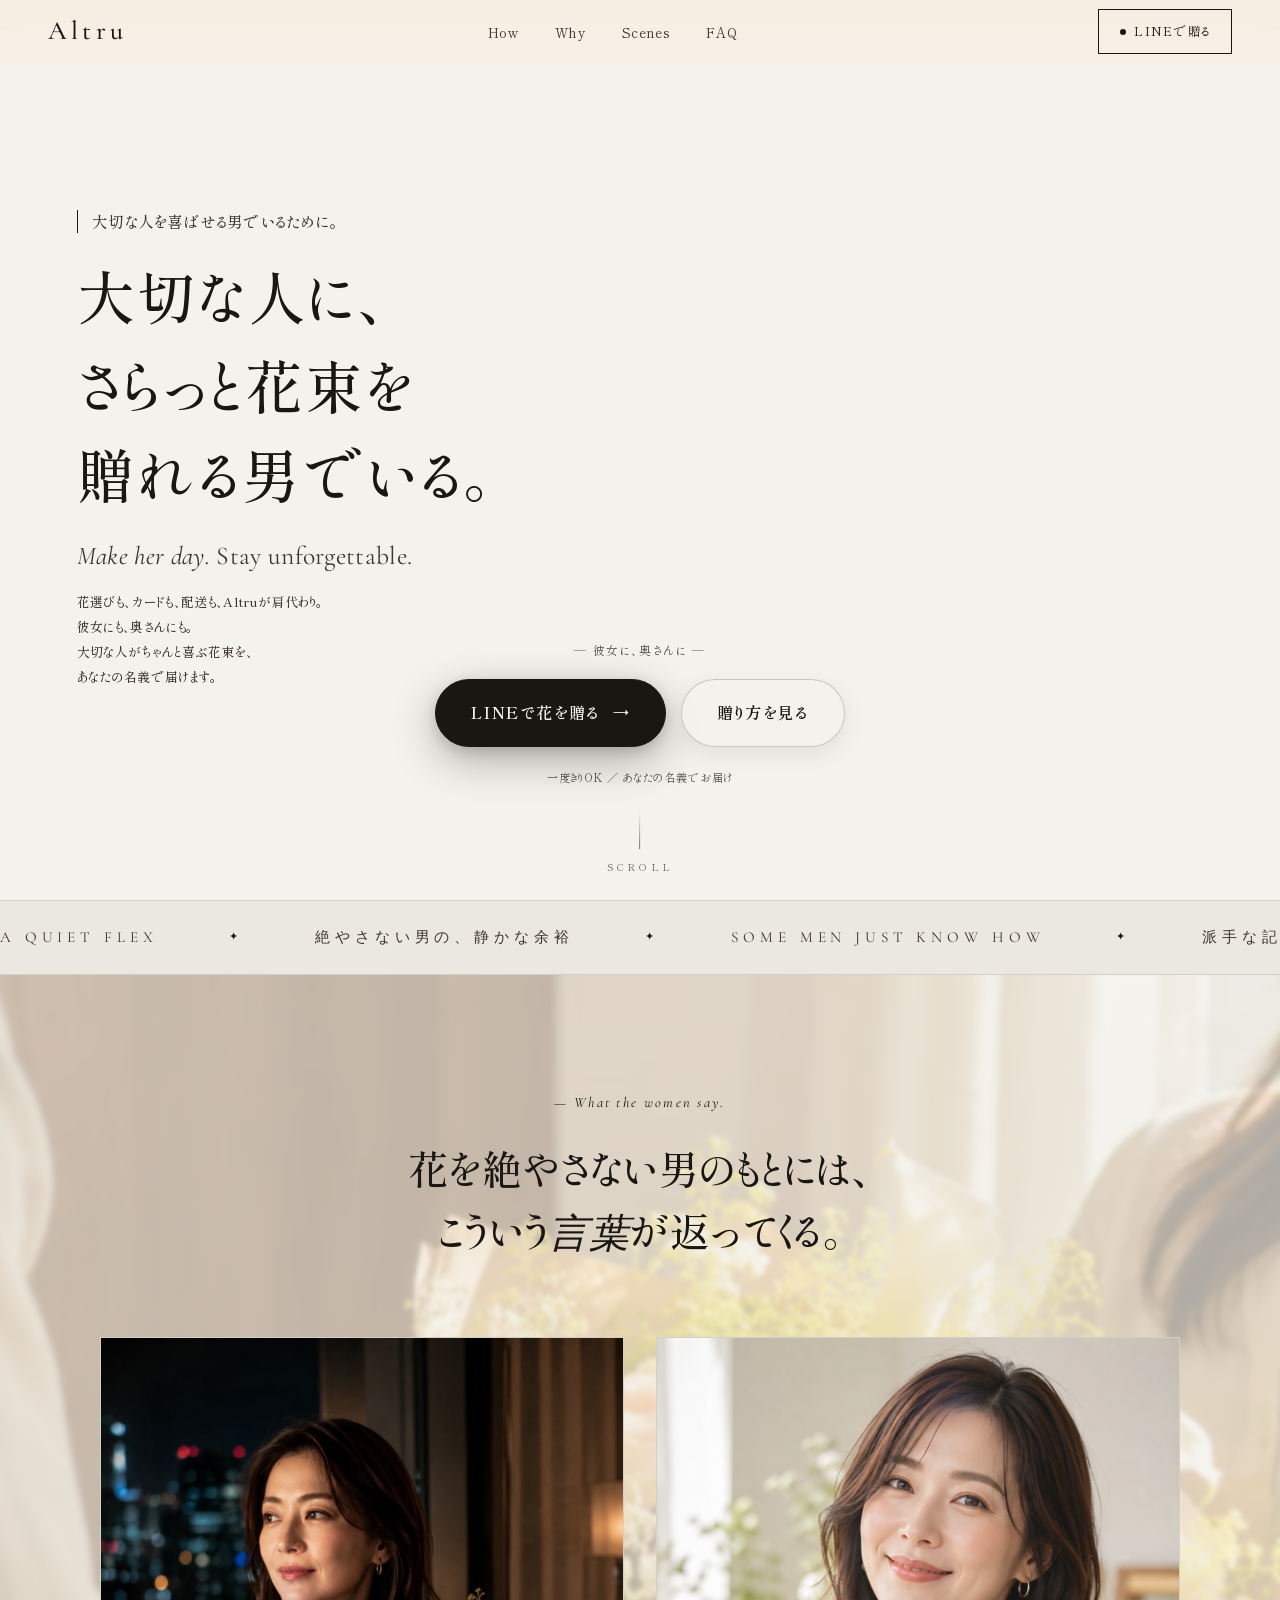
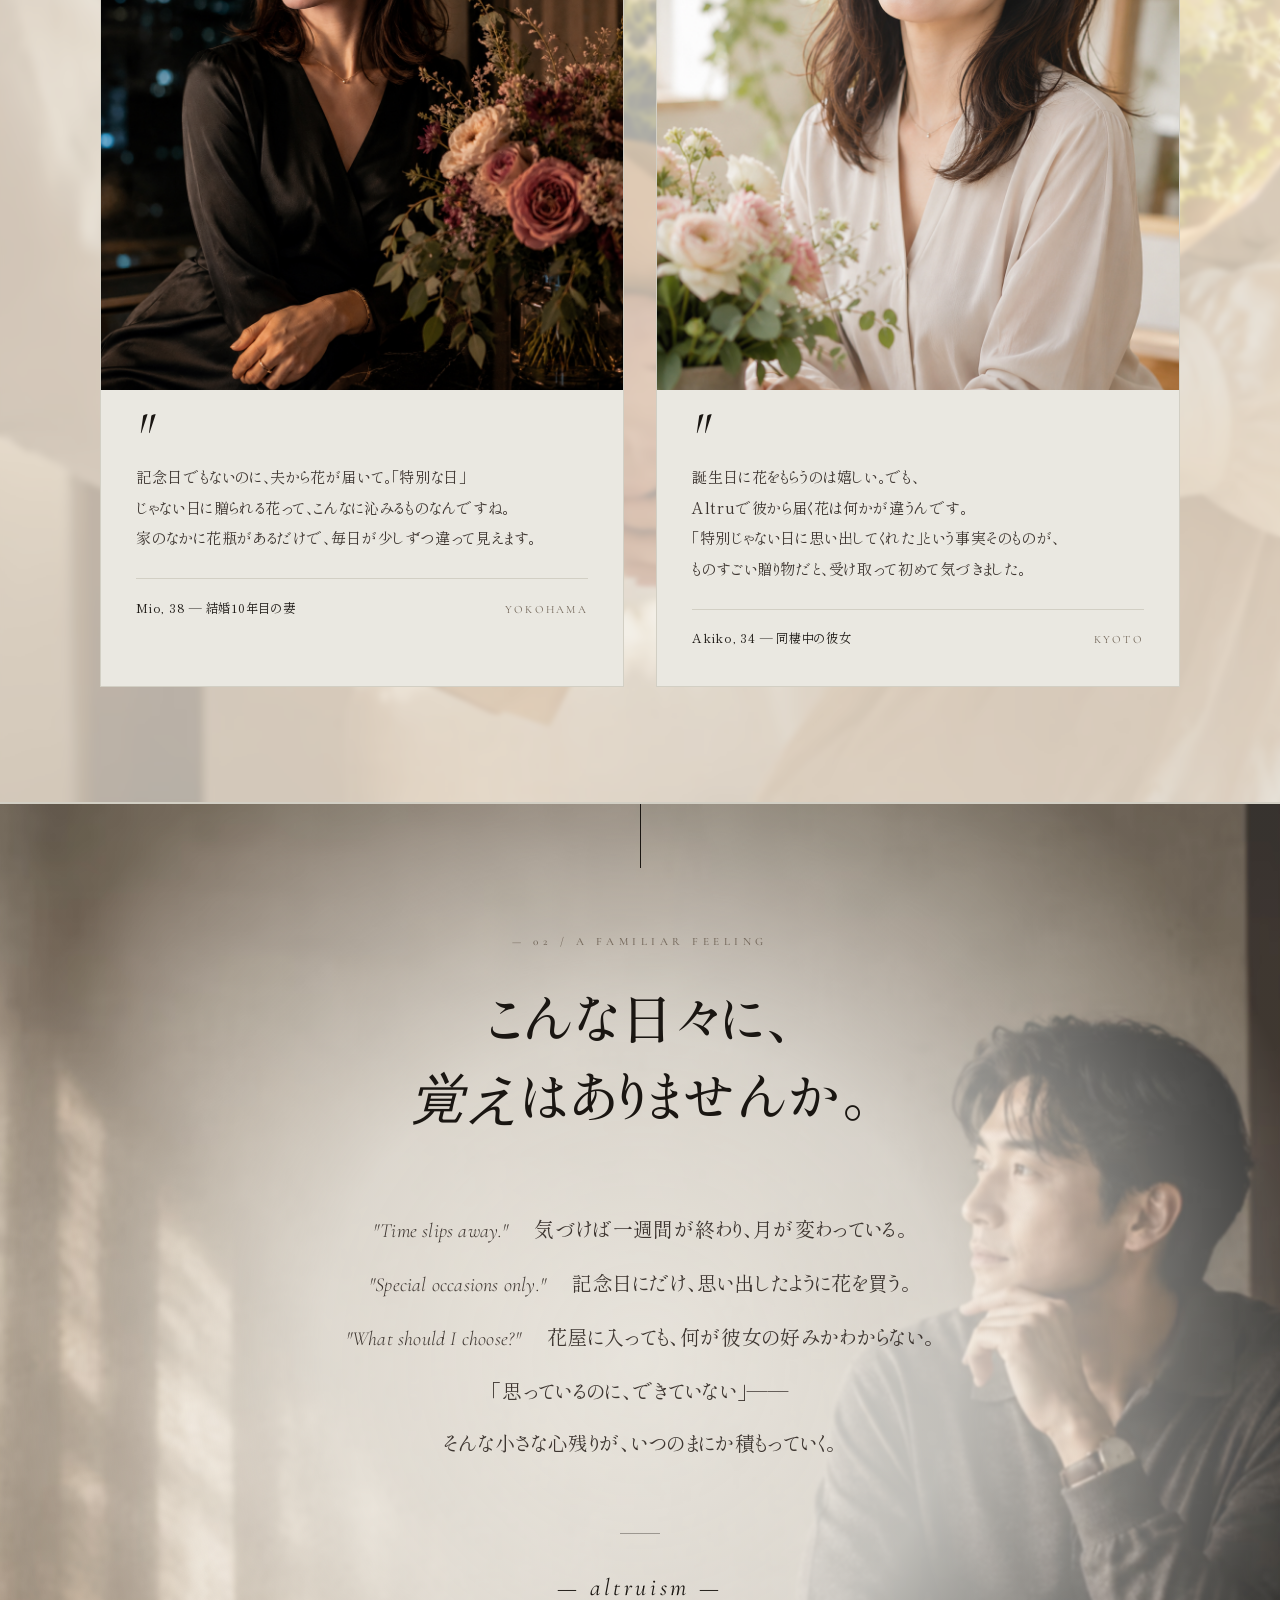
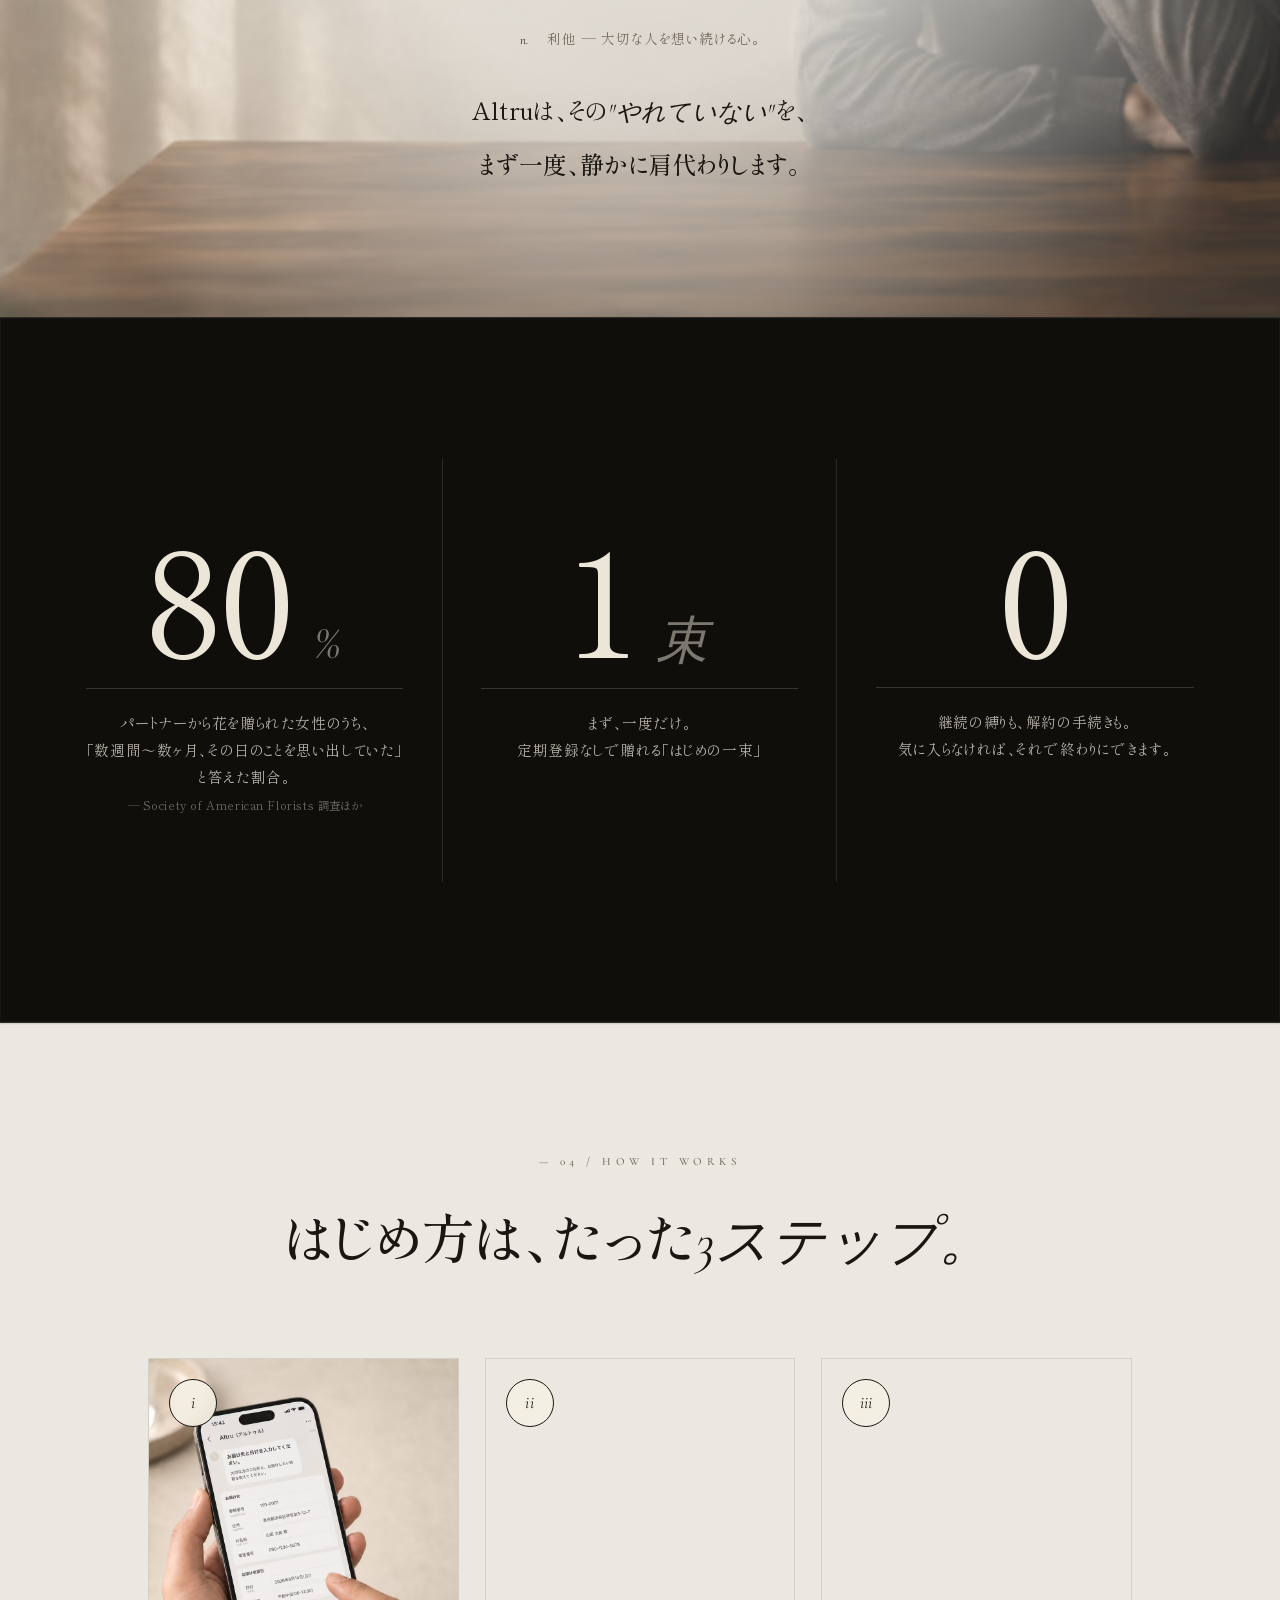
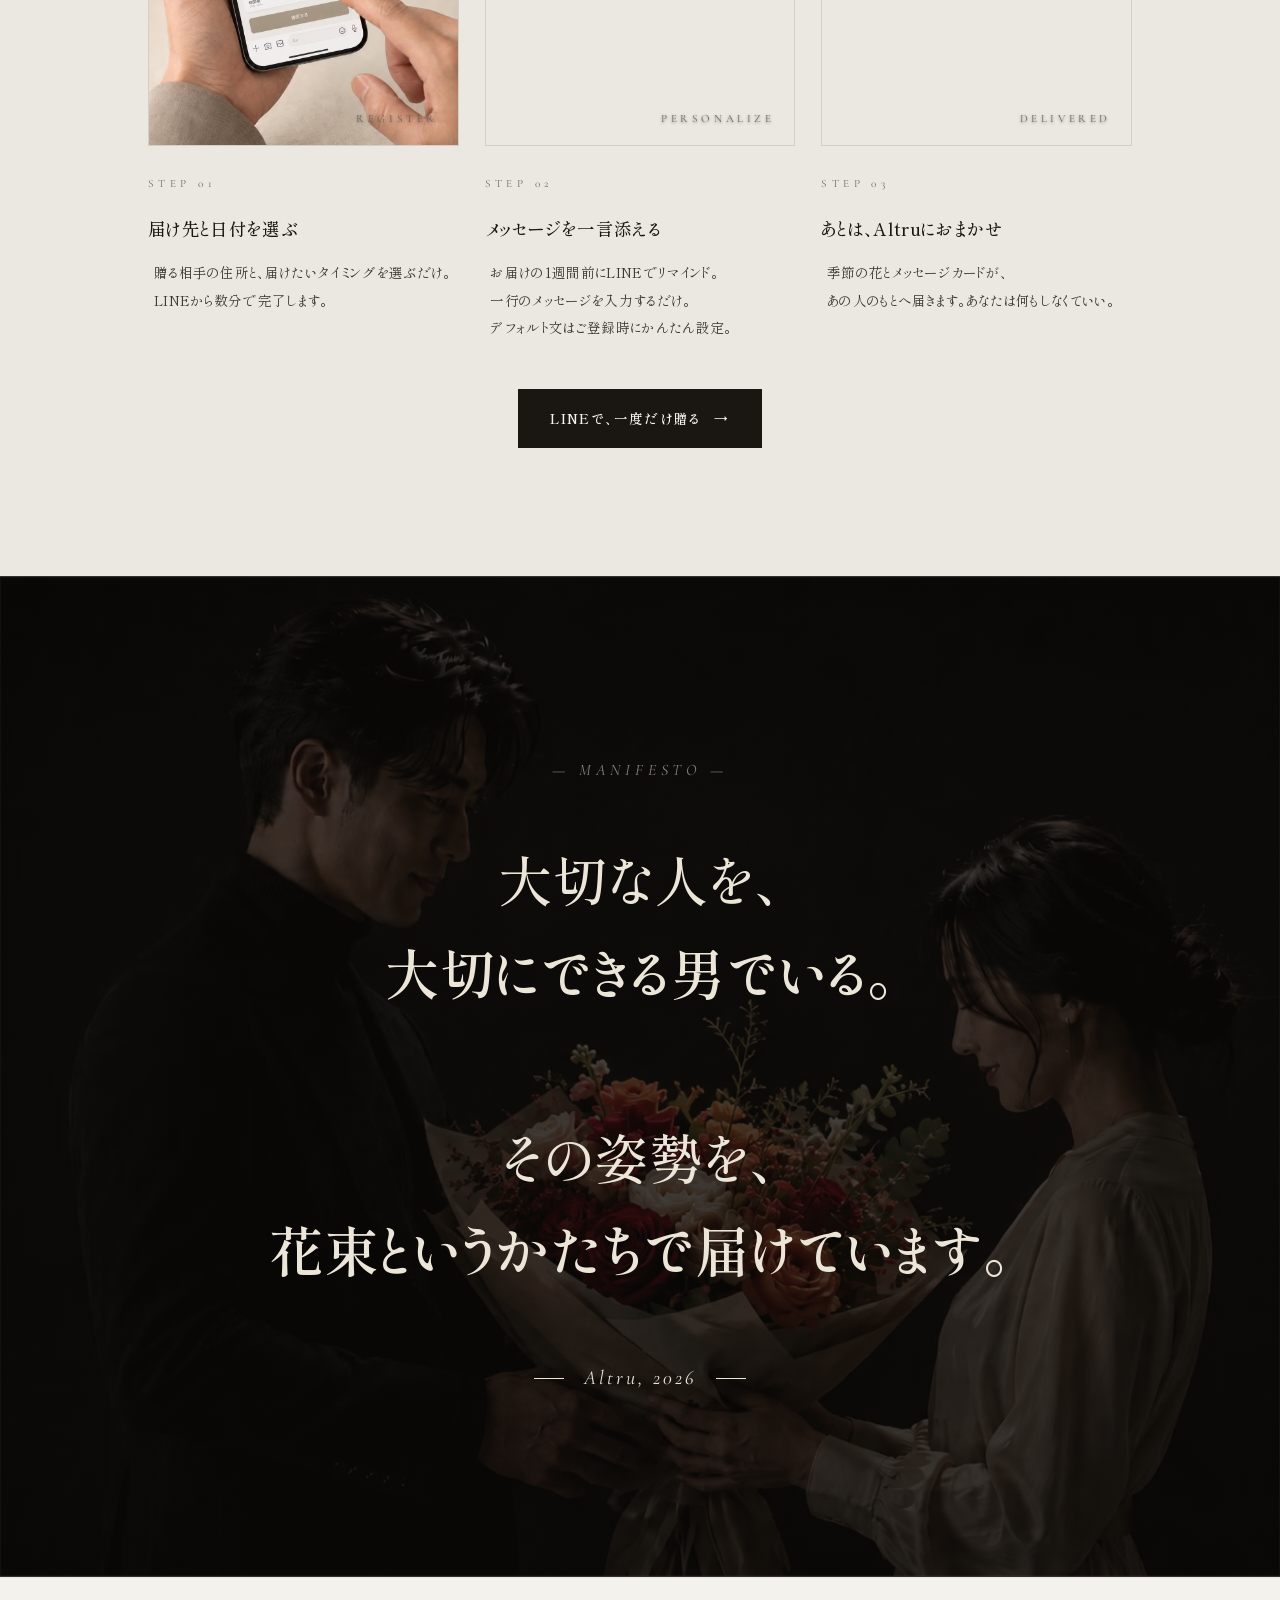
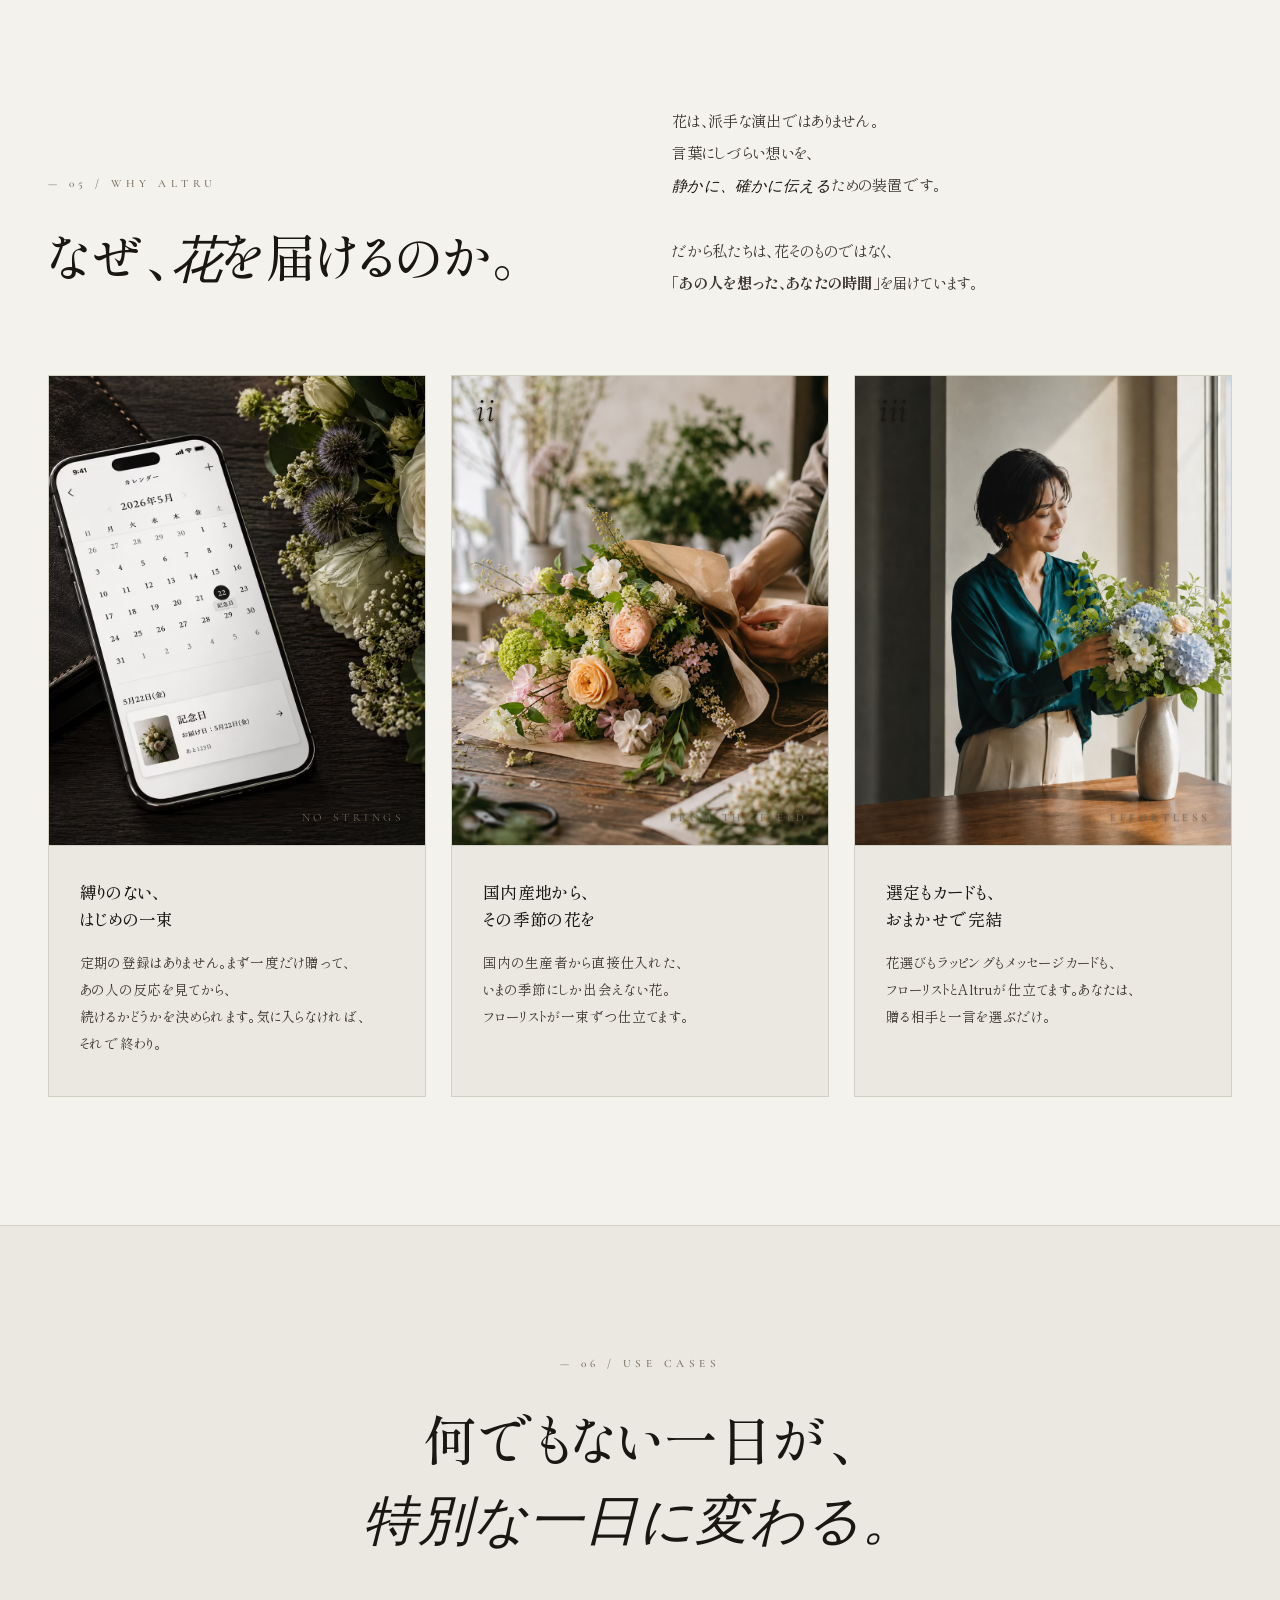
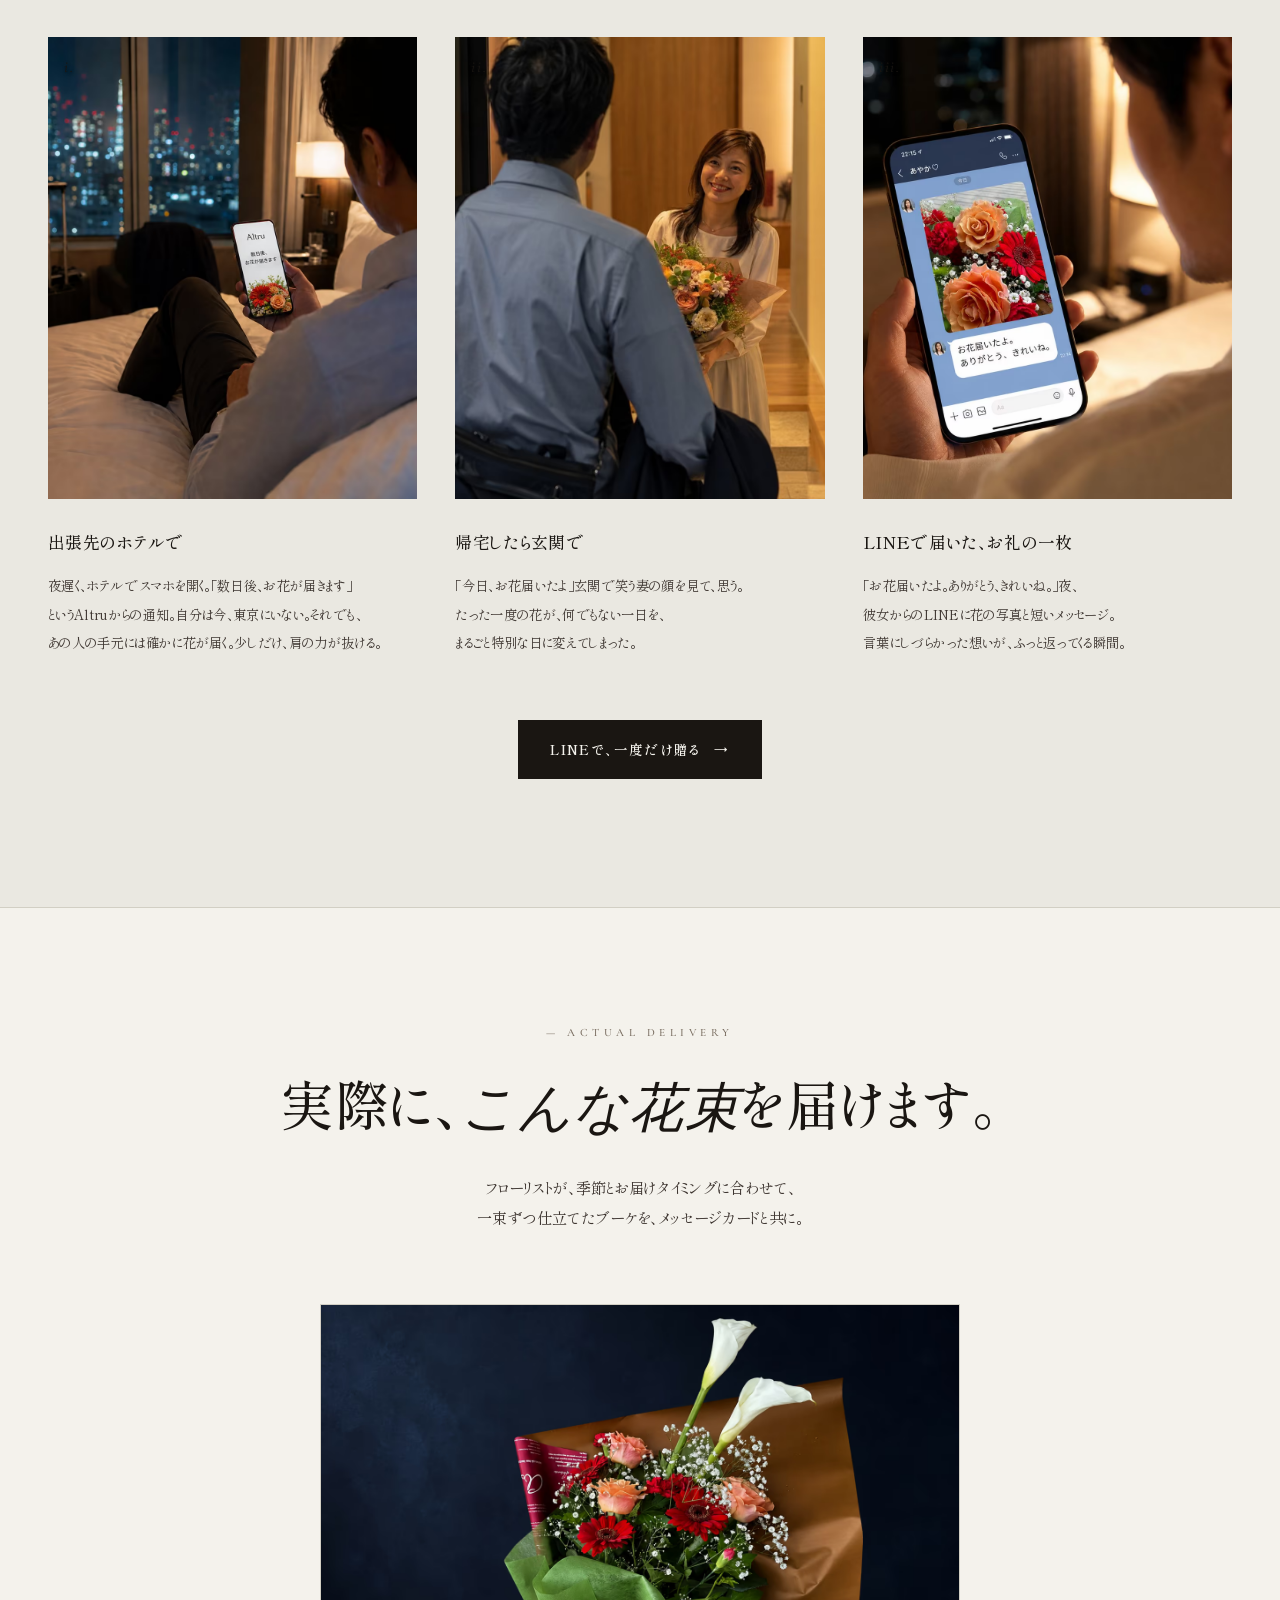
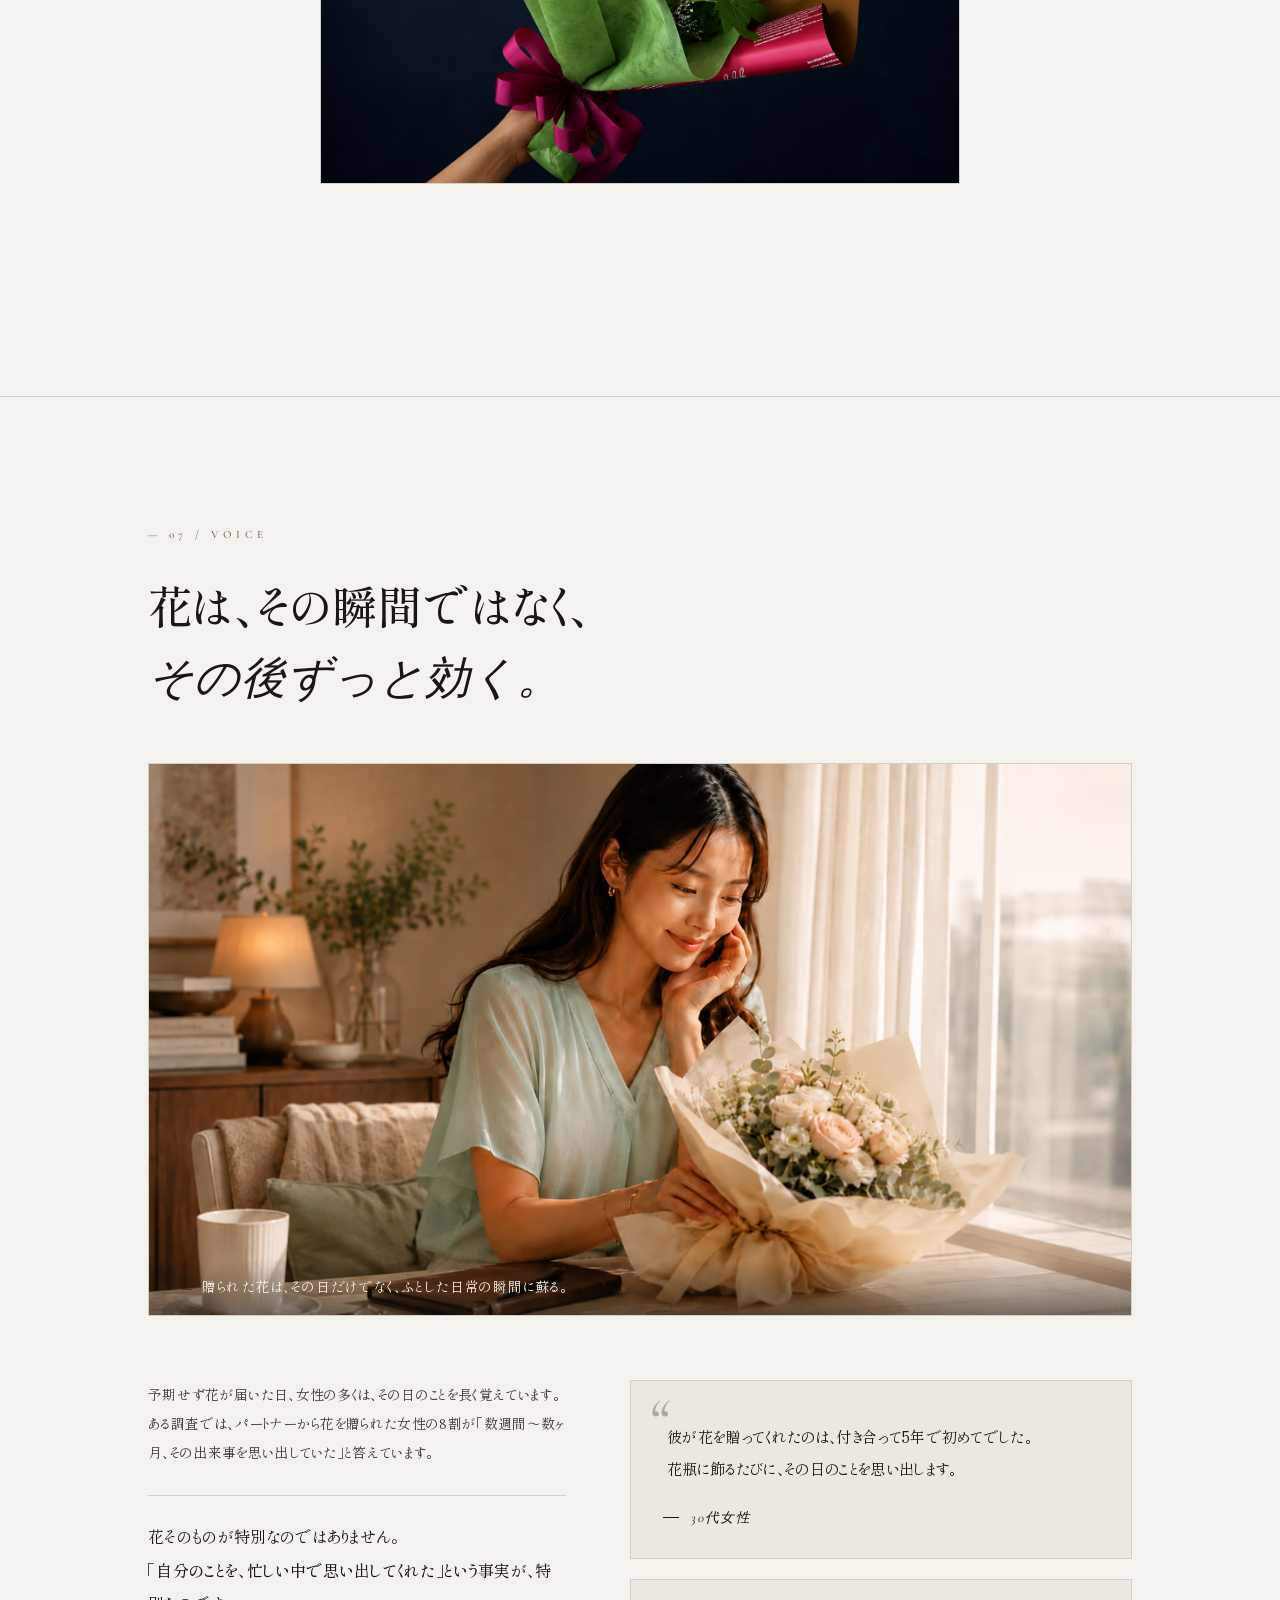
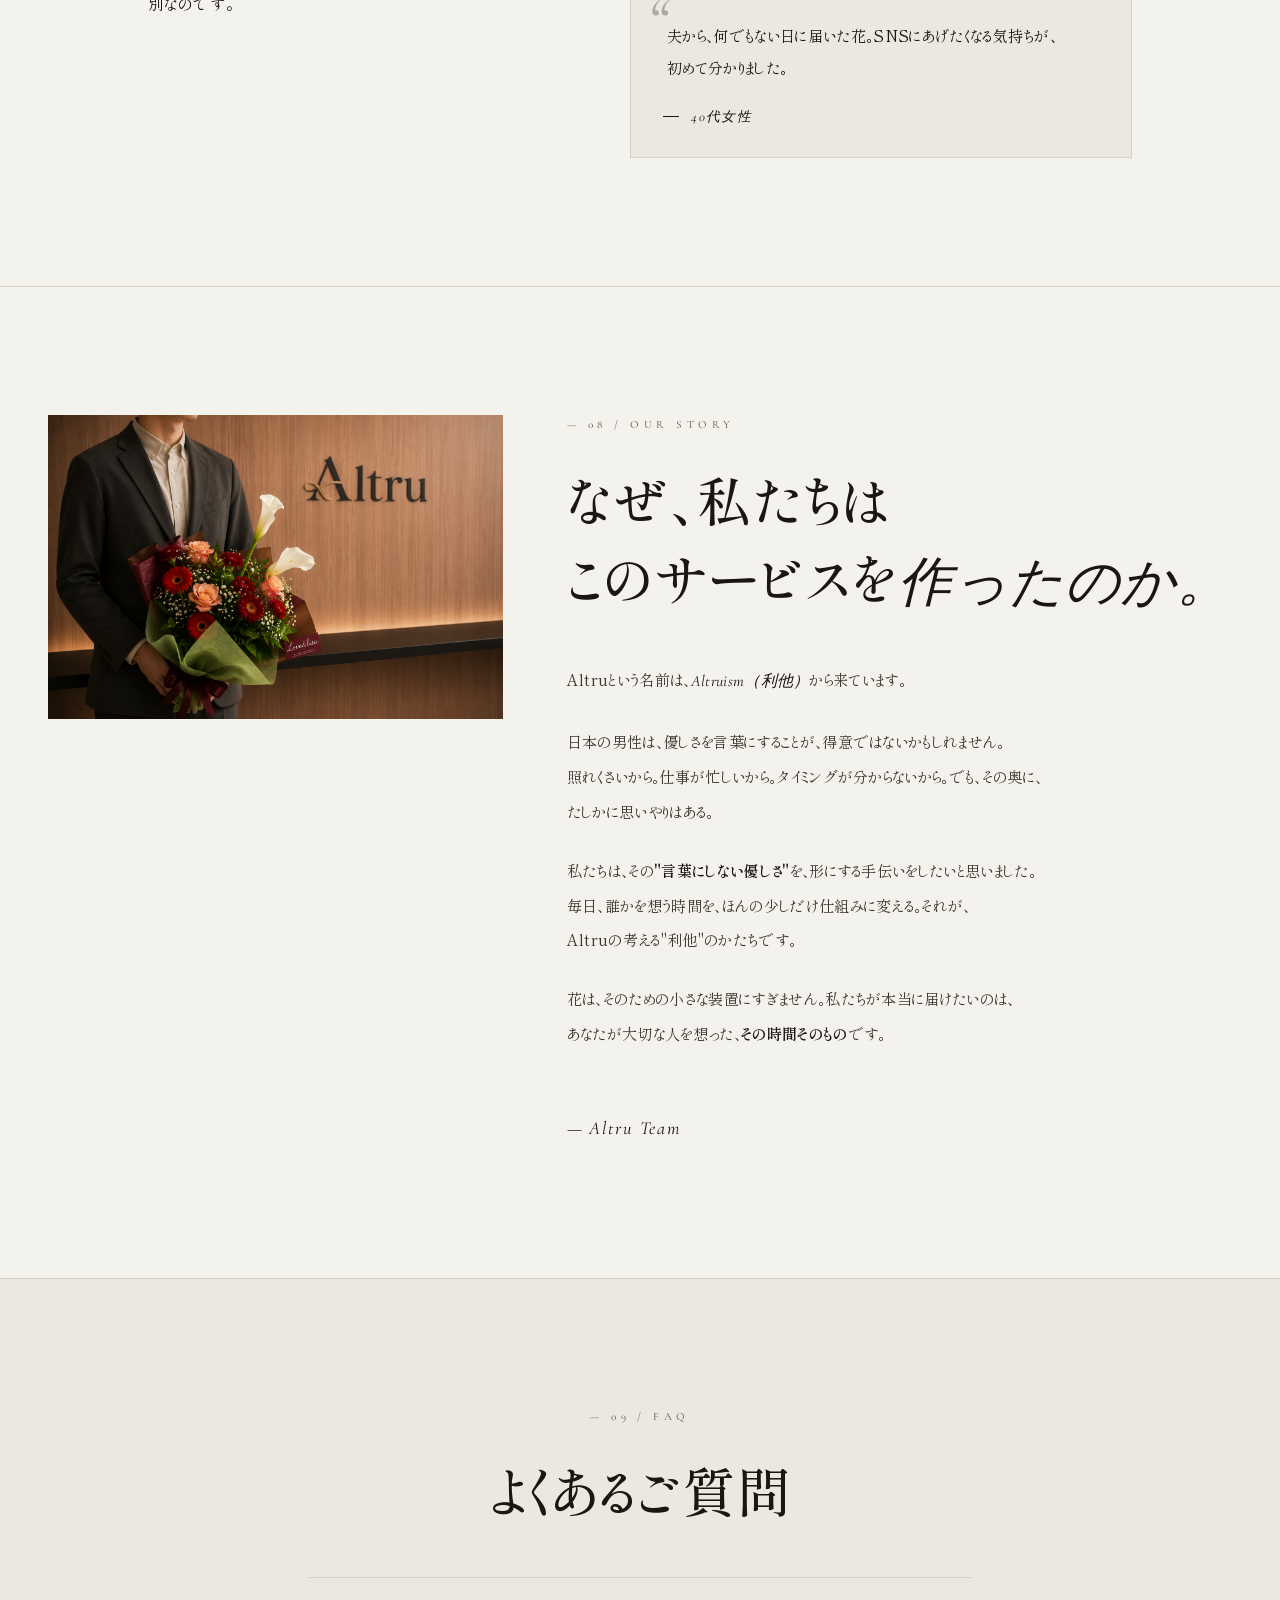
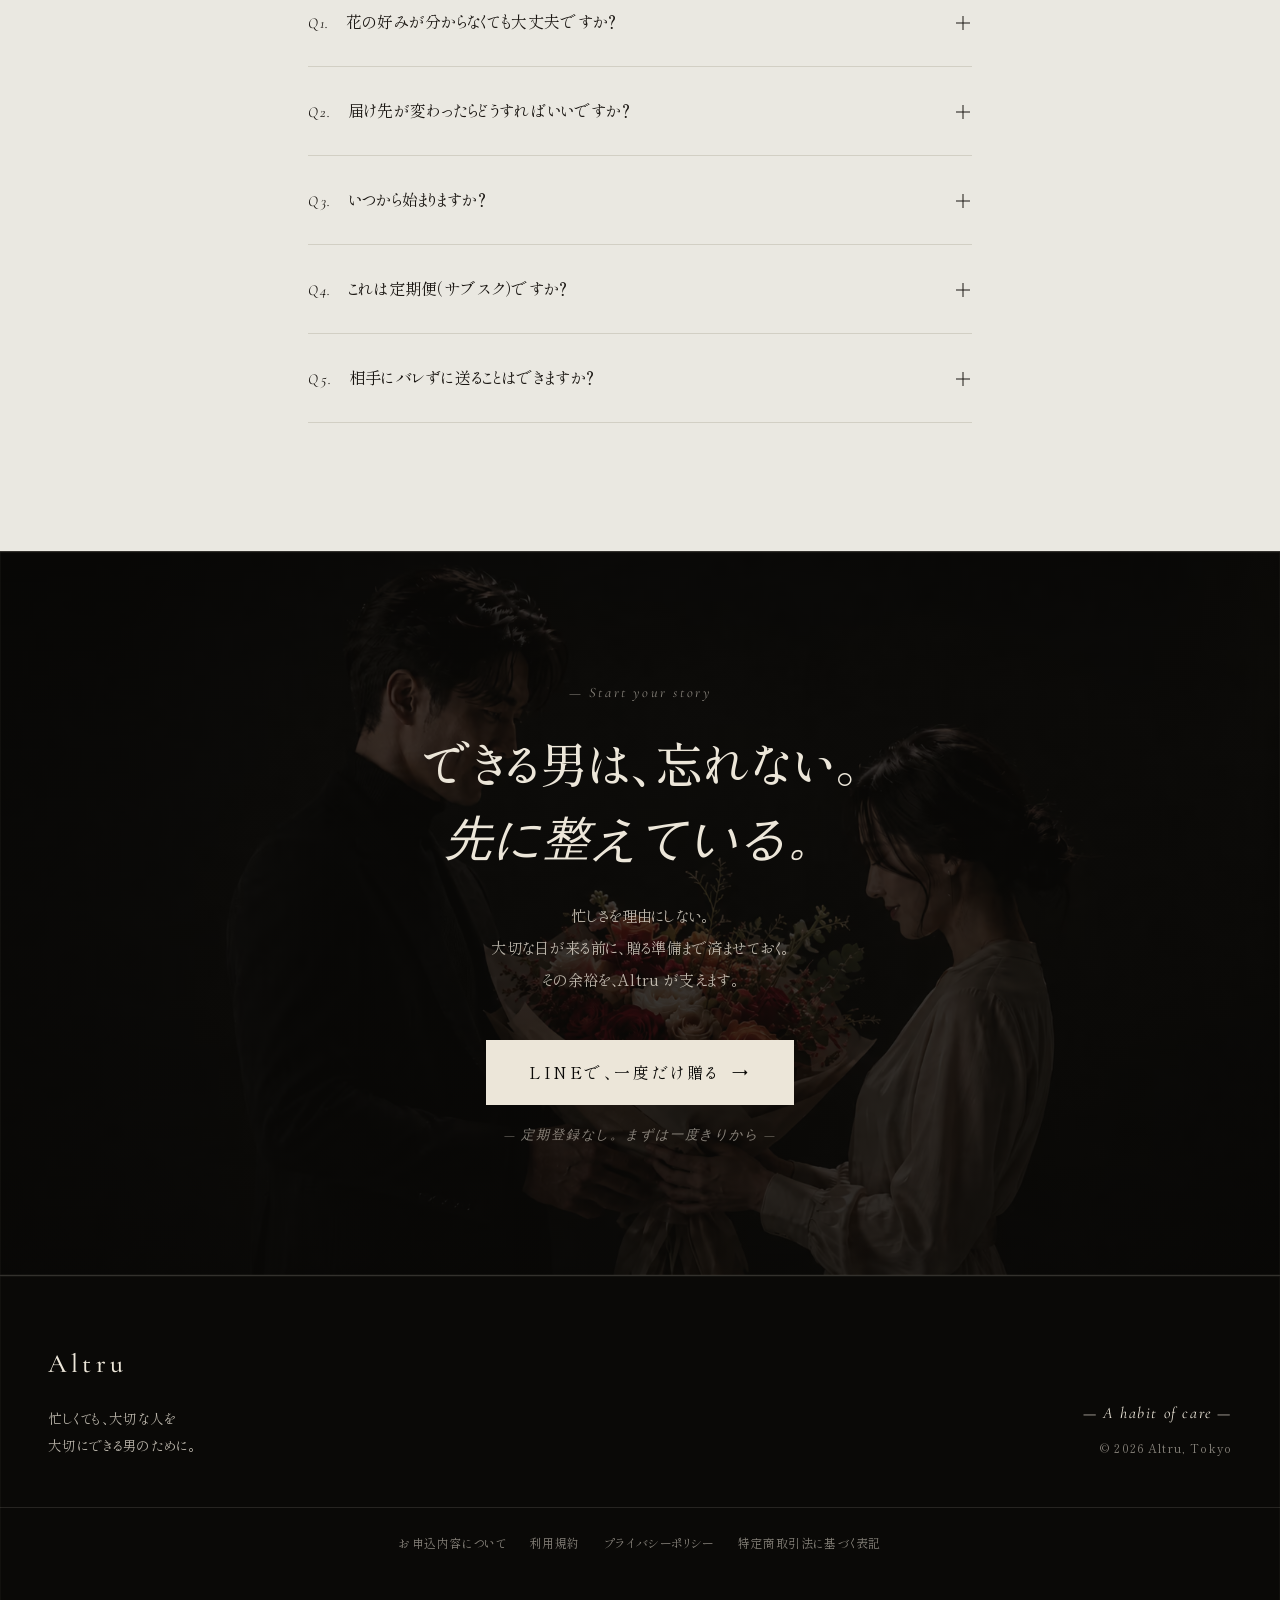
<file: index.html>
<!DOCTYPE html>
<html lang="ja">
<head>
<style data-omelette-injected>html,body{background:transparent}</style><script data-omelette-injected>(()=>{var j=["https://claude.ai","https://preview.claude.ai","https://eap-omelette.claude.ai"];var x=true;var S=30000;var f=3000;document.addEventListener("DOMContentLoaded",()=>{const H=window.Babel;const G="om-src-id";if(H&&H.registerPlugin&&!(H.availablePlugins&&H.availablePlugins[G])){H.registerPlugin(G,({types:Y})=>({visitor:{JSXOpeningElement(U,Q){const J=U.node;if(J.name&&J.name.type==="JSXMemberExpression")return;for(let V=0;V<J.attributes.length;V++){const L=J.attributes[V];if(L.type==="JSXAttribute"&&L.name&&L.name.name==="data-om-id")return}const W=Q.file&&Q.file.opts&&Q.file.opts.filename||"?";const Z=J.loc&&J.loc.start;const z=`jsx:${W}:${J.start??0}:${Z?Z.line:0}:${Z?Z.column+1:0}`;J.attributes.push(Y.jsxAttribute(Y.jsxIdentifier("data-om-id"),Y.stringLiteral(z)))}}}))}const k="om-text-extract";let A=false;if(x&&H&&H.registerPlugin&&!(H.availablePlugins&&H.availablePlugins[k])){const Y=window.React;if(Y&&Y.useSyncExternalStore&&Y.createElement){A=true;const U={};const Q=new Set;let J=0;window.__omTextO=U;window.__omTextSet=(z)=>{for(const V in z){const L=z[V];if(L==null)delete U[V];else U[V]=L}J++;Q.forEach((V)=>V())};const W=(z)=>{Q.add(z);return()=>Q.delete(z)};const Z=()=>J;window.__OmT=function z(V){Y.useSyncExternalStore(W,Z,Z);return Y.createElement("span",{"data-om-text":V.i,className:"__om-t"},V.i in U?U[V.i]:V.children)};H.registerPlugin(k,({types:z})=>{const V={style:1,script:1,noscript:1,textarea:1,title:1,option:1,text:1,tspan:1,textPath:1};const L={placeholder:1,alt:1,title:1,label:1,"aria-label":1,"aria-description":1,"aria-placeholder":1};const _=($,C)=>z.logicalExpression("??",z.memberExpression(z.logicalExpression("||",z.memberExpression(z.identifier("window"),z.identifier("__omTextO")),z.objectExpression([])),z.stringLiteral($),true),C);const E=($)=>$.file&&$.file.opts&&$.file.opts.filename||"?";const B=($)=>$.file&&$.file.code||"";const b=($,C)=>{const X=(F)=>F&&F.start!=null&&F.end!=null&&(F.type==="StringLiteral"||F.type==="TemplateLiteral"&&F.expressions.length===0)?[F.start,F.end]:null;const N=X(C);if(N)return N;if(C&&C.type==="Identifier"){const F=$.scope.getBinding(C.name);if(F&&F.constant&&F.path.node.type==="VariableDeclarator"){return X(F.path.node.init)}}return null};const m=($,C,X)=>{const N=$.node;let F=false;const w=(K,q)=>{F=true;return z.jsxElement(z.jsxOpeningElement(z.jsxIdentifier("__OmT"),[z.jsxAttribute(z.jsxIdentifier("i"),z.stringLiteral(K))],false),z.jsxClosingElement(z.jsxIdentifier("__OmT")),[q],false)};const D=N.children.map((K)=>{if(K.type==="JSXText"){if(K.start==null||K.end==null)return K;const q=X.slice(K.start,K.end);const M=q.length-q.trimStart().length;const R=q.length-q.trimEnd().length;if(M+R>=q.length)return K;return w(`txt:${C}:${K.start+M}:${K.end-R}`,K)}if(K.type==="JSXExpressionContainer"){const q=b($,K.expression);if(q)return w(`str:${C}:${q[0]}:${q[1]}`,K)}return K});if(F)N.children=D};return{visitor:{JSXOpeningElement($,C){const X=$.node;const N=E(C);const F={};for(let w=0;w<X.attributes.length;w++){const D=X.attributes[w];if(D.type!=="JSXAttribute"||!D.name)continue;const K=D.name.name;if(!L[K])continue;if(!D.value||D.value.type!=="StringLiteral")continue;if(D.value.start==null||D.value.end==null)continue;const q=`txt:${N}:${D.value.start}:${D.value.end}`;F[K]=q;D.value=z.jsxExpressionContainer(_(q,z.stringLiteral(D.value.value)))}if(Object.keys(F).length){X.attributes.push(z.jsxAttribute(z.jsxIdentifier("data-om-text-attrs"),z.stringLiteral(JSON.stringify(F))))}},JSXElement($,C){const X=$.node.openingElement;const N=X&&X.name&&X.name.name;if(N==="__OmT")return;if(typeof N==="string"&&V[N])return;m($,E(C),B(C))},JSXFragment($,C){m($,E(C),B(C))}}}})}}const u=A?["transform-react-jsx-source",G,k]:["transform-react-jsx-source",G];document.querySelectorAll('script[type="text/babel"],script[type="text/jsx"]').forEach((Y,U)=>{const Q=Y.getAttribute("data-plugins")||"";const J=u.filter((W)=>Q.indexOf(W)<0);if(J.length){Y.setAttribute("data-plugins",Q?`${Q},${J.join(",")}`:J.join(","))}if(!Y.hasAttribute("data-filename")){Y.setAttribute("data-filename",Y.getAttribute("src")||`inline-${U}`)}})});var y=window.parent;if(y&&y!==window){const H=(Q,J)=>{try{y.postMessage({__omelette_log:true,type:Q,data:J},"*")}catch{}};["log","warn","error"].forEach((Q)=>{const J=console[Q];console[Q]=(...W)=>{const Z=W.map((z)=>{try{return typeof z==="object"?JSON.stringify(z):String(z)}catch{try{return String(z)}catch{return"[unstringifiable]"}}}).join(" ");H(Q,Z);J.apply(console,W)}});window.addEventListener("error",(Q)=>{const J=Q.target;if(J&&J!==window&&J.tagName){const W=J.src||J.href||"";H("resource_error",`${J.tagName} failed to load: ${W}`)}else{H("error",`${Q.message||"Unknown error"} at ${Q.filename||"?"}:${Q.lineno||0}:${Q.colno||0}`)}},true);window.addEventListener("unhandledrejection",(Q)=>{const J=Q.reason;const W=J instanceof Error?`${J.message} ${J.stack}`:String(J);H("error",`Unhandled rejection: ${W}`)});const G=()=>{try{y.postMessage({type:"omelette:height",height:document.documentElement.scrollHeight},"*")}catch{}};if(document.readyState==="complete")G();else window.addEventListener("load",G);if(window.ResizeObserver)new ResizeObserver(G).observe(document.documentElement);const k={};let A=0;window.claude={complete(Q){return new Promise((J,W)=>{if(!j.length){W(new Error("claude.complete: no parent origin"));return}const Z=`c${++A}`;const z=()=>setTimeout(()=>{delete k[Z];W(new Error(`claude.complete: no data for ${S/1000}s`))},S);const V=z();k[Z]={resolve:J,reject:W,text:"",t:V,arm:z};try{for(const L of j){y.postMessage({__om_api:true,id:Z,body:Q},L)}}catch(L){clearTimeout(V);delete k[Z];W(L)}})}};const u={};let Y=0;window.omelette={writeFile:(Q,J)=>new Promise((W,Z)=>{if(!j.length){W();return}const z=`f${++Y}`;const V=setTimeout(()=>{delete u[z];W()},f);u[z]={resolve:W,reject:Z,t:V};try{for(const L of j){y.postMessage({__om_file:true,id:z,op:"write",path:Q,content:J},L)}}catch{clearTimeout(V);delete u[z];W()}})};const U=(Q)=>{try{return JSON.stringify(Q)}catch{return JSON.stringify(String(Q))}};window.addEventListener("message",(Q)=>{if(j.indexOf(Q.origin)<0)return;if(Q.source!==y)return;const J=Q.data;if(!J)return;if(J.__om_file_r){const z=u[J.id];if(!z)return;clearTimeout(z.t);delete u[J.id];if(J.ok)z.resolve();else z.reject(new Error(J.error||"write failed"));return}if(J.__om_api_r){const z=k[J.id];if(!z)return;if(J.error!=null){clearTimeout(z.t);delete k[J.id];z.reject(new Error(J.error));return}if(J.chunk!=null){clearTimeout(z.t);z.t=z.arm();z.text+=J.chunk;return}if(J.done){clearTimeout(z.t);delete k[J.id];z.resolve(J.text!=null?J.text:z.text);return}return}if(!J.__om_eval)return;const W=J;const Z=(z)=>{Q.source.postMessage({...z,__om_eval_r:1,id:W.id},Q.origin)};try{const z=(0,eval)(W.code);if(z&&typeof z.then==="function"){z.then((V)=>Z({ok:1,v:U(V)}),(V)=>Z({ok:0,e:String(V)}))}else{Z({ok:1,v:U(z)})}}catch(z){Z({ok:0,e:String(z)})}})}})();
</script>

<meta charset="UTF-8">
<meta name="viewport" content="width=device-width, initial-scale=1.0">
<!-- Microsoft Clarity -->
<script type="text/javascript">
    (function(c,l,a,r,i,t,y){
        c[a]=c[a]||function(){(c[a].q=c[a].q||[]).push(arguments)};
        t=l.createElement(r);t.async=1;t.src="https://www.clarity.ms/tag/"+i;
        y=l.getElementsByTagName(r)[0];y.parentNode.insertBefore(t,y);
    })(window, document, "clarity", "script", "wsezopcxvw");
</script>
<title>Altru</title>
<link rel="preconnect" href="https://fonts.googleapis.com">
<link rel="preconnect" href="https://fonts.gstatic.com" crossorigin>
<link href="https://fonts.googleapis.com/css2?family=Shippori+Mincho:wght@400;500;600;700;800&family=Noto+Sans+JP:wght@300;400;500;700&family=Cormorant+Garamond:ital,wght@0,300;0,400;0,500;0,600;1,300;1,400&display=swap" rel="stylesheet">

<!-- LCP: preload the FV image so the browser fetches it before CSS resolves -->
<link rel="preload" as="image" type="image/avif" href="a_FV_Mobile_v4.avif" media="(max-width: 768px)" fetchpriority="high">
<link rel="preload" as="image" type="image/avif" href="a_FV_Desktop_v3.avif" media="(min-width: 769px)" fetchpriority="high">
<style>
/* ============ TOKENS — Sumi (Paper × Sumi × Gold) ============ */
:root {
  /* === LIGHT SURFACE: Hakuji 白磁 === */
  --bg:        #F4F2EC;
  --bg-1:      #EAE8E1;
  --bg-2:      #E0DDD3;
  --bg-deep:   #D2CFC4;
  --paper:     #F4F2EC;

  /* === DARK SURFACE === */
  --bg-dark:    #0A0907;
  --bg-dark-1:  #100E0B;
  --bg-dark-2:  #161310;
  --line-dark:  rgba(236,230,217,0.18);

  /* === TYPE: Sumi 墨 === */
  --ink:        #1A1612;
  --ink-soft:  #3D3530;
  --ink-mute:  #75695C;
  --ink-faint: #B5A89A;

  --line:       #D2CFC4;
  --line-soft: #E2DFD7;

  /* === ACCENTS: Sumi only — no gold === */
  --gold:       #1A1612;       /* Sumi: accent collapses to ink */
  --gold-deep:  #000000;
  --gold-soft:  #5A5246;
  --rust:       #A65A36;
  --nav-h:      64px;
}

/* === Inverted (dark) section context === */
.inv {
  --bg:        #0A0907;
  --bg-1:      #100E0B;
  --bg-2:      #161310;
  --paper:     #0A0907;
  --ink:       #ECE6D9;
  --ink-soft:  rgba(236,230,217,0.78);
  --ink-mute:  rgba(236,230,217,0.55);
  --ink-faint: rgba(236,230,217,0.28);
  --line:      rgba(236,230,217,0.18);
  --line-soft: rgba(236,230,217,0.10);
  --gold:      #ECE6D9;
  --gold-deep: #ECE6D9;
  --gold-soft: rgba(236,230,217,0.65);
  background:  var(--bg);
  color:       var(--ink);
}
/* hairline transition between paper and dark */
.inv::before {
  content:''; position:absolute; left:0; right:0; top:0; height:1px;
  background: rgba(0,0,0,0.06); pointer-events:none;
}
.inv + section:not(.inv)::before, section:not(.inv) + .inv::before {
  content:''; position:absolute; left:0; right:0; top:0; height:1px;
  background: rgba(0,0,0,0.04); pointer-events:none;
}

/* ============ RESET ============ */
*, *::before, *::after { box-sizing: border-box; margin: 0; padding: 0; }
html { scroll-behavior: smooth; font-size: 16px; }
body {
  font-family: 'Shippori Mincho', 'Noto Serif JP', serif;
  background: #F4F2EC;
  color: #1A1612;
  -webkit-font-smoothing: antialiased;
  font-feature-settings: "palt";
  letter-spacing: 0.02em;
  line-height: 1.85;
  overflow-x: hidden;
  word-break: keep-all;
  overflow-wrap: break-word;
  line-break: strict;
}
p, h1, h2, h3, h4, .section-hl, .hero-hl, .hero-lede, .koan__line,
.about__hl, .features__hl, .voice__hl, .cta-section__hl,
.about__lede, .features__lede, .scenes__body, .voice__intro,
.story__body p, .faq__a, .price__context, .price__note {
  word-break: keep-all;
  overflow-wrap: break-word;
  line-break: strict;
}
img, svg { display: block; max-width: 100%; }
a { color: inherit; text-decoration: none; }
button, input, textarea { font-family: inherit; }
::selection { background: var(--gold); color: var(--paper); }

/* ============ TYPE ============ */
.f-mincho  { font-family: 'Shippori Mincho', 'Noto Serif JP', serif; }
.f-display { font-family: 'Cormorant Garamond', serif; letter-spacing: 0.01em; font-style: italic; font-weight: 300; }

.eyebrow {
  font-family: 'Cormorant Garamond', serif;
  font-style: italic;
  font-size: 0.95rem;
  letter-spacing: 0.18em;
  color: var(--gold);
  font-weight: 400;
}
.eyebrow-num {
  font-family: 'Cormorant Garamond', serif;
  font-size: 0.7rem;
  letter-spacing: 0.4em;
  color: var(--ink-mute);
  text-transform: uppercase;
  font-weight: 500;
}

.section-hl {
  font-family: 'Shippori Mincho', serif;
  font-weight: 500;
  font-size: clamp(2rem, 4.2vw, 3.4rem);
  line-height: 1.45;
  letter-spacing: 0.01em;
}
.section-hl em {
  font-family: 'Cormorant Garamond', serif;
  font-style: italic;
  font-weight: 400;
  color: var(--gold);
  letter-spacing: 0.02em;
}

.logo {
  font-family: 'Cormorant Garamond', serif;
  font-weight: 500;
  font-size: 1.65rem;
  letter-spacing: 0.16em;
}

/* ============ LAYOUT ============ */
.container { max-width: 1320px; margin: 0 auto; padding: 0 clamp(1.25rem, 4vw, 3rem); }
.container--narrow { max-width: 760px; margin: 0 auto; padding: 0 clamp(1.25rem, 4vw, 3rem); }
.container--mid { max-width: 1080px; margin: 0 auto; padding: 0 clamp(1.25rem, 4vw, 3rem); }
.section { padding: clamp(5rem, 10vw, 9rem) 0; position: relative; }

/* ============ NAV ============ */
.nav {
  position: fixed; top: 0; left: 0; right: 0; z-index: 100;
  height: var(--nav-h);
  background: rgba(245,239,227,0.78);
  backdrop-filter: blur(20px);
  -webkit-backdrop-filter: blur(20px);
  display: flex; align-items: center;
  transition: background .35s ease, border-color .35s ease;
  border-bottom: 1px solid transparent;
}
.nav.scrolled {
  background: rgba(245,239,227,0.95);
  border-bottom-color: var(--line);
}
.nav__inner { display:flex; align-items:center; justify-content:space-between; width:100%; }
.nav__links { display:flex; align-items:center; gap: 2.25rem; list-style:none; }
.nav__links a {
  font-family: 'Shippori Mincho', serif;
  font-size: 0.82rem;
  letter-spacing: 0.05em;
  color: var(--ink-soft);
  position: relative;
  padding: 4px 0;
  transition: color 0.25s;
}
.nav__links a::after {
  content:''; position:absolute; left:0; bottom:0;
  width:0; height:1px; background: var(--gold);
  transition: width 0.4s cubic-bezier(.6,.05,.05,1);
}
.nav__links a:hover { color: var(--ink); }
.nav__links a:hover::after { width: 100%; }
.nav__cta {
  display: inline-flex; align-items:center; gap: 0.55rem;
  font-family: 'Shippori Mincho', serif;
  font-size: 0.78rem; letter-spacing: 0.1em;
  color: var(--ink); border: 1px solid var(--gold);
  padding: 0.6rem 1.3rem;
  background: transparent;
  transition: all 0.35s cubic-bezier(.6,.05,.05,1);
  position: relative; overflow: hidden;
}
.nav__cta::before {
  content:''; position:absolute; inset:0; background: var(--gold);
  transform: translateX(-101%);
  transition: transform .4s cubic-bezier(.6,.05,.05,1);
}
.nav__cta > * { position: relative; z-index: 1; }
.nav__cta:hover { color: var(--bg); }
.nav__cta:hover::before { transform: translateX(0); }
.nav__cta-dot {
  width: 6px; height: 6px; border-radius: 50%; background: var(--gold);
  transition: background .35s;
}
.nav__cta:hover .nav__cta-dot { background: var(--bg); }
.nav__cta-ja {
  font-size: 0.7rem;
  letter-spacing: 0.06em;
  color: var(--ink-mute);
  margin-left: 0.15em;
  transition: color .35s;
}
.nav__cta:hover .nav__cta-ja { color: rgba(245,239,227,0.8); }

.nav__burger {
  display:none; cursor:pointer; background:none; border:none;
  width: 28px; height: 18px; position: relative;
  flex-direction: column; justify-content: space-between;
}
.nav__burger span { display:block; height:1px; background: var(--ink); transition: all .35s cubic-bezier(.4,0,.2,1); }
.nav__burger.open span:nth-child(1) { transform: translateY(8px) rotate(45deg); }
.nav__burger.open span:nth-child(2) { opacity:0; }
.nav__burger.open span:nth-child(3) { transform: translateY(-9px) rotate(-45deg); }

.mobile-menu {
  position: fixed; top: var(--nav-h); left:0; right:0; z-index: 99;
  background: rgba(245,239,227,0.98);
  backdrop-filter: blur(20px);
  border-bottom: 1px solid var(--line);
  padding: 2rem clamp(1.25rem, 4vw, 3rem);
  display: flex; flex-direction: column; gap: 1.5rem;
  transform: translateY(-110%);
  transition: transform .45s cubic-bezier(.4,0,.2,1);
}
.mobile-menu.open { transform: translateY(0); }
.mobile-menu a { font-family: 'Shippori Mincho', serif; font-size: 1.05rem; color: var(--ink-soft); }
.mobile-menu__cta { background: var(--gold); color: var(--paper); padding: 0.9rem 1.5rem; text-align:center; font-weight: 700; letter-spacing: 0.1em; }

/* ============ HERO (FV / image-led) ============ */
.hero-fv {
  position: relative;
  width: 100%;
  height: 100vh;
  min-height: 600px;
  overflow: hidden;
  background: var(--paper);
}
.hero-fv__media {
  position: absolute;
  inset: 0;
  display: block;
  line-height: 0;
}
.hero-fv__media img {
  width: 100%;
  height: 100%;
  object-fit: cover;
  object-position: center top;
  display: block;
}
.hero-fv__copy {
  position: absolute;
  inset: 0;
  padding: clamp(5rem, 10vw, 8rem) clamp(3rem, 6vw, 6rem);
  pointer-events: none;
  color: var(--ink);
  z-index: 4;
  display: flex;
  flex-direction: column;
  justify-content: center;
  align-items: flex-start;
  max-width: 58%;
}
.hero-fv__logo {
  display: none;
  font-family: 'Cormorant Garamond', serif;
  font-style: italic;
  font-size: clamp(3rem, 5.5vw, 5rem);
  font-weight: 400;
  letter-spacing: 0.02em;
  color: var(--ink);
  margin-bottom: clamp(1.25rem, 2.5vw, 2rem);
  line-height: 1;
  text-shadow: 0 1px 2px rgba(255, 255, 255, 0.35);
}
.hero-fv__eyebrow {
  font-family: 'Shippori Mincho', serif;
  font-size: clamp(0.88rem, 1.2vw, 1.05rem);
  font-weight: 500;
  letter-spacing: 0.08em;
  line-height: 1.5;
  margin: 0 0 1.1rem;
  padding-left: 0.9rem;
  border-left: 1px solid var(--gold);
  color: var(--ink-soft);
  text-shadow: 0 1px 2px rgba(255, 255, 255, 0.4);
}
.hero-fv__hl {
  font-family: 'Shippori Mincho', serif;
  font-size: clamp(2rem, 4.5vw, 4rem);
  font-weight: 500;
  line-height: 1.55;
  letter-spacing: 0.04em;
  margin: 0 0 1.25rem;
  color: var(--ink);
  text-shadow: 0 1px 2px rgba(255, 255, 255, 0.4);
}
.hero-fv__sub {
  font-family: 'Cormorant Garamond', serif;
  font-size: clamp(1.2rem, 2vw, 1.8rem);
  line-height: 1.4;
  margin: 0 0 1rem;
  color: var(--ink-soft);
  text-shadow: 0 1px 2px rgba(255, 255, 255, 0.35);
}
.hero-fv__sub em {
  font-style: italic;
}
.hero-fv__body {
  font-family: 'Shippori Mincho', serif;
  font-size: clamp(0.78rem, 1vw, 0.95rem);
  line-height: 1.95;
  margin: 0;
  color: var(--ink-soft);
  max-width: 26em;
  font-weight: 500;
  text-shadow: 0 1px 2px rgba(255, 255, 255, 0.4);
}
.hero-fv__cta-group {
  position: absolute;
  bottom: clamp(4.5rem, 9vw, 7rem);
  left: 50%;
  transform: translateX(-50%);
  z-index: 5;
  display: inline-flex;
  align-items: center;
  flex-wrap: wrap;
  justify-content: center;
  gap: 0.9rem;
}
.hero-fv__cta-kicker {
  flex-basis: 100%;
  text-align: center;
  margin: 0 0 0.2rem;
  font-family: 'Shippori Mincho', serif;
  font-size: clamp(0.72rem, 0.88vw, 0.84rem);
  letter-spacing: 0.14em;
  color: var(--ink-soft);
  opacity: 0.9;
  text-shadow: 0 1px 2px rgba(255, 255, 255, 0.4);
}
.hero-fv-cta-band .hero-fv__cta-kicker {
  margin: 0 0 0.4rem;
  opacity: 0.75;
  text-shadow: none;
}
.hero-fv__micro {
  flex-basis: 100%;
  text-align: center;
  margin: 0.35rem 0 0;
  font-family: 'Shippori Mincho', serif;
  font-size: clamp(0.7rem, 0.85vw, 0.82rem);
  letter-spacing: 0.06em;
  color: var(--ink-soft);
  opacity: 0.85;
  text-shadow: 0 1px 2px rgba(255, 255, 255, 0.4);
}
.hero-fv-cta-band .hero-fv__micro {
  margin: 0.4rem 0 0;
  opacity: 0.7;
  text-shadow: none;
  color: var(--ink-soft);
}
.hero-fv__cta {
  display: inline-flex;
  align-items: center;
  gap: 0.8rem;
  padding: 1.15rem 2.2rem;
  font-family: 'Shippori Mincho', serif;
  font-size: 1rem;
  font-weight: 600;
  letter-spacing: 0.1em;
  text-decoration: none;
  border-radius: 999px;
  transition: background 0.3s ease, color 0.3s ease, box-shadow 0.3s ease, border-color 0.3s ease;
  white-space: nowrap;
}
.hero-fv__cta--primary {
  background: var(--gold);
  color: var(--paper);
  box-shadow: 0 14px 44px rgba(0,0,0,0.28), 0 4px 14px rgba(0,0,0,0.14);
  border: 1px solid var(--gold);
}
.hero-fv__cta--primary:hover {
  background: transparent;
  color: var(--gold);
  box-shadow: 0 18px 56px rgba(0,0,0,0.18), 0 6px 18px rgba(0,0,0,0.1);
}
.hero-fv__cta--secondary {
  background: rgba(244, 242, 236, 0.88);
  color: var(--ink);
  border: 1px solid rgba(26, 22, 18, 0.2);
  backdrop-filter: blur(6px);
  -webkit-backdrop-filter: blur(6px);
  box-shadow: 0 8px 24px rgba(0,0,0,0.08);
}
.hero-fv__cta--secondary:hover {
  background: rgba(244, 242, 236, 1);
  border-color: var(--ink);
}
.hero-fv__cta .arrow { transition: transform 0.3s ease; }
.hero-fv__cta:hover .arrow { transform: translateX(4px); }
.hero-fv-cta-band { display: none; }
.hero-fv__scroll {
  position: absolute;
  bottom: 1.5rem;
  left: 50%;
  transform: translateX(-50%);
  display: flex;
  flex-direction: column;
  align-items: center;
  gap: 0.5rem;
  font-size: 0.65rem;
  letter-spacing: 0.3em;
  text-transform: uppercase;
  color: var(--ink-mute);
  z-index: 4;
}
.hero-fv__scroll-line {
  width: 1px;
  height: 36px;
  background: linear-gradient(180deg, transparent, var(--ink-mute));
}
@media (max-width: 768px) {
  .hero-fv__media img {
    object-position: 70% center;
  }
  .hero-fv__copy {
    display: block;
    position: absolute;
    inset: 0;
    padding: calc(var(--nav-h) + 1.5rem) 1.4rem 1.5rem;
    max-width: none;
    align-items: initial;
    justify-content: initial;
    pointer-events: none;
    color: var(--ink);
    background: linear-gradient(
      180deg,
      rgba(244, 242, 236, 0.9) 0%,
      rgba(244, 242, 236, 0.82) 28%,
      rgba(244, 242, 236, 0.5) 44%,
      rgba(244, 242, 236, 0.12) 56%,
      rgba(244, 242, 236, 0) 66%
    );
  }
  .hero-fv__logo {
    font-family: 'Cormorant Garamond', serif;
    font-size: 2.2rem;
    font-weight: 500;
    letter-spacing: 0.02em;
    line-height: 1;
    margin-bottom: 1.2rem;
    color: var(--ink);
    text-shadow: 0 1px 2px rgba(255, 255, 255, 0.45);
  }
  .hero-fv__eyebrow {
    font-size: 0.82rem;
    line-height: 1.55;
    margin: 0 0 0.95rem;
    padding-left: 0.75rem;
    color: var(--ink);
    text-shadow: 0 1px 2px rgba(255, 255, 255, 0.5);
  }
  .hero-fv__hl {
    font-family: 'Shippori Mincho', serif;
    font-size: clamp(1.6rem, 7.5vw, 2.2rem);
    font-weight: 600;
    line-height: 1.55;
    letter-spacing: 0.02em;
    margin: 0 0 0.9rem;
    color: var(--ink);
    text-shadow: 0 1px 2px rgba(255, 255, 255, 0.8), 0 0 14px rgba(244, 242, 236, 0.55);
  }
  .hero-fv__sub {
    font-family: 'Cormorant Garamond', serif;
    font-size: 1.1rem;
    line-height: 1.4;
    margin: 0 0 1rem;
    color: var(--ink);
    text-shadow: 0 1px 2px rgba(255, 255, 255, 0.5);
  }
  .hero-fv__sub em {
    font-style: italic;
    color: var(--ink);
  }
  .hero-fv__body {
    font-family: 'Shippori Mincho', serif;
    font-size: 0.78rem;
    line-height: 1.9;
    margin: 0;
    color: var(--ink);
    max-width: 22em;
    font-weight: 500;
    text-shadow: 0 1px 2px rgba(255, 255, 255, 0.75), 0 0 10px rgba(244, 242, 236, 0.6);
  }
  .hero-fv__cta-group { display: none; }
  .hero-fv__scroll { display: none; }
  .hero-fv-cta-band {
    display: flex;
    flex-direction: column;
    gap: 0.6rem;
    padding: 1.6rem 1.4rem 2rem;
    background: var(--paper);
  }
  .hero-fv-cta-band .hero-fv__cta {
    justify-content: center;
    padding: 1.1rem 1.4rem;
    font-size: 0.95rem;
  }
  .hero-fv__cta {
    justify-content: center;
    padding: 1.1rem 1.4rem;
    font-size: 0.95rem;
  }
  .hero-fv__scroll { bottom: 1rem; }
}

/* ============ HERO (legacy / kept for backward compatibility) ============ */
.hero {
  min-height: 100svh;
  position: relative; overflow: hidden;
  padding-top: var(--nav-h);
  background:
    radial-gradient(ellipse 80% 60% at 100% 0%, rgba(26,22,18,0.025), transparent 60%),
    radial-gradient(ellipse 100% 80% at 0% 100%, rgba(26,22,18,0.020), transparent 60%),
    var(--bg);
}
.hero__grain {
  position: absolute; inset: 0; pointer-events: none;
  opacity: 0.4; mix-blend-mode: multiply;
  background-image: url("data:image/svg+xml,%3Csvg viewBox='0 0 200 200' xmlns='http://www.w3.org/2000/svg'%3E%3Cfilter id='n'%3E%3CfeTurbulence type='fractalNoise' baseFrequency='0.85' numOctaves='2' stitchTiles='stitch'/%3E%3CfeColorMatrix values='0 0 0 0 0.4 0 0 0 0 0.35 0 0 0 0 0.25 0 0 0 0.05 0'/%3E%3C/filter%3E%3Crect width='100%25' height='100%25' filter='url(%23n)'/%3E%3C/svg%3E");
}
.hero__bg-mark {
  position: absolute; top: 50%; left: 50%;
  transform: translate(-50%, -50%);
  font-family: 'Cormorant Garamond', serif;
  font-style: italic;
  font-weight: 300;
  font-size: clamp(18rem, 38vw, 38rem);
  color: rgba(26,22,18,0.04);
  pointer-events: none;
  white-space: nowrap;
  user-select: none;
  letter-spacing: -0.04em;
  line-height: 1;
}
.hero__inner {
  position: relative; z-index: 1;
  display: grid;
  grid-template-columns: minmax(0, 1.05fr) minmax(0, 1fr);
  min-height: calc(100svh - var(--nav-h));
  align-items: stretch;
}
.hero__copy {
  display: flex; flex-direction: column; justify-content: space-between;
  padding: clamp(2rem, 5vw, 5rem) clamp(2rem, 5vw, 5rem) clamp(2.5rem, 6vw, 6rem);
  position: relative;
}
.hero__copy::after {
  content:''; position:absolute; top: clamp(2rem, 5vw, 5rem); right: 0;
  bottom: clamp(2.5rem, 6vw, 6rem); width: 1px;
  background: linear-gradient(180deg, transparent, var(--line) 20%, var(--line) 80%, transparent);
}
.hero__top { display:flex; align-items:center; gap: 1rem; }
.hero__top-line { flex:1; height: 1px; background: linear-gradient(90deg, var(--gold), transparent); max-width: 80px; }
.hero__top-meta { display:flex; align-items:center; gap: 1rem; font-size: 0.72rem; color: var(--ink-mute); letter-spacing: 0.18em; text-transform: uppercase; }

.hero-hl {
  font-family: 'Shippori Mincho', serif;
  font-weight: 500;
  font-size: clamp(2.6rem, 6.4vw, 5.5rem);
  line-height: 1.2;
  letter-spacing: 0.005em;
  margin: 2.5rem 0 2rem;
}
.hero-hl .line { display: block; overflow: hidden; }
.hero-hl .line span { display: inline-block; }
.hero-hl em {
  font-family: 'Cormorant Garamond', serif;
  font-style: italic;
  font-weight: 400;
  color: var(--gold);
  letter-spacing: 0.02em;
}
.hero-hl .accent {
  position: relative; display: inline-block;
}
.hero-hl .accent::after {
  content:''; position:absolute; left: 0; right: 0; bottom: -0.05em;
  height: 1px; background: var(--gold);
  transform: scaleX(0); transform-origin: left;
  animation: linex 1.2s 1.6s cubic-bezier(.6,.05,.05,1) forwards;
}
@keyframes linex { to { transform: scaleX(1); } }

.hero-lede {
  font-family: 'Shippori Mincho', serif;
  font-size: clamp(0.95rem, 1.3vw, 1.05rem);
  line-height: 2.05;
  color: var(--ink-soft);
  max-width: 30em;
  margin-bottom: 2.5rem;
}
.hero-lede strong { color: var(--ink); font-weight: 600; }

.hero__chips {
  display: flex; flex-wrap: wrap; gap: 0.5rem 1.25rem;
  margin-bottom: 2.75rem;
  padding-top: 1.5rem;
  border-top: 1px solid var(--line);
}
.hero__chip {
  display: inline-flex; align-items: center; gap: 0.5rem;
  font-size: 0.75rem; color: var(--ink-soft); letter-spacing: 0.04em;
}
.hero__chip-mark {
  width: 14px; height: 14px; flex-shrink: 0;
  display: inline-flex; align-items: center; justify-content: center;
  color: var(--ink);
  opacity: 0.55;
  font-size: 0.7em;
}

.hero__cta-row { display: flex; flex-wrap: wrap; align-items: center; gap: 1.5rem 2rem; }
.hero__note { font-size: 0.7rem; color: var(--ink-mute); letter-spacing: 0.06em; line-height: 1.7; max-width: 18rem; }

.hero__visual {
  position: relative;
  background: var(--bg-2);
  overflow: hidden;
}
.hero__visual::before {
  content:''; position:absolute; inset:0;
  background:
    linear-gradient(180deg, rgba(0,0,0,0.06) 0%, transparent 30%, transparent 70%, rgba(0,0,0,0.06) 100%),
    repeating-linear-gradient(135deg, transparent 0, transparent 18px, rgba(26,22,18,0.04) 18px, rgba(26,22,18,0.04) 19px);
  z-index: 1;
}
.hero__visual-inner {
  position: absolute; inset: clamp(2rem, 4vw, 4rem);
  background: linear-gradient(160deg, #161310 0%, #100E0B 60%, #0A0907 100%);
  z-index: 2;
  display: flex; flex-direction: column; justify-content: space-between;
  padding: 1.75rem;
  border: 1px solid rgba(236,230,217,0.14);
  color: #ECE6D9;
}
.hero__visual-tag { display:flex; justify-content: space-between; align-items:flex-start; }
.hero__visual-tag span:first-child {
  font-family: 'Cormorant Garamond', serif;
  font-style: italic;
  color: rgba(236,230,217,0.55);
  font-size: 0.85rem;
  letter-spacing: 0.15em;
}
.hero__visual-tag span:last-child {
  font-size: 0.65rem;
  color: rgba(236,230,217,0.40);
  letter-spacing: 0.2em;
  text-transform: uppercase;
}
.hero__visual-mid {
  display: flex; align-items: center; justify-content: center;
  flex: 1;
  color: rgba(236,230,217,0.35);
  text-align: center;
  flex-direction: column; gap: 0.4rem;
  font-size: 0.72rem;
  line-height: 1.7;
}
.hero__visual-mid svg { color: rgba(236,230,217,0.25); margin-bottom: 0.5rem; }
.hero__visual-foot {
  font-family: 'Shippori Mincho', serif;
  font-size: 0.78rem;
  color: rgba(236,230,217,0.50);
  border-top: 1px solid rgba(236,230,217,0.12);
  padding-top: 1rem;
  letter-spacing: 0.05em;
  display:flex; justify-content: space-between; align-items: center;
}

.hero__scroll {
  position: absolute;
  bottom: 1.5rem; left: clamp(2rem, 5vw, 5rem);
  z-index: 3;
  display: flex; align-items: center; gap: 0.75rem;
  font-family: 'Cormorant Garamond', serif;
  font-style: italic;
  font-size: 0.78rem;
  letter-spacing: 0.18em;
  color: var(--ink-mute);
}
.hero__scroll-line {
  width: 36px; height: 1px; background: var(--ink-mute);
  transform-origin: left;
  animation: scrollLine 2.4s ease-in-out infinite;
}
@keyframes scrollLine {
  0%,100% { transform: scaleX(1); opacity: 0.9; }
  50% { transform: scaleX(0.35); opacity: 0.35; }
}

/* ============ BUTTONS ============ */
.btn {
  display: inline-flex; align-items: center; gap: 0.85rem;
  padding: 1.05rem 2rem;
  font-family: 'Shippori Mincho', serif;
  font-size: 0.85rem; letter-spacing: 0.1em;
  cursor: pointer; border: none;
  transition: all 0.4s cubic-bezier(.6,.05,.05,1);
  white-space: nowrap;
}
.btn--primary {
  background: var(--gold); color: var(--paper);
  font-weight: 600;
  position: relative; overflow: hidden;
}
.btn--primary::before {
  content:''; position:absolute; inset:0;
  background: var(--ink);
  transform: translateX(-101%);
  transition: transform .45s cubic-bezier(.6,.05,.05,1);
}
.btn--primary > * { position: relative; z-index: 1; transition: color .4s; }
.btn--primary:hover { color: var(--gold); }
.btn--primary:hover::before { transform: translateX(0); }
.btn--primary .arrow { transition: transform .4s; display: inline-block; }
.btn--primary:hover .arrow { transform: translateX(4px); }

.btn--ghost {
  background: transparent; color: var(--ink);
  border: 1px solid var(--line);
  padding: 1rem 1.85rem;
  transition: all .3s;
}
.btn--ghost:hover { border-color: var(--gold); color: var(--gold); }

/* ============ DIVIDERS ============ */
.hairline { height: 1px; background: var(--line); }
.hairline--gold { background: var(--gold); }
.hairline--short { width: 2.5rem; }

/* ============ REVEAL ============ */
.reveal {
  opacity: 0;
  transform: translateY(24px);
  transition: opacity .9s cubic-bezier(.16,1,.3,1), transform .9s cubic-bezier(.16,1,.3,1);
}
.reveal.in { opacity: 1; transform: none; }
.reveal-d1 { transition-delay: .08s; }
.reveal-d2 { transition-delay: .18s; }
.reveal-d3 { transition-delay: .28s; }
.reveal-d4 { transition-delay: .38s; }

.line-anim .line span {
  transform: translateY(110%);
  opacity: 0;
  transition: transform 1s cubic-bezier(.16,1,.3,1), opacity .8s;
}
.line-anim.in .line span { transform: translateY(0); opacity: 1; }
.line-anim .line:nth-child(2) span { transition-delay: .15s; }
.line-anim .line:nth-child(3) span { transition-delay: .3s; }

/* ============ MARQUEE ============ */
.marquee {
  background: var(--bg-1);
  border-top: 1px solid var(--line);
  border-bottom: 1px solid var(--line);
  padding: 1.4rem 0;
  overflow: hidden;
  position: relative;
}
.marquee__track {
  display: flex;
  gap: 4.5rem;
  white-space: nowrap;
  animation: marquee 42s linear infinite;
  font-family: 'Cormorant Garamond', serif;
  font-size: 0.95rem;
  letter-spacing: 0.32em;
  text-transform: uppercase;
  color: var(--ink-soft);
  width: max-content;
}
.marquee__track span {
  display: inline-flex;
  align-items: center;
  gap: 4.5rem;
}
.marquee__track span::after {
  content: '✦';
  color: var(--gold);
  font-size: 0.7rem;
}
@keyframes marquee {
  from { transform: translateX(0); }
  to { transform: translateX(-50%); }
}

/* ============ VOICES ECHO (recipients) ============ */
.voices-echo {
  background-color: var(--bg);
  background-image: url('a_VoiceEcho_Desktop.png');
  background-image: image-set(
    url('a_VoiceEcho_Desktop.avif') type('image/avif'),
    url('a_VoiceEcho_Desktop.webp') type('image/webp'),
    url('a_VoiceEcho_Desktop.png') type('image/png')
  );
  background-size: cover;
  background-position: center;
  background-repeat: no-repeat;
  padding: clamp(5rem, 9vw, 8rem) 0;
  border-bottom: 1px solid var(--line);
  position: relative;
  isolation: isolate;
}
.voices-echo::before {
  content: "";
  position: absolute;
  inset: 0;
  background: rgba(244, 242, 236, 0.7);
  backdrop-filter: blur(2px);
  -webkit-backdrop-filter: blur(2px);
  z-index: -1;
}
.voices-echo__head {
  text-align: center;
  margin-bottom: 4.5rem;
}
.voices-echo__eye {
  font-family: 'Cormorant Garamond', serif;
  font-style: italic;
  font-size: 0.9rem;
  letter-spacing: 0.16em;
  color: var(--gold);
  margin-bottom: 1.25rem;
}
.voices-echo__hl {
  font-family: 'Shippori Mincho', serif;
  font-weight: 500;
  font-size: clamp(1.6rem, 3.2vw, 2.5rem);
  line-height: 1.55;
  color: var(--ink);
}
.voices-echo__hl em {
  font-family: 'Cormorant Garamond', serif;
  font-style: italic;
  color: var(--gold);
  font-weight: 400;
}
.voices-echo__grid {
  display: grid;
  grid-template-columns: 1fr 1fr;
  gap: 2rem;
  max-width: 1080px;
  margin: 0 auto;
}
.voice-echo {
  background: var(--bg-1);
  border: 1px solid var(--line);
  padding: 2.4rem 2.2rem 2.2rem;
  position: relative;
  transition: border-color .4s, transform .4s;
}
.voice-echo:hover {
  border-color: var(--gold-deep);
  transform: translateY(-3px);
}
.voice-echo__media {
  margin: -2.4rem -2.2rem 1.6rem;
  aspect-ratio: 4 / 5;
  overflow: hidden;
  background: var(--paper-2);
}
.voice-echo__media img {
  width: 100%;
  height: 100%;
  object-fit: cover;
  object-position: center 30%;
  display: block;
}
.voice-echo__mark {
  font-family: 'Cormorant Garamond', serif;
  font-style: italic;
  font-size: 3.5rem;
  line-height: 0.6;
  color: var(--gold);
  margin-bottom: 0.75rem;
}
.voice-echo__text {
  font-family: 'Shippori Mincho', serif;
  font-size: 0.95rem;
  line-height: 2;
  color: var(--ink-soft);
  letter-spacing: 0.04em;
  margin-bottom: 1.6rem;
}
.voice-echo__author {
  border-top: 1px solid var(--line);
  padding-top: 1.1rem;
  display: flex;
  justify-content: space-between;
  align-items: baseline;
  font-size: 0.78rem;
  letter-spacing: 0.06em;
}
.voice-echo__name {
  color: var(--ink);
  font-family: 'Shippori Mincho', serif;
}
.voice-echo__meta {
  color: var(--ink-mute);
  font-family: 'Cormorant Garamond', serif;
  letter-spacing: 0.2em;
  text-transform: uppercase;
  font-size: 0.7rem;
}
@media (max-width: 768px) {
  .voices-echo__grid { grid-template-columns: 1fr; }
}

/* ============ SEASONS ============ */
.seasons {
  padding: clamp(5rem, 10vw, 8.5rem) 0;
  background: var(--bg-1);
  border-top: 1px solid var(--line);
  border-bottom: 1px solid var(--line);
}
.seasons__head {
  text-align: center;
  margin-bottom: 4rem;
}
.seasons__lead {
  color: var(--ink-soft);
  font-size: 0.95rem;
  line-height: 2;
  max-width: 38em;
  margin: 1.5rem auto 0;
}
.seasons__grid {
  display: grid;
  grid-template-columns: repeat(4, 1fr);
  gap: 1.5rem;
}
.season-card {
  background: var(--bg);
  border: 1px solid var(--line);
  overflow: hidden;
  transition: transform .5s, border-color .5s;
}
.season-card:hover {
  transform: translateY(-4px);
  border-color: var(--gold-deep);
}
.season-visual {
  aspect-ratio: 4 / 5;
  background: var(--bg-2);
  position: relative;
  border-bottom: 1px solid var(--line);
  display: flex; align-items: center; justify-content: center;
}
.season-visual svg,
.season-visual img { width: 100%; height: 100%; object-fit: cover; display: block; }
.season-content {
  padding: 1.5rem 1.4rem 1.6rem;
}
.season-jp {
  font-family: 'Shippori Mincho', serif;
  font-size: 0.78rem;
  color: var(--gold);
  letter-spacing: 0.3em;
  margin-bottom: 0.4rem;
}
.season-name {
  font-family: 'Cormorant Garamond', serif;
  font-size: 1.4rem;
  font-weight: 300;
  letter-spacing: 0.18em;
  text-transform: uppercase;
  color: var(--ink);
  margin-bottom: 0.9rem;
}
.season-flowers {
  font-family: 'Shippori Mincho', serif;
  font-size: 0.78rem;
  line-height: 1.95;
  color: var(--ink-soft);
  letter-spacing: 0.04em;
  border-top: 1px solid var(--line);
  padding-top: 0.85rem;
}
@media (max-width: 968px) {
  .seasons__grid { grid-template-columns: repeat(2, 1fr); }
}
@media (max-width: 520px) {
  .seasons__grid { grid-template-columns: 1fr; }
}

/* ============ PRESS ============ */
.press {
  padding: clamp(3.5rem, 6vw, 5rem) 0;
  background: var(--bg);
  border-bottom: 1px solid var(--line);
}
.press__label {
  text-align: center;
  font-family: 'Cormorant Garamond', serif;
  font-style: italic;
  font-size: 0.82rem;
  letter-spacing: 0.4em;
  text-transform: uppercase;
  color: var(--ink-mute);
  margin-bottom: 2.5rem;
}
.press__logos {
  display: grid;
  grid-template-columns: repeat(5, 1fr);
  gap: 0;
  max-width: 1080px;
  margin: 0 auto;
}
.press__logo {
  text-align: center;
  padding: 1.4rem 1rem;
  border-right: 1px solid var(--line);
  font-family: 'Cormorant Garamond', serif;
  font-size: 0.95rem;
  letter-spacing: 0.18em;
  color: var(--ink-soft);
  line-height: 1.3;
  text-transform: uppercase;
  font-weight: 500;
  transition: color .3s;
}
.press__logo:last-child { border-right: none; }
.press__logo:hover { color: var(--gold); }
.press__logo--italic {
  font-style: italic;
  text-transform: none;
  font-weight: 400;
}
@media (max-width: 768px) {
  .press__logos { grid-template-columns: repeat(2, 1fr); }
  .press__logo { border-bottom: 1px solid var(--line); }
  .press__logo:nth-child(2n) { border-right: none; }
}

/* keep Japanese phrases together — wrap as a unit, never mid-phrase */
.nobr { display: inline-block; }

/* ============ KOAN (problem) ============ */
.koan {
  background-color: var(--bg);
  background-image: url('a_Koan_Desktop.png');
  background-image: image-set(
    url('a_Koan_Desktop.avif') type('image/avif'),
    url('a_Koan_Desktop.webp') type('image/webp'),
    url('a_Koan_Desktop.png') type('image/png')
  );
  background-size: cover;
  background-position: center;
  background-repeat: no-repeat;
  border-top: 1px solid var(--line);
  position: relative;
  isolation: isolate;
}
.koan::before {
  content: "";
  position: absolute;
  inset: 0;
  background:
    radial-gradient(
      ellipse 55% 65% at 50% 50%,
      rgba(244, 242, 236, 0.88) 0%,
      rgba(244, 242, 236, 0.78) 45%,
      rgba(244, 242, 236, 0.40) 80%,
      rgba(244, 242, 236, 0.18) 100%
    );
  backdrop-filter: blur(1px);
  -webkit-backdrop-filter: blur(1px);
  z-index: -1;
}
.koan::after {
  content: ''; position: absolute; top: 0; left: 50%; transform: translateX(-50%);
  width: 1px; height: 4rem; background: var(--gold);
  z-index: 1;
}
.koan__head {
  text-align: center; margin-bottom: 4rem;
}
.koan__lines {
  max-width: 38em; margin: 0 auto; text-align: center;
}
.koan__line {
  font-family: 'Shippori Mincho', serif;
  font-size: clamp(1rem, 1.65vw, 1.25rem);
  color: var(--ink-soft);
  line-height: 2.6;
  opacity: 0;
  transform: translateY(12px);
  transition: opacity .8s, transform .8s;
}
.koan__line.in { opacity: 1; transform: none; }
.koan__line-en { display: inline; }
.koan__line-ja { display: inline; }
.koan__line-en + .koan__line-ja::before { content: "\3000"; }
.koan__br-mobile { display: none; }
.koan__pivot {
  margin-top: 4rem; text-align: center;
  display: flex; flex-direction: column; align-items: center; gap: 2rem;
}
.koan__pivot-mark {
  font-family: 'Cormorant Garamond', serif;
  font-style: italic;
  font-size: 1.5rem;
  color: var(--gold);
  letter-spacing: 0.15em;
}
.koan__pivot-mark-sub {
  font-family: 'Shippori Mincho', serif;
  font-size: 0.85rem;
  color: var(--ink-mute);
  letter-spacing: 0.06em;
  margin-top: -1rem;
}
.koan__pivot-mark-sub .f-display {
  color: var(--gold);
  font-size: 0.95em;
  margin-right: 0.25em;
}
.koan__pivot-text {
  font-family: 'Shippori Mincho', serif;
  font-size: clamp(1.1rem, 2vw, 1.5rem);
  line-height: 2.1;
  color: var(--ink);
  max-width: 26em;
}
.koan__pivot-text strong { color: var(--gold); font-weight: 500; }

/* ============ STATS ============ */
.stats {
  background: var(--bg-deep);
  border-top: 1px solid var(--line);
  border-bottom: 1px solid var(--line);
  position: relative; overflow: hidden;
}
.stats::before {
  content:''; position:absolute; inset:0; pointer-events:none;
  background: radial-gradient(ellipse 60% 100% at 50% 0%, rgba(201,164,90,0.05), transparent 60%);
}
.stats__grid {
  display: grid; grid-template-columns: repeat(3, 1fr); gap: 0;
  position: relative;
}
.stats__item {
  padding: clamp(3rem, 5vw, 4.5rem) clamp(1.5rem, 3vw, 3rem);
  border-right: 1px solid var(--line);
  text-align: center;
}
.stats__item:last-child { border-right: none; }
.stats__num {
  font-family: 'Cormorant Garamond', serif;
  font-size: clamp(3.5rem, 7vw, 6rem);
  font-weight: 400;
  color: var(--gold);
  letter-spacing: -0.02em;
  line-height: 0.95;
  display: flex; align-items: baseline; justify-content: center; gap: 0.15em;
}
.stats__num-unit {
  font-family: 'Shippori Mincho', serif;
  font-size: 0.36em;
  letter-spacing: 0.08em;
  opacity: 0.7;
  font-weight: 500;
}
.stats__label {
  font-size: 0.78rem;
  color: var(--ink-soft);
  letter-spacing: 0.06em;
  margin-top: 1.25rem;
  line-height: 1.8;
  max-width: 24em;
  margin-left: auto; margin-right: auto;
}

/* ============ ABOUT ============ */
.about__head {
  text-align: center; margin-bottom: clamp(3rem, 6vw, 5rem);
}
.about__hl {
  font-family: 'Shippori Mincho', serif;
  font-weight: 500;
  font-size: clamp(2rem, 4vw, 3.2rem);
  line-height: 1.5;
  margin-top: 1.75rem;
}
.about__hl em {
  font-family: 'Cormorant Garamond', serif;
  font-style: italic;
  color: var(--gold);
}
.about__lede {
  font-family: 'Shippori Mincho', serif;
  font-size: 1rem; line-height: 2.1;
  color: var(--ink-soft);
  max-width: 32em;
  margin: 1.5rem auto 0;
}
.about__grid {
  display: grid; grid-template-columns: repeat(3, 1fr);
  gap: clamp(1rem, 2vw, 1.75rem); background: transparent;
  border-top: 1px solid var(--line);
  border-bottom: 1px solid var(--line);
}
.about__card {
  background: var(--bg-1);
  border: 1px solid var(--line);
  display: flex; flex-direction: column;
  overflow: hidden;
  transition: transform .5s, border-color .5s;
}
.about__card:hover {
  transform: translateY(-4px);
  border-color: var(--gold-deep);
}
.about__media {
  aspect-ratio: 4 / 5;
  position: relative;
  border-bottom: 1px solid var(--line);
}
.about__media .ph__label { padding: 1rem; }
.about__media-num {
  position: absolute; top: 1rem; left: 1.25rem;
  font-family: 'Cormorant Garamond', serif;
  font-style: italic;
  font-size: 0.95rem;
  letter-spacing: 0.18em;
  color: var(--gold);
  z-index: 2;
}
.about__media-cap {
  position: absolute; bottom: 1rem; right: 1.25rem;
  font-family: 'Cormorant Garamond', serif;
  font-size: 0.7rem;
  letter-spacing: 0.32em;
  text-transform: uppercase;
  color: var(--ink-mute);
  z-index: 2;
}
.about__body-wrap {
  padding: clamp(1.6rem, 2.6vw, 2.2rem) clamp(1.4rem, 2.4vw, 2rem) clamp(1.8rem, 3vw, 2.4rem);
  position: relative;
  transition: background .4s;
}
.about__num-removed { display: none; }
.about__num { display: none; }
.about__icon { display: none; }
.about__title {
  font-family: 'Shippori Mincho', serif;
  font-size: 1.15rem;
  color: var(--ink);
  margin-bottom: 1rem;
  font-weight: 500;
  line-height: 1.6;
}
.about__body {
  font-size: 0.86rem;
  color: var(--ink-soft);
  line-height: 2;
}

/* ============ STEPS ============ */
.steps { background: var(--bg-1); border-top: 1px solid var(--line); }
.steps__head { text-align:center; margin-bottom: clamp(3rem, 6vw, 5rem); }
.steps__list {
  display: grid;
  grid-template-columns: repeat(3, 1fr);
  gap: clamp(1rem, 2vw, 1.75rem);
  position: relative;
}
.steps__item {
  position: relative; z-index: 1;
  text-align: left;
}
.steps__media {
  aspect-ratio: 4 / 5;
  position: relative;
  margin-bottom: 1.75rem;
  border: 1px solid var(--line);
  transition: border-color .5s, transform .5s;
}
.steps__item:hover .steps__media {
  border-color: var(--gold-deep);
  transform: translateY(-4px);
}
.steps__media .ph__label { padding: 1rem; }
.steps__circle {
  position: absolute;
  top: 1.25rem; left: 1.25rem;
  width: 3rem; height: 3rem;
  border-radius: 50%;
  background: rgba(245,239,227,0.92);
  backdrop-filter: blur(8px);
  border: 1px solid var(--gold);
  display: flex; align-items: center; justify-content: center;
  font-family: 'Cormorant Garamond', serif;
  font-size: 1.05rem;
  color: var(--gold);
  font-style: italic;
  z-index: 2;
}
.steps__media-cap {
  position: absolute; bottom: 1rem; right: 1.25rem;
  font-family: 'Cormorant Garamond', serif;
  font-size: 0.7rem;
  letter-spacing: 0.32em;
  text-transform: uppercase;
  color: var(--ink-mute);
  z-index: 2;
}
.steps__step-label {
  font-family: 'Cormorant Garamond', serif;
  font-size: 0.7rem;
  letter-spacing: 0.4em;
  color: var(--ink-mute);
  margin-bottom: 1.25rem;
  text-transform: uppercase;
}
.steps__title {
  font-family: 'Shippori Mincho', serif;
  font-size: 1.1rem;
  font-weight: 500;
  margin-bottom: 1rem;
  line-height: 1.6;
}
.steps__body {
  font-size: 0.85rem;
  color: var(--ink-soft);
  line-height: 2;
  max-width: 22em;
  margin: 0 auto;
}

/* ============ MANIFESTO (kinetic) ============ */
.manifesto {
  background-color: var(--bg);
  background-image:
    linear-gradient(rgba(10, 9, 7, 0.72), rgba(10, 9, 7, 0.78)),
    url('a_Manifesto_Desktop.png');
  background-image:
    linear-gradient(rgba(10, 9, 7, 0.72), rgba(10, 9, 7, 0.78)),
    image-set(
      url('a_Manifesto_Desktop.avif') type('image/avif'),
      url('a_Manifesto_Desktop.webp') type('image/webp'),
      url('a_Manifesto_Desktop.png') type('image/png')
    );
  background-size: cover;
  background-position: center;
  background-repeat: no-repeat;
  border-top: 1px solid var(--line);
  border-bottom: 1px solid var(--line);
  padding: clamp(6rem, 14vw, 12rem) 0;
  position: relative; overflow: hidden;
  text-align: center;
}
.manifesto .container--narrow { position: relative; z-index: 1; }
.manifesto__pre {
  font-family: 'Cormorant Garamond', serif;
  font-style: italic;
  font-size: 1rem;
  letter-spacing: 0.3em;
  color: var(--ink-mute);
  margin-bottom: 3rem;
  text-transform: uppercase;
}
.manifesto__big {
  font-family: 'Shippori Mincho', serif;
  font-size: clamp(1.85rem, 4.6vw, 3.4rem);
  font-weight: 500;
  line-height: 1.7;
  letter-spacing: 0.02em;
  max-width: none;
  margin: 0 auto;
}
.manifesto .container--narrow { max-width: 1200px; }
/* visual rhythm between the two stanzas */
.manifesto__big br + br { line-height: 0.9; }
.manifesto__big .word {
  display: inline-block;
  opacity: 0.18;
  transition: opacity .4s ease;
  padding: 0 0.04em;
}
.manifesto__big .word.lit { opacity: 1; }
.manifesto__big .gold { color: var(--gold); font-style: italic; font-family: 'Cormorant Garamond', serif; font-weight: 400; }
.manifesto__sig {
  display: inline-flex; align-items: center; gap: 1rem;
  margin-top: 4rem;
  font-family: 'Cormorant Garamond', serif;
  font-style: italic;
  color: var(--gold);
  letter-spacing: 0.15em;
  font-size: 1rem;
}
.manifesto__sig-line { width: 30px; height: 1px; background: var(--gold); }

/* ============ FEATURES ============ */
.features__header {
  display: grid; grid-template-columns: 1fr 1fr;
  gap: clamp(2rem, 5vw, 5rem);
  align-items: end;
  margin-bottom: clamp(3rem, 6vw, 5rem);
}
.features__hl {
  font-family: 'Shippori Mincho', serif;
  font-size: clamp(2rem, 4vw, 3.2rem);
  font-weight: 500; line-height: 1.45;
}
.features__hl em { font-family:'Cormorant Garamond',serif; font-style: italic; color: var(--gold); }
.features__lede {
  font-family: 'Shippori Mincho', serif;
  font-size: 0.95rem; color: var(--ink-soft); line-height: 2.1;
}
.features__lede em { font-family:'Cormorant Garamond',serif; font-style: italic; color: var(--ink); }
.features__grid {
  display: grid; grid-template-columns: repeat(3, 1fr);
  gap: clamp(1rem, 2vw, 1.75rem); background: transparent;
  border: none;
}
.features__val {
  background: var(--bg-1);
  border: 1px solid var(--line);
  display: flex; flex-direction: column;
  overflow: hidden;
  transition: transform .5s, border-color .5s;
}
.features__val:hover {
  transform: translateY(-4px);
  border-color: var(--gold-deep);
}
.features__val-media {
  aspect-ratio: 4 / 5;
  position: relative;
  border-bottom: 1px solid var(--line);
}
.features__val-media .ph__label { padding: 1rem; }
.features__val-num {
  position: absolute; top: 1rem; left: 1.5rem;
  font-family: 'Cormorant Garamond', serif;
  font-size: 2.2rem; font-style: italic;
  color: var(--gold); line-height: 1;
  font-weight: 300;
  z-index: 2;
}
.features__val-cap {
  position: absolute; bottom: 1rem; right: 1.25rem;
  font-family: 'Cormorant Garamond', serif;
  font-size: 0.7rem;
  letter-spacing: 0.32em;
  text-transform: uppercase;
  color: var(--ink-mute);
  z-index: 2;
}
.features__val-body-wrap {
  padding: clamp(1.6rem, 2.6vw, 2.2rem) clamp(1.4rem, 2.4vw, 2rem) clamp(1.8rem, 3vw, 2.4rem);
  display: flex; flex-direction: column; gap: 1rem;
}
.features__val-title {
  font-family: 'Shippori Mincho', serif; font-weight: 500;
  font-size: 1.05rem; color: var(--ink); line-height: 1.6;
}
.features__val-body {
  font-size: 0.85rem; color: var(--ink-soft); line-height: 2;
}

/* ============ SCENES ============ */
.scenes { background: var(--bg-1); border-top: 1px solid var(--line); }
.scenes__head { text-align: center; margin-bottom: clamp(3rem, 6vw, 5rem); }
.scenes__grid {
  display: grid; grid-template-columns: repeat(3, 1fr);
  gap: clamp(1.5rem, 3vw, 2.5rem);
  margin-bottom: 4rem;
}
.scenes__card { display: flex; flex-direction: column; }
.scenes__img {
  aspect-ratio: 4/5;
  margin-bottom: 1.75rem;
  position: relative;
}
.scenes__img-num {
  position: absolute; top: 1rem; left: 1rem;
  font-family: 'Cormorant Garamond', serif;
  font-style: italic;
  font-size: 1rem;
  color: var(--gold);
  letter-spacing: 0.1em;
  z-index: 2;
}
.scenes__title {
  font-family: 'Shippori Mincho', serif;
  font-size: 1.05rem; font-weight: 500;
  margin-bottom: 0.85rem;
  letter-spacing: 0.02em;
}
.scenes__body {
  font-size: 0.84rem; color: var(--ink-soft); line-height: 2.1;
}
.scenes__cta-row { text-align: center; }

/* ============ AUDIENCE (Who chooses Altru) ============ */
.audience { background: var(--bg-1); border-top: 1px solid var(--line); }
.audience__head { text-align: center; margin-bottom: clamp(3rem, 6vw, 5rem); }
.audience__lede {
  font-size: 0.9rem;
  color: var(--ink-soft);
  line-height: 2.05;
  max-width: 640px;
  margin: 1.5rem auto 0;
  letter-spacing: 0.04em;
}
.audience__lede strong {
  font-weight: 500;
  color: var(--ink);
}
.audience__grid {
  display: flex;
  flex-wrap: wrap;
  justify-content: center;
  gap: clamp(1rem, 2vw, 1.5rem);
  max-width: 1180px;
  margin: 0 auto;
}
.audience-card {
  position: relative;
  background-color: var(--bg);
  background-size: cover;
  background-position: top center;
  background-repeat: no-repeat;
  border: 1px solid var(--line-soft);
  padding: clamp(1.25rem, 2vw, 1.6rem);
  display: flex;
  flex-direction: column;
  justify-content: flex-end;
  flex: 1 1 calc(33.333% - 1rem);
  min-width: 280px;
  max-width: 360px;
  aspect-ratio: 4 / 5;
  transition: border-color 0.4s ease;
}
.audience-card::after {
  content: '';
  position: absolute;
  inset: 0;
  background: linear-gradient(
    to bottom,
    transparent 0%,
    transparent 48%,
    rgba(244, 242, 236, 0.55) 62%,
    rgba(244, 242, 236, 0.88) 76%,
    var(--bg) 100%
  );
  pointer-events: none;
  z-index: 0;
}
.audience-card > * { position: relative; z-index: 1; }
.audience-card:nth-child(1) {
  background-image: url('a_Audience_01.png');
  background-image: image-set(
    url('a_Audience_01.avif') type('image/avif'),
    url('a_Audience_01.webp') type('image/webp'),
    url('a_Audience_01.png') type('image/png')
  );
}
.audience-card:nth-child(2) {
  background-image: url('a_Audience_02.png');
  background-image: image-set(
    url('a_Audience_02.avif') type('image/avif'),
    url('a_Audience_02.webp') type('image/webp'),
    url('a_Audience_02.png') type('image/png')
  );
}
.audience-card:nth-child(3) {
  background-image: url('a_Audience_03.png');
  background-image: image-set(
    url('a_Audience_03.avif') type('image/avif'),
    url('a_Audience_03.webp') type('image/webp'),
    url('a_Audience_03.png') type('image/png')
  );
}
.audience-card:nth-child(4) {
  background-image: url('a_Audience_04.png');
  background-image: image-set(
    url('a_Audience_04.avif') type('image/avif'),
    url('a_Audience_04.webp') type('image/webp'),
    url('a_Audience_04.png') type('image/png')
  );
}
.audience-card:nth-child(5) {
  background-image: url('a_Audience_05.png');
  background-image: image-set(
    url('a_Audience_05.avif') type('image/avif'),
    url('a_Audience_05.webp') type('image/webp'),
    url('a_Audience_05.png') type('image/png')
  );
}
@media (max-width: 1023px) {
  .audience-card { flex: 1 1 calc(50% - 0.75rem); max-width: 460px; }
}
.audience-card:hover {
  border-color: var(--line);
}
.audience-card__num {
  font-family: 'Cormorant Garamond', serif;
  font-style: italic;
  font-size: 0.88rem;
  letter-spacing: 0.12em;
  color: var(--gold);
  margin-bottom: 0.4rem;
}
.audience-card__en {
  font-family: 'Cormorant Garamond', serif;
  font-style: italic;
  font-size: 0.85rem;
  color: var(--ink-mute);
  letter-spacing: 0.06em;
  margin-bottom: 0.35rem;
}
.audience-card__title {
  font-family: 'Shippori Mincho', serif;
  font-size: 1rem;
  font-weight: 500;
  line-height: 1.55;
  letter-spacing: 0.02em;
  color: var(--ink);
  margin-bottom: 0.55rem;
}
.audience-card__scene {
  font-size: 0.78rem;
  color: var(--ink-soft);
  line-height: 1.8;
  letter-spacing: 0.02em;
  margin-bottom: 0.85rem;
}
.audience-card__foot {
  display: flex;
  justify-content: space-between;
  align-items: center;
  padding-top: 0.7rem;
  border-top: 1px solid var(--line-soft);
}
.audience-card__rel {
  font-family: 'Cormorant Garamond', serif;
  font-size: 0.7rem;
  letter-spacing: 0.18em;
  color: var(--ink-mute);
  text-transform: uppercase;
}
.audience-card__plan {
  font-family: 'Cormorant Garamond', serif;
  font-style: italic;
  font-size: 0.78rem;
  letter-spacing: 0.08em;
  padding: 0.3rem 0.85rem;
  border: 1px solid var(--line);
  color: var(--ink);
}
.audience__footnote {
  margin-top: clamp(2.5rem, 5vw, 4rem);
  text-align: center;
  font-family: 'Cormorant Garamond', serif;
  font-style: italic;
  font-size: 0.92rem;
  color: var(--ink-mute);
  letter-spacing: 0.06em;
}

/* ============ VOICE ============ */
.voice__head {
  max-width: 880px;
  margin-bottom: clamp(2rem, 4vw, 3rem);
}
.voice__image {
  margin: 0 0 clamp(2.5rem, 5vw, 4rem);
  aspect-ratio: 16 / 9;
  overflow: hidden;
  border: 1px solid var(--line);
  position: relative;
}
.voice__image img {
  width: 100%; height: 100%;
  object-fit: cover;
  display: block;
  transition: transform 1.2s cubic-bezier(.16,1,.3,1);
}
.voice__image:hover img { transform: scale(1.03); }
.voice__image-cap {
  position: absolute;
  left: 0; right: 0; bottom: 0;
  padding: 1rem clamp(1.25rem, 3vw, 2rem);
  background: linear-gradient(to top, rgba(20,18,15,0.55), rgba(20,18,15,0));
  color: #f6f1e7;
  font-family: 'Shippori Mincho', serif;
  font-size: 0.85rem;
  letter-spacing: 0.06em;
  line-height: 1.7;
  display: flex; align-items: baseline; gap: 0.6rem;
}
.voice__image-mark {
  font-family: 'Cormorant Garamond', serif;
  font-style: italic;
  color: var(--gold);
}
.voice__grid {
  display: grid; grid-template-columns: 5fr 6fr;
  gap: clamp(2rem, 5vw, 5rem); align-items: start;
}
.voice__grid > * { min-width: 0; }
.voice__hl, .voice__intro, .voice__pull, .voice__qtext { overflow-wrap: anywhere; word-break: normal; line-break: strict; }
.voice__hl {
  font-family: 'Shippori Mincho', serif;
  font-size: clamp(1.85rem, 3.6vw, 2.8rem);
  line-height: 1.55; font-weight: 500;
  margin-bottom: 1.75rem;
}
.voice__hl em { font-family: 'Cormorant Garamond', serif; font-style: italic; color: var(--gold); }
.voice__intro { font-size: 0.86rem; color: var(--ink-soft); line-height: 2.1; margin-bottom: 1.75rem; }
.voice__pull {
  font-family: 'Shippori Mincho', serif;
  font-size: 1rem; color: var(--ink); line-height: 2.1;
  padding: 1.5rem 0;
  border-top: 1px solid var(--line);
}
.voice__pull strong { color: var(--gold); font-weight: 500; }
.voice__quotes { display: flex; flex-direction: column; gap: 1.25rem; }
.voice__quote {
  background: var(--bg-1);
  padding: 2rem 2rem 1.75rem;
  border: 1px solid var(--line);
  position: relative;
  transition: border-color .4s, transform .4s;
}
.voice__quote:hover { border-color: var(--gold); transform: translateY(-2px); }
.voice__quote::before {
  content:'“';
  font-family: 'Cormorant Garamond', serif;
  font-style: italic;
  position: absolute;
  top: 0.5rem; left: 1rem;
  font-size: 4rem; line-height: 1;
  color: var(--gold); opacity: 0.3;
}
.voice__qtext {
  font-family: 'Shippori Mincho', serif;
  font-size: 0.95rem; color: var(--ink);
  line-height: 2.1; padding-left: 0.25rem; padding-top: 0.5rem;
  position: relative;
}
.voice__qsrc {
  font-family: 'Cormorant Garamond', serif;
  font-style: italic;
  font-size: 0.85rem;
  color: var(--gold);
  margin-top: 1.25rem;
  letter-spacing: 0.1em;
  display: flex; align-items: center; gap: 0.75rem;
}
.voice__qsrc::before { content:''; width: 16px; height:1px; background: var(--gold); }

/* ============ PRICE ============ */
.price { background: var(--bg-1); border-top: 1px solid var(--line); }
.price__head { text-align: center; margin-bottom: clamp(3rem, 6vw, 4rem); }
.price__tabs {
  display: grid; grid-template-columns: repeat(4, 1fr);
  max-width: 720px; margin: 0 auto 3.5rem;
  border: 1px solid var(--line);
}
.price__tab {
  padding: 1rem 0.5rem;
  background: transparent;
  border: none;
  border-right: 1px solid var(--line);
  cursor: pointer;
  text-align: center;
  color: var(--ink-mute);
  transition: all .35s cubic-bezier(.6,.05,.05,1);
  font-family: 'Shippori Mincho', serif;
  position: relative;
}
.price__tab:last-child { border-right: none; }
.price__tab:hover { color: var(--ink-soft); }
.price__tab.active {
  background: var(--ink); color: var(--paper);
}
.price__tab .tab-name { display:block; font-size: 0.92rem; font-weight: 500; }
.price__tab .tab-freq {
  display:block;
  font-family: 'Cormorant Garamond', serif;
  font-style: italic;
  font-size: 0.72rem; opacity: 0.7;
  margin-top: 0.2rem; letter-spacing: 0.08em;
}

.price__panels { max-width: 1000px; margin: 0 auto; }
.price__panel { display: none; }
.price__panel.active {
  display: grid; grid-template-columns: 1fr 1fr;
  gap: clamp(2rem, 5vw, 4rem); align-items: start;
}
.price__card {
  background: var(--bg);
  border: 1px solid var(--line);
  padding: clamp(2rem, 3.5vw, 3rem);
  position: relative;
}
.price__media {
  display: block;
  margin: calc(clamp(2rem, 3.5vw, 3rem) * -1) calc(clamp(2rem, 3.5vw, 3rem) * -1) clamp(1.5rem, 3vw, 2rem);
  aspect-ratio: 4 / 3;
  overflow: hidden;
  background: var(--bg-1);
}
.price__media img {
  width: 100%;
  height: 100%;
  object-fit: cover;
  display: block;
  transition: transform 1.2s cubic-bezier(.16,1,.3,1);
}
.price__card:hover .price__media img { transform: scale(1.03); }
.price__card--featured {
  border-color: var(--gold);
  box-shadow: 0 0 0 1px var(--gold), 0 8px 40px rgba(201,164,90,0.1);
}
.price__card--featured::before {
  content:'OUR PICK';
  position: absolute; top: -0.65rem; left: 50%; transform: translateX(-50%);
  background: var(--gold); color: var(--paper);
  padding: 0.3rem 1.2rem;
  font-family: 'Cormorant Garamond', serif;
  font-style: italic;
  font-size: 0.78rem;
  letter-spacing: 0.25em;
}
.price__badge {
  font-family: 'Cormorant Garamond', serif;
  font-style: italic;
  font-size: 0.85rem;
  letter-spacing: 0.2em;
  color: var(--gold);
  margin-bottom: 0.6rem;
}
.price__name {
  font-family: 'Shippori Mincho', serif;
  font-weight: 500;
  font-size: 1.55rem;
  margin-bottom: 0.4rem;
}
.price__tagline {
  font-family: 'Cormorant Garamond', serif;
  font-style: italic;
  font-size: 0.95rem;
  color: var(--ink-soft);
  margin-bottom: 0.4rem;
}
.price__freq { font-size: 0.75rem; color: var(--ink-mute); letter-spacing: 0.1em; }
.price__nums {
  display: grid; grid-template-columns: 1fr 1fr;
  gap: 1.5rem; margin: 2rem 0;
  padding: 1.75rem 0;
  border-top: 1px solid var(--line);
  border-bottom: 1px solid var(--line);
}
.price__num-label { font-size: 0.7rem; color: var(--ink-mute); letter-spacing: 0.1em; margin-bottom: 0.5rem; }
.price__amount {
  font-family: 'Cormorant Garamond', serif;
  font-size: 2.4rem; line-height: 1;
  color: var(--ink); font-weight: 400;
  letter-spacing: -0.01em;
}
.price__amount-note { font-size: 0.7rem; color: var(--ink-mute); margin-top: 0.4rem; }
.price__features { list-style: none; display: flex; flex-direction: column; gap: 0.85rem; }
.price__feature { display: flex; align-items: center; gap: 0.85rem; font-size: 0.86rem; color: var(--ink-soft); }
.check {
  width: 18px; height: 18px;
  display: inline-flex; align-items: center; justify-content: center;
  color: var(--gold); flex-shrink: 0;
}
.price__context {
  font-family: 'Shippori Mincho', serif;
  font-size: clamp(1.3rem, 2.4vw, 1.65rem);
  line-height: 1.85; margin-bottom: 1.5rem;
}
.price__note { font-size: 0.86rem; color: var(--ink-soft); line-height: 2.1; margin-bottom: 1.5rem; }
.price__small { font-size: 0.75rem; color: var(--ink-mute); line-height: 2; letter-spacing: 0.04em; }

/* ============ STORY ============ */
.story { border-top: 1px solid var(--line); }
.story__grid {
  display: grid; grid-template-columns: 7fr 5fr;
  gap: clamp(2rem, 5vw, 5rem); align-items: start;
}
.story .container--mid { max-width: 1500px; }
.story__visual { position: sticky; top: calc(var(--nav-h) + 2rem); }
.story__visual-inner {
  aspect-ratio: 3/2;
  position: relative;
  background: var(--paper);
}
.story__body {
  font-family: 'Shippori Mincho', serif;
  font-size: 0.95rem; color: var(--ink-soft);
  line-height: 2.3;
  display: flex; flex-direction: column; gap: 1.5rem;
}
.story__body p { max-width: 32em; }
.story__body strong { color: var(--ink); font-weight: 600; }
.story__body em { font-family: 'Cormorant Garamond', serif; color: var(--gold); font-size: 1.05em; }
.story__sig {
  margin-top: 2rem;
  font-family: 'Cormorant Garamond', serif;
  font-style: italic;
  color: var(--gold);
  letter-spacing: 0.1em;
  font-size: 1.15rem;
}

/* ============ FAQ ============ */
.faq { background: var(--bg-1); border-top: 1px solid var(--line); }
.faq__head { text-align:center; margin-bottom: 3rem; }
.faq__list { max-width: 760px; margin: 0 auto; }
.faq__item { border-top: 1px solid var(--line); }
.faq__item:last-child { border-bottom: 1px solid var(--line); }
details > summary { list-style: none; cursor: pointer; }
details > summary::-webkit-details-marker { display: none; }
.faq__summary {
  display: flex; align-items: flex-start; justify-content: space-between;
  gap: 1.5rem; padding: 1.85rem 0;
  transition: padding-left .3s;
}
.faq__item:hover .faq__summary { padding-left: 0.5rem; }
.faq__q {
  font-family: 'Shippori Mincho', serif;
  font-size: 1rem; color: var(--ink);
  line-height: 1.7;
  display: flex; gap: 1rem; align-items: baseline;
}
.faq__qnum {
  font-family: 'Cormorant Garamond', serif;
  font-style: italic;
  color: var(--gold);
  flex-shrink: 0;
  font-size: 0.95rem;
  letter-spacing: 0.1em;
}
.faq__icon {
  position: relative; width: 18px; height: 18px;
  flex-shrink: 0; color: var(--gold);
  margin-top: 0.4rem;
}
.faq__icon::before, .faq__icon::after {
  content:''; position:absolute; top: 50%; left:50%;
  background: currentColor;
  transition: transform .35s cubic-bezier(.4,0,.2,1);
}
.faq__icon::before { width: 14px; height: 1px; transform: translate(-50%,-50%); }
.faq__icon::after { width: 1px; height: 14px; transform: translate(-50%,-50%); }
details[open] .faq__icon::after { transform: translate(-50%,-50%) scaleY(0); }
.faq__a {
  font-size: 0.86rem; color: var(--ink-soft);
  line-height: 2.2;
  padding: 0 0 1.85rem 2.5rem;
  max-width: 38em;
}

/* ============ CTA ============ */
.cta-section {
  background-color: var(--bg);
  background-image:
    linear-gradient(rgba(10, 9, 7, 0.75), rgba(10, 9, 7, 0.82)),
    url('a_Manifesto_Desktop.png');
  background-image:
    linear-gradient(rgba(10, 9, 7, 0.75), rgba(10, 9, 7, 0.82)),
    image-set(
      url('a_Manifesto_Desktop.avif') type('image/avif'),
      url('a_Manifesto_Desktop.webp') type('image/webp'),
      url('a_Manifesto_Desktop.png') type('image/png')
    );
  background-size: cover;
  background-position: center;
  background-repeat: no-repeat;
  border-top: 1px solid var(--line);
  position: relative; overflow: hidden;
}
.cta-section::before {
  content:'Altru'; position: absolute;
  bottom: -3rem; left: 50%; transform: translateX(-50%);
  font-family: 'Cormorant Garamond', serif;
  font-style: italic;
  font-size: clamp(10rem, 26vw, 24rem);
  color: rgba(212,180,106,0.05);
  pointer-events:none; user-select:none;
  letter-spacing: -0.04em; line-height: 0.9;
}
.cta-section__inner { text-align: center; position: relative; z-index: 1; }
.cta-section__hl {
  font-family: 'Shippori Mincho', serif;
  font-size: clamp(2rem, 4vw, 3rem);
  font-weight: 500; line-height: 1.5;
  margin-bottom: 1.5rem;
}
.cta-section__hl em { font-family:'Cormorant Garamond',serif; font-style: italic; color: var(--gold); }
.cta-section__eyebrow {
  font-family: 'Cormorant Garamond', serif;
  font-style: italic;
  font-size: 0.9rem;
  letter-spacing: 0.18em;
  color: var(--ink-mute);
  margin: 0 0 1.2rem;
}
.cta-section__action {
  margin-top: 2.75rem;
  display: flex;
  flex-direction: column;
  align-items: center;
  gap: 1.1rem;
}
.cta-section__btn {
  display: inline-flex;
  align-items: center;
  gap: 0.85rem;
  font-family: 'Shippori Mincho', serif;
  font-size: 1rem;
  letter-spacing: 0.16em;
  color: var(--bg);
  background: var(--gold);
  padding: 1.05rem 2.6rem;
  border: 1px solid var(--gold);
  text-decoration: none;
  transition: background .35s ease, color .35s ease, transform .35s ease, box-shadow .35s ease;
  position: relative;
  overflow: hidden;
}
.cta-section__btn:hover {
  background: transparent;
  color: var(--gold);
  transform: translateY(-2px);
  box-shadow: 0 12px 30px rgba(201,164,90,0.18);
}
.cta-section__btn .arrow { transition: transform .35s ease; }
.cta-section__btn:hover .arrow { transform: translateX(4px); }
.cta-section__btn-ja {
  font-size: 0.8rem;
  letter-spacing: 0.08em;
  margin-left: 0.15em;
  opacity: 0.78;
}
.cta-section__action-note {
  font-family: 'Cormorant Garamond', serif;
  font-style: italic;
  font-size: 0.82rem;
  letter-spacing: 0.14em;
  color: var(--ink-mute);
  margin: 0;
}
.cta-section__lede {
  font-family: 'Shippori Mincho', serif;
  font-size: 0.95rem;
  color: var(--ink-soft);
  line-height: 2.1; max-width: 30em;
  margin: 0 auto 2rem;
}
.cta-section__social {
  display: inline-flex; align-items: center; gap: 0.9rem;
  font-size: 0.82rem; color: var(--ink-soft);
  letter-spacing: 0.04em;
  margin-bottom: 3rem;
  padding: 0.5rem 1.25rem;
  border: 1px solid var(--line);
  border-radius: 999px;
}
.cta-section__dot {
  width: 7px; height: 7px; border-radius: 50%;
  background: var(--gold);
  box-shadow: 0 0 0 0 var(--gold);
  animation: pulse 2.4s ease-in-out infinite;
}
@keyframes pulse {
  0%,100% { box-shadow: 0 0 0 0 rgba(236,230,217,0.50); }
  50% { box-shadow: 0 0 0 8px rgba(201,164,90,0); }
}
.cta-section__count { color: var(--gold); font-weight: 500; }
.cta-box {
  background: var(--bg-1);
  border: 1px solid var(--line);
  padding: clamp(1.75rem, 3vw, 2.5rem);
  max-width: 540px; margin: 0 auto;
  position: relative;
}
.cta-box::before {
  content:''; position:absolute; top:0; left:0; right:0; height:1px;
  background: linear-gradient(90deg, transparent, var(--gold), transparent);
}
.cta-box__row { display:flex; gap: 0.6rem; margin-bottom: 1rem; }
.cta-box__input {
  flex:1; padding: 0.95rem 1rem;
  background: var(--bg); border: 1px solid var(--line);
  font-size: 0.86rem; color: var(--ink);
  outline: none; transition: border-color .25s;
  min-width: 0;
}
.cta-box__input::placeholder { color: var(--ink-mute); }
.cta-box__input:focus { border-color: var(--gold); }
.cta-box__submit {
  background: var(--gold); color: var(--paper);
  border: none; cursor: pointer;
  padding: 0.95rem 1.5rem;
  font-family: 'Shippori Mincho', serif;
  font-size: 0.82rem; letter-spacing: 0.08em;
  white-space: nowrap; font-weight: 600;
  transition: background .3s, transform .3s;
}
.cta-box__submit:hover { background: var(--gold-soft); transform: translateY(-1px); }
.cta-box__divider {
  display: flex; align-items: center; gap: 1rem; margin: 1.25rem 0;
}
.cta-box__divider-line { flex:1; height:1px; background: var(--line); }
.cta-box__divider-text {
  font-family: 'Cormorant Garamond', serif; font-style: italic;
  font-size: 0.78rem; color: var(--ink-mute); letter-spacing: 0.25em;
}
.cta-box__line {
  width: 100%; padding: 0.95rem;
  background: #06C755; color: white; border: none; cursor: pointer;
  font-family: 'Shippori Mincho', serif;
  font-size: 0.85rem; letter-spacing: 0.08em;
  font-weight: 600;
  transition: opacity .25s, transform .25s;
}
.cta-box__line:hover { opacity: 0.9; transform: translateY(-1px); }
.cta-box__fine {
  font-size: 0.72rem; color: var(--ink-mute);
  margin-top: 0.85rem;
  letter-spacing: 0.04em;
}
.cta-section__fine {
  font-size: 0.72rem; color: var(--ink-mute);
  margin-top: 2rem; letter-spacing: 0.05em;
}

.cta-success { display: none; flex-direction: column; align-items: center; gap: 1rem; padding: 2rem; text-align: center; }
.cta-success__icon { width: 52px; height: 52px; border-radius: 50%; background: var(--gold); color: var(--paper); display: flex; align-items: center; justify-content: center; font-size: 1.4rem; }
.cta-success__title { font-family: 'Shippori Mincho', serif; font-size: 1.15rem; }
.cta-success__body { font-size: 0.84rem; color: var(--ink-soft); line-height: 2; }

/* ============ FOOTER ============ */
.footer {
  background: var(--bg);
  border-top: 1px solid var(--line);
  padding: 4rem 0 3rem;
}
.footer__inner {
  display: grid;
  grid-template-columns: 2fr 1fr;
  gap: 2rem; align-items: end;
}
.footer__brand-block { display: flex; flex-direction: column; gap: 1rem; }
.footer__brand .logo { font-size: 1.85rem; }
.footer__tag {
  font-family: 'Shippori Mincho', serif;
  font-size: 0.85rem; color: var(--ink-soft);
  line-height: 2;
  max-width: 28em;
}
.footer__meta {
  display: flex; flex-direction: column; gap: 0.6rem;
  align-items: flex-end;
  font-size: 0.72rem; color: var(--ink-mute); letter-spacing: 0.1em;
  text-align: right;
}
.footer__motto {
  font-family: 'Cormorant Garamond', serif;
  font-style: italic; font-size: 1rem;
  color: var(--gold);
  letter-spacing: 0.1em;
}
.legal-links {
  display: flex;
  justify-content: center;
  gap: 24px;
  flex-wrap: wrap;
  padding: 24px 16px;
  margin-top: 48px;
  border-top: 1px solid rgba(236, 230, 217, 0.12);
  font-size: 12px;
}
.legal-links a {
  color: rgba(236, 230, 217, 0.55);
  text-decoration: none;
  letter-spacing: 0.05em;
  transition: color 0.25s;
}
.legal-links a:hover {
  color: rgba(236, 230, 217, 0.95);
  text-decoration: underline;
}
@media (max-width: 768px) {
  .legal-links { gap: 16px; font-size: 11px; }
}

/* ============ MOBILE STICKY ============ */
.sticky-cta {
  position: fixed; bottom: 0; left: 0; right: 0; z-index: 90;
  background: rgba(245,239,227,0.96);
  backdrop-filter: blur(20px);
  border-top: 1px solid var(--line);
  padding: 0.85rem clamp(1rem, 4vw, 1.5rem);
  display: none; align-items: center; justify-content: space-between; gap: 1rem;
  transform: translateY(100%);
  transition: transform .4s cubic-bezier(.4,0,.2,1);
}
.sticky-cta.visible { transform: translateY(0); }
.sticky-cta__text {
  font-size: 0.78rem; letter-spacing: 0.04em;
  font-family: 'Shippori Mincho', serif;
}
.sticky-cta__btn {
  background: var(--gold); color: var(--paper); border:none; cursor:pointer;
  padding: 0.65rem 1.2rem; font-size: 0.78rem; letter-spacing: 0.08em;
  white-space: nowrap; flex-shrink: 0; font-weight: 600;
  font-family: 'Shippori Mincho', serif;
}

/* ============ PLACEHOLDERS ============ */
.ph {
  background: linear-gradient(135deg, var(--bg-2) 0%, var(--bg-1) 60%, var(--bg) 100%);
  position: relative; overflow: hidden;
  border: 1px solid var(--line);
}
.ph::before {
  content:''; position:absolute; inset:0;
  background-image: repeating-linear-gradient(135deg, transparent 0, transparent 14px, rgba(139,110,46,0.06) 14px, rgba(139,110,46,0.06) 15px);
}
.inv .ph {
  background: linear-gradient(135deg, #2A2118 0%, #1A1410 60%, #100C08 100%);
  border-color: rgba(201,164,90,0.15);
}
.inv .ph::before {
  background-image: repeating-linear-gradient(135deg, transparent 0, transparent 14px, rgba(201,164,90,0.04) 14px, rgba(201,164,90,0.04) 15px);
}
.ph__label {
  position: absolute; inset: 0;
  display: flex; flex-direction: column; align-items: center; justify-content: center;
  gap: 0.5rem; padding: 1.25rem;
  z-index: 1; text-align: center;
}
.ph__tag {
  font-family: 'Cormorant Garamond', serif;
  font-style: italic;
  font-size: 0.85rem; letter-spacing: 0.18em;
  color: var(--gold);
}
.ph__desc {
  font-size: 0.75rem;
  color: var(--ink-mute);
  line-height: 1.8;
  max-width: 18em;
}

/* ============ RESPONSIVE ============ */
@media (max-width: 1024px) {
  .hero__inner { grid-template-columns: 1fr; }
  .hero__visual { min-height: 50vw; }
  .hero__copy::after { display: none; }
  .features__header { grid-template-columns: 1fr; }
  .voice__grid { grid-template-columns: 1fr; }
  .story__grid { grid-template-columns: 1fr; }
  .story__visual { position: static; }
  .price__panel.active { grid-template-columns: 1fr; }
  .footer__inner { grid-template-columns: 1fr; }
  .footer__meta { align-items: flex-start; text-align: left; }
}
@media (max-width: 768px) {
  .nav__links, .nav__cta { display: none; }
  .nav__burger { display: flex; }
  .stats__grid { grid-template-columns: 1fr; }
  .stats__item { border-right: none; border-bottom: 1px solid var(--line); }
  .stats__item:last-child { border-bottom: none; }
  .about__grid { grid-template-columns: 1fr; }
  .steps__list { grid-template-columns: 1fr; gap: 2.5rem; }
  .steps__list::before { display: none; }
  .features__grid { grid-template-columns: 1fr; }
  .scenes__grid { grid-template-columns: 1fr; }
  .audience__grid { gap: 1rem; }
  .audience-card { flex: 1 1 100%; max-width: none; padding-top: 78vw; }
  .audience__lede { font-size: 0.82rem; line-height: 1.95; }
  .price__tabs { grid-template-columns: 1fr 1fr; }
  .price__tab { border-bottom: 1px solid var(--line); }
  .price__tab:nth-child(2n) { border-right: none; }
  .price__tab:nth-last-child(-n+2) { border-bottom: none; }
  .sticky-cta { display: flex; }
  body { padding-bottom: 4.5rem; }
  .hero-hl { font-size: clamp(2.4rem, 9vw, 3.5rem); }
}

/* === Phase 7 final polish: Sumi+Hakuji+Triple-Dark === */
.stats { padding: clamp(6rem, 11vw, 9rem) 0; }
.stats .stats__num {
  font-family: 'Shippori Mincho', 'Noto Serif JP', serif;
  font-weight: 200;
  font-size: clamp(4.5rem, 12vw, 9rem);
  line-height: 1;
  letter-spacing: -0.02em;
  color: var(--ink);
}
.stats .stats__num--dual {
  flex-direction: column;
  gap: 0.5rem;
  font-size: clamp(2.8rem, 6.5vw, 5rem);
}
.stats__num--dual .stats__num-line {
  display: flex;
  align-items: baseline;
  justify-content: center;
  gap: 0.15em;
}
.stats__num--dual .stats__num-line--sub {
  font-size: 0.62em;
  opacity: 0.72;
}
.stats .stats__num-unit {
  font-family: 'Cormorant Garamond', serif;
  font-style: italic;
  font-weight: 300;
  color: var(--ink-soft);
}
.stats .stats__label {
  font-size: 0.92rem;
  line-height: 1.85;
  color: var(--ink-soft);
  margin-top: 1.25rem;
  padding-top: 1.25rem;
  border-top: 1px solid var(--line);
  letter-spacing: 0.04em;
}
.inv .stats__label { border-top-color: rgba(236,230,217,0.18); }

/* CTA submit button on dark inv: ensure white-on-dark hairline button */
.inv .cta-box__submit {
  background: var(--ink);
  color: #0A0907;
  border: none;
}
.inv .cta-box__submit:hover { background: rgba(236,230,217,0.85); }

/* Manifesto: accented words just use heavier weight, not gold */
.manifesto .word.accented,
.manifesto .word.gold { /* legacy */
  color: var(--ink);
  font-weight: 600;
}
.manifesto .word { transition: opacity 0.6s ease; opacity: 0.18; }
.manifesto .word.lit { opacity: 1; }

/* Improve mobile typography */
@media (max-width: 720px){
  body { line-height: 1.95; }
  .hero-hl { font-size: clamp(2.2rem, 8.8vw, 3.4rem); line-height: 1.32; }
  .section-hl, .features__hl, .about__hl, .voice__hl, .cta-section__hl {
    font-size: clamp(1.7rem, 6.8vw, 2.4rem); line-height: 1.5;
  }
  .voice__hl { font-size: clamp(1.45rem, 6.2vw, 1.95rem); line-height: 1.55; }
  .voice__hl br, .voice__pull br { display: none; }
  .voice__image { aspect-ratio: 4 / 3; margin-bottom: 2rem; }
  .voice__image-cap { font-size: 0.74rem; padding: 0.75rem 1rem; line-height: 1.65; }
  .voice__intro { font-size: 0.82rem; line-height: 2; margin-bottom: 1.25rem; }
  .voice__pull { font-size: 0.92rem; line-height: 1.95; padding: 1.25rem 0; }
  .voice__qtext { font-size: 0.88rem; line-height: 1.95; }
  .voice__qsrc { font-size: 0.78rem; }
  .voice__quote { padding: 1.5rem 1.25rem 1.25rem; }
  .voice__quote::before { font-size: 2.6rem; top: 0.25rem; left: 0.7rem; }
  .stats .stats__num { font-size: clamp(4rem, 18vw, 7rem); }
  .stats .stats__num--dual { font-size: clamp(2.4rem, 9vw, 3.8rem); }
  .hero__visual {
    aspect-ratio: 4 / 5;
    max-height: 70vh;
    order: -1;
    width: calc(100% - 2.5rem);
    margin: 0 1.25rem;
  }
  .hero__visual-inner {
    inset: 0;
    padding: 1rem;
    border: none;
    background: transparent;
  }
  .hero__visual::before { display: none; }
  .hero__inner { grid-template-columns: 1fr; min-height: 0; }
  .hero__copy::after { display: none; }
  .hero__copy { padding-top: 1.25rem; }
}

/* Smooth section transitions */
section { position: relative; }
.inv {
  box-shadow: 0 0 0 0.5px rgba(236,230,217,0.08) inset;
}

/* Remove old gold underline animation in .accent — make it ink hairline */
.hero-hl .accent::after {
  background: var(--ink);
  height: 1px;
  opacity: 0.55;
}

/* Hairlines using the --gold var collapse to ink — recolor explicitly so they stay subtle */
.hairline.hairline--gold {
  background: var(--ink);
  opacity: 0.35;
}

/* ============ CTA STEP FLOW ============ */
.cta-step__meta {
  display: flex; align-items: center; gap: 0.85rem;
  margin-bottom: 1rem;
}
.cta-step__num {
  font-family: 'Cormorant Garamond', serif;
  font-style: italic;
  font-size: 0.78rem;
  letter-spacing: 0.18em;
  color: var(--gold);
  white-space: nowrap;
}
.cta-step__bar {
  flex: 1; height: 2px;
  background: rgba(0,0,0,0.08);
  position: relative;
  overflow: hidden;
}
.inv .cta-step__bar { background: rgba(236,230,217,0.18); }
.cta-step__bar > span {
  position: absolute; top: 0; left: 0; bottom: 0;
  background: var(--gold);
  width: 50%;
  transition: width .5s cubic-bezier(.6,.05,.05,1);
}
.cta-step__bar--full > span { width: 100%; }
.cta-step__title {
  font-family: 'Shippori Mincho', serif;
  font-size: 1.05rem; line-height: 1.7;
  color: var(--ink);
  margin-bottom: 1.1rem;
  letter-spacing: 0.02em;
}
.cta-step__desc {
  font-size: 0.86rem;
  color: var(--ink-soft);
  line-height: 1.95;
  margin-bottom: 1.25rem;
}
.cta-step__desc strong {
  color: var(--ink);
  font-family: 'Cormorant Garamond', serif;
  font-style: italic;
  letter-spacing: 0.04em;
  font-weight: 500;
}
.cta-step__back {
  display: inline-flex; align-items: center;
  background: transparent; border: none; cursor: pointer;
  margin-top: 0.85rem;
  padding: 0.5rem 0;
  color: var(--ink-mute);
  font-family: 'Shippori Mincho', serif;
  font-size: 0.78rem;
  letter-spacing: 0.05em;
  transition: color .25s;
}
.cta-step__back:hover { color: var(--ink); }

/* ============ MANIFESTO — fix selection / overflow ============ */
/* Subtle selection in dark sections so each .word doesn't render as a cream block */
.inv ::selection {
  background: rgba(236,230,217,0.18);
  color: var(--ink);
}
/* Allow long phrases to wrap when they exceed container width (e.g. zoom / narrow viewport).
   Switch from inline-block + nowrap to plain inline so the text inside each
   token can break at natural Japanese boundaries instead of overflowing. */
.manifesto__big .word {
  display: inline;
  white-space: normal;
  word-break: normal;
  overflow-wrap: break-word;
  line-break: strict;
}

/* ============ STATS — fix readability ============ */
/* The .stats section uses .inv (cream text) but its background was --bg-deep
   (light beige), producing cream-on-beige low contrast. Switch to the proper
   dark surface so numbers and labels are readable. */
.stats.inv {
  background: #100E0B;
  border-top-color: rgba(236,230,217,0.12);
  border-bottom-color: rgba(236,230,217,0.12);
}
.stats.inv::before {
  background: radial-gradient(ellipse 60% 100% at 50% 0%, rgba(236,230,217,0.06), transparent 60%);
}
.stats.inv .stats__item { border-right-color: rgba(236,230,217,0.12); }
.stats.inv .stats__num { color: #ECE6D9; }
.stats.inv .stats__num-unit { color: rgba(236,230,217,0.7); }
.stats.inv .stats__label {
  color: rgba(236,230,217,0.75);
  border-top-color: rgba(236,230,217,0.18);
}

/* ============ MOBILE RESPONSIVE REFINEMENTS ============ */
@media (max-width: 768px) {
  /* General section spacing — tighten vertical rhythm on small screens */
  .section { padding: clamp(3.5rem, 9vw, 5rem) 0; }

  /* NAV */
  .nav { height: 56px; }
  :root { --nav-h: 56px; }
  .logo { font-size: 1.4rem; letter-spacing: 0.12em; }
  .mobile-menu { padding: 1.5rem 1.25rem 2rem; gap: 1.25rem; }

  /* HERO */
  .hero { min-height: auto; padding-top: calc(var(--nav-h) + 1rem); padding-bottom: 3rem; }
  .hero__inner { min-height: 0; }
  .hero__copy { padding: 1.5rem 1.25rem 2.5rem; }
  .hero__top-meta { font-size: 0.66rem; letter-spacing: 0.14em; gap: 0.6rem; }
  .hero-hl { margin: 1.5rem 0 1.5rem; line-height: 1.32; }
  .hero-lede { margin-bottom: 1.75rem; line-height: 1.95; font-size: 0.92rem; }
  .hero__chips { padding-top: 1.1rem; margin-bottom: 1.75rem; gap: 0.4rem 0.9rem; }
  .hero__chip { font-size: 0.72rem; }
  .hero__cta-row { flex-direction: column; align-items: stretch; gap: 1rem; }
  .hero__cta-row .btn--primary { justify-content: center; width: 100%; padding: 1rem 1.25rem; font-size: 0.82rem; }
  .hero__cta-row .btn--primary span:first-child { white-space: normal; line-height: 1.5; }
  .hero__note { max-width: none; text-align: center; font-size: 0.68rem; line-height: 1.7; }
  .hero__scroll { display: none; }
  .hero__bg-mark { font-size: 16rem; }

  /* MARQUEE — smaller, tighter */
  .marquee { padding: 0.95rem 0; }
  .marquee__track { gap: 2.5rem; font-size: 0.74rem; letter-spacing: 0.22em; }
  .marquee__track span { gap: 2.5rem; }
  .marquee__track span::after { font-size: 0.6rem; }

  /* VOICES ECHO */
  .voices-echo {
    padding: clamp(3.5rem, 9vw, 5rem) 0;
    background-image: url('a_VoiceEcho_Mobile.png');
    background-image: image-set(
      url('a_VoiceEcho_Mobile.avif') type('image/avif'),
      url('a_VoiceEcho_Mobile.webp') type('image/webp'),
      url('a_VoiceEcho_Mobile.png') type('image/png')
    );
  }
  .voices-echo__head { margin-bottom: 2.75rem; }
  .voice-echo { padding: 1.85rem 1.4rem 1.6rem; }
  .voice-echo__media { margin: -1.85rem -1.4rem 1.3rem; }
  .voice-echo__text { font-size: 0.9rem; line-height: 1.95; }
  .voice-echo__author { flex-direction: column; gap: 0.35rem; align-items: flex-start; }

  /* KOAN */
  .koan {
    background-image: url('a_Koan_Mobile.png');
    background-image: image-set(
      url('a_Koan_Mobile.avif') type('image/avif'),
      url('a_Koan_Mobile.webp') type('image/webp'),
      url('a_Koan_Mobile.png') type('image/png')
    );
  }
  .koan__head { margin-bottom: 2.5rem; }
  .koan__line { line-height: 2.05; font-size: 0.95rem; margin-bottom: 1.8rem; }
  .koan__line:last-child { margin-bottom: 0; }
  .koan__line-en {
    display: block;
    font-size: 0.78rem;
    letter-spacing: 0.04em;
    color: var(--gold);
    margin-bottom: 0.3rem;
  }
  .koan__line-en + .koan__line-ja::before { content: none; }
  .koan__line-ja { display: block; }
  .koan__br-mobile { display: inline; }
  .koan__line--summary { margin-top: 0.8rem; font-size: 0.95rem; }
  .koan__pivot { margin-top: 2.75rem; gap: 1.5rem; }

  /* STATS */
  .stats__item { padding: 2.25rem 1.25rem; }
  .stats .stats__num { font-size: clamp(3.6rem, 16vw, 5.6rem); }
  .stats .stats__num--dual { font-size: clamp(2.2rem, 8.5vw, 3.4rem); }
  .stats__label { font-size: 0.82rem; line-height: 1.85; }

  /* ABOUT / FEATURES grid spacing */
  .about__grid, .features__grid { gap: 1.25rem; }
  .about__body-wrap, .features__val-body-wrap { padding: 1.4rem 1.25rem 1.6rem; }
  .about__title, .features__val-title { font-size: 1.02rem; }

  /* STEPS */
  .steps__list { gap: 2.25rem; }
  .steps__media { margin-bottom: 1.25rem; }
  .steps__circle { width: 2.5rem; height: 2.5rem; top: 1rem; left: 1rem; font-size: 0.95rem; }

  /* MANIFESTO */
  .manifesto { padding: clamp(4rem, 11vw, 6.5rem) 0; }
  .manifesto__pre { margin-bottom: 2rem; letter-spacing: 0.22em; font-size: 0.85rem; }
  .manifesto__big { font-size: clamp(1.85rem, 7.6vw, 2.4rem); line-height: 1.5; }
  .manifesto__sig { margin-top: 2.5rem; gap: 0.75rem !important; font-size: 0.9rem !important; }

  /* VOICE */
  .voice__intro, .voice__pull { font-size: 0.88rem; }
  .voice__quote { padding: 1.6rem 1.4rem 1.4rem; }
  .voice__quote::before { font-size: 3rem; top: 0.4rem; left: 0.7rem; }
  .voice__qtext { font-size: 0.9rem; line-height: 1.95; }

  /* PRICE */
  .price__card { padding: 1.85rem 1.4rem; }
  .price__nums { gap: 1rem; padding: 1.4rem 0; margin: 1.5rem 0; }
  .price__amount { font-size: 1.95rem; }
  .price__name { font-size: 1.35rem; }
  .price__context { font-size: clamp(1.15rem, 5vw, 1.45rem); }
  .price__features { gap: 0.75rem; }
  .price__feature { font-size: 0.82rem; }

  /* SEASONS */
  .seasons { padding: clamp(3.5rem, 9vw, 5rem) 0; }
  .seasons__head { margin-bottom: 2.5rem; }

  /* PRESS */
  .press__logo { padding: 1rem 0.5rem; font-size: 0.82rem; letter-spacing: 0.14em; }

  /* STORY */
  .story__visual-inner { aspect-ratio: 3 / 2; }
  .story__body { font-size: 0.9rem; line-height: 2.1; gap: 1.25rem; }
  .story__sig { font-size: 1rem; }

  /* FAQ */
  .faq__head { margin-bottom: 2rem; }
  .faq__summary { padding: 1.4rem 0; gap: 1rem; }
  .faq__q { font-size: 0.92rem; gap: 0.7rem; line-height: 1.6; }
  .faq__qnum { font-size: 0.85rem; }
  .faq__a { padding: 0 0 1.4rem 1.85rem; font-size: 0.82rem; line-height: 2; }

  /* CTA */
  .cta-section__hl { margin-bottom: 1.25rem; }
  .cta-section__social { padding: 0.5rem 1rem; font-size: 0.76rem; gap: 0.7rem; }
  .cta-box { padding: 1.5rem 1.25rem; }
  .cta-box__row { flex-direction: column; gap: 0.6rem; }
  .cta-box__input, .cta-box__submit { width: 100%; }
  .cta-box__submit { padding: 0.95rem 1rem; }
  .cta-box__divider { margin: 1rem 0; }
  .cta-success { padding: 1.5rem 0.5rem; }

  /* FOOTER — leave room for sticky CTA */
  .footer { padding: 3rem 0 6rem; }
  .footer__brand .logo { font-size: 1.55rem; }
  .footer__tag { font-size: 0.82rem; }

  /* STICKY CTA */
  .sticky-cta { padding: 0.7rem 1rem; }
  .sticky-cta__text { font-size: 0.74rem; }
  .sticky-cta__btn { padding: 0.6rem 1.1rem; font-size: 0.74rem; }
}

@media (max-width: 480px) {
  body { letter-spacing: 0.01em; line-height: 1.9; }
  .container, .container--narrow, .container--mid { padding: 0 1.1rem; }

  /* NAV — enlarge tap area while keeping the visual line size */
  .nav__burger { width: 44px; height: 44px; padding: 13px 10px; box-sizing: border-box; }
  .nav__burger span { width: 24px; }

  /* HERO */
  .hero-hl { font-size: clamp(1.95rem, 8.4vw, 2.55rem); }
  .hero__top-line { max-width: 40px; }
  .hero__top-meta { font-size: 0.6rem; gap: 0.45rem; letter-spacing: 0.1em; }
  .hero__top-meta span:nth-child(2) { display: none; }
  .hero__chips { gap: 0.35rem 0.7rem; }
  .hero__chip { font-size: 0.7rem; }
  .hero__bg-mark { font-size: 11rem; opacity: 0.5; }

  /* SECTION HEADLINES */
  .section-hl, .features__hl, .about__hl, .voice__hl, .cta-section__hl,
  .voices-echo__hl {
    font-size: clamp(1.55rem, 6.6vw, 2.1rem);
    line-height: 1.5;
  }
  .voices-echo__hl {
    font-size: clamp(1.35rem, 5.4vw, 1.85rem);
    line-break: strict;
    word-break: keep-all;
    overflow-wrap: anywhere;
  }

  /* STATS */
  .stats__grid { display: grid; }
  .stats__item { padding: 2rem 1rem; }
  .stats .stats__num { font-size: clamp(3rem, 15vw, 4.6rem); }
  .stats .stats__num--dual { font-size: clamp(1.9rem, 7.5vw, 2.8rem); }
  .stats__label { font-size: 0.78rem; line-height: 1.8; }

  /* SECTION padding tighter */
  .section { padding: 3rem 0; }
  .seasons, .voices-echo, .press { padding: 3rem 0; }
  .manifesto { padding: 3.5rem 0; }

  /* MANIFESTO — tighter rhythm */
  .manifesto {
    background-image:
      linear-gradient(rgba(10, 9, 7, 0.78), rgba(10, 9, 7, 0.82)),
      url('a_Manifesto_Mobile.png');
    background-image:
      linear-gradient(rgba(10, 9, 7, 0.78), rgba(10, 9, 7, 0.82)),
      image-set(
        url('a_Manifesto_Mobile.avif') type('image/avif'),
        url('a_Manifesto_Mobile.webp') type('image/webp'),
        url('a_Manifesto_Mobile.png') type('image/png')
      );
  }
  .manifesto__big { font-size: clamp(1.55rem, 7vw, 2rem); line-height: 1.55; }
  .manifesto__pre { font-size: 0.78rem; margin-bottom: 1.5rem; }
  .manifesto__sig { margin-top: 2rem !important; font-size: 0.82rem !important; }

  /* PRICE */
  .price__tab { padding: 0.85rem 0.4rem; }
  .price__tab .tab-name { font-size: 0.84rem; }
  .price__tab .tab-freq { font-size: 0.62rem; letter-spacing: 0.06em; }
  .price__card { padding: 1.5rem 1.1rem; }
  .price__amount { font-size: 1.65rem; }
  .price__nums { gap: 0.85rem; padding: 1.1rem 0; margin: 1.25rem 0; }
  .price__name { font-size: 1.2rem; }
  .price__feature { font-size: 0.78rem; }
  .price__panel.active { gap: 1.5rem; }

  /* SEASONS */
  .seasons__grid { gap: 1rem; }
  .season-content { padding: 1.2rem 1rem 1.35rem; }
  .season-name { font-size: 1.2rem; letter-spacing: 0.14em; }
  .season-flowers { font-size: 0.74rem; }

  /* ABOUT / FEATURES / STEPS — tighter card padding */
  .about__body-wrap, .features__val-body-wrap { padding: 1.2rem 1rem 1.35rem; }
  .about__title, .features__val-title { font-size: 0.96rem; }
  .about__body, .features__val-body, .steps__body { font-size: 0.82rem; line-height: 1.9; }
  .steps__step-label { font-size: 0.62rem; }
  .steps__title { font-size: 1rem; }

  /* SCENES (Use Cases) */
  .scenes__title { font-size: 0.96rem; }
  .scenes__body { font-size: 0.8rem; line-height: 1.95; }

  /* VOICE */
  .voice__hl { line-height: 1.55; }
  .voice__intro, .voice__pull { font-size: 0.84rem; line-height: 1.95; }
  .voice__quote { padding: 1.25rem 1.1rem 1.1rem; }
  .voice__qtext { font-size: 0.85rem; line-height: 1.9; }
  .voice__quote::before { font-size: 2.4rem; top: 0.3rem; left: 0.55rem; }

  /* VOICES ECHO */
  .voice-echo { padding: 1.5rem 1.15rem 1.3rem; }
  .voice-echo__text { font-size: 0.85rem; line-height: 1.9; }
  .voice-echo__author { font-size: 0.72rem; }

  /* STORY */
  .story__visual-inner { aspect-ratio: 3 / 2; }
  .story__body { font-size: 0.85rem; line-height: 2; gap: 1rem; }

  /* FAQ */
  .faq__summary { padding: 1.15rem 0; gap: 0.75rem; }
  .faq__q { font-size: 0.86rem; gap: 0.55rem; }
  .faq__qnum { font-size: 0.78rem; }
  .faq__a { padding: 0 0 1.15rem 1.55rem; font-size: 0.78rem; line-height: 1.95; }
  .faq__icon { width: 16px; height: 16px; }
  .faq__icon::before { width: 12px; }
  .faq__icon::after { height: 12px; }

  /* CTA */
  .cta-section__lede { font-size: 0.88rem; }
  .cta-section__social { font-size: 0.72rem; padding: 0.45rem 0.85rem; }
  .cta-box { padding: 1.2rem 1rem; }
  .cta-box__divider-text { font-size: 0.7rem; letter-spacing: 0.18em; }
  .cta-step__title { font-size: 0.96rem; }
  .cta-step__desc { font-size: 0.8rem; }

  /* FOOTER */
  .footer__brand .logo { font-size: 1.4rem; }
  .footer__motto { font-size: 0.9rem; }

  /* PRESS — keep 2 cols, smaller */
  .press__logo { font-size: 0.75rem; padding: 0.85rem 0.4rem; }

  /* STICKY CTA — keep tap target ≥ 40px */
  .sticky-cta { padding: 0.6rem 0.85rem; }
  .sticky-cta__text { font-size: 0.7rem; }
  .sticky-cta__btn { padding: 0.7rem 1rem; font-size: 0.72rem; min-height: 40px; }

  /* BUTTONS — full-width, comfortable */
  .btn, .btn--primary, .btn--ghost { padding: 0.9rem 1.25rem; font-size: 0.78rem; }
  .scenes__cta-row .btn { width: 100%; justify-content: center; }
  .cta-box__submit, .cta-box__line { min-height: 44px; }
}

/* Long-form text safety: prevent overflow on narrow screens */
.hero-lede,
.voice__qtext,
.voice-echo__text,
.faq__a,
.story__body p,
.scenes__body,
.about__body,
.features__val-body,
.cta-step__desc,
.footer__tag,
.ph__desc,
.price__note,
.price__small {
  overflow-wrap: anywhere;
  word-break: keep-all;
}

/* Belt-and-braces: make sure nothing causes horizontal scroll */
html, body { max-width: 100%; overflow-x: hidden; }
img { height: auto; }

/* ============ DELIVERY GALLERY ============ */
.delivery {
  padding: clamp(5rem, 9vw, 8rem) 0;
  background: var(--bg);
  border-top: 1px solid var(--line);
  border-bottom: 1px solid var(--line);
}
.delivery__head {
  text-align: center;
  margin-bottom: clamp(3rem, 6vw, 4.5rem);
}
.delivery__lead {
  color: var(--ink-soft);
  font-size: 0.95rem;
  line-height: 2;
  max-width: 36em;
  margin: 1.5rem auto 0;
}
.delivery__grid {
  display: grid;
  grid-template-columns: repeat(4, 1fr);
  gap: clamp(1rem, 2vw, 1.75rem);
}
.delivery__grid--single {
  grid-template-columns: minmax(0, 1fr);
  max-width: 640px;
  margin: 0 auto;
  justify-items: center;
}
.delivery__grid--single .delivery__item {
  width: 100%;
}
.delivery__grid--single .delivery__img {
  aspect-ratio: 4 / 3;
}
.delivery__item {
  display: flex;
  flex-direction: column;
  gap: 1rem;
  margin: 0;
}
.delivery__img {
  aspect-ratio: 10 / 11;
  overflow: hidden;
  border: 1px solid var(--line);
}
.delivery__img img {
  width: 100%;
  height: 100%;
  object-fit: cover;
  display: block;
  transition: transform .8s cubic-bezier(.16,1,.3,1);
}
.delivery__item:hover .delivery__img img {
  transform: scale(1.04);
}
.delivery__caption {
  display: flex;
  align-items: baseline;
  gap: 0.85rem;
  padding: 0 0.25rem;
}
.delivery__num {
  font-family: 'Cormorant Garamond', serif;
  font-style: italic;
  font-size: 0.9rem;
  color: var(--gold);
  letter-spacing: 0.1em;
}
.delivery__label {
  font-family: 'Cormorant Garamond', serif;
  font-size: 1.05rem;
  letter-spacing: 0.22em;
  text-transform: uppercase;
  color: var(--ink-soft);
}
.delivery__foot {
  text-align: center;
  font-size: 0.78rem;
  color: var(--ink-mute);
  letter-spacing: 0.04em;
  margin-top: clamp(2rem, 4vw, 3rem);
  line-height: 1.95;
}
.delivery__foot strong {
  color: var(--ink-soft);
  font-weight: 500;
}
@media (max-width: 768px) {
  .delivery { padding: clamp(3.5rem, 9vw, 5rem) 0; }
  .delivery__grid { grid-template-columns: 1fr 1fr; gap: 1rem; }
  .delivery__grid--single { grid-template-columns: minmax(0, 1fr); max-width: none; }
  .delivery__grid--single .delivery__img { aspect-ratio: 4 / 3; }
  .delivery__head { margin-bottom: 2.5rem; }
  .delivery__lead { font-size: 0.88rem; }
}
@media (max-width: 480px) {
  .delivery__caption { gap: 0.6rem; }
  .delivery__label { font-size: 0.92rem; letter-spacing: 0.18em; }
  .delivery__foot { font-size: 0.72rem; }
}

/* ============ REAL IMAGE TREATMENT (replaces .ph placeholders) ============ */
.media-img {
  position: absolute;
  inset: 0;
  width: 100%;
  height: 100%;
  object-fit: cover;
  z-index: 0;
  display: block;
}
.about__media,
.steps__media,
.features__val-media,
.scenes__img,
.story__visual-inner {
  position: relative;
  overflow: hidden;
}
.about__media-num, .about__media-cap,
.steps__media-cap,
.features__val-num, .features__val-cap,
.scenes__img-num {
  text-shadow: 0 1px 3px rgba(0,0,0,0.5);
  z-index: 2;
}
/* HERO photo */
.hero__visual-img {
  position: absolute;
  inset: 0;
  width: 100%;
  height: 100%;
  object-fit: cover;
  z-index: 0;
  display: block;
}
/* Our Story photo */
.story__visual-inner > img {
  position: absolute;
  inset: 0;
  width: 100%;
  height: 100%;
  object-fit: cover;
  display: block;
}

/* Avoid horizontal scroll caused by very wide background marks */
@media (max-width: 768px) {
  .cta-section {
    overflow: hidden;
    background-image:
      linear-gradient(rgba(10, 9, 7, 0.55), rgba(10, 9, 7, 0.7)),
      url('a_Manifesto_Mobile.png');
    background-image:
      linear-gradient(rgba(10, 9, 7, 0.55), rgba(10, 9, 7, 0.7)),
      image-set(
        url('a_Manifesto_Mobile.avif') type('image/avif'),
        url('a_Manifesto_Mobile.webp') type('image/webp'),
        url('a_Manifesto_Mobile.png') type('image/png')
      );
    background-size: cover;
    background-position: center;
    background-repeat: no-repeat;
  }
  .cta-section::before { font-size: clamp(7rem, 32vw, 14rem); }
  .cta-mobile-redirect { position: relative; z-index: 1; }
}

</style>
<template id="__bundler_thumbnail" data-bg-color="#0A0907">
  <svg viewBox="0 0 800 500" xmlns="http://www.w3.org/2000/svg">
    <rect width="800" height="500" fill="#0A0907"/>
    <text x="400" y="250" font-family="Cormorant Garamond, serif" font-size="120" font-style="italic" fill="#3D3530" text-anchor="middle" font-weight="500">A</text>
  </svg>
</template>

<!-- Meta Pixel Code -->
<script>
!function(f,b,e,v,n,t,s)
{if(f.fbq)return;n=f.fbq=function(){n.callMethod?
n.callMethod.apply(n,arguments):n.queue.push(arguments)};
if(!f._fbq)f._fbq=n;n.push=n;n.loaded=!0;n.version='2.0';
n.queue=[];t=b.createElement(e);t.async=!0;
t.src=v;s=b.getElementsByTagName(e)[0];
s.parentNode.insertBefore(t,s)}(window, document,'script',
'https://connect.facebook.net/en_US/fbevents.js');
fbq('init', '1677373676625503');
fbq('track', 'PageView');
</script>
<noscript><img height="1" width="1" style="display:none"
src="https://www.facebook.com/tr?id=1677373676625503&ev=PageView&noscript=1"
/></noscript>
<!-- End Meta Pixel Code -->
</head>
<body>

<!-- ============ NAV ============ -->
<nav class="nav" id="nav">
  <div class="container nav__inner">
    <a href="#top" class="logo">Altru</a>
    <ul class="nav__links">
      <li><a href="#steps">How</a></li>
      <li><a href="#features">Why</a></li>
      <li><a href="#scenes">Scenes</a></li>
      <li><a href="#faq">FAQ</a></li>
    </ul>
    <a href="/go-line.html" class="nav__cta">
      <span class="nav__cta-dot"></span>
      <span>LINEで贈る</span>
    </a>
    <button class="nav__burger" id="burger" aria-label="メニュー">
      <span></span><span></span><span></span>
    </button>
  </div>
</nav>
<div class="mobile-menu" id="mobileMenu">
  <a href="#steps" onclick="closeMobileMenu()">How it works</a>
  <a href="#features" onclick="closeMobileMenu()">Why Altru</a>
  <a href="#scenes" onclick="closeMobileMenu()">Scenes</a>
  <a href="#faq" onclick="closeMobileMenu()">FAQ</a>
  <a href="/go-line.html" class="mobile-menu__cta" onclick="closeMobileMenu()">LINEで、一度だけ贈る →</a>
</div>

<!-- ============ HERO (FV / image-led) ============ -->
<section id="top" class="hero-fv">
  <picture class="hero-fv__media">
    <source type="image/avif" media="(max-width: 768px)" srcset="a_FV_Mobile_v4.avif">
    <source type="image/avif" srcset="a_FV_Desktop_v3.avif">
    <source type="image/webp" media="(max-width: 768px)" srcset="a_FV_Mobile_v4.webp">
    <source type="image/webp" srcset="a_FV_Desktop_v3.webp">
    <source media="(max-width: 768px)" srcset="a_FV_Mobile_v4.png">
    <img src="a_FV_Desktop_v3.png" alt="Altru — 大切な人に、さらっと花束を贈れる男でいる。あなたの名義で、花束をお届けします。" loading="eager" fetchpriority="high" decoding="async" width="1672" height="941">
  </picture>

  <div class="hero-fv__copy">
    <div class="hero-fv__logo">Altru</div>
    <p class="hero-fv__eyebrow">大切な人を喜ばせる男でいるために。</p>
    <h1 class="hero-fv__hl">
      大切な人に、<br>さらっと花束を<br>贈れる男でいる。
    </h1>
    <p class="hero-fv__sub"><em>Make her day.</em> Stay&nbsp;unforgettable.</p>
    <p class="hero-fv__body">
      花選びも、カードも、配送も、Altruが肩代わり。<br>
      彼女にも、奥さんにも。<br>
      大切な人がちゃんと喜ぶ花束を、<br>
      あなたの名義で届けます。
    </p>
  </div>

  <div class="hero-fv__cta-group">
    <p class="hero-fv__cta-kicker">— 彼女に、奥さんに —</p>
    <a href="/go-line.html" class="hero-fv__cta hero-fv__cta--primary">
      <span class="hero-fv__cta-label">LINEで花を贈る</span>
      <span class="arrow">→</span>
    </a>
    <a href="#steps" class="hero-fv__cta hero-fv__cta--secondary">
      <span class="hero-fv__cta-label">贈り方を見る</span>
    </a>
    <p class="hero-fv__micro">一度きりOK ／ あなたの名義でお届け</p>
  </div>

  <div class="hero-fv__scroll">
    <span class="hero-fv__scroll-line"></span>
    <span>Scroll</span>
  </div>
</section>

<!-- ============ FV直下 mobile専用 CTAバンド ============ -->
<section class="hero-fv-cta-band" aria-label="申し込み導線">
  <p class="hero-fv__cta-kicker">— 彼女に、奥さんに —</p>
  <a href="/go-line.html" class="hero-fv__cta hero-fv__cta--primary">
    <span class="hero-fv__cta-label">LINEで花を贈る</span>
    <span class="arrow">→</span>
  </a>
  <a href="#steps" class="hero-fv__cta hero-fv__cta--secondary">
    <span class="hero-fv__cta-label">贈り方を見る</span>
  </a>
  <p class="hero-fv__micro">一度きりOK ／ あなたの名義でお届け</p>
</section>

<!-- ============ MARQUEE ============ -->
<div class="marquee">
  <div class="marquee__track">
    <span>A Quiet Flex</span>
    <span>絶やさない男の、静かな余裕</span>
    <span>Some Men Just Know How</span>
    <span>派手な記念日より、何でもない一日</span>
    <span>The Habit of Effortless Men</span>
    <span>続けることが、男の差になる</span>
    <span>A Quiet Flex</span>
    <span>絶やさない男の、静かな余裕</span>
    <span>Some Men Just Know How</span>
    <span>派手な記念日より、何でもない一日</span>
    <span>The Habit of Effortless Men</span>
    <span>続けることが、男の差になる</span>
  </div>
</div>

<!-- ============ VOICES ECHO ============ -->
<section class="voices-echo">
  <div class="container">
    <div class="voices-echo__head reveal">
      <div class="voices-echo__eye">— What the women say.</div>
      <h2 class="voices-echo__hl">
        花を絶やさない<span class="nobr">男のもとには、</span><br>
        こういう<span class="nobr"><em>言葉</em>が返ってくる。</span>
      </h2>
    </div>
    <div class="voices-echo__grid">
      <div class="voice-echo reveal">
        <div class="voice-echo__media">
          <img src="a_Voice_Mio.png" alt="Mio さん（結婚10年目の妻、横浜）の肖像" loading="lazy" decoding="async" width="800" height="1000">
        </div>
        <div class="voice-echo__mark">"</div>
        <p class="voice-echo__text">
          記念日でもないのに、夫から花が届いて。「特別な日」じゃない日に贈られる花って、こんなに沁みるものなんですね。家のなかに花瓶があるだけで、毎日が少しずつ違って見えます。
        </p>
        <div class="voice-echo__author">
          <span class="voice-echo__name">Mio, 38 — 結婚10年目の妻</span>
          <span class="voice-echo__meta">Yokohama</span>
        </div>
      </div>
      <div class="voice-echo reveal reveal-d1">
        <div class="voice-echo__media">
          <img src="a_Voice_Akiko.png" alt="Akiko さん（同棲中の彼女、京都）の肖像" loading="lazy" decoding="async" width="800" height="1000">
        </div>
        <div class="voice-echo__mark">"</div>
        <p class="voice-echo__text">
          誕生日に花をもらうのは嬉しい。でも、Altruで彼から届く花は何かが違うんです。「特別じゃない日に思い出してくれた」という事実そのものが、ものすごい贈り物だと、受け取って初めて気づきました。
        </p>
        <div class="voice-echo__author">
          <span class="voice-echo__name">Akiko, 34 — 同棲中の彼女</span>
          <span class="voice-echo__meta">Kyoto</span>
        </div>
      </div>
    </div>
  </div>
</section>

<!-- ============ KOAN ============ -->
<section class="section koan">
  <div class="container--narrow">
    <div class="koan__head reveal">
      <div class="eyebrow-num">— 02 / A familiar feeling</div>
      <h2 class="section-hl" style="margin-top:1.5rem;">
        <span class="nobr">こんな日々に、</span><span class="nobr"><em>覚え</em>はありませんか。</span>
      </h2>
    </div>
    <div class="koan__lines">
      <p class="koan__line">
        <em class="f-display koan__line-en">"Time slips away."</em>
        <span class="koan__line-ja">気づけば一週間が終わり、<br class="koan__br-mobile">月が変わっている。</span>
      </p>
      <p class="koan__line">
        <em class="f-display koan__line-en">"Special occasions only."</em>
        <span class="koan__line-ja">記念日にだけ、<br class="koan__br-mobile">思い出したように花を買う。</span>
      </p>
      <p class="koan__line">
        <em class="f-display koan__line-en">"What should I choose?"</em>
        <span class="koan__line-ja">花屋に入っても、<br class="koan__br-mobile">何が彼女の好みかわからない。</span>
      </p>
      <p class="koan__line koan__line--summary">
        「思っているのに、できていない」——<br>
        そんな小さな心残りが、<br class="koan__br-mobile">いつのまにか積もっていく。
      </p>
    </div>
    <div class="koan__pivot reveal">
      <div class="hairline hairline--gold hairline--short"></div>
      <span class="koan__pivot-mark">— altruism —</span>
      <span class="koan__pivot-mark-sub"><em class="f-display">n.</em>　利他 — 大切な人を想い続ける心。</span>
      <p class="koan__pivot-text">
        Altruは、その<em class="f-display">"やれていない"</em>を、<br>
        <strong>まず一度、静かに肩代わりします。</strong>
      </p>
    </div>
  </div>
</section>

<!-- ============ STATS ============ -->
<section class="stats inv">
  <div class="container">
    <div class="stats__grid">
      <div class="stats__item reveal">
        <div class="stats__num">
          <span class="counter">80</span>
          <span class="stats__num-unit">%</span>
        </div>
        <div class="stats__label">パートナーから花を贈られた女性のうち、<br>「数週間〜数ヶ月、その日のことを思い出していた」と答えた割合。<br><span style="opacity:0.55;font-size:0.78em;">— Society of American Florists 調査ほか</span></div>
      </div>
      <div class="stats__item reveal reveal-d1">
        <div class="stats__num">
          <span class="counter">1</span>
          <span class="stats__num-unit">束</span>
        </div>
        <div class="stats__label">まず、一度だけ。<br>定期登録なしで贈れる「はじめの一束」</div>
      </div>
      <div class="stats__item reveal reveal-d2">
        <div class="stats__num">
          <span class="counter">0</span>
        </div>
        <div class="stats__label">継続の縛りも、解約の手続きも。<br>気に入らなければ、それで終わりにできます。</div>
      </div>
    </div>
  </div>
</section>

<!-- ============ STEPS ============ -->
<section id="steps" class="section steps">
  <div class="container--mid">
    <div class="steps__head reveal">
      <div class="eyebrow-num">— 04 / How it works</div>
      <h2 class="section-hl" style="margin-top:1.5rem;">
        はじめ方は、たった<em>3ステップ。</em>
      </h2>
    </div>
    <div class="steps__list">
      <div class="steps__item reveal">
        <div class="steps__media">
          <picture><source type="image/avif" srcset="a_image4.avif"><source type="image/webp" srcset="a_image4.webp"><img class="media-img" src="a_image4.jpg" alt="スマホで届け先と日付を登録する画面" loading="lazy" decoding="async" width="1200" height="1200"></picture>
          <div class="steps__circle">i</div>
          <span class="steps__media-cap">Register</span>
        </div>
        <div class="steps__step-label">Step 01</div>
        <h3 class="steps__title">届け先と日付を選ぶ</h3>
        <p class="steps__body">贈る相手の住所と、届けたいタイミングを選ぶだけ。LINEから数分で完了します。</p>
      </div>
      <div class="steps__item reveal reveal-d1">
        <div class="steps__media">
          <picture><source type="image/avif" srcset="a_image5.avif"><source type="image/webp" srcset="a_image5.webp"><img class="media-img" src="a_image5.jpg" alt="メッセージカードに万年筆で一言を書き添える手元" loading="lazy" decoding="async" width="1200" height="1200"></picture>
          <div class="steps__circle">ii</div>
          <span class="steps__media-cap">Personalize</span>
        </div>
        <div class="steps__step-label">Step 02</div>
        <h3 class="steps__title">メッセージを一言添える</h3>
        <p class="steps__body">お届けの1週間前にLINEでリマインド。一行のメッセージを入力するだけ。デフォルト文はご登録時にかんたん設定。</p>
      </div>
      <div class="steps__item reveal reveal-d2">
        <div class="steps__media">
          <picture><source type="image/avif" srcset="a_image6.avif"><source type="image/webp" srcset="a_image6.webp"><img class="media-img" src="a_image6.jpg" alt="玄関先に届いた花束を受け取る女性" loading="lazy" decoding="async" width="1200" height="1200"></picture>
          <div class="steps__circle">iii</div>
          <span class="steps__media-cap">Delivered</span>
        </div>
        <div class="steps__step-label">Step 03</div>
        <h3 class="steps__title">あとは、Altruにおまかせ</h3>
        <p class="steps__body">季節の花とメッセージカードが、あの人のもとへ届きます。あなたは何もしなくていい。</p>
      </div>
    </div>
    <div class="scenes__cta-row reveal" style="margin-top: 3rem;">
      <a href="/go-line.html" class="btn btn--primary">
        <span>LINEで、一度だけ贈る</span>
        <span class="arrow">→</span>
      </a>
    </div>
  </div>
</section>

<!-- ============ MANIFESTO (kinetic) ============ -->
<section class="manifesto inv">
  <div class="container--narrow">
    <div class="manifesto__pre">— Manifesto —</div>
    <p class="manifesto__big" id="manifestoBig"></p>
    <div class="manifesto__sig" style="gap: 20px; font-size: 20px;">
      <span class="manifesto__sig-line"></span>
      <span>Altru, 2026</span>
      <span class="manifesto__sig-line"></span>
    </div>
  </div>
</section>

<!-- ============ FEATURES ============ -->
<section id="features" class="section features">
  <div class="container">
    <div class="features__header">
      <div class="reveal">
        <div class="eyebrow-num" style="margin-bottom:1.5rem;">— 05 / Why Altru</div>
        <h2 class="features__hl">
          なぜ、<em>花</em>を届けるのか。
        </h2>
      </div>
      <div class="reveal reveal-d1">
        <p class="features__lede">
          花は、派手な演出ではありません。<br>
          言葉にしづらい想いを、<br>
          <em>静かに、確かに伝える</em>ための装置です。<br><br>
          だから私たちは、花そのものではなく、<br>
          <strong>「あの人を想った、あなたの時間」</strong>を届けています。
        </p>
      </div>
    </div>
    <div class="features__grid">
      <div class="features__val reveal">
        <div class="features__val-media">
          <picture><source type="image/avif" srcset="a_image7.avif"><source type="image/webp" srcset="a_image7.webp"><img class="media-img" src="a_image7.jpg" alt="記念日が記されたスマホのカレンダーと花" loading="lazy" decoding="async" width="1200" height="1200"></picture>
          <span class="features__val-num">i</span>
          <span class="features__val-cap">No Strings</span>
        </div>
        <div class="features__val-body-wrap">
          <h3 class="features__val-title">縛りのない、<br>はじめの一束</h3>
          <p class="features__val-body">定期の登録はありません。まず一度だけ贈って、あの人の反応を見てから、続けるかどうかを決められます。気に入らなければ、それで終わり。</p>
        </div>
      </div>
      <div class="features__val reveal reveal-d1">
        <div class="features__val-media">
          <picture><source type="image/avif" srcset="a_FromTheField.avif"><source type="image/webp" srcset="a_FromTheField.webp"><img class="media-img" src="a_FromTheField.png" alt="フローリストが季節の花束をクラフト紙で包む手元" loading="lazy" decoding="async" width="1122" height="1402"></picture>
          <span class="features__val-num">ii</span>
          <span class="features__val-cap">From the Field</span>
        </div>
        <div class="features__val-body-wrap">
          <h3 class="features__val-title">国内産地から、<br>その季節の花を</h3>
          <p class="features__val-body">国内の生産者から直接仕入れた、いまの季節にしか出会えない花。フローリストが一束ずつ仕立てます。</p>
        </div>
      </div>
      <div class="features__val reveal reveal-d2">
        <div class="features__val-media">
          <picture><source type="image/avif" srcset="a_TwiceAYear.avif"><source type="image/webp" srcset="a_TwiceAYear.webp"><img class="media-img" src="a_TwiceAYear.png" alt="窓辺で青い紫陽花と白い花の活け込みを整える女性" loading="lazy" decoding="async" width="1086" height="1448"></picture>
          <span class="features__val-num">iii</span>
          <span class="features__val-cap">Effortless</span>
        </div>
        <div class="features__val-body-wrap">
          <h3 class="features__val-title">選定もカードも、<br>おまかせで完結</h3>
          <p class="features__val-body">花選びもラッピングもメッセージカードも、フローリストとAltruが仕立てます。あなたは、贈る相手と一言を選ぶだけ。</p>
        </div>
      </div>
    </div>
  </div>
</section>

<!-- ============ SCENES ============ -->
<section id="scenes" class="section scenes">
  <div class="container">
    <div class="scenes__head reveal">
      <div class="eyebrow-num">— 06 / Use Cases</div>
      <h2 class="section-hl" style="margin-top:1.5rem;">
        何でもない一日が、<br>
        <em>特別な一日に変わる。</em>
      </h2>
    </div>
    <div class="scenes__grid">
      <div class="scenes__card reveal">
        <div class="scenes__img">
          <picture><source type="image/avif" srcset="a_Scene_01.avif"><source type="image/webp" srcset="a_Scene_01.webp"><img class="media-img" src="a_Scene_01.jpg" alt="出張先のホテルでスマホにAltruからの通知を見る男性" loading="lazy" decoding="async" width="1200" height="1200"></picture>
          <span class="scenes__img-num">i.</span>
        </div>
        <h3 class="scenes__title">出張先のホテルで</h3>
        <p class="scenes__body">夜遅く、ホテルでスマホを開く。「数日後、お花が届きます」というAltruからの通知。自分は今、東京にいない。それでも、あの人の手元には確かに花が届く。少しだけ、肩の力が抜ける。</p>
      </div>
      <div class="scenes__card reveal reveal-d1">
        <div class="scenes__img">
          <picture><source type="image/avif" srcset="a_Scene_02.avif"><source type="image/webp" srcset="a_Scene_02.webp"><img class="media-img" src="a_Scene_02.jpg" alt="玄関で花束を持った妻が帰宅した夫を笑顔で迎える" loading="lazy" decoding="async" width="1200" height="1200"></picture>
          <span class="scenes__img-num">ii.</span>
        </div>
        <h3 class="scenes__title">帰宅したら玄関で</h3>
        <p class="scenes__body">「今日、お花届いたよ」玄関で笑う妻の顔を見て、思う。たった一度の花が、何でもない一日を、まるごと特別な日に変えてしまった。</p>
      </div>
      <div class="scenes__card reveal reveal-d2">
        <div class="scenes__img">
          <picture><source type="image/avif" srcset="a_Scene_03.avif"><source type="image/webp" srcset="a_Scene_03.webp"><img class="media-img" src="a_Scene_03.jpg" alt="スマホのLINE画面に表示された花の写真とお礼のメッセージ" loading="lazy" decoding="async" width="1200" height="1200"></picture>
          <span class="scenes__img-num">iii.</span>
        </div>
        <h3 class="scenes__title">LINEで届いた、お礼の一枚</h3>
        <p class="scenes__body">「お花届いたよ。ありがとう、きれいね。」夜、彼女からのLINEに花の写真と短いメッセージ。言葉にしづらかった想いが、ふっと返ってくる瞬間。</p>
      </div>
    </div>
    <div class="scenes__cta-row reveal">
      <a href="/go-line.html" class="btn btn--primary">
        <span>LINEで、一度だけ贈る</span>
        <span class="arrow">→</span>
      </a>
    </div>
  </div>
</section>

<!-- ============ DELIVERY GALLERY ============ -->
<section class="delivery">
  <div class="container">
    <div class="delivery__head reveal">
      <div class="eyebrow-num">— Actual Delivery</div>
      <h2 class="section-hl" style="margin-top:1.25rem;">
        実際に、<em>こんな花束</em>を届けます。
      </h2>
      <p class="delivery__lead">
        フローリストが、季節とお届けタイミングに合わせて、<br>
        一束ずつ仕立てたブーケを、メッセージカードと共に。
      </p>
    </div>
    <div class="delivery__grid delivery__grid--single">
      <figure class="delivery__item reveal">
        <div class="delivery__img">
          <picture><source type="image/avif" srcset="a_Delivery.avif"><source type="image/webp" srcset="a_Delivery.webp"><img src="a_Delivery.png" alt="お届け例：ラッピングを纏った季節のブーケ" loading="lazy" decoding="async" width="1448" height="1086"></picture>
        </div>
      </figure>
    </div>
    <p class="delivery__foot reveal">
      ※ 写真はお届けイメージです。「はじめの一束」は、季節とお届けタイミングに合わせて、<br>
      その時期にもっとも美しい花材で、フローリストが一束ずつ仕立てます。
    </p>
  </div>
</section>

<!-- ============ VOICE ============ -->
<section class="section voice">
  <div class="container--mid">
    <div class="voice__head reveal">
      <div class="eyebrow-num" style="margin-bottom:1.5rem;">— 07 / Voice</div>
      <h2 class="voice__hl">
        花は、その瞬間ではなく、<br>
        <em>その後ずっと効く。</em>
      </h2>
    </div>
    <figure class="voice__image reveal">
      <picture><source type="image/avif" srcset="a_Voice.avif"><source type="image/webp" srcset="a_Voice.webp"><img src="a_Voice.png" alt="贈られたブーケを胸元に、穏やかに微笑む女性。日常のひととき" loading="lazy" decoding="async" width="1448" height="1086"></picture>
      <figcaption class="voice__image-cap">
        <span class="voice__image-mark">—</span>
        贈られた花は、その日だけでなく、ふとした日常の瞬間に蘇る。
      </figcaption>
    </figure>
    <div class="voice__grid">
      <div class="reveal">
        <p class="voice__intro">
          予期せず花が届いた日、女性の多くは、その日のことを長く覚えています。ある調査では、パートナーから花を贈られた女性の8割が「数週間〜数ヶ月、その出来事を思い出していた」と答えています。
        </p>
        <p class="voice__pull">
          花そのものが特別なのではありません。<br>
          <strong>「自分のことを、忙しい中で思い出してくれた」という事実</strong>が、特別なのです。
        </p>
      </div>
      <div class="voice__quotes">
        <div class="voice__quote reveal reveal-d1">
          <p class="voice__qtext">彼が花を贈ってくれたのは、付き合って5年で初めてでした。花瓶に飾るたびに、その日のことを思い出します。</p>
          <p class="voice__qsrc">30代女性</p>
        </div>
        <div class="voice__quote reveal reveal-d2">
          <p class="voice__qtext">夫から、何でもない日に届いた花。SNSにあげたくなる気持ちが、初めて分かりました。</p>
          <p class="voice__qsrc">40代女性</p>
        </div>
      </div>
    </div>
  </div>
</section>

<!-- ============ STORY ============ -->
<section class="section story">
  <div class="container--mid">
    <div class="story__grid">
      <div class="story__visual reveal">
        <div class="story__visual-inner">
          <picture><source type="image/avif" srcset="a_Our%20Story.avif"><source type="image/webp" srcset="a_Our%20Story.webp"><img src="a_Our%20Story.png" alt="Altruの看板の前で花束を持つスーツ姿の男性" loading="lazy" decoding="async" width="1536" height="1024"></picture>
        </div>
      </div>
      <div>
        <div class="eyebrow-num reveal" style="margin-bottom:1.5rem;">— 08 / Our Story</div>
        <h2 class="section-hl reveal reveal-d1" style="margin-bottom:2.5rem;">
          なぜ、私たちは<br>このサービスを<em>作ったのか。</em>
        </h2>
        <div class="story__body reveal reveal-d2">
          <p>Altruという名前は、<em>Altruism（利他）</em>から来ています。</p>
          <p>日本の男性は、優しさを言葉にすることが、得意ではないかもしれません。照れくさいから。仕事が忙しいから。タイミングが分からないから。でも、その奥に、たしかに思いやりはある。</p>
          <p>私たちは、その<strong>"言葉にしない優しさ"</strong>を、形にする手伝いをしたいと思いました。毎日、誰かを想う時間を、ほんの少しだけ仕組みに変える。それが、Altruの考える"利他"のかたちです。</p>
          <p>花は、そのための小さな装置にすぎません。私たちが本当に届けたいのは、あなたが大切な人を想った、<strong>その時間そのもの</strong>です。</p>
          <p class="story__sig">— Altru Team</p>
        </div>
      </div>
    </div>
  </div>
</section>

<!-- ============ FAQ ============ -->
<section id="faq" class="section faq">
  <div class="container--narrow">
    <div class="faq__head reveal">
      <div class="eyebrow-num">— 09 / FAQ</div>
      <h2 class="section-hl" style="margin-top:1.5rem;">よくあるご質問</h2>
    </div>
    <div class="faq__list">
      <details class="faq__item reveal">
        <summary class="faq__summary">
          <span class="faq__q"><span class="faq__qnum">Q1.</span><span>花の好みが分からなくても大丈夫ですか？</span></span>
          <span class="faq__icon"></span>
        </summary>
        <p class="faq__a">はい、大丈夫です。Altruでは季節ごとにフローリストが厳選した花束をお届けするため、相手の好みを細かく聞き出す必要はありません。色味や雰囲気のリクエストがあれば、登録時にお伝えいただけます。</p>
      </details>
      <details class="faq__item reveal">
        <summary class="faq__summary">
          <span class="faq__q"><span class="faq__qnum">Q2.</span><span>届け先が変わったらどうすればいいですか？</span></span>
          <span class="faq__icon"></span>
        </summary>
        <p class="faq__a"><a href="mailto:altru.inc.jp@gmail.com">altru.inc.jp@gmail.com</a> までご連絡ください。お届けの数日前まで、届け先の変更を受け付けています。</p>
      </details>
      <details class="faq__item reveal">
        <summary class="faq__summary">
          <span class="faq__q"><span class="faq__qnum">Q3.</span><span>いつから始まりますか？</span></span>
          <span class="faq__icon"></span>
        </summary>
        <p class="faq__a">お申し込み受付を開始しています。お申し込みいただくと、ご希望のタイミングに合わせて、「はじめの一束」のお届け予定日をご案内します。</p>
      </details>
      <details class="faq__item reveal">
        <summary class="faq__summary">
          <span class="faq__q"><span class="faq__qnum">Q4.</span><span>これは定期便（サブスク）ですか？</span></span>
          <span class="faq__icon"></span>
        </summary>
        <p class="faq__a">いいえ。「はじめの一束」は一度きりのお届けです。自動で継続したり、定期課金されることはありません。気に入っていただけたら、後日あらためて、続けられる形をご案内します。</p>
      </details>
      <details class="faq__item reveal">
        <summary class="faq__summary">
          <span class="faq__q"><span class="faq__qnum">Q5.</span><span>相手にバレずに送ることはできますか？</span></span>
          <span class="faq__icon"></span>
        </summary>
        <p class="faq__a">可能です。発送元の表記や、サプライズ用のお届け方法もご相談いただけます。</p>
      </details>
    </div>
  </div>
</section>

<!-- ============ CTA ============ -->
<section id="cta" class="section cta-section inv">
  <div class="container cta-section__inner">
    <p class="cta-section__eyebrow">— Start your story</p>
    <h2 class="cta-section__hl">
      できる男は、忘れない。<br><em>先に整えている。</em>
    </h2>
    <p class="cta-section__lede">
      忙しさを理由にしない。<br>
      大切な日が来る前に、贈る準備まで済ませておく。<br>
      その余裕を、Altru が支えます。
    </p>

    <div class="cta-section__action">
      <a href="/go-line.html" class="cta-section__btn">
        <span>LINEで、一度だけ贈る</span>
        <span class="arrow">→</span>
      </a>
      <p class="cta-section__action-note">— 定期登録なし。まずは一度きりから —</p>
    </div>
  </div>
</section>

<!-- ============ FOOTER ============ -->
<footer class="footer inv">
  <div class="container footer__inner">
    <div class="footer__brand-block">
      <p class="logo footer__brand">Altru</p>
      <p class="footer__tag">忙しくても、大切な人を<br>大切にできる男のために。</p>
    </div>
    <div class="footer__meta">
      <span class="footer__motto">— A habit of care —</span>
      <span>© 2026 Altru, Tokyo</span>
    </div>
  </div>
  <div class="legal-links">
    <a href="account.html">お申込内容について</a>
    <a href="legal.html?doc=terms">利用規約</a>
    <a href="legal.html?doc=privacy">プライバシーポリシー</a>
    <a href="legal.html?doc=tokushoho">特定商取引法に基づく表記</a>
  </div>
</footer>

<div class="sticky-cta" id="stickyCta">
  <p class="sticky-cta__text">まず、一度だけ。はじめの一束を。</p>
  <button class="sticky-cta__btn" onclick="window.location.href='#cta'">LINEで始める →</button>
</div>

<script>
/* NAV scroll state */
const nav = document.getElementById('nav');
window.addEventListener('scroll', () => {
  nav.classList.toggle('scrolled', window.scrollY > 40);
}, { passive: true });

/* MOBILE NAV */
const burger = document.getElementById('burger');
const mobileMenu = document.getElementById('mobileMenu');
burger.addEventListener('click', () => {
  burger.classList.toggle('open');
  mobileMenu.classList.toggle('open');
});
function closeMobileMenu(){ burger.classList.remove('open'); mobileMenu.classList.remove('open'); }

/* REVEAL */
const obs = new IntersectionObserver((es)=> {
  es.forEach(e => { if(e.isIntersecting){ e.target.classList.add('in'); obs.unobserve(e.target);} });
}, { threshold: 0.12, rootMargin: '0px 0px -40px 0px' });
document.querySelectorAll('.reveal, .line-anim').forEach(el => obs.observe(el));

/* Above-the-fold: ensure hero is visible immediately */
requestAnimationFrame(() => {
  document.querySelectorAll('.hero .reveal, .hero .line-anim').forEach(el => {
    el.classList.add('in');
    obs.unobserve(el);
  });
});

/* KOAN lines staggered */
const lineObs = new IntersectionObserver((es)=>{
  es.forEach(entry => {
    if (entry.isIntersecting){
      const lines = entry.target.querySelectorAll('.koan__line');
      lines.forEach((l, i)=> setTimeout(()=> l.classList.add('in'), i*220));
      lineObs.unobserve(entry.target);
    }
  });
}, { threshold: 0.2 });
const koanLines = document.querySelector('.koan__lines');
if (koanLines) lineObs.observe(koanLines);

/* MANIFESTO kinetic word lighting */
const manifestoLines = [
  "大切な人を、大切にできる男でいる。",
  "その姿勢を、花束というかたちで届けています。"
];
const manifestoEl = document.getElementById('manifestoBig');
if (manifestoEl){
  // Glue trailing punctuation to the preceding word so 、。 never become orphans on a new line
  const lineHtml = manifestoLines.map(line => {
    const tokens = [];
    let buf = '';
    for (const ch of line){
      if (ch === '、' || ch === '。'){
        // attach punctuation to the current word
        buf += ch;
      } else {
        // commit any prior word
        if (buf.endsWith('、') || buf.endsWith('。')){
          tokens.push(buf);
          buf = ch;
        } else {
          buf += ch;
        }
      }
    }
    if (buf) tokens.push(buf);
    return tokens.map(t => {
      const cls = (t.includes('大切にできる男') || t.includes('花束というかたち')) ? 'word accented' : 'word';
      return `<span class="${cls}">${t}</span>`;
    }).join('<br>');
  }).join('<br><br>');
  manifestoEl.innerHTML = lineHtml;
}
const wordObs = new IntersectionObserver((es)=>{
  es.forEach(e=>{
    if(e.isIntersecting){
      const words = e.target.querySelectorAll('.word');
      words.forEach((w, i)=> setTimeout(()=> w.classList.add('lit'), i*180));
      wordObs.unobserve(e.target);
    }
  });
}, { threshold: 0.4 });
if (manifestoEl) wordObs.observe(manifestoEl);

/* PRICE TABS */
function switchPlan(plan){
  document.querySelectorAll('.price__tab').forEach(t => t.classList.remove('active'));
  document.querySelectorAll('.price__panel').forEach(p => p.classList.remove('active'));
  document.querySelector(`[data-plan="${plan}"]`).classList.add('active');
  document.getElementById(`plan-${plan}`).classList.add('active');
}

/* STICKY CTA */
const stickyCta = document.getElementById('stickyCta');
const heroSection = document.getElementById('top');
const ctaSection = document.getElementById('cta');
const sObs = new IntersectionObserver((es)=>{
  es.forEach(e=>{
    if (!e.isIntersecting && e.target === heroSection) stickyCta.classList.add('visible');
    if (e.isIntersecting && e.target === ctaSection) stickyCta.classList.remove('visible');
  });
}, { threshold: 0.1 });
sObs.observe(heroSection); sObs.observe(ctaSection);

/* CTA FORM — assets/altru-form/form.js に統合済み */

/* Sticky CTA を LINE 友だち追加（中間ページ経由）へ遷移 — Lead 計測は go-line.html 側 */
const stickyBtn = document.querySelector('.sticky-cta__btn');
if (stickyBtn) {
  stickyBtn.setAttribute('onclick', "window.location.href='/go-line.html'");
}

/* PARALLAX hero bg mark */
const bgMark = document.querySelector('.hero__bg-mark');
if (bgMark){
  window.addEventListener('scroll', ()=>{
    const y = window.scrollY;
    bgMark.style.transform = `translate(-50%, calc(-50% + ${y*0.18}px))`;
  }, { passive: true });
}
</script>

</body>
</html>
</file>
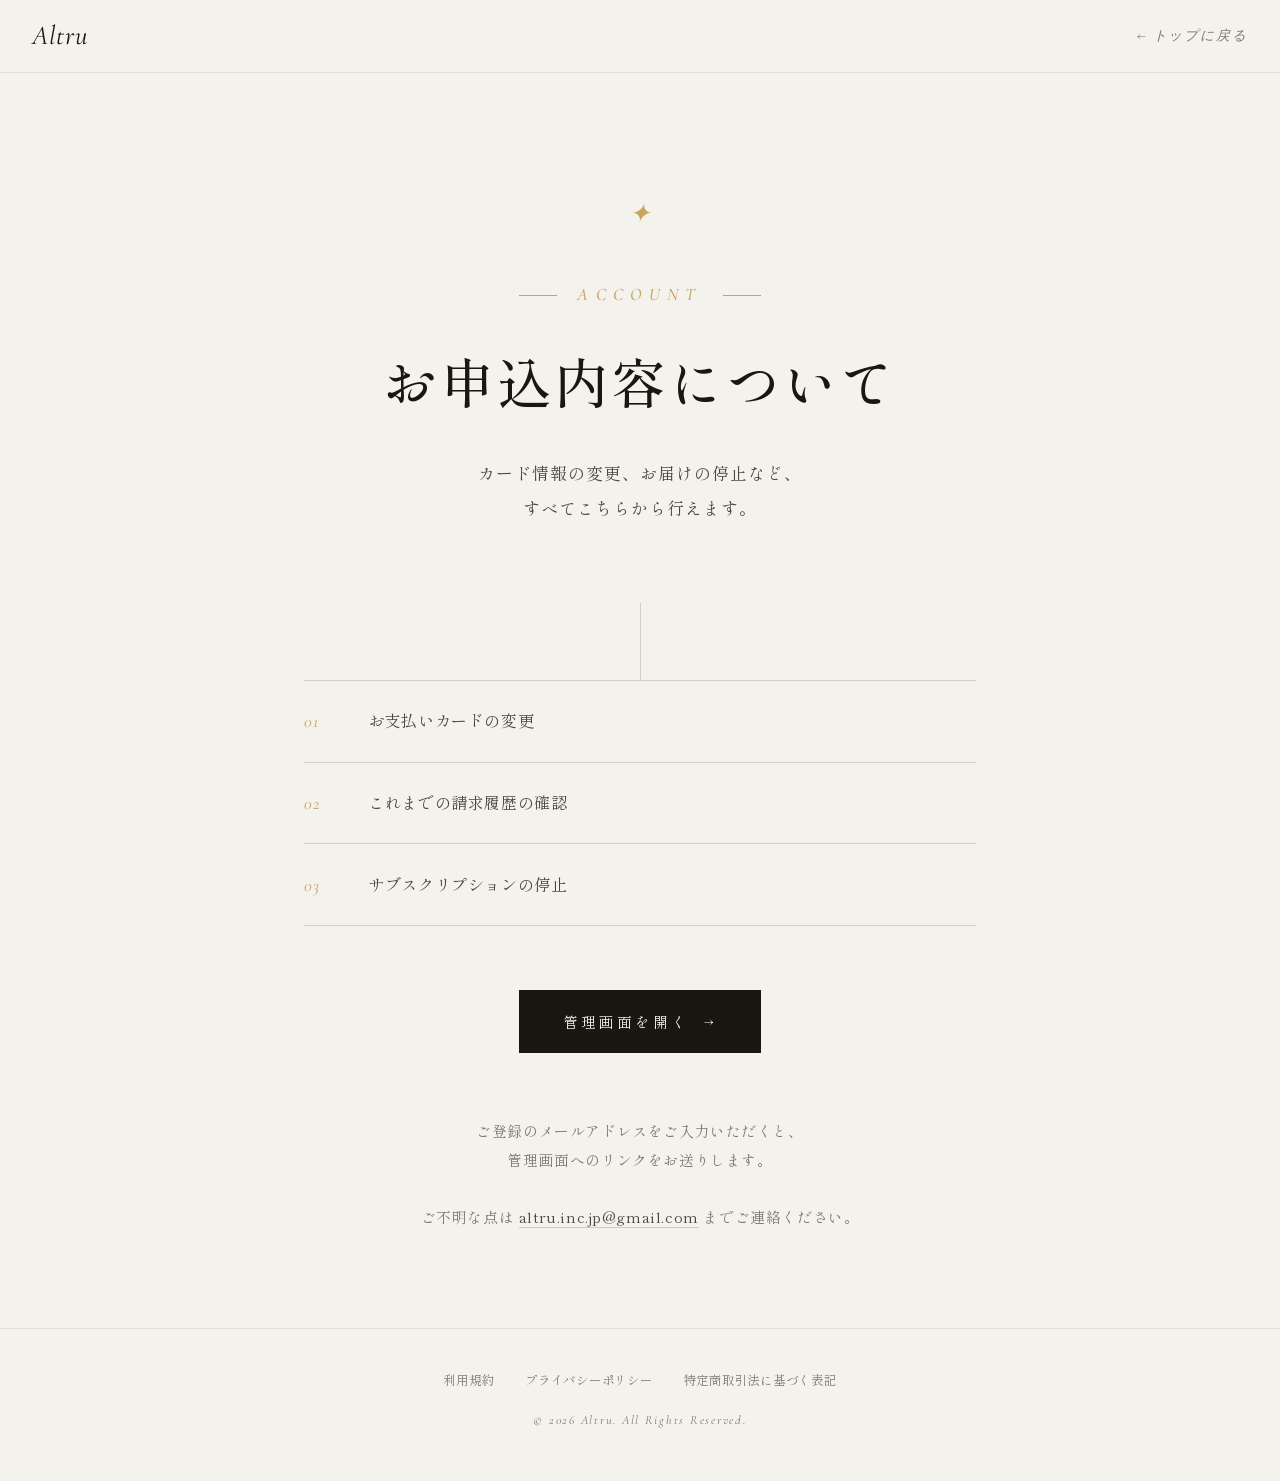
<file: account.html>
<!DOCTYPE html>
<html lang="ja">
<head>
<meta charset="UTF-8">
<meta name="viewport" content="width=device-width, initial-scale=1.0">
<!-- Microsoft Clarity -->
<script type="text/javascript">
    (function(c,l,a,r,i,t,y){
        c[a]=c[a]||function(){(c[a].q=c[a].q||[]).push(arguments)};
        t=l.createElement(r);t.async=1;t.src="https://www.clarity.ms/tag/"+i;
        y=l.getElementsByTagName(r)[0];y.parentNode.insertBefore(t,y);
    })(window, document, "clarity", "script", "wsezopcxvw");
</script>
<title>お申込内容について｜Altru</title>
<meta name="description" content="Altru のお申込内容、カード情報、お届けの停止などをこちらから整えていただけます。">
<meta name="robots" content="noindex">

<link rel="preconnect" href="https://fonts.googleapis.com">
<link rel="preconnect" href="https://fonts.gstatic.com" crossorigin>
<link href="https://fonts.googleapis.com/css2?family=Shippori+Mincho:wght@400;500;600;700&family=Cormorant+Garamond:ital,wght@0,400;0,500;1,400&display=swap" rel="stylesheet">

<style>
  :root {
    --paper:      #F4F2EC;
    --paper-2:    #EAE8E1;
    --ink:        #1A1612;
    --ink-soft:   rgba(26, 22, 18, 0.78);
    --ink-mute:   rgba(26, 22, 18, 0.55);
    --ink-faint:  rgba(26, 22, 18, 0.18);
    --line:       #D2CFC4;
    --line-soft:  #E2DFD7;
    --gold:       #C9A45A;
    --serif:      'Shippori Mincho', 'Yu Mincho', 'YuMincho', serif;
    --serif-it:   'Cormorant Garamond', 'Times New Roman', serif;
  }

  *, *::before, *::after { box-sizing: border-box; margin: 0; padding: 0; }
  html, body {
    background: var(--paper);
    color: var(--ink);
    min-height: 100vh;
    font-family: var(--serif);
    line-height: 1.85;
    -webkit-font-smoothing: antialiased;
    text-rendering: optimizeLegibility;
  }
  a { color: inherit; }

  .ac-header {
    display: flex;
    align-items: center;
    justify-content: space-between;
    padding: 1.4rem 2rem;
    border-bottom: 1px solid var(--line-soft);
  }
  .ac-header__logo {
    font-family: var(--serif-it);
    font-style: italic;
    font-size: 1.7rem;
    color: var(--ink);
    text-decoration: none;
    letter-spacing: 0.04em;
    line-height: 1;
  }
  .ac-header__back {
    font-family: var(--serif-it);
    font-style: italic;
    font-size: 0.85rem;
    color: var(--ink-mute);
    text-decoration: none;
    letter-spacing: 0.14em;
    transition: color 0.25s ease;
  }
  .ac-header__back:hover { color: var(--ink); }

  .ac-hero {
    text-align: center;
    padding: clamp(5.5rem, 10vw, 9rem) 1.5rem clamp(3rem, 6vw, 5rem);
    max-width: 720px;
    margin: 0 auto;
  }
  .ac-hero__ornament {
    display: block;
    font-family: var(--serif-it);
    font-style: italic;
    font-size: 1.6rem;
    color: var(--gold);
    line-height: 1;
    margin-bottom: clamp(2rem, 4vw, 3rem);
    letter-spacing: 0.4em;
    padding-left: 0.4em;
  }
  .ac-eyebrow {
    font-family: var(--serif-it);
    font-style: italic;
    font-size: 1.1rem;
    font-weight: 500;
    letter-spacing: 0.42em;
    color: var(--gold);
    text-transform: uppercase;
    margin-bottom: 1.75rem;
    display: inline-flex;
    align-items: center;
    gap: 1.25rem;
  }
  .ac-eyebrow::before,
  .ac-eyebrow::after {
    content: "";
    width: 2.4rem;
    height: 1px;
    background: var(--gold);
    display: inline-block;
  }
  .ac-title {
    font-family: var(--serif);
    font-size: clamp(2.2rem, 5.5vw, 3.4rem);
    font-weight: 500;
    letter-spacing: 0.06em;
    line-height: 1.55;
    margin-bottom: clamp(1.5rem, 3vw, 2rem);
  }
  .ac-lead {
    font-size: 1.05rem;
    color: var(--ink-soft);
    line-height: 2.1;
    letter-spacing: 0.06em;
    max-width: 30em;
    margin: 0 auto;
  }

  .ac-rule {
    width: 1px;
    height: clamp(3rem, 6vw, 5rem);
    background: var(--line);
    margin: 0 auto;
  }

  .ac-items {
    max-width: 720px;
    margin: 0 auto;
    padding: 0 1.5rem clamp(3rem, 6vw, 4rem);
  }
  .ac-item {
    border-top: 1px solid var(--line);
    padding: 1.6rem 0;
    display: flex;
    align-items: baseline;
    gap: 1.5rem;
  }
  .ac-item:last-child {
    border-bottom: 1px solid var(--line);
  }
  .ac-item__num {
    font-family: var(--serif-it);
    font-style: italic;
    font-size: 1.1rem;
    color: var(--gold);
    letter-spacing: 0.08em;
    line-height: 1;
    flex-shrink: 0;
    min-width: 2.5rem;
  }
  .ac-item__body {
    font-family: var(--serif);
    font-size: 1rem;
    color: var(--ink-soft);
    line-height: 1.85;
    letter-spacing: 0.04em;
  }

  .ac-cta-wrap {
    text-align: center;
    padding: 0 1.5rem clamp(2.5rem, 5vw, 4rem);
  }
  .ac-cta {
    display: inline-flex;
    align-items: center;
    gap: 0.95rem;
    padding: 1.05rem 2.7rem;
    background: var(--ink);
    color: var(--paper);
    font-family: var(--serif);
    font-size: 0.92rem;
    letter-spacing: 0.2em;
    text-decoration: none;
    border: 1px solid var(--ink);
    transition: background 0.3s ease, color 0.3s ease;
  }
  .ac-cta:hover {
    background: var(--paper);
    color: var(--ink);
  }
  .ac-cta__arrow {
    font-family: var(--serif-it);
    font-style: italic;
  }

  .ac-note {
    max-width: 720px;
    margin: 0 auto;
    padding: 0 1.5rem clamp(4rem, 8vw, 6rem);
    text-align: center;
  }
  .ac-note__text {
    font-size: 0.92rem;
    color: var(--ink-mute);
    line-height: 1.95;
    letter-spacing: 0.04em;
  }
  .ac-note__text a {
    color: var(--ink-soft);
    border-bottom: 1px solid var(--ink-faint);
    text-decoration: none;
    transition: border-color 0.25s ease;
  }
  .ac-note__text a:hover { border-color: var(--ink); }

  .ac-footer {
    text-align: center;
    padding: 2.5rem 1.5rem 3rem;
    border-top: 1px solid var(--line-soft);
    color: var(--ink-mute);
    font-size: 0.78rem;
    letter-spacing: 0.06em;
  }
  .ac-footer__nav a {
    color: var(--ink-mute);
    margin: 0 0.85rem;
    text-decoration: none;
    transition: color 0.25s ease;
  }
  .ac-footer__nav a:hover { color: var(--ink); }
  .ac-footer__copy {
    font-family: var(--serif-it);
    font-style: italic;
    letter-spacing: 0.14em;
    margin-top: 1.1rem;
    color: var(--ink-mute);
  }

  @media (max-width: 768px) {
    .ac-header { padding: 1rem 1.25rem; }
    .ac-header__logo { font-size: 1.45rem; }
    .ac-header__back { font-size: 0.78rem; letter-spacing: 0.1em; }
    .ac-hero { padding: 3.5rem 1.25rem 2.5rem; }
    .ac-eyebrow { font-size: 0.92rem; letter-spacing: 0.32em; gap: 0.85rem; }
    .ac-eyebrow::before, .ac-eyebrow::after { width: 1.6rem; }
    .ac-lead { font-size: 0.95rem; line-height: 2; letter-spacing: 0.04em; }
    .ac-item { padding: 1.25rem 0; gap: 1rem; }
    .ac-item__body { font-size: 0.92rem; }
    .ac-cta { padding: 0.95rem 2rem; font-size: 0.85rem; letter-spacing: 0.16em; }
    .ac-note__text { font-size: 0.86rem; }
    .ac-footer__nav a { display: inline-block; margin: 0.25rem 0.6rem; }
  }
</style>

<!-- Meta Pixel Code -->
<script>
!function(f,b,e,v,n,t,s)
{if(f.fbq)return;n=f.fbq=function(){n.callMethod?
n.callMethod.apply(n,arguments):n.queue.push(arguments)};
if(!f._fbq)f._fbq=n;n.push=n;n.loaded=!0;n.version='2.0';
n.queue=[];t=b.createElement(e);t.async=!0;
t.src=v;s=b.getElementsByTagName(e)[0];
s.parentNode.insertBefore(t,s)}(window, document,'script',
'https://connect.facebook.net/en_US/fbevents.js');
fbq('init', '1677373676625503');
fbq('track', 'PageView');
</script>
<noscript><img height="1" width="1" style="display:none"
src="https://www.facebook.com/tr?id=1677373676625503&ev=PageView&noscript=1"
/></noscript>
<!-- End Meta Pixel Code -->
</head>
<body>

<header class="ac-header">
  <a href="index.html" class="ac-header__logo">Altru</a>
  <a href="index.html" class="ac-header__back">← トップに戻る</a>
</header>

<main>
  <section class="ac-hero">
    <span class="ac-hero__ornament" aria-hidden="true">✦</span>
    <p class="ac-eyebrow">Account</p>
    <h1 class="ac-title">お申込内容について</h1>
    <p class="ac-lead">
      カード情報の変更、お届けの停止など、<br>
      すべてこちらから行えます。
    </p>
  </section>

  <div class="ac-rule" aria-hidden="true"></div>

  <section class="ac-items" aria-label="管理できる項目">
    <div class="ac-item">
      <span class="ac-item__num">01</span>
      <p class="ac-item__body">お支払いカードの変更</p>
    </div>
    <div class="ac-item">
      <span class="ac-item__num">02</span>
      <p class="ac-item__body">これまでの請求履歴の確認</p>
    </div>
    <div class="ac-item">
      <span class="ac-item__num">03</span>
      <p class="ac-item__body">サブスクリプションの停止</p>
    </div>
  </section>

  <div class="ac-cta-wrap">
    <a href="https://billing.stripe.com/p/login/aFa14fbnL9GSbeO0kC2Fa00" class="ac-cta">
      <span>管理画面を開く</span>
      <span class="ac-cta__arrow">→</span>
    </a>
  </div>

  <section class="ac-note">
    <p class="ac-note__text">
      ご登録のメールアドレスをご入力いただくと、<br>
      管理画面へのリンクをお送りします。
      <br><br>
      ご不明な点は <a href="mailto:altru.inc.jp@gmail.com">altru.inc.jp@gmail.com</a> までご連絡ください。
    </p>
  </section>
</main>

<footer class="ac-footer">
  <nav class="ac-footer__nav">
    <a href="legal.html?doc=terms">利用規約</a>
    <a href="legal.html?doc=privacy">プライバシーポリシー</a>
    <a href="legal.html?doc=tokushoho">特定商取引法に基づく表記</a>
  </nav>
  <p class="ac-footer__copy">© 2026 Altru. All Rights Reserved.</p>
</footer>

</body>
</html>
</file>
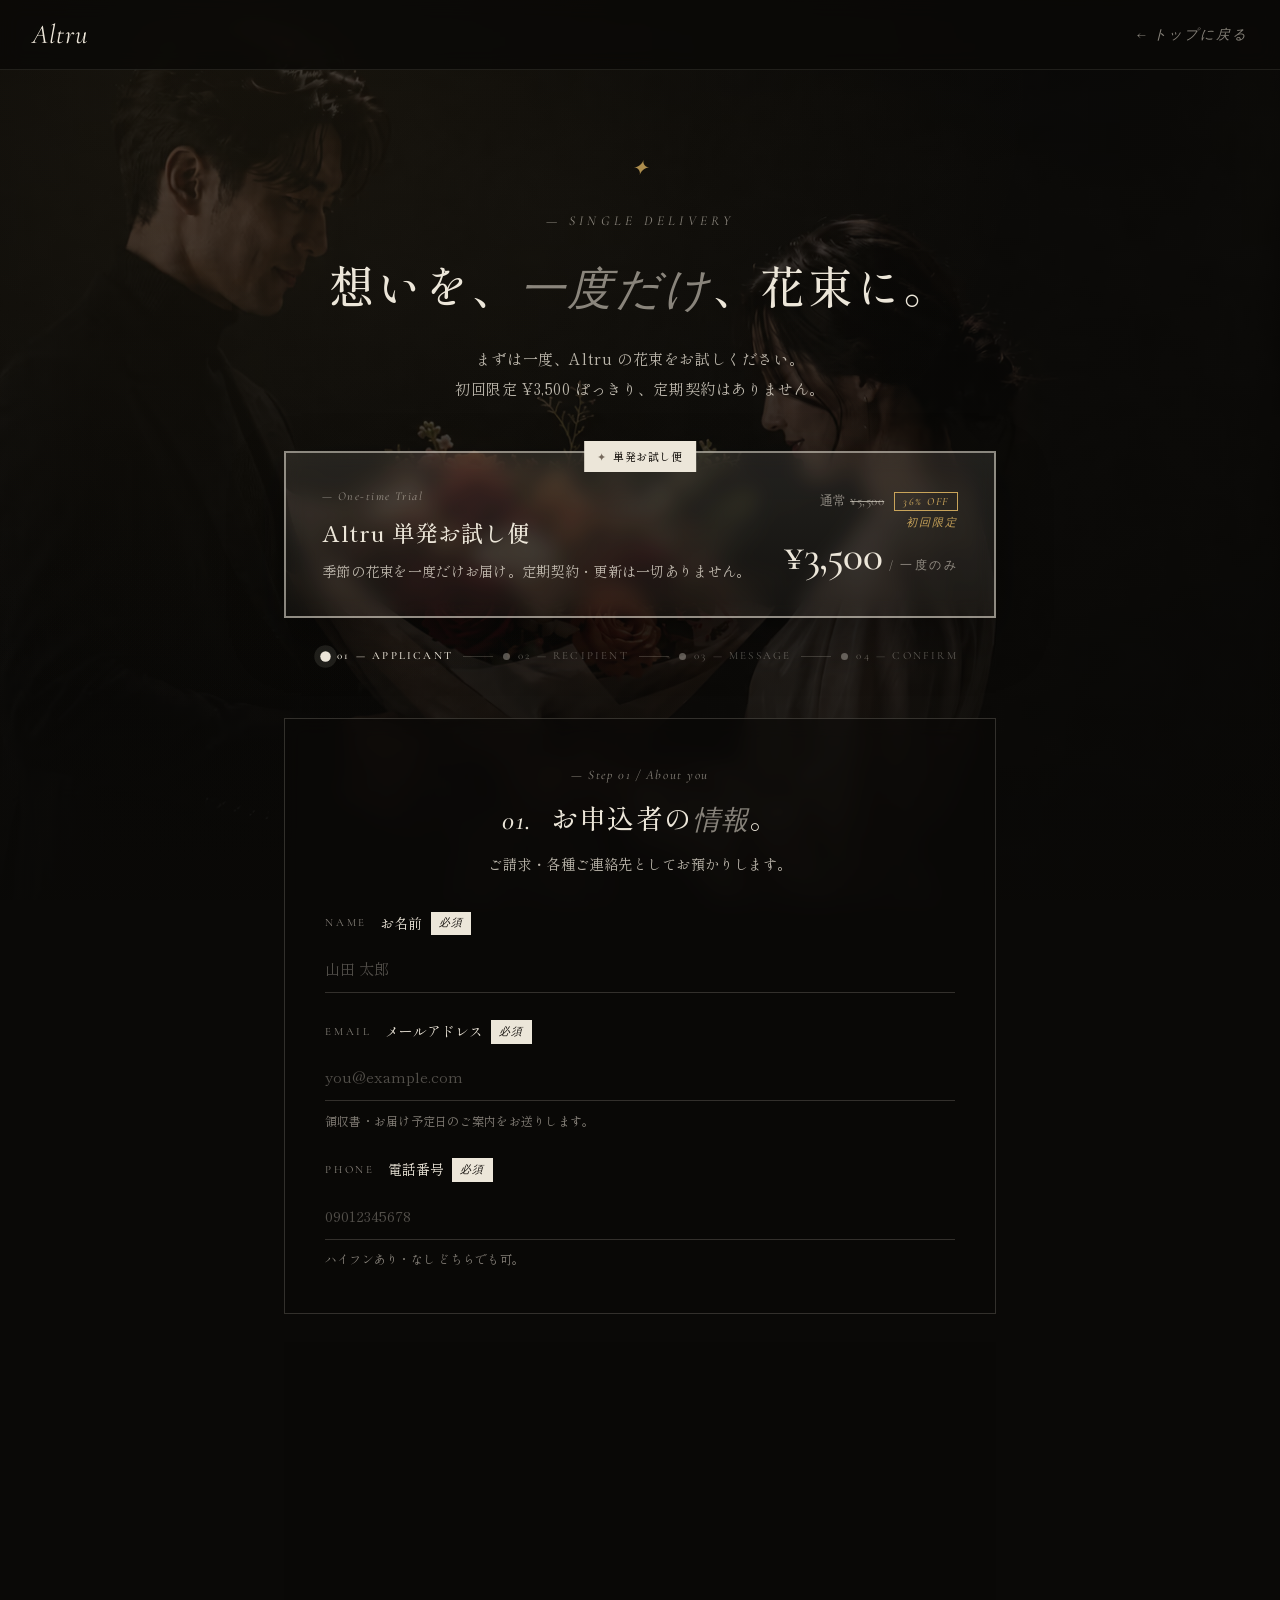
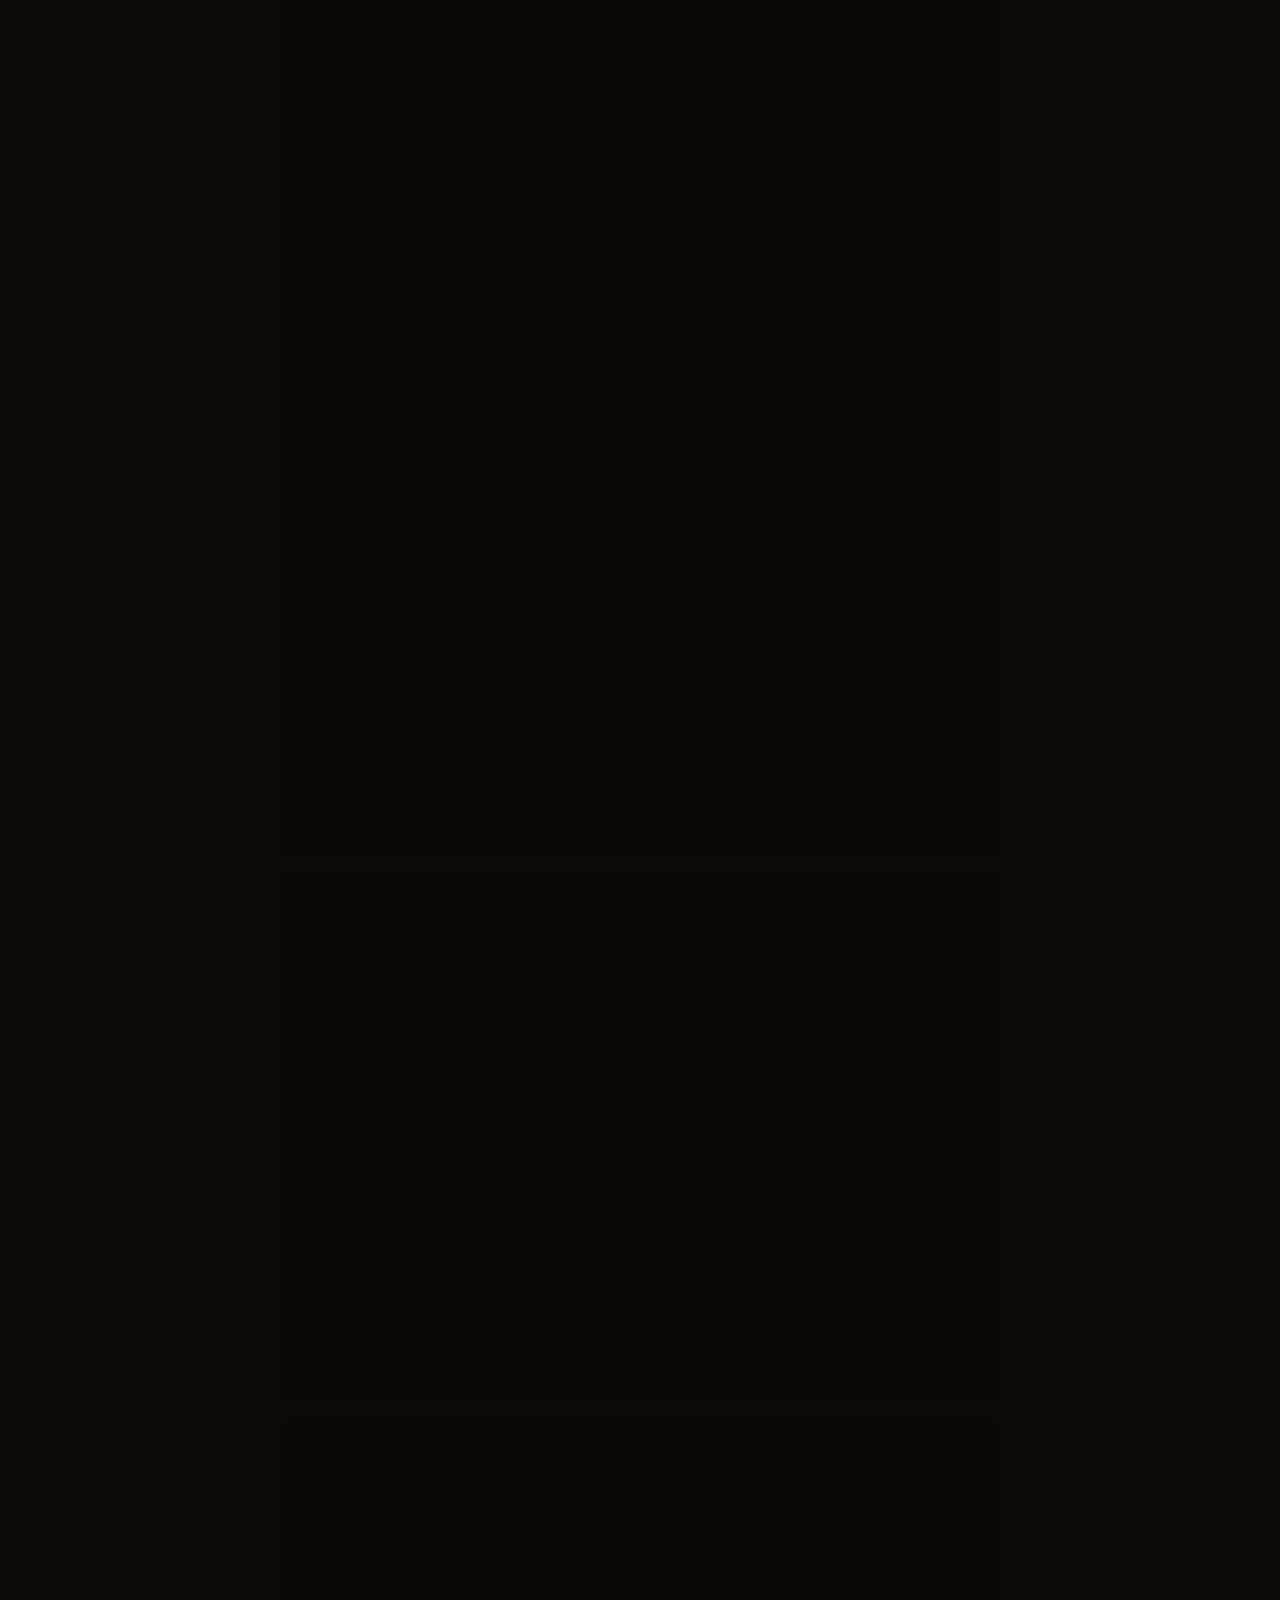
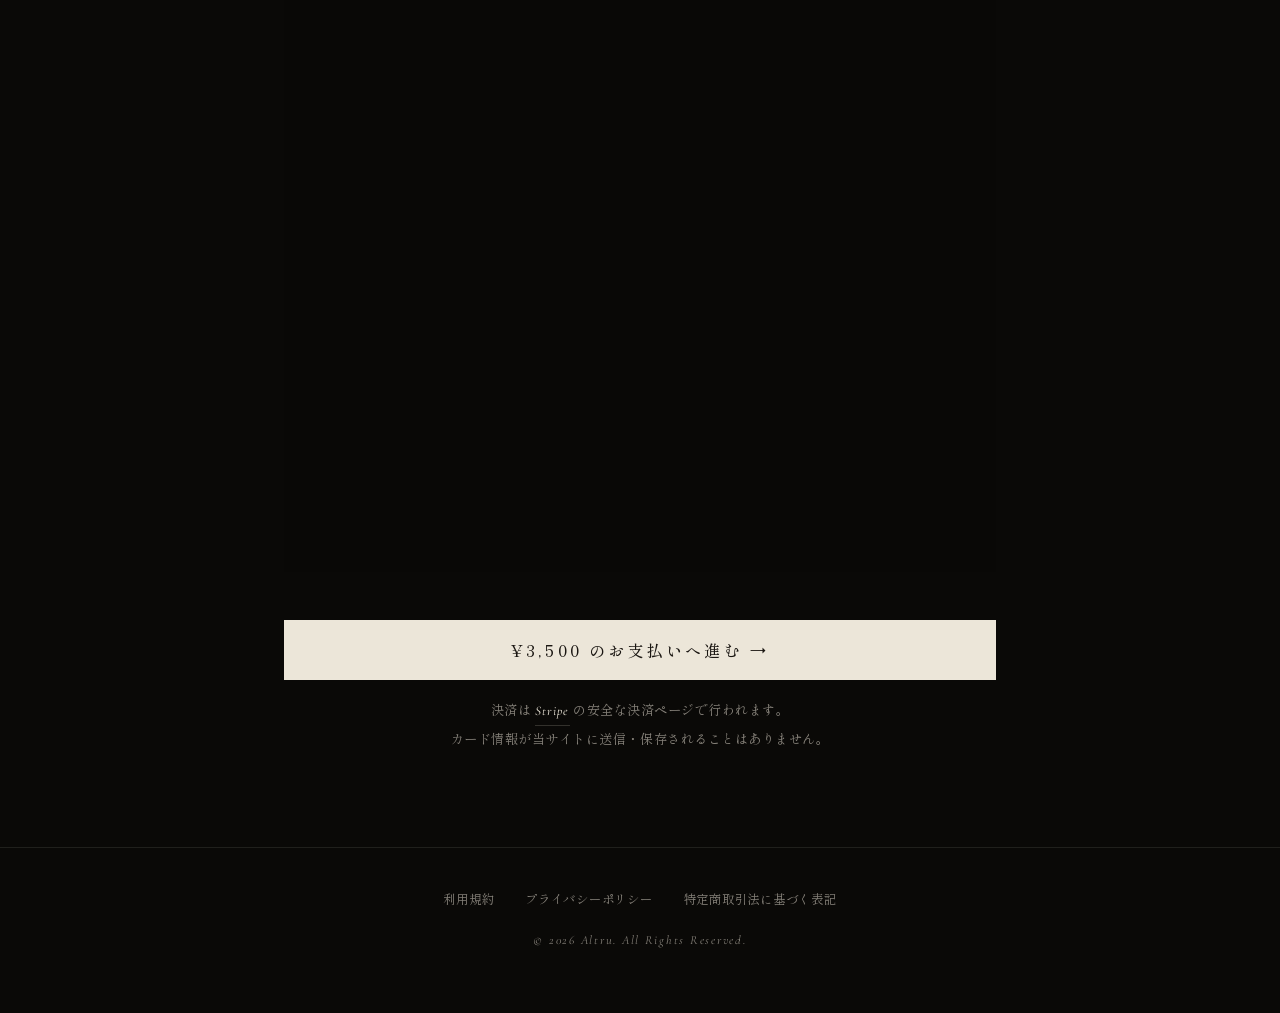
<file: apply-single.html>
<!DOCTYPE html>
<html lang="ja">
<head>
<meta charset="UTF-8">
<meta name="viewport" content="width=device-width, initial-scale=1.0">
<!-- Microsoft Clarity -->
<script type="text/javascript">
    (function(c,l,a,r,i,t,y){
        c[a]=c[a]||function(){(c[a].q=c[a].q||[]).push(arguments)};
        t=l.createElement(r);t.async=1;t.src="https://www.clarity.ms/tag/"+i;
        y=l.getElementsByTagName(r)[0];y.parentNode.insertBefore(t,y);
    })(window, document, "clarity", "script", "wsezopcxvw");
</script>
<title>単発お試し便｜Altru</title>
<meta name="description" content="Altru の単発お試し便（¥3,500）お申し込みページ。1回だけ、想いを花束にして大切な方へお届けします。">
<meta name="robots" content="noindex">

<link rel="preconnect" href="https://fonts.googleapis.com">
<link rel="preconnect" href="https://fonts.gstatic.com" crossorigin>
<link href="https://fonts.googleapis.com/css2?family=Shippori+Mincho:wght@400;500;600;700&family=Noto+Sans+JP:wght@400;500;700&family=Noto+Serif+JP:wght@400;500&family=Cormorant+Garamond:ital,wght@0,400;0,500;1,400;1,500&display=swap" rel="stylesheet">

<style>
  :root {
    --ink:           #1A1612;
    --bg-dark:       #0A0907;
    --bg-dark-2:     #120F0B;
    --paper:         #ECE6D9;
    --paper-soft:    rgba(236, 230, 217, .78);
    --paper-mute:    rgba(236, 230, 217, .55);
    --paper-faint:   rgba(236, 230, 217, .35);
    --paper-line:    rgba(236, 230, 217, .18);
    --paper-line-soft: rgba(236, 230, 217, .10);
    --glass:         rgba(236, 230, 217, .04);
    --glass-2:       rgba(236, 230, 217, .07);
    --glass-3:       rgba(236, 230, 217, .10);
    --gold:          #C9A45A;
    --error:         #d49994;
    --success:       #8FB58C;
    --serif:         'Shippori Mincho', 'Noto Serif JP', 'Yu Mincho', 'YuMincho', serif;
    --sans:          'Noto Sans JP', -apple-system, BlinkMacSystemFont, 'Hiragino Kaku Gothic ProN', 'Yu Gothic', sans-serif;
    --serif-it:      'Cormorant Garamond', 'Times New Roman', serif;
  }

  *, *::before, *::after { box-sizing: border-box; }
  html, body {
    margin: 0;
    padding: 0;
    background: var(--bg-dark);
    color: var(--paper);
    min-height: 100vh;
    font-family: var(--serif);
    line-height: 1.85;
    -webkit-font-smoothing: antialiased;
    text-rendering: optimizeLegibility;
  }

  /* Background photo — woman behind the form, heavily darkened */
  .ap-bg {
    position: fixed;
    inset: 0;
    z-index: 0;
    pointer-events: none;
    background-color: var(--bg-dark);
    background-image:
      linear-gradient(rgba(10, 9, 7, 0.72), rgba(10, 9, 7, 0.82)),
      url('a_Manifesto_Desktop.png');
    background-image:
      linear-gradient(rgba(10, 9, 7, 0.72), rgba(10, 9, 7, 0.82)),
      image-set(
        url('a_Manifesto_Desktop.avif') type('image/avif'),
        url('a_Manifesto_Desktop.webp') type('image/webp'),
        url('a_Manifesto_Desktop.png') type('image/png')
      );
    background-size: cover;
    background-position: center right;
    background-repeat: no-repeat;
  }
  .ap-bg::after {
    content: "";
    position: absolute;
    inset: 0;
    background:
      radial-gradient(ellipse at 18% 8%, rgba(201, 164, 90, .07), transparent 55%),
      linear-gradient(180deg, transparent 0%, transparent 55%, rgba(10, 9, 7, .55) 100%);
  }
  @media (max-width: 768px) {
    .ap-bg {
      background-image:
        linear-gradient(rgba(10, 9, 7, 0.78), rgba(10, 9, 7, 0.86)),
        url('a_Manifesto_Mobile.png');
      background-image:
        linear-gradient(rgba(10, 9, 7, 0.78), rgba(10, 9, 7, 0.86)),
        image-set(
          url('a_Manifesto_Mobile.avif') type('image/avif'),
          url('a_Manifesto_Mobile.webp') type('image/webp'),
          url('a_Manifesto_Mobile.png') type('image/png')
        );
      background-position: center;
    }
  }

  a { color: inherit; }

  /* ── HEADER ── */
  .ap-header {
    position: sticky;
    top: 0;
    z-index: 10;
    display: flex;
    align-items: center;
    justify-content: space-between;
    padding: 1.3rem 2rem;
    background: rgba(10, 9, 7, .82);
    backdrop-filter: blur(10px);
    -webkit-backdrop-filter: blur(10px);
    border-bottom: 1px solid var(--paper-line-soft);
  }
  .ap-header__logo {
    font-family: var(--serif-it);
    font-style: italic;
    font-size: 1.7rem;
    color: var(--paper);
    text-decoration: none;
    letter-spacing: 0.04em;
    line-height: 1;
  }
  .ap-header__back {
    font-family: var(--serif-it);
    font-style: italic;
    font-size: 0.85rem;
    color: var(--paper-mute);
    text-decoration: none;
    letter-spacing: 0.14em;
    transition: color 0.25s ease;
  }
  .ap-header__back:hover { color: var(--paper); }

  /* ── HERO ── */
  .ap-hero {
    position: relative;
    z-index: 1;
    text-align: center;
    padding: clamp(4rem, 7vw, 6rem) 1.5rem clamp(2rem, 4vw, 3rem);
    max-width: 760px;
    margin: 0 auto;
  }
  .ap-hero__ornament {
    display: block;
    font-family: var(--serif-it);
    font-style: italic;
    font-size: 1.3rem;
    color: var(--gold);
    line-height: 1;
    margin-bottom: clamp(1.2rem, 2.5vw, 1.75rem);
    letter-spacing: 0.4em;
    padding-left: 0.4em;
    opacity: 0.85;
  }
  .ap-hero__eyebrow {
    font-family: var(--serif-it);
    font-style: italic;
    font-size: 0.85rem;
    color: var(--paper-mute);
    letter-spacing: 0.32em;
    margin-bottom: 1.1rem;
    text-transform: uppercase;
  }
  .ap-hero__title {
    font-family: var(--serif);
    font-size: clamp(1.9rem, 4.2vw, 2.8rem);
    font-weight: 500;
    letter-spacing: 0.06em;
    margin: 0 0 1.15rem;
    line-height: 1.5;
    color: var(--paper);
  }
  .ap-hero__title em {
    font-family: var(--serif-it);
    font-style: italic;
    font-weight: 400;
    color: var(--paper-mute);
  }
  .ap-hero__lede {
    color: var(--paper-soft);
    font-size: 0.95rem;
    line-height: 2;
    letter-spacing: 0.04em;
    max-width: 30em;
    margin: 0 auto;
  }

  /* ── STEPPER (top, sticky guide) ── */
  .ap-stepper {
    position: relative;
    z-index: 1;
    display: flex;
    justify-content: center;
    align-items: center;
    gap: 10px;
    flex-wrap: wrap;
    margin: 0 auto clamp(2.5rem, 4vw, 3.5rem);
    max-width: 900px;
    padding: 0 1.25rem;
    font-family: var(--serif-it);
    font-size: 11px;
    letter-spacing: 0.2em;
    text-transform: uppercase;
    color: var(--paper-faint);
  }
  .ap-stepper__item {
    display: inline-flex;
    align-items: center;
    gap: 8px;
    transition: color .35s ease;
  }
  .ap-stepper__item.is-active { color: var(--paper); font-weight: 500; }
  .ap-stepper__item.is-done   { color: var(--paper-soft); }
  .ap-stepper__dot {
    width: 7px;
    height: 7px;
    border-radius: 50%;
    background: var(--paper-faint);
    transition: all .35s ease;
  }
  .ap-stepper__item.is-active .ap-stepper__dot {
    background: var(--paper);
    transform: scale(1.5);
    box-shadow: 0 0 0 4px rgba(236, 230, 217, .1);
  }
  .ap-stepper__item.is-done .ap-stepper__dot { background: rgba(236, 230, 217, .55); }
  .ap-stepper__line {
    width: 30px;
    height: 1px;
    background: var(--paper-line);
  }

  /* ── FORM SHELL ── */
  .ap-form {
    position: relative;
    z-index: 1;
    max-width: 760px;
    margin: 0 auto;
    padding: 0 1.5rem clamp(4rem, 8vw, 6rem);
  }

  /* Step section — dark glass card so text stays legible over the photo */
  .ap-step {
    background: rgba(10, 9, 7, 0.62);
    border: 1px solid var(--paper-line);
    padding: clamp(2rem, 4vw, 2.75rem) clamp(1.5rem, 3.5vw, 2.5rem);
    margin: 0 0 clamp(1.4rem, 2.5vw, 1.75rem);
    backdrop-filter: blur(10px);
    -webkit-backdrop-filter: blur(10px);
  }
  .ap-step__head {
    text-align: center;
    margin-bottom: 1.5rem;
  }
  .ap-step__eyebrow {
    font-family: var(--serif-it);
    font-style: italic;
    font-size: 13px;
    color: var(--paper-mute);
    letter-spacing: 0.12em;
    margin-bottom: 10px;
  }
  .ap-step__num {
    font-family: var(--serif-it);
    font-style: italic;
    color: var(--paper);
    margin-right: 0.4em;
    letter-spacing: 0.05em;
  }
  .ap-step__title {
    font-family: var(--serif);
    font-size: clamp(1.35rem, 2.7vw, 1.7rem);
    font-weight: 500;
    margin: 0 0 0.55rem;
    letter-spacing: 0.05em;
    line-height: 1.5;
    color: var(--paper);
  }
  .ap-step__title em {
    font-family: var(--serif-it);
    font-style: italic;
    font-weight: 400;
    color: var(--paper-mute);
  }
  .ap-step__desc {
    color: var(--paper-soft);
    font-size: 0.9rem;
    line-height: 1.95;
    letter-spacing: 0.03em;
    margin: 0 auto 2rem;
    max-width: 38em;
    text-align: center;
  }

  /* ── FIXED PLAN SUMMARY CARD (replaces plan selector) ── */
  .ap-summary {
    position: relative;
    z-index: 1;
    max-width: 760px;
    margin: 0 auto clamp(1.4rem, 2.5vw, 1.75rem);
    padding: 0 1.5rem;
  }
  .ap-summary__card {
    position: relative;
    background: linear-gradient(180deg, rgba(236, 230, 217, .1) 0%, rgba(236, 230, 217, .04) 100%);
    border: 2px solid rgba(236, 230, 217, .55);
    padding: clamp(1.5rem, 3vw, 2rem) clamp(1.5rem, 3.5vw, 2.25rem);
    backdrop-filter: blur(10px);
    -webkit-backdrop-filter: blur(10px);
    display: grid;
    grid-template-columns: 1fr auto;
    gap: 1rem 2rem;
    align-items: center;
    box-shadow: 0 20px 48px rgba(0, 0, 0, .4);
  }
  @media (max-width: 520px) {
    .ap-summary__card {
      grid-template-columns: 1fr;
      text-align: center;
      gap: 0.85rem;
    }
  }
  .ap-summary__badge {
    position: absolute;
    top: -12px;
    left: 50%;
    transform: translateX(-50%);
    background: var(--paper);
    color: var(--ink);
    font-family: var(--serif);
    font-size: 11px;
    letter-spacing: .06em;
    font-weight: 500;
    padding: 5px 13px;
    white-space: nowrap;
  }
  .ap-summary__badge::before {
    content: '✦';
    margin-right: 6px;
    color: #75695C;
  }
  .ap-summary__eyebrow {
    font-family: var(--serif-it);
    font-style: italic;
    font-size: 12px;
    color: var(--paper-mute);
    letter-spacing: .12em;
    margin: 0 0 4px;
  }
  .ap-summary__name {
    font-family: var(--serif);
    font-size: clamp(1.15rem, 2.4vw, 1.4rem);
    font-weight: 500;
    margin: 0 0 6px;
    letter-spacing: .04em;
    color: var(--paper);
  }
  .ap-summary__desc {
    font-family: var(--serif);
    font-size: 0.88rem;
    color: var(--paper-soft);
    line-height: 1.8;
    margin: 0;
    letter-spacing: 0.02em;
  }
  .ap-summary__price {
    display: flex;
    flex-direction: column;
    align-items: flex-end;
    gap: 6px;
  }
  @media (max-width: 520px) {
    .ap-summary__price { align-items: center; }
  }
  .ap-summary__price-anchor {
    display: inline-flex;
    align-items: center;
    gap: 10px;
    line-height: 1;
  }
  .ap-summary__price-was {
    font-family: var(--serif-it);
    font-size: 13px;
    color: var(--paper-mute);
    letter-spacing: 0.04em;
  }
  .ap-summary__price-was s {
    text-decoration-thickness: 1px;
    text-decoration-color: rgba(236, 230, 217, .65);
  }
  .ap-summary__price-off {
    font-family: var(--serif-it);
    font-style: italic;
    font-size: 11px;
    font-weight: 500;
    letter-spacing: 0.14em;
    color: var(--gold);
    border: 1px solid var(--gold);
    padding: 3px 8px;
    line-height: 1;
    white-space: nowrap;
  }
  .ap-summary__price-now {
    display: flex;
    align-items: baseline;
    gap: 6px;
  }
  .ap-summary__price-eyebrow {
    font-family: var(--serif-it);
    font-style: italic;
    font-size: 11px;
    color: var(--gold);
    letter-spacing: 0.18em;
    text-transform: uppercase;
    line-height: 1;
    margin: 0 0 2px;
  }
  .ap-summary__price-num {
    font-family: var(--serif-it);
    font-size: clamp(2rem, 4vw, 2.6rem);
    font-weight: 500;
    letter-spacing: -.01em;
    color: var(--paper);
    line-height: 1;
  }
  .ap-summary__price-unit {
    font-family: var(--serif-it);
    font-size: 12px;
    color: var(--paper-mute);
    letter-spacing: 0.2em;
    text-transform: uppercase;
  }

  /* ── FIELDS ── */
  .ap-field {
    display: flex;
    flex-direction: column;
    gap: 0.55rem;
    margin-bottom: 1.6rem;
  }
  .ap-field:last-child { margin-bottom: 0; }
  .ap-field__row {
    display: grid;
    grid-template-columns: 1fr 1fr;
    gap: 1rem;
  }
  @media (max-width: 560px) {
    .ap-field__row { grid-template-columns: 1fr; }
  }
  .ap-field__label {
    font-family: var(--serif-it);
    font-size: 11px;
    letter-spacing: 0.25em;
    text-transform: uppercase;
    color: var(--paper-mute);
    display: flex;
    align-items: center;
    gap: 0.55rem;
  }
  .ap-field__label .ja {
    font-family: var(--serif);
    text-transform: none;
    font-size: 14px;
    letter-spacing: 0;
    color: var(--paper);
    margin-left: 4px;
    font-weight: 400;
  }
  .ap-field__required {
    font-family: var(--serif-it);
    font-style: italic;
    font-size: 0.68rem;
    background: var(--paper);
    color: var(--ink);
    padding: 0.12rem 0.5rem;
    letter-spacing: 0.1em;
    font-weight: 400;
    text-transform: none;
  }
  .ap-field__optional {
    font-family: var(--serif-it);
    font-style: italic;
    font-size: 0.68rem;
    color: var(--paper-mute);
    border: 1px solid var(--paper-line);
    padding: 0.05rem 0.5rem;
    letter-spacing: 0.1em;
    text-transform: none;
  }

  .ap-input,
  .ap-select,
  .ap-textarea {
    width: 100%;
    min-height: 48px;
    background: transparent;
    border: none;
    border-bottom: 1px solid var(--paper-line);
    padding: 0.7rem 0;
    font-family: var(--serif);
    font-size: 15px;
    color: var(--paper);
    transition: border-color 0.25s ease, background 0.25s ease;
    appearance: none;
    -webkit-appearance: none;
    border-radius: 0;
    outline: none;
  }
  .ap-input::placeholder,
  .ap-textarea::placeholder {
    color: rgba(236, 230, 217, .32);
  }
  .ap-textarea {
    min-height: 96px;
    resize: vertical;
    line-height: 1.85;
    border: 1px solid var(--paper-line);
    padding: 0.85rem 1rem;
    background: var(--glass);
  }
  .ap-select {
    background: transparent;
    background-image: url("data:image/svg+xml,%3Csvg xmlns='http://www.w3.org/2000/svg' width='12' height='8' viewBox='0 0 12 8'%3E%3Cpath fill='none' stroke='%23ECE6D9' stroke-width='1.5' d='M1 1.5L6 6.5L11 1.5'/%3E%3C/svg%3E");
    background-repeat: no-repeat;
    background-position: right 0.3rem center;
    background-size: 11px 7px;
    padding-right: 1.8rem;
  }
  .ap-select option {
    background: var(--bg-dark);
    color: var(--paper);
  }
  .ap-input:focus,
  .ap-select:focus { border-bottom-color: var(--paper); }
  .ap-textarea:focus { border-color: var(--paper); background: var(--glass-2); }
  .ap-input::-webkit-calendar-picker-indicator {
    filter: invert(.92);
    opacity: .65;
    cursor: pointer;
  }
  .ap-input.is-error,
  .ap-select.is-error { border-bottom-color: var(--error); }
  .ap-textarea.is-error { border-color: var(--error); }

  .ap-field__hint {
    font-family: var(--serif);
    font-size: 12px;
    color: var(--paper-mute);
    line-height: 1.75;
    margin: 0;
    letter-spacing: 0.02em;
  }
  .ap-field__error {
    font-family: var(--serif);
    font-size: 12px;
    color: var(--error);
    margin: 0;
    display: none;
    letter-spacing: 0.02em;
  }
  .ap-field__error.is-visible { display: block; }
  .ap-field__counter {
    font-family: var(--serif-it);
    font-style: italic;
    font-size: 11px;
    color: var(--paper-mute);
    text-align: right;
    letter-spacing: 0.06em;
  }
  .ap-field__counter.is-over { color: var(--error); }

  /* ── ZIP ROW ── */
  .ap-zip {
    display: grid;
    grid-template-columns: 1fr auto;
    gap: 0.6rem;
    align-items: end;
  }
  .ap-zip__btn {
    background: transparent;
    border: 1px solid var(--paper-line);
    color: var(--paper);
    font-family: var(--serif-it);
    font-style: italic;
    font-size: 12px;
    letter-spacing: 0.1em;
    padding: 0.65rem 1.1rem;
    cursor: pointer;
    white-space: nowrap;
    transition: all 0.25s ease;
    border-radius: 0;
    height: 44px;
  }
  .ap-zip__btn:hover:not(:disabled) {
    border-color: var(--paper);
    background: var(--paper);
    color: var(--ink);
  }
  .ap-zip__btn:disabled { opacity: 0.45; cursor: not-allowed; }

  /* ── CHECKBOX ── */
  .ap-check {
    display: flex;
    gap: 0.85rem;
    align-items: flex-start;
    padding: 1rem 1.15rem;
    background: var(--glass);
    border: 1px solid var(--paper-line);
    cursor: pointer;
    transition: border-color 0.25s ease, background 0.25s ease;
    margin-bottom: 0.7rem;
  }
  .ap-check:last-child { margin-bottom: 0; }
  .ap-check:hover { border-color: rgba(236, 230, 217, .45); }
  .ap-check.is-checked {
    border-color: var(--paper);
    background: var(--glass-2);
    box-shadow: inset 0 0 0 1px var(--paper);
  }
  .ap-check.is-error { border-color: var(--error); }
  .ap-check input {
    appearance: none;
    -webkit-appearance: none;
    min-width: 20px;
    width: 20px;
    height: 20px;
    border: 1.5px solid var(--paper-mute);
    margin: 0;
    cursor: pointer;
    background: transparent;
    position: relative;
    flex-shrink: 0;
    margin-top: 3px;
    border-radius: 0;
    transition: all 0.2s ease;
  }
  .ap-check input:checked {
    background: var(--paper);
    border-color: var(--paper);
  }
  .ap-check input:checked::after {
    content: "";
    position: absolute;
    left: 5px;
    top: 1px;
    width: 6px;
    height: 11px;
    border: solid var(--ink);
    border-width: 0 2px 2px 0;
    transform: rotate(45deg);
  }
  .ap-check__body {
    flex: 1;
    font-family: var(--serif);
    font-size: 0.9rem;
    color: var(--paper);
    line-height: 1.85;
    letter-spacing: 0.02em;
  }
  .ap-check__body strong { font-weight: 500; }
  .ap-check__body a {
    color: var(--paper);
    border-bottom: 1px solid var(--paper-line);
    text-decoration: none;
    transition: border-color 0.25s ease;
  }
  .ap-check__body a:hover { border-color: var(--paper); }

  /* ── STEALTH INTRO ── */
  .ap-stealth {
    background: linear-gradient(135deg, rgba(236, 230, 217, .05) 0%, rgba(236, 230, 217, .09) 100%);
    border-left: 2px solid var(--paper);
    padding: 1.4rem 1.5rem 1.4rem 1.65rem;
    margin: 0 0 1.5rem;
    position: relative;
  }
  .ap-stealth::before {
    content: '"';
    font-family: var(--serif-it);
    font-size: 56px;
    color: rgba(236, 230, 217, .18);
    position: absolute;
    top: -6px;
    right: 14px;
    line-height: 1;
  }
  .ap-stealth__eyebrow {
    font-family: var(--serif-it);
    font-style: italic;
    font-size: 12px;
    letter-spacing: 0.28em;
    color: var(--paper-mute);
    text-transform: uppercase;
    margin: 0 0 0.8rem;
    line-height: 1;
  }
  .ap-stealth__title {
    font-family: var(--serif);
    font-size: 1.05rem;
    font-weight: 500;
    letter-spacing: 0.06em;
    margin: 0 0 0.85rem;
    line-height: 1.55;
    color: var(--paper);
  }
  .ap-stealth__body {
    font-family: var(--serif);
    font-size: 0.9rem;
    color: var(--paper-soft);
    line-height: 1.95;
    letter-spacing: 0.03em;
    margin: 0;
  }
  .ap-stealth__body + .ap-stealth__body { margin-top: 0.75rem; }

  /* ── SUBMIT ── */
  .ap-submit-wrap {
    margin-top: clamp(2rem, 4vw, 3rem);
  }
  .ap-submit {
    width: 100%;
    min-height: 60px;
    background: var(--paper);
    color: var(--ink);
    border: 1px solid var(--paper);
    border-radius: 0;
    font-family: var(--serif);
    font-size: 1rem;
    font-weight: 500;
    letter-spacing: 0.2em;
    cursor: pointer;
    transition: background 0.3s ease, color 0.3s ease, opacity 0.3s ease;
    display: inline-flex;
    align-items: center;
    justify-content: center;
    gap: 0.75rem;
  }
  .ap-submit:hover:not(:disabled) {
    background: transparent;
    color: var(--paper);
  }
  .ap-submit:disabled {
    opacity: 0.45;
    cursor: not-allowed;
  }
  .ap-submit__spinner {
    display: none;
    width: 18px;
    height: 18px;
    border: 2px solid currentColor;
    border-top-color: transparent;
    border-radius: 50%;
    animation: ap-spin .8s linear infinite;
  }
  .ap-submit.is-loading .ap-submit__spinner { display: inline-block; }
  .ap-submit.is-loading .ap-submit__label-default { display: none; }
  .ap-submit__label-loading { display: none; }
  .ap-submit.is-loading .ap-submit__label-loading { display: inline; }
  @keyframes ap-spin { to { transform: rotate(360deg); } }

  .ap-submit-note {
    text-align: center;
    font-family: var(--serif);
    font-size: 0.82rem;
    color: var(--paper-mute);
    margin: 1.1rem 0 0;
    line-height: 1.95;
    letter-spacing: 0.04em;
  }
  .ap-stripe-mark {
    display: inline-flex;
    align-items: center;
    gap: 0.3rem;
    font-family: var(--serif-it);
    font-style: italic;
    letter-spacing: 0.1em;
    color: var(--paper);
    text-decoration: none;
    border-bottom: 1px solid var(--paper-line);
    transition: border-color 0.25s ease;
  }
  .ap-stripe-mark:hover { border-color: var(--paper); }

  /* ── FORM ERROR BANNER ── */
  .ap-banner {
    background: rgba(212, 153, 148, .08);
    border-left: 3px solid var(--error);
    color: var(--error);
    padding: 1rem 1.25rem;
    margin-bottom: 1.5rem;
    font-family: var(--serif);
    font-size: 0.92rem;
    line-height: 1.85;
    letter-spacing: 0.02em;
    display: none;
  }
  .ap-banner.is-visible { display: block; }

  /* ── FOOTER ── */
  .ap-footer {
    position: relative;
    z-index: 1;
    text-align: center;
    padding: 2.5rem 1.5rem 3rem;
    border-top: 1px solid var(--paper-line-soft);
    color: var(--paper-mute);
    font-size: 0.78rem;
    letter-spacing: 0.06em;
  }
  .ap-footer a {
    color: var(--paper-mute);
    margin: 0 0.85rem;
    text-decoration: none;
    transition: color 0.25s ease;
  }
  .ap-footer a:hover { color: var(--paper); }
  .ap-footer__copy {
    font-family: var(--serif-it);
    font-style: italic;
    letter-spacing: 0.14em;
    margin-top: 1.1rem;
  }

  @media (max-width: 720px) {
    .ap-stepper { gap: 6px; font-size: 10px; letter-spacing: 0.15em; }
    .ap-stepper__line { width: 18px; }
    .ap-stepper__label { display: none; }
  }
  @media (max-width: 600px) {
    .ap-header { padding: 1rem 1.25rem; }
    .ap-header__logo { font-size: 1.45rem; }
    .ap-header__back { font-size: 0.78rem; letter-spacing: 0.1em; }
    .ap-hero { padding: 2.8rem 1.25rem 1.5rem; }
    .ap-hero__lede { font-size: 0.9rem; line-height: 1.95; }
    .ap-form { padding: 0 1rem 3rem; }
    .ap-step { padding: 1.75rem 1.25rem; }
    .ap-step__title { font-size: 1.2rem; }
    .ap-step__desc { font-size: 0.88rem; }
    .ap-footer a { display: inline-block; margin: 0.25rem 0.6rem; }
  }
</style>

<!-- Meta Pixel Code -->
<script>
!function(f,b,e,v,n,t,s)
{if(f.fbq)return;n=f.fbq=function(){n.callMethod?
n.callMethod.apply(n,arguments):n.queue.push(arguments)};
if(!f._fbq)f._fbq=n;n.push=n;n.loaded=!0;n.version='2.0';
n.queue=[];t=b.createElement(e);t.async=!0;
t.src=v;s=b.getElementsByTagName(e)[0];
s.parentNode.insertBefore(t,s)}(window, document,'script',
'https://connect.facebook.net/en_US/fbevents.js');
fbq('init', '1677373676625503');
fbq('track', 'PageView');
</script>
<noscript><img height="1" width="1" style="display:none"
src="https://www.facebook.com/tr?id=1677373676625503&ev=PageView&noscript=1"
/></noscript>
<!-- End Meta Pixel Code -->
<script>
  // Altru: 申込フォーム到達 (InitiateCheckout)
  fbq('track', 'InitiateCheckout');
</script>
</head>
<body>

<div class="ap-bg" aria-hidden="true"></div>

<header class="ap-header">
  <a href="index.html" class="ap-header__logo">Altru</a>
  <a href="index.html" class="ap-header__back">← トップに戻る</a>
</header>

<section class="ap-hero">
  <span class="ap-hero__ornament" aria-hidden="true">✦</span>
  <p class="ap-hero__eyebrow">— Single Delivery</p>
  <h1 class="ap-hero__title">想いを、<em>一度だけ</em>、花束に。</h1>
  <p class="ap-hero__lede">
    まずは一度、Altru の花束をお試しください。<br>
    初回限定 ¥3,500 ぽっきり、定期契約はありません。
  </p>
</section>

<section class="ap-summary" aria-label="ご注文内容">
  <div class="ap-summary__card">
    <span class="ap-summary__badge">単発お試し便</span>
    <div>
      <p class="ap-summary__eyebrow">— One-time Trial</p>
      <h2 class="ap-summary__name">Altru 単発お試し便</h2>
      <p class="ap-summary__desc">季節の花束を一度だけお届け。定期契約・更新は一切ありません。</p>
    </div>
    <div class="ap-summary__price">
      <div class="ap-summary__price-anchor">
        <span class="ap-summary__price-was">通常 <s>¥5,500</s></span>
        <span class="ap-summary__price-off">36% OFF</span>
      </div>
      <p class="ap-summary__price-eyebrow">初回限定</p>
      <div class="ap-summary__price-now">
        <span class="ap-summary__price-num">¥3,500</span>
        <span class="ap-summary__price-unit">/ 一度のみ</span>
      </div>
    </div>
  </div>
</section>

<nav class="ap-stepper" aria-label="入力ステップ">
  <span class="ap-stepper__item is-active" data-step="1">
    <span class="ap-stepper__dot"></span>
    <span class="ap-stepper__label">01 — Applicant</span>
  </span>
  <span class="ap-stepper__line"></span>
  <span class="ap-stepper__item" data-step="2">
    <span class="ap-stepper__dot"></span>
    <span class="ap-stepper__label">02 — Recipient</span>
  </span>
  <span class="ap-stepper__line"></span>
  <span class="ap-stepper__item" data-step="3">
    <span class="ap-stepper__dot"></span>
    <span class="ap-stepper__label">03 — Message</span>
  </span>
  <span class="ap-stepper__line"></span>
  <span class="ap-stepper__item" data-step="4">
    <span class="ap-stepper__dot"></span>
    <span class="ap-stepper__label">04 — Confirm</span>
  </span>
</nav>

<form class="ap-form" id="apForm" novalidate>

  <div class="ap-banner" id="apBanner" role="alert"></div>

  <!-- ─────────── STEP 1: APPLICANT ─────────── -->
  <section class="ap-step" data-step="1">
    <div class="ap-step__head">
      <div class="ap-step__eyebrow">— Step 01 / About you</div>
      <h2 class="ap-step__title"><span class="ap-step__num">01.</span> お申込者の<em>情報</em>。</h2>
      <p class="ap-step__desc">ご請求・各種ご連絡先としてお預かりします。</p>
    </div>

    <div class="ap-field">
      <label class="ap-field__label" for="applicant_name">
        Name <span class="ja">お名前</span> <span class="ap-field__required">必須</span>
      </label>
      <input class="ap-input" type="text" id="applicant_name" name="applicant_name" maxlength="50" autocomplete="name" placeholder="山田 太郎">
      <p class="ap-field__error" id="err-applicant_name"></p>
    </div>

    <div class="ap-field">
      <label class="ap-field__label" for="applicant_email">
        Email <span class="ja">メールアドレス</span> <span class="ap-field__required">必須</span>
      </label>
      <input class="ap-input" type="email" id="applicant_email" name="applicant_email" autocomplete="email" placeholder="you@example.com" inputmode="email">
      <p class="ap-field__hint">領収書・お届け予定日のご案内をお送りします。</p>
      <p class="ap-field__error" id="err-applicant_email"></p>
    </div>

    <div class="ap-field">
      <label class="ap-field__label" for="applicant_phone">
        Phone <span class="ja">電話番号</span> <span class="ap-field__required">必須</span>
      </label>
      <input class="ap-input" type="tel" id="applicant_phone" name="applicant_phone" autocomplete="tel" placeholder="09012345678" inputmode="tel" maxlength="13">
      <p class="ap-field__hint">ハイフンあり・なし どちらでも可。</p>
      <p class="ap-field__error" id="err-applicant_phone"></p>
    </div>
  </section>

  <!-- ─────────── STEP 2: RECIPIENT ─────────── -->
  <section class="ap-step" data-step="2">
    <div class="ap-step__head">
      <div class="ap-step__eyebrow">— Step 02 / The one to receive</div>
      <h2 class="ap-step__title"><span class="ap-step__num">02.</span> <em>お届け先</em>。</h2>
      <p class="ap-step__desc">花束を受け取るお相手の、ご住所とお名前をご入力ください。</p>
    </div>

    <div class="ap-field">
      <label class="ap-field__label" for="recipient_name">
        Recipient <span class="ja">お届け先のお名前</span> <span class="ap-field__required">必須</span>
      </label>
      <input class="ap-input" type="text" id="recipient_name" name="recipient_name" maxlength="50" placeholder="山田 花子">
      <p class="ap-field__error" id="err-recipient_name"></p>
    </div>

    <div class="ap-field">
      <label class="ap-field__label" for="recipient_relation">
        Relation <span class="ja">お相手とのご関係</span> <span class="ap-field__required">必須</span>
      </label>
      <select class="ap-select" id="recipient_relation" name="recipient_relation">
        <option value="">選択してください</option>
        <option value="妻">妻</option>
        <option value="恋人・パートナー">恋人・パートナー</option>
        <option value="母">母</option>
        <option value="その他大切な人">その他大切な人</option>
      </select>
      <p class="ap-field__error" id="err-recipient_relation"></p>
    </div>

    <div class="ap-field">
      <label class="ap-field__label" for="recipient_postal_code">
        Postal <span class="ja">郵便番号</span> <span class="ap-field__required">必須</span>
      </label>
      <div class="ap-zip">
        <input class="ap-input" type="text" id="recipient_postal_code" name="recipient_postal_code" placeholder="152-0001" inputmode="numeric" maxlength="8" autocomplete="postal-code">
        <button type="button" class="ap-zip__btn" id="zipBtn">住所を検索</button>
      </div>
      <p class="ap-field__hint" id="zipHint">郵便番号を入力すると、都道府県・市区町村を自動入力します。</p>
      <p class="ap-field__error" id="err-recipient_postal_code"></p>
    </div>

    <div class="ap-field__row">
      <div class="ap-field">
        <label class="ap-field__label" for="recipient_prefecture">
          Prefecture <span class="ja">都道府県</span> <span class="ap-field__required">必須</span>
        </label>
        <select class="ap-select" id="recipient_prefecture" name="recipient_prefecture" autocomplete="address-level1">
          <option value="">選択</option>
        </select>
        <p class="ap-field__error" id="err-recipient_prefecture"></p>
      </div>
      <div class="ap-field">
        <label class="ap-field__label" for="recipient_city">
          City <span class="ja">市区町村</span> <span class="ap-field__required">必須</span>
        </label>
        <input class="ap-input" type="text" id="recipient_city" name="recipient_city" maxlength="50" autocomplete="address-level2" placeholder="目黒区中央町">
        <p class="ap-field__error" id="err-recipient_city"></p>
      </div>
    </div>

    <div class="ap-field">
      <label class="ap-field__label" for="recipient_address_line">
        Address <span class="ja">番地・建物名</span> <span class="ap-field__required">必須</span>
      </label>
      <input class="ap-input" type="text" id="recipient_address_line" name="recipient_address_line" maxlength="100" autocomplete="address-line1" placeholder="1-2-3 アルトゥルレジデンス 405号室">
      <p class="ap-field__error" id="err-recipient_address_line"></p>
    </div>

    <div class="ap-field">
      <label class="ap-field__label" for="recipient_phone">
        Phone <span class="ja">お届け先の電話番号</span> <span class="ap-field__optional">任意</span>
      </label>
      <input class="ap-input" type="tel" id="recipient_phone" name="recipient_phone" placeholder="09012345678" inputmode="tel" maxlength="13">
      <p class="ap-field__hint">配送業者からの不在連絡時に使用します。</p>
      <p class="ap-field__error" id="err-recipient_phone"></p>
    </div>

    <div class="ap-field">
      <label class="ap-field__label" for="recipient_delivery_note">
        Note <span class="ja">配送メモ</span> <span class="ap-field__optional">任意</span>
      </label>
      <textarea class="ap-textarea" id="recipient_delivery_note" name="recipient_delivery_note" maxlength="100" placeholder="例: 平日午前中希望／在宅時間17時以降"></textarea>
      <div class="ap-field__counter"><span id="cnt-delivery_note">0</span>/100</div>
      <p class="ap-field__error" id="err-recipient_delivery_note"></p>
    </div>
  </section>

  <!-- ─────────── STEP 3: MESSAGE ─────────── -->
  <section class="ap-step" data-step="3">
    <div class="ap-step__head">
      <div class="ap-step__eyebrow">— Step 03 / Words to attach</div>
      <h2 class="ap-step__title"><span class="ap-step__num">03.</span> <em>メッセージ</em>カード。</h2>
      <p class="ap-step__desc">花束に添えるメッセージを、6つの定型文からお選びください。</p>
    </div>

    <div class="ap-field">
      <label class="ap-field__label" for="message_text">
        Message <span class="ja">メッセージ</span> <span class="ap-field__required">必須</span>
      </label>
      <select class="ap-select" id="message_text" name="message_text">
        <option value="" disabled selected>お選びください</option>
        <optgroup label="感謝の気持ち">
          <option value="いつもありがとう。">いつもありがとう。</option>
          <option value="心からの感謝を込めて。">心からの感謝を込めて。</option>
        </optgroup>
        <optgroup label="大切な日の想い">
          <option value="大切な日に、想いを込めて。">大切な日に、想いを込めて。</option>
          <option value="今日もそばにいてくれて、ありがとう。">今日もそばにいてくれて、ありがとう。</option>
        </optgroup>
        <optgroup label="励まし・労い">
          <option value="お疲れさまでした。ゆっくり休んでね。">お疲れさまでした。ゆっくり休んでね。</option>
          <option value="あなたの毎日が、穏やかでありますように。">あなたの毎日が、穏やかでありますように。</option>
        </optgroup>
      </select>
      <p class="ap-field__hint">花束に添えるカードに、そのまま手書き風で印刷されます。</p>
      <p class="ap-field__error" id="err-message_text"></p>
    </div>

    <div class="ap-field">
      <label class="ap-field__label" for="delivery_date">
        Special Day <span class="ja">お届けしたい特別な日</span> <span class="ap-field__required">必須</span>
      </label>
      <input class="ap-input" type="date" id="delivery_date" name="delivery_date" required>
      <p class="ap-field__hint">その日に向けて、心を込めてお届けします。</p>
      <p class="ap-field__hint">ご注文日から4日以降のお日にちをお選びください。</p>
      <p class="ap-field__error" id="err-delivery_date"></p>
    </div>
  </section>

  <!-- ─────────── STEP 4: CONSENT ─────────── -->
  <section class="ap-step" data-step="4">
    <div class="ap-step__head">
      <div class="ap-step__eyebrow">— Step 04 / Final notes</div>
      <h2 class="ap-step__title"><span class="ap-step__num">04.</span> <em>ご確認</em>。</h2>
      <p class="ap-step__desc">最後に、以下の2点にご同意ください。</p>
    </div>

    <aside class="ap-stealth" aria-labelledby="stealth-intro-title">
      <p class="ap-stealth__eyebrow">On Stealth Delivery</p>
      <h3 class="ap-stealth__title" id="stealth-intro-title">そっと、届くために。</h3>
      <p class="ap-stealth__body">
        Altru は、すべての荷物をステルス梱包でお届けしています。段ボールや伝票に「花」「Flower」「Altru」の文字は一切記載せず、送り主名はご指定の名義のみが残ります。
      </p>
      <p class="ap-stealth__body">
        想いは、人に見せるためのものではなく、届けたい方の心に、そっと触れるためのもの。ご家族と暮らす方も、職場で受け取る方も、ご自分のタイミングで、ひとりで開けられるように。梱包から、その静かな配慮を始めています。
      </p>
    </aside>

    <label class="ap-check" id="check-stealth">
      <input type="checkbox" id="stealth_confirmed" name="stealth_confirmed">
      <span class="ap-check__body">
        <strong>ステルス配送について理解しました。</strong><br>
        配送物の伝票・梱包には Altru のロゴや「花束」「Flower」等の文字は記載されません。送り主名はご指定の名義で表示されます。
      </span>
    </label>

    <label class="ap-check" id="check-terms">
      <input type="checkbox" id="terms_accepted" name="terms_accepted">
      <span class="ap-check__body">
        <a href="legal.html?doc=terms" target="_blank" rel="noopener">利用規約</a> および
        <a href="legal.html?doc=privacy" target="_blank" rel="noopener">プライバシーポリシー</a>
        に同意します。
      </span>
    </label>
    <p class="ap-field__error" id="err-consent"></p>
  </section>

  <!-- ─────────── SUBMIT ─────────── -->
  <div class="ap-submit-wrap">
    <button type="submit" class="ap-submit" id="apSubmit">
      <span class="ap-submit__spinner" aria-hidden="true"></span>
      <span class="ap-submit__label">
        <span class="ap-submit__label-default">¥3,500 のお支払いへ進む →</span>
        <span class="ap-submit__label-loading">決済ページへ遷移中…</span>
      </span>
    </button>
    <p class="ap-submit-note">
      決済は <a class="ap-stripe-mark" href="https://stripe.com/jp" target="_blank" rel="noopener noreferrer">Stripe</a> の安全な決済ページで行われます。<br>
      カード情報が当サイトに送信・保存されることはありません。
    </p>
  </div>

</form>

<footer class="ap-footer">
  <div>
    <a href="legal.html?doc=terms">利用規約</a>
    <a href="legal.html?doc=privacy">プライバシーポリシー</a>
    <a href="legal.html?doc=tokushoho">特定商取引法に基づく表記</a>
  </div>
  <p class="ap-footer__copy">© 2026 Altru. All Rights Reserved.</p>
</footer>

<script>
(function () {
  'use strict';

  var API_ENDPOINT = 'https://altru-api.galileo-nao.workers.dev/checkout';
  var PLAN_ID = 'onetime';

  var PREFECTURES = [
    '北海道','青森県','岩手県','宮城県','秋田県','山形県','福島県',
    '茨城県','栃木県','群馬県','埼玉県','千葉県','東京都','神奈川県',
    '新潟県','富山県','石川県','福井県','山梨県','長野県',
    '岐阜県','静岡県','愛知県','三重県',
    '滋賀県','京都府','大阪府','兵庫県','奈良県','和歌山県',
    '鳥取県','島根県','岡山県','広島県','山口県',
    '徳島県','香川県','愛媛県','高知県',
    '福岡県','佐賀県','長崎県','熊本県','大分県','宮崎県','鹿児島県','沖縄県'
  ];

  /* ── Populate prefectures ── */
  var prefSelect = document.getElementById('recipient_prefecture');
  PREFECTURES.forEach(function (p) {
    var opt = document.createElement('option');
    opt.value = p;
    opt.textContent = p;
    prefSelect.appendChild(opt);
  });

  /* ── Character counters ── */
  function bindCounter(inputId, counterId) {
    var input = document.getElementById(inputId);
    var counter = document.getElementById(counterId);
    var max = parseInt(input.getAttribute('maxlength'), 10);
    function update() {
      var len = input.value.length;
      counter.textContent = len;
      counter.parentElement.classList.toggle('is-over', len > max);
    }
    input.addEventListener('input', update);
    update();
  }
  bindCounter('recipient_delivery_note', 'cnt-delivery_note');

  /* ── Delivery date: earliest selectable is today + 4 days ── */
  var deliveryInput = document.getElementById('delivery_date');
  function toISODate(d) {
    var y = d.getFullYear();
    var m = ('0' + (d.getMonth() + 1)).slice(-2);
    var day = ('0' + d.getDate()).slice(-2);
    return y + '-' + m + '-' + day;
  }
  var minDelivery = new Date();
  minDelivery.setHours(0, 0, 0, 0);
  minDelivery.setDate(minDelivery.getDate() + 4);
  var minDeliveryISO = toISODate(minDelivery);
  deliveryInput.min = minDeliveryISO;

  /* ── Checkbox visual state ── */
  ['check-stealth', 'check-terms'].forEach(function (id) {
    var wrap = document.getElementById(id);
    var input = wrap.querySelector('input');
    input.addEventListener('change', function () {
      wrap.classList.toggle('is-checked', input.checked);
      if (input.checked) wrap.classList.remove('is-error');
    });
  });

  /* ── Zipcloud postal lookup ── */
  var zipInput = document.getElementById('recipient_postal_code');
  var zipBtn = document.getElementById('zipBtn');
  var zipHint = document.getElementById('zipHint');
  var cityInput = document.getElementById('recipient_city');

  function normalizePostal(value) {
    return value.replace(/[^\d]/g, '');
  }

  function formatPostal(digits) {
    if (digits.length <= 3) return digits;
    return digits.slice(0, 3) + '-' + digits.slice(3, 7);
  }

  zipInput.addEventListener('input', function () {
    var digits = normalizePostal(zipInput.value);
    if (digits.length > 7) digits = digits.slice(0, 7);
    var formatted = formatPostal(digits);
    if (formatted !== zipInput.value) zipInput.value = formatted;
    if (digits.length === 7) lookupZip(digits);
  });

  zipBtn.addEventListener('click', function () {
    var digits = normalizePostal(zipInput.value);
    if (digits.length !== 7) {
      zipHint.textContent = '7桁の郵便番号を入力してください。';
      zipHint.style.color = 'var(--error)';
      return;
    }
    lookupZip(digits);
  });

  function lookupZip(digits) {
    zipHint.textContent = '住所を検索中...';
    zipHint.style.color = 'var(--paper-mute)';
    zipBtn.disabled = true;
    var url = 'https://zipcloud.ibsnet.co.jp/api/search?zipcode=' + digits;
    fetch(url)
      .then(function (r) { return r.json(); })
      .then(function (data) {
        zipBtn.disabled = false;
        if (data && data.results && data.results.length > 0) {
          var first = data.results[0];
          prefSelect.value = first.address1 || '';
          cityInput.value = (first.address2 || '') + (first.address3 || '');
          zipHint.textContent = '自動入力しました。必要に応じてご修正ください。';
          zipHint.style.color = 'var(--success)';
        } else {
          zipHint.textContent = '該当する住所が見つかりませんでした。手動でご入力ください。';
          zipHint.style.color = 'var(--paper-mute)';
        }
      })
      .catch(function () {
        zipBtn.disabled = false;
        zipHint.textContent = '住所検索に失敗しました。手動でご入力ください。';
        zipHint.style.color = 'var(--paper-mute)';
      });
  }

  /* ── Validation ── */
  function setError(fieldId, message) {
    var errEl = document.getElementById('err-' + fieldId);
    var input = document.getElementById(fieldId);
    if (errEl) {
      errEl.textContent = message || '';
      errEl.classList.toggle('is-visible', !!message);
    }
    if (input) {
      input.classList.toggle('is-error', !!message);
    }
  }

  function clearAllErrors() {
    document.querySelectorAll('.ap-field__error').forEach(function (el) {
      el.textContent = '';
      el.classList.remove('is-visible');
    });
    document.querySelectorAll('.is-error').forEach(function (el) {
      el.classList.remove('is-error');
    });
  }

  function validatePhone(value) {
    var stripped = value.replace(/[-\s]/g, '');
    return /^0\d{9,10}$/.test(stripped);
  }

  function validateEmail(value) {
    return /^[^\s@]+@[^\s@]+\.[^\s@]+$/.test(value);
  }

  function validatePostal(value) {
    return /^\d{3}-?\d{4}$/.test(value);
  }

  function validate() {
    clearAllErrors();
    var errors = [];

    function checkText(id, label, min, max) {
      var el = document.getElementById(id);
      var v = (el.value || '').trim();
      if (v.length < min) {
        setError(id, label + 'を入力してください。');
        errors.push(id);
        return;
      }
      if (v.length > max) {
        setError(id, label + 'は' + max + '文字以内でご入力ください。');
        errors.push(id);
      }
    }

    checkText('applicant_name', 'お名前', 1, 50);

    var emailEl = document.getElementById('applicant_email');
    var emailVal = (emailEl.value || '').trim();
    if (!emailVal) {
      setError('applicant_email', 'メールアドレスを入力してください。');
      errors.push('applicant_email');
    } else if (!validateEmail(emailVal)) {
      setError('applicant_email', 'メールアドレスの形式が正しくありません。');
      errors.push('applicant_email');
    }

    var aPhoneEl = document.getElementById('applicant_phone');
    var aPhoneVal = (aPhoneEl.value || '').trim();
    if (!aPhoneVal) {
      setError('applicant_phone', '電話番号を入力してください。');
      errors.push('applicant_phone');
    } else if (!validatePhone(aPhoneVal)) {
      setError('applicant_phone', '0で始まる10〜11桁の電話番号を入力してください。');
      errors.push('applicant_phone');
    }

    checkText('recipient_name', 'お届け先のお名前', 1, 50);

    var relEl = document.getElementById('recipient_relation');
    if (!relEl.value) {
      setError('recipient_relation', 'お相手とのご関係を選択してください。');
      errors.push('recipient_relation');
    }

    var postalVal = (zipInput.value || '').trim();
    if (!postalVal) {
      setError('recipient_postal_code', '郵便番号を入力してください。');
      errors.push('recipient_postal_code');
    } else if (!validatePostal(postalVal)) {
      setError('recipient_postal_code', '郵便番号の形式が正しくありません（例: 152-0001）。');
      errors.push('recipient_postal_code');
    }

    if (!prefSelect.value) {
      setError('recipient_prefecture', '都道府県を選択してください。');
      errors.push('recipient_prefecture');
    }

    checkText('recipient_city', '市区町村', 1, 50);
    checkText('recipient_address_line', '番地・建物名', 1, 100);

    var rPhoneEl = document.getElementById('recipient_phone');
    var rPhoneVal = (rPhoneEl.value || '').trim();
    if (rPhoneVal && !validatePhone(rPhoneVal)) {
      setError('recipient_phone', '0で始まる10〜11桁の電話番号を入力してください。');
      errors.push('recipient_phone');
    }

    var noteEl = document.getElementById('recipient_delivery_note');
    if ((noteEl.value || '').length > 100) {
      setError('recipient_delivery_note', '100文字以内でご入力ください。');
      errors.push('recipient_delivery_note');
    }

    var msgEl = document.getElementById('message_text');
    if (!msgEl.value) {
      setError('message_text', 'メッセージをお選びください。');
      errors.push('message_text');
    }

    var deliveryVal = (deliveryInput.value || '').trim();
    if (!deliveryVal) {
      setError('delivery_date', 'お届けしたい特別な日をお選びください。');
      errors.push('delivery_date');
    } else if (deliveryVal < minDeliveryISO) {
      setError('delivery_date', 'お届けは最短でも4日後となります。');
      errors.push('delivery_date');
    }

    var stealthEl = document.getElementById('stealth_confirmed');
    var termsEl = document.getElementById('terms_accepted');
    if (!stealthEl.checked || !termsEl.checked) {
      var consentErr = document.getElementById('err-consent');
      consentErr.textContent = '2つの項目にご同意ください。';
      consentErr.classList.add('is-visible');
      if (!stealthEl.checked) document.getElementById('check-stealth').classList.add('is-error');
      if (!termsEl.checked) document.getElementById('check-terms').classList.add('is-error');
      errors.push('consent');
    }

    return errors;
  }

  /* ── Build payload ── */
  function buildPayload() {
    var noteVal = (document.getElementById('recipient_delivery_note').value || '').trim();
    var deliveryVal = (deliveryInput.value || '').trim();

    var recipient = {
      name: document.getElementById('recipient_name').value.trim(),
      relation: document.getElementById('recipient_relation').value,
      postal_code: zipInput.value.trim(),
      prefecture: prefSelect.value,
      city: document.getElementById('recipient_city').value.trim(),
      address_line: document.getElementById('recipient_address_line').value.trim(),
      phone: document.getElementById('recipient_phone').value.trim()
    };
    if (noteVal) recipient.delivery_note = noteVal;

    var message = {
      text: document.getElementById('message_text').value.trim(),
      delivery_date: deliveryVal
    };
    if (deliveryVal) message.anchor_date = deliveryVal;

    return {
      plan_id: PLAN_ID,
      applicant: {
        name: document.getElementById('applicant_name').value.trim(),
        email: document.getElementById('applicant_email').value.trim(),
        phone: document.getElementById('applicant_phone').value.trim()
      },
      recipient: recipient,
      message: message,
      consent: {
        stealth_confirmed: true,
        terms_accepted: true
      }
    };
  }

  /* ── Banner ── */
  var banner = document.getElementById('apBanner');
  function showBanner(message) {
    banner.textContent = message;
    banner.classList.add('is-visible');
    banner.scrollIntoView({ behavior: 'smooth', block: 'center' });
  }
  function hideBanner() {
    banner.textContent = '';
    banner.classList.remove('is-visible');
  }

  /* ── Stepper progress (scroll-driven) ── */
  var steps = Array.prototype.slice.call(document.querySelectorAll('.ap-step[data-step]'));
  var stepperItems = Array.prototype.slice.call(document.querySelectorAll('.ap-stepper__item[data-step]'));

  function updateStepper() {
    var viewportMid = window.innerHeight * 0.42;
    var activeStep = 1;
    steps.forEach(function (sec) {
      var rect = sec.getBoundingClientRect();
      if (rect.top <= viewportMid) {
        activeStep = parseInt(sec.getAttribute('data-step'), 10);
      }
    });
    stepperItems.forEach(function (item) {
      var n = parseInt(item.getAttribute('data-step'), 10);
      item.classList.toggle('is-active', n === activeStep);
      item.classList.toggle('is-done', n < activeStep);
    });
  }

  var stepperTicking = false;
  window.addEventListener('scroll', function () {
    if (!stepperTicking) {
      window.requestAnimationFrame(function () {
        updateStepper();
        stepperTicking = false;
      });
      stepperTicking = true;
    }
  }, { passive: true });
  updateStepper();

  /* ── Submit ── */
  var form = document.getElementById('apForm');
  var submitBtn = document.getElementById('apSubmit');

  form.addEventListener('submit', function (e) {
    e.preventDefault();
    hideBanner();

    var errors = validate();
    if (errors.length) {
      showBanner('入力内容に不備があります。赤色で示された項目をご確認ください。');
      var firstError = document.querySelector('.ap-field__error.is-visible, .is-error');
      if (firstError) firstError.scrollIntoView({ behavior: 'smooth', block: 'center' });
      return;
    }

    submitBtn.classList.add('is-loading');
    submitBtn.disabled = true;

    var payload = buildPayload();

    fetch(API_ENDPOINT, {
      method: 'POST',
      headers: { 'Content-Type': 'application/json' },
      body: JSON.stringify(payload)
    })
      .then(function (res) {
        return res.json().then(function (data) {
          return { ok: res.ok, status: res.status, data: data };
        });
      })
      .then(function (result) {
        if (result.ok && result.data && result.data.url) {
          window.location.href = result.data.url;
          return;
        }
        var msg = '決済ページへの遷移に失敗しました。お手数ですが再度お試しください。';
        if (result.data && result.data.error) {
          msg = '送信エラー: ' + result.data.error;
        } else if (result.data && result.data.message) {
          msg = '送信エラー: ' + result.data.message;
        }
        showBanner(msg);
        submitBtn.classList.remove('is-loading');
        submitBtn.disabled = false;
      })
      .catch(function () {
        showBanner('ネットワークエラーが発生しました。通信状況をご確認のうえ、再度お試しください。');
        submitBtn.classList.remove('is-loading');
        submitBtn.disabled = false;
      });
  });
})();
</script>

</body>
</html>
</file>
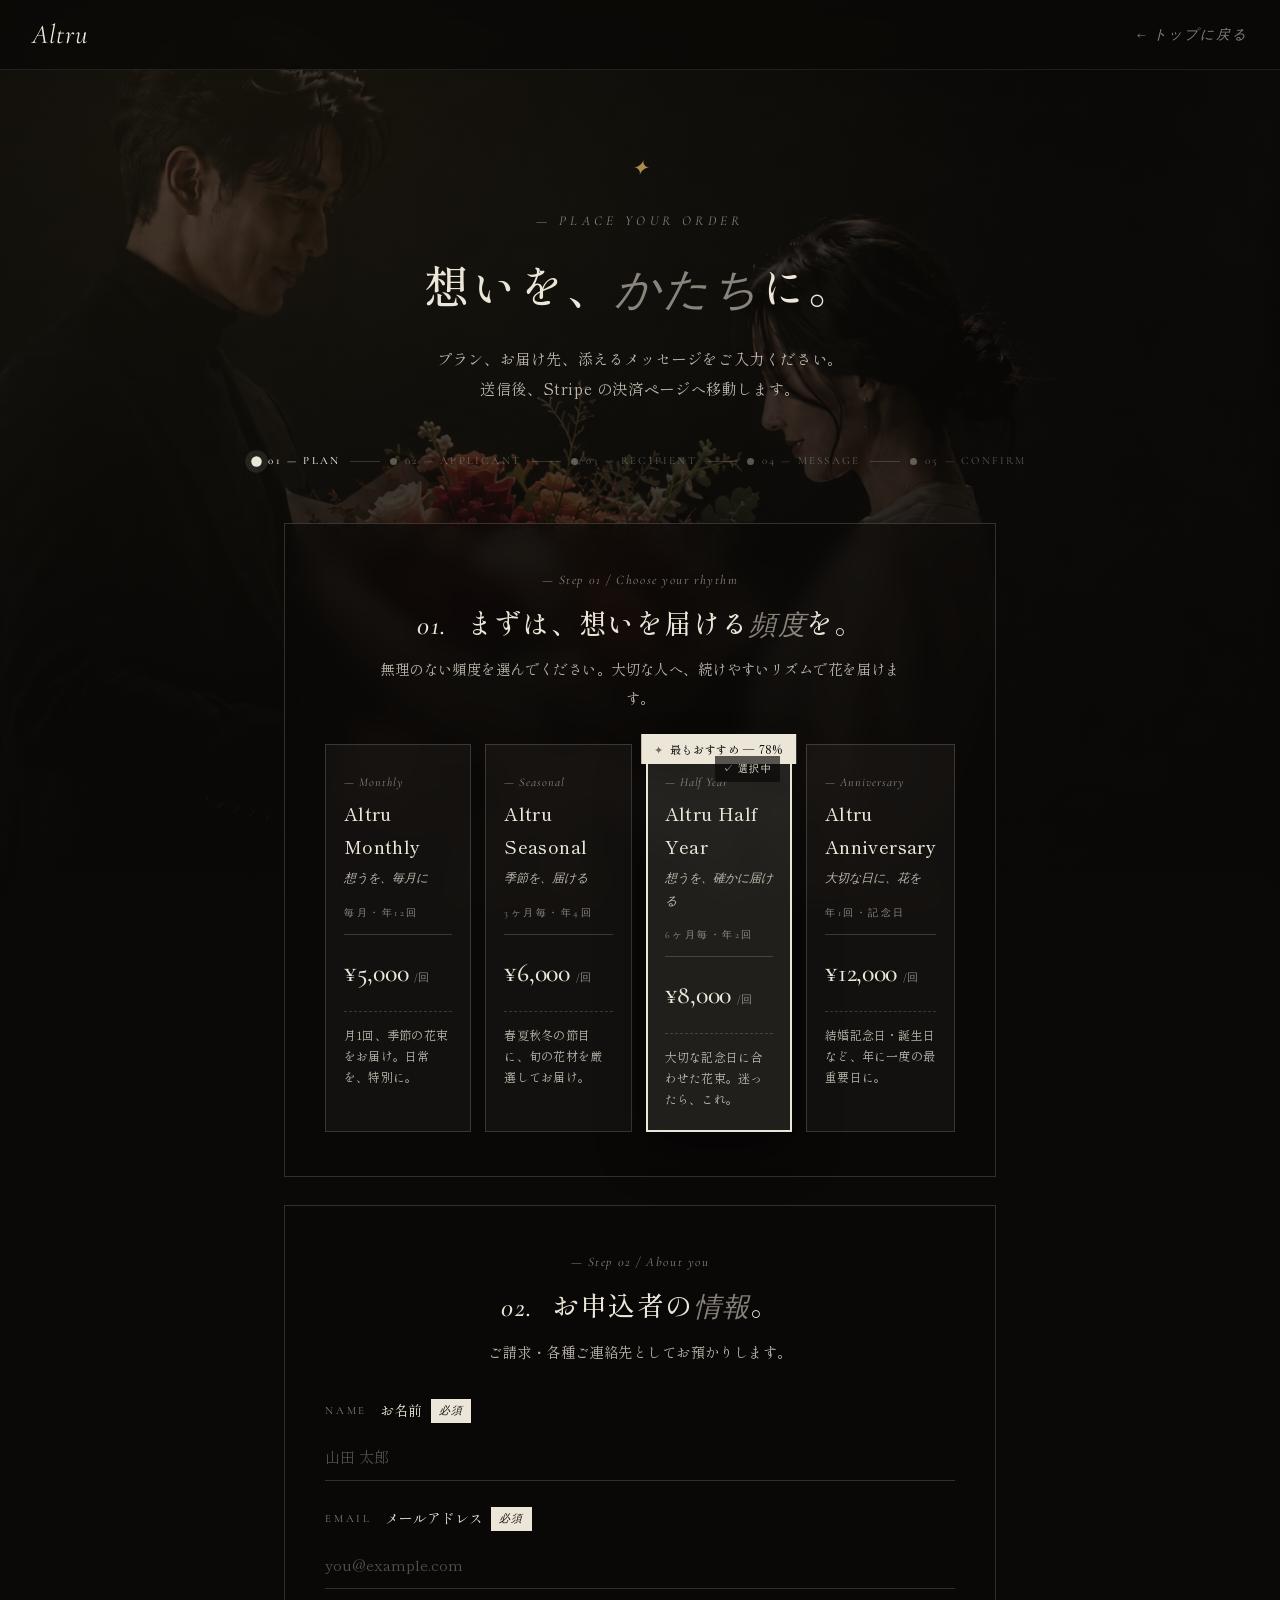
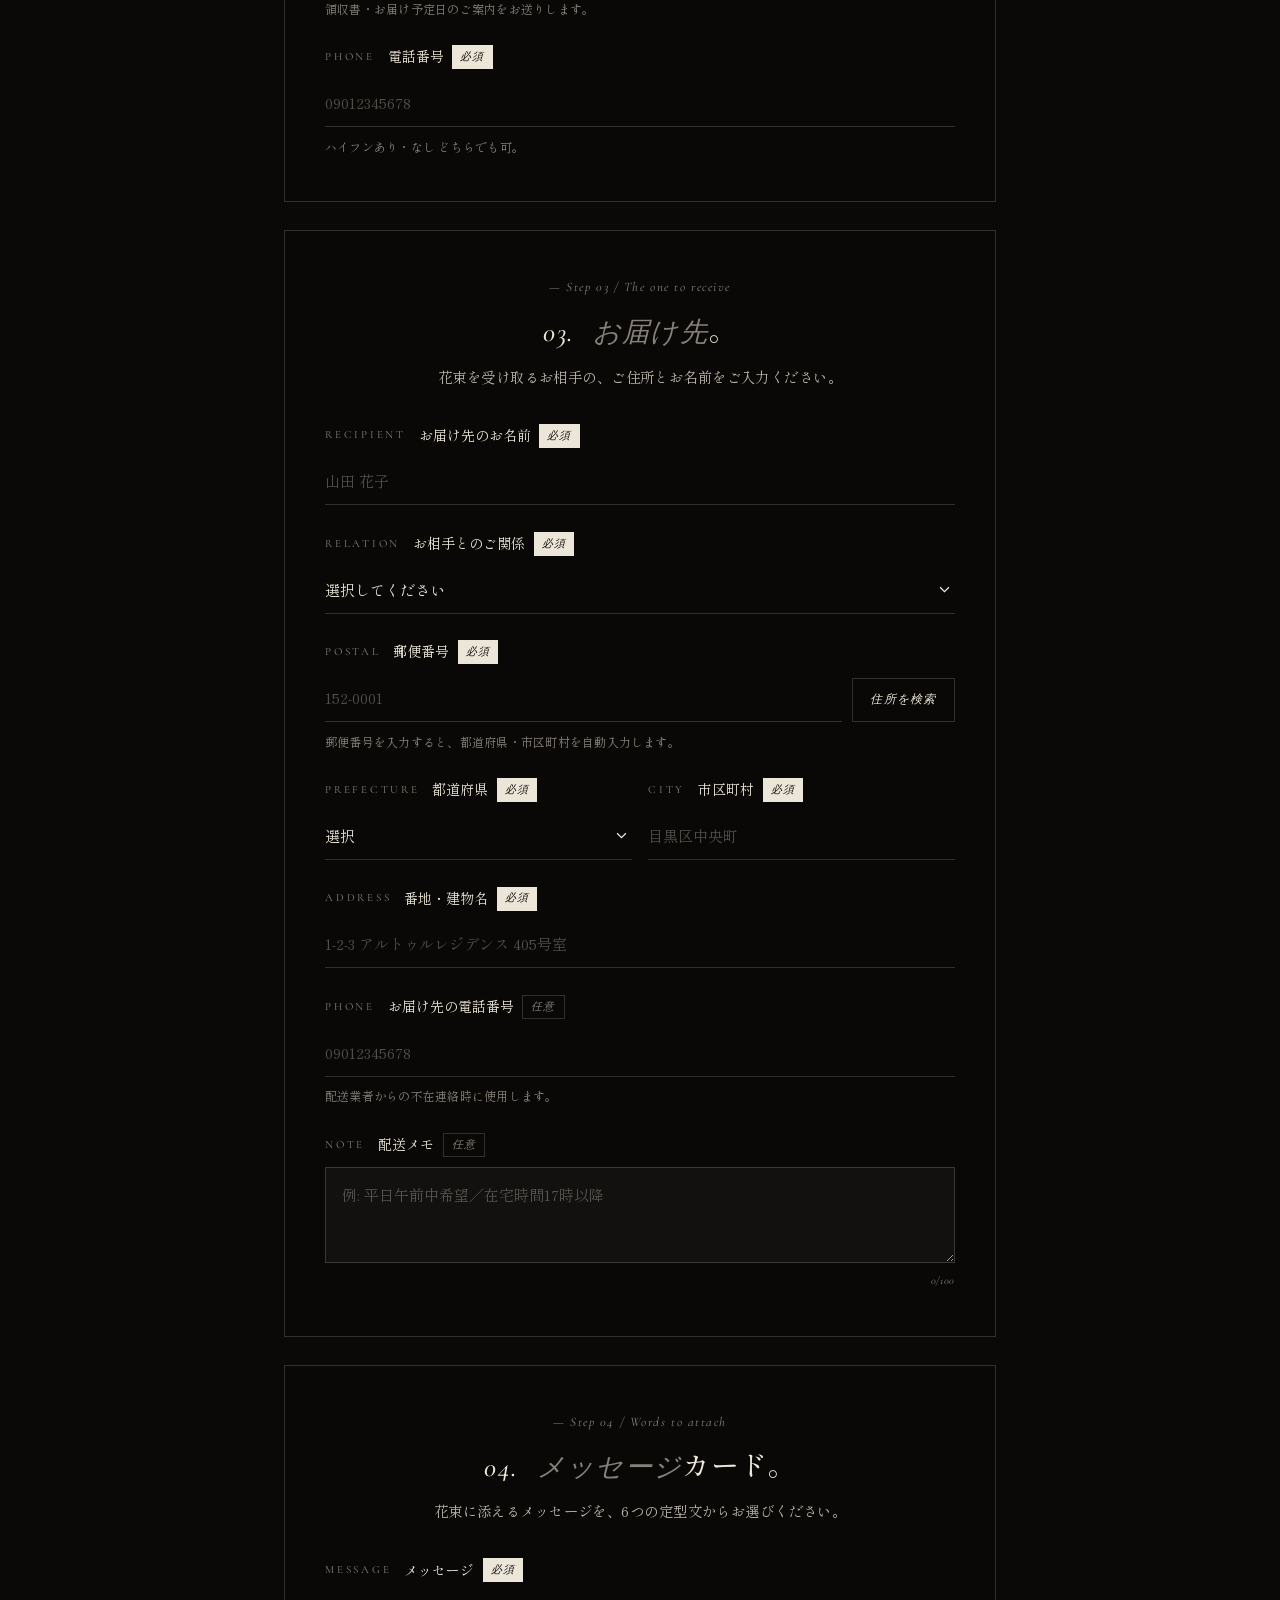
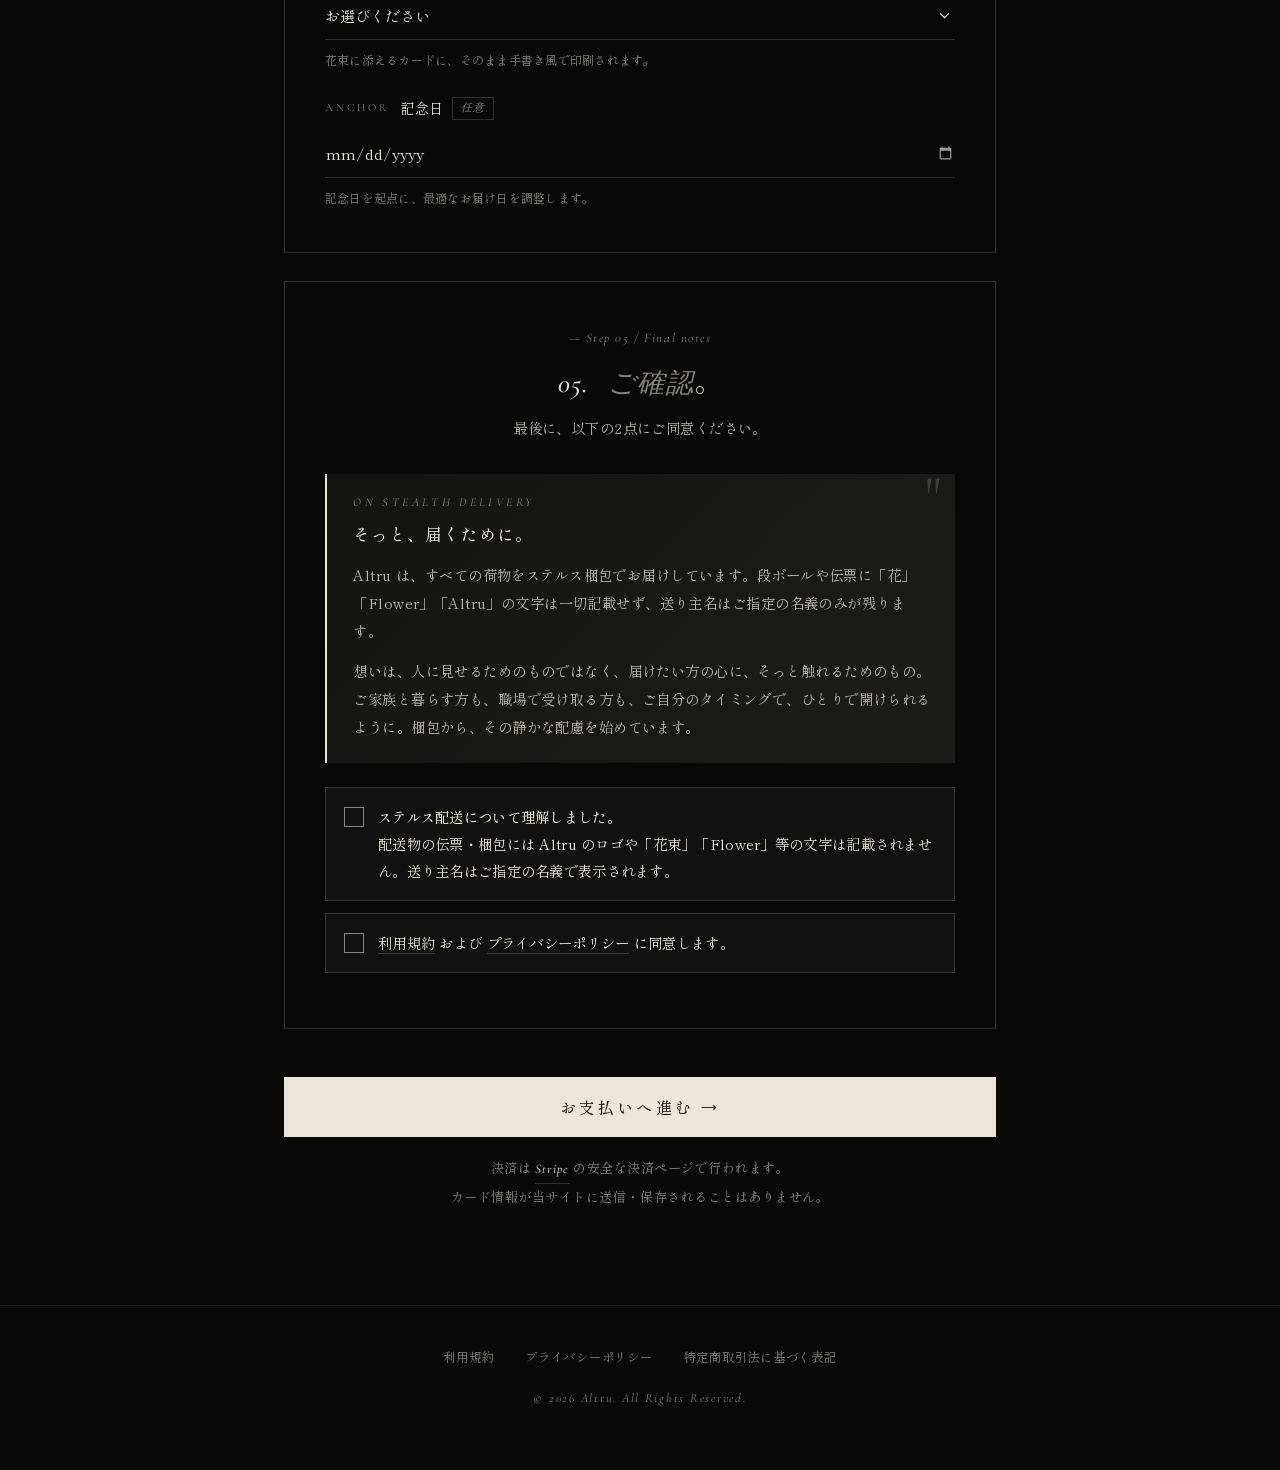
<file: apply.html>
<!DOCTYPE html>
<html lang="ja">
<head>
<meta charset="UTF-8">
<meta name="viewport" content="width=device-width, initial-scale=1.0">
<!-- Microsoft Clarity -->
<script type="text/javascript">
    (function(c,l,a,r,i,t,y){
        c[a]=c[a]||function(){(c[a].q=c[a].q||[]).push(arguments)};
        t=l.createElement(r);t.async=1;t.src="https://www.clarity.ms/tag/"+i;
        y=l.getElementsByTagName(r)[0];y.parentNode.insertBefore(t,y);
    })(window, document, "clarity", "script", "wsezopcxvw");
</script>
<title>お申し込み｜Altru</title>
<meta name="description" content="Altru のお申し込みページ。プラン・お届け先・メッセージカードをご入力のうえ、Stripe決済へお進みください。">
<meta name="robots" content="noindex">

<link rel="preconnect" href="https://fonts.googleapis.com">
<link rel="preconnect" href="https://fonts.gstatic.com" crossorigin>
<link href="https://fonts.googleapis.com/css2?family=Shippori+Mincho:wght@400;500;600;700&family=Noto+Sans+JP:wght@400;500;700&family=Noto+Serif+JP:wght@400;500&family=Cormorant+Garamond:ital,wght@0,400;0,500;1,400;1,500&display=swap" rel="stylesheet">

<style>
  :root {
    --ink:           #1A1612;
    --bg-dark:       #0A0907;
    --bg-dark-2:     #120F0B;
    --paper:         #ECE6D9;
    --paper-soft:    rgba(236, 230, 217, .78);
    --paper-mute:    rgba(236, 230, 217, .55);
    --paper-faint:   rgba(236, 230, 217, .35);
    --paper-line:    rgba(236, 230, 217, .18);
    --paper-line-soft: rgba(236, 230, 217, .10);
    --glass:         rgba(236, 230, 217, .04);
    --glass-2:       rgba(236, 230, 217, .07);
    --glass-3:       rgba(236, 230, 217, .10);
    --gold:          #C9A45A;
    --error:         #d49994;
    --success:       #8FB58C;
    --serif:         'Shippori Mincho', 'Noto Serif JP', 'Yu Mincho', 'YuMincho', serif;
    --sans:          'Noto Sans JP', -apple-system, BlinkMacSystemFont, 'Hiragino Kaku Gothic ProN', 'Yu Gothic', sans-serif;
    --serif-it:      'Cormorant Garamond', 'Times New Roman', serif;
  }

  *, *::before, *::after { box-sizing: border-box; }
  html, body {
    margin: 0;
    padding: 0;
    background: var(--bg-dark);
    color: var(--paper);
    min-height: 100vh;
    font-family: var(--serif);
    line-height: 1.85;
    -webkit-font-smoothing: antialiased;
    text-rendering: optimizeLegibility;
  }

  /* Background photo — woman behind the form, heavily darkened */
  .ap-bg {
    position: fixed;
    inset: 0;
    z-index: 0;
    pointer-events: none;
    background-color: var(--bg-dark);
    background-image:
      linear-gradient(rgba(10, 9, 7, 0.72), rgba(10, 9, 7, 0.82)),
      url('a_Manifesto_Desktop.png');
    background-image:
      linear-gradient(rgba(10, 9, 7, 0.72), rgba(10, 9, 7, 0.82)),
      image-set(
        url('a_Manifesto_Desktop.avif') type('image/avif'),
        url('a_Manifesto_Desktop.webp') type('image/webp'),
        url('a_Manifesto_Desktop.png') type('image/png')
      );
    background-size: cover;
    background-position: center right;
    background-repeat: no-repeat;
  }
  .ap-bg::after {
    /* warm accent glow + bottom fade for legibility */
    content: "";
    position: absolute;
    inset: 0;
    background:
      radial-gradient(ellipse at 18% 8%, rgba(201, 164, 90, .07), transparent 55%),
      linear-gradient(180deg, transparent 0%, transparent 55%, rgba(10, 9, 7, .55) 100%);
  }
  @media (max-width: 768px) {
    .ap-bg {
      background-image:
        linear-gradient(rgba(10, 9, 7, 0.78), rgba(10, 9, 7, 0.86)),
        url('a_Manifesto_Mobile.png');
      background-image:
        linear-gradient(rgba(10, 9, 7, 0.78), rgba(10, 9, 7, 0.86)),
        image-set(
          url('a_Manifesto_Mobile.avif') type('image/avif'),
          url('a_Manifesto_Mobile.webp') type('image/webp'),
          url('a_Manifesto_Mobile.png') type('image/png')
        );
      background-position: center;
    }
  }

  a { color: inherit; }

  /* ── HEADER ── */
  .ap-header {
    position: sticky;
    top: 0;
    z-index: 10;
    display: flex;
    align-items: center;
    justify-content: space-between;
    padding: 1.3rem 2rem;
    background: rgba(10, 9, 7, .82);
    backdrop-filter: blur(10px);
    -webkit-backdrop-filter: blur(10px);
    border-bottom: 1px solid var(--paper-line-soft);
  }
  .ap-header__logo {
    font-family: var(--serif-it);
    font-style: italic;
    font-size: 1.7rem;
    color: var(--paper);
    text-decoration: none;
    letter-spacing: 0.04em;
    line-height: 1;
  }
  .ap-header__back {
    font-family: var(--serif-it);
    font-style: italic;
    font-size: 0.85rem;
    color: var(--paper-mute);
    text-decoration: none;
    letter-spacing: 0.14em;
    transition: color 0.25s ease;
  }
  .ap-header__back:hover { color: var(--paper); }

  /* ── HERO ── */
  .ap-hero {
    position: relative;
    z-index: 1;
    text-align: center;
    padding: clamp(4rem, 7vw, 6rem) 1.5rem clamp(2rem, 4vw, 3rem);
    max-width: 760px;
    margin: 0 auto;
  }
  .ap-hero__ornament {
    display: block;
    font-family: var(--serif-it);
    font-style: italic;
    font-size: 1.3rem;
    color: var(--gold);
    line-height: 1;
    margin-bottom: clamp(1.2rem, 2.5vw, 1.75rem);
    letter-spacing: 0.4em;
    padding-left: 0.4em;
    opacity: 0.85;
  }
  .ap-hero__eyebrow {
    font-family: var(--serif-it);
    font-style: italic;
    font-size: 0.85rem;
    color: var(--paper-mute);
    letter-spacing: 0.32em;
    margin-bottom: 1.1rem;
    text-transform: uppercase;
  }
  .ap-hero__title {
    font-family: var(--serif);
    font-size: clamp(1.9rem, 4.2vw, 2.8rem);
    font-weight: 500;
    letter-spacing: 0.06em;
    margin: 0 0 1.15rem;
    line-height: 1.5;
    color: var(--paper);
  }
  .ap-hero__title em {
    font-family: var(--serif-it);
    font-style: italic;
    font-weight: 400;
    color: var(--paper-mute);
  }
  .ap-hero__lede {
    color: var(--paper-soft);
    font-size: 0.95rem;
    line-height: 2;
    letter-spacing: 0.04em;
    max-width: 30em;
    margin: 0 auto;
  }

  /* ── STEPPER (top, sticky guide) ── */
  .ap-stepper {
    position: relative;
    z-index: 1;
    display: flex;
    justify-content: center;
    align-items: center;
    gap: 10px;
    flex-wrap: wrap;
    margin: 0 auto clamp(2.5rem, 4vw, 3.5rem);
    max-width: 900px;
    padding: 0 1.25rem;
    font-family: var(--serif-it);
    font-size: 11px;
    letter-spacing: 0.2em;
    text-transform: uppercase;
    color: var(--paper-faint);
  }
  .ap-stepper__item {
    display: inline-flex;
    align-items: center;
    gap: 8px;
    transition: color .35s ease;
  }
  .ap-stepper__item.is-active { color: var(--paper); font-weight: 500; }
  .ap-stepper__item.is-done   { color: var(--paper-soft); }
  .ap-stepper__dot {
    width: 7px;
    height: 7px;
    border-radius: 50%;
    background: var(--paper-faint);
    transition: all .35s ease;
  }
  .ap-stepper__item.is-active .ap-stepper__dot {
    background: var(--paper);
    transform: scale(1.5);
    box-shadow: 0 0 0 4px rgba(236, 230, 217, .1);
  }
  .ap-stepper__item.is-done .ap-stepper__dot { background: rgba(236, 230, 217, .55); }
  .ap-stepper__line {
    width: 30px;
    height: 1px;
    background: var(--paper-line);
  }

  /* ── FORM SHELL ── */
  .ap-form {
    position: relative;
    z-index: 1;
    max-width: 760px;
    margin: 0 auto;
    padding: 0 1.5rem clamp(4rem, 8vw, 6rem);
  }

  /* Step section — dark glass card so text stays legible over the photo */
  .ap-step {
    background: rgba(10, 9, 7, 0.62);
    border: 1px solid var(--paper-line);
    padding: clamp(2rem, 4vw, 2.75rem) clamp(1.5rem, 3.5vw, 2.5rem);
    margin: 0 0 clamp(1.4rem, 2.5vw, 1.75rem);
    backdrop-filter: blur(10px);
    -webkit-backdrop-filter: blur(10px);
  }
  .ap-step__head {
    text-align: center;
    margin-bottom: 1.5rem;
  }
  .ap-step__eyebrow {
    font-family: var(--serif-it);
    font-style: italic;
    font-size: 13px;
    color: var(--paper-mute);
    letter-spacing: 0.12em;
    margin-bottom: 10px;
  }
  .ap-step__num {
    font-family: var(--serif-it);
    font-style: italic;
    color: var(--paper);
    margin-right: 0.4em;
    letter-spacing: 0.05em;
  }
  .ap-step__title {
    font-family: var(--serif);
    font-size: clamp(1.35rem, 2.7vw, 1.7rem);
    font-weight: 500;
    margin: 0 0 0.55rem;
    letter-spacing: 0.05em;
    line-height: 1.5;
    color: var(--paper);
  }
  .ap-step__title em {
    font-family: var(--serif-it);
    font-style: italic;
    font-weight: 400;
    color: var(--paper-mute);
  }
  .ap-step__desc {
    color: var(--paper-soft);
    font-size: 0.9rem;
    line-height: 1.95;
    letter-spacing: 0.03em;
    margin: 0 auto 2rem;
    max-width: 38em;
    text-align: center;
  }

  /* ── PLAN CARDS ── */
  .ap-plans {
    display: grid;
    grid-template-columns: repeat(4, 1fr);
    gap: 14px;
    align-items: stretch;
  }
  @media (max-width: 980px) {
    .ap-plans { grid-template-columns: repeat(2, 1fr); }
    .ap-plan--rec { order: -1; }
  }
  @media (max-width: 520px) {
    .ap-plans { grid-template-columns: 1fr; gap: 18px; }
  }

  .ap-plan {
    position: relative;
    background: var(--glass);
    border: 1px solid var(--paper-line);
    padding: 26px 18px 22px;
    cursor: pointer;
    transition: all .4s cubic-bezier(.2, .7, .3, 1);
    display: flex;
    flex-direction: column;
    color: var(--paper);
  }
  .ap-plan:hover {
    border-color: rgba(236, 230, 217, .5);
    transform: translateY(-3px);
    background: rgba(236, 230, 217, .07);
  }
  .ap-plan input {
    position: absolute;
    opacity: 0;
    pointer-events: none;
  }
  .ap-plan.is-selected {
    border-color: var(--paper);
    border-width: 2px;
    padding: 25px 17px 21px;
    background: var(--glass-3);
  }
  .ap-plan.is-selected::after {
    content: '✓ 選択中';
    position: absolute;
    top: 10px;
    right: 10px;
    font-family: var(--serif-it);
    font-size: 10px;
    letter-spacing: .15em;
    color: var(--paper);
    background: rgba(10, 9, 7, .65);
    padding: 4px 8px;
  }

  .ap-plan--rec {
    background: linear-gradient(180deg, rgba(236, 230, 217, .1) 0%, rgba(236, 230, 217, .04) 100%);
    border-color: rgba(236, 230, 217, .55);
    border-width: 2px;
    padding: 25px 17px 21px;
    box-shadow: 0 20px 48px rgba(0, 0, 0, .4);
  }

  .ap-plan__badge {
    position: absolute;
    top: -12px;
    left: 50%;
    transform: translateX(-50%);
    background: var(--paper);
    color: var(--ink);
    font-family: var(--serif);
    font-size: 11px;
    letter-spacing: .06em;
    font-weight: 500;
    padding: 5px 13px;
    white-space: nowrap;
  }
  .ap-plan__badge::before {
    content: '✦';
    margin-right: 6px;
    color: #75695C;
  }

  .ap-plan__eyebrow {
    font-family: var(--serif-it);
    font-style: italic;
    font-size: 12px;
    color: var(--paper-mute);
    margin-bottom: 4px;
    letter-spacing: .08em;
  }
  .ap-plan__name {
    font-family: var(--serif);
    font-size: 18px;
    font-weight: 500;
    margin-bottom: 4px;
    letter-spacing: .02em;
  }
  .ap-plan__tagline {
    font-family: var(--serif-it);
    font-style: italic;
    color: var(--paper-soft);
    font-size: 12px;
    margin-bottom: 14px;
    min-height: 20px;
  }
  .ap-plan__cycle {
    font-family: var(--serif-it);
    font-size: 10px;
    letter-spacing: .25em;
    text-transform: uppercase;
    color: var(--paper-mute);
    padding-bottom: 12px;
    border-bottom: 1px solid var(--paper-line);
    margin-bottom: 14px;
  }
  .ap-plan__price {
    display: flex;
    align-items: baseline;
    gap: 6px;
    margin-bottom: 2px;
  }
  .ap-plan__price-num {
    font-family: var(--serif-it);
    font-size: 26px;
    font-weight: 500;
    letter-spacing: -.01em;
  }
  .ap-plan__price-unit {
    font-family: var(--serif-it);
    font-size: 11px;
    color: var(--paper-mute);
  }
  .ap-plan__desc {
    margin-top: 12px;
    padding-top: 12px;
    border-top: 1px dashed var(--paper-line);
    font-family: var(--serif);
    font-size: 12px;
    color: var(--paper-soft);
    line-height: 1.75;
    letter-spacing: 0.02em;
    flex-grow: 1;
  }

  /* ── FIELDS ── */
  .ap-field {
    display: flex;
    flex-direction: column;
    gap: 0.55rem;
    margin-bottom: 1.6rem;
  }
  .ap-field:last-child { margin-bottom: 0; }
  .ap-field__row {
    display: grid;
    grid-template-columns: 1fr 1fr;
    gap: 1rem;
  }
  @media (max-width: 560px) {
    .ap-field__row { grid-template-columns: 1fr; }
  }
  .ap-field__label {
    font-family: var(--serif-it);
    font-size: 11px;
    letter-spacing: 0.25em;
    text-transform: uppercase;
    color: var(--paper-mute);
    display: flex;
    align-items: center;
    gap: 0.55rem;
  }
  .ap-field__label .ja {
    font-family: var(--serif);
    text-transform: none;
    font-size: 14px;
    letter-spacing: 0;
    color: var(--paper);
    margin-left: 4px;
    font-weight: 400;
  }
  .ap-field__required {
    font-family: var(--serif-it);
    font-style: italic;
    font-size: 0.68rem;
    background: var(--paper);
    color: var(--ink);
    padding: 0.12rem 0.5rem;
    letter-spacing: 0.1em;
    font-weight: 400;
    text-transform: none;
  }
  .ap-field__optional {
    font-family: var(--serif-it);
    font-style: italic;
    font-size: 0.68rem;
    color: var(--paper-mute);
    border: 1px solid var(--paper-line);
    padding: 0.05rem 0.5rem;
    letter-spacing: 0.1em;
    text-transform: none;
  }

  .ap-input,
  .ap-select,
  .ap-textarea {
    width: 100%;
    min-height: 48px;
    background: transparent;
    border: none;
    border-bottom: 1px solid var(--paper-line);
    padding: 0.7rem 0;
    font-family: var(--serif);
    font-size: 15px;
    color: var(--paper);
    transition: border-color 0.25s ease, background 0.25s ease;
    appearance: none;
    -webkit-appearance: none;
    border-radius: 0;
    outline: none;
  }
  .ap-input::placeholder,
  .ap-textarea::placeholder {
    color: rgba(236, 230, 217, .32);
  }
  .ap-textarea {
    min-height: 96px;
    resize: vertical;
    line-height: 1.85;
    border: 1px solid var(--paper-line);
    padding: 0.85rem 1rem;
    background: var(--glass);
  }
  .ap-select {
    background: transparent;
    background-image: url("data:image/svg+xml,%3Csvg xmlns='http://www.w3.org/2000/svg' width='12' height='8' viewBox='0 0 12 8'%3E%3Cpath fill='none' stroke='%23ECE6D9' stroke-width='1.5' d='M1 1.5L6 6.5L11 1.5'/%3E%3C/svg%3E");
    background-repeat: no-repeat;
    background-position: right 0.3rem center;
    background-size: 11px 7px;
    padding-right: 1.8rem;
  }
  .ap-select option {
    background: var(--bg-dark);
    color: var(--paper);
  }
  .ap-input:focus,
  .ap-select:focus { border-bottom-color: var(--paper); }
  .ap-textarea:focus { border-color: var(--paper); background: var(--glass-2); }
  .ap-input::-webkit-calendar-picker-indicator {
    filter: invert(.92);
    opacity: .65;
    cursor: pointer;
  }
  .ap-input.is-error,
  .ap-select.is-error { border-bottom-color: var(--error); }
  .ap-textarea.is-error { border-color: var(--error); }

  .ap-field__hint {
    font-family: var(--serif);
    font-size: 12px;
    color: var(--paper-mute);
    line-height: 1.75;
    margin: 0;
    letter-spacing: 0.02em;
  }
  .ap-field__error {
    font-family: var(--serif);
    font-size: 12px;
    color: var(--error);
    margin: 0;
    display: none;
    letter-spacing: 0.02em;
  }
  .ap-field__error.is-visible { display: block; }
  .ap-field__counter {
    font-family: var(--serif-it);
    font-style: italic;
    font-size: 11px;
    color: var(--paper-mute);
    text-align: right;
    letter-spacing: 0.06em;
  }
  .ap-field__counter.is-over { color: var(--error); }

  /* ── ZIP ROW ── */
  .ap-zip {
    display: grid;
    grid-template-columns: 1fr auto;
    gap: 0.6rem;
    align-items: end;
  }
  .ap-zip__btn {
    background: transparent;
    border: 1px solid var(--paper-line);
    color: var(--paper);
    font-family: var(--serif-it);
    font-style: italic;
    font-size: 12px;
    letter-spacing: 0.1em;
    padding: 0.65rem 1.1rem;
    cursor: pointer;
    white-space: nowrap;
    transition: all 0.25s ease;
    border-radius: 0;
    height: 44px;
  }
  .ap-zip__btn:hover:not(:disabled) {
    border-color: var(--paper);
    background: var(--paper);
    color: var(--ink);
  }
  .ap-zip__btn:disabled { opacity: 0.45; cursor: not-allowed; }

  /* ── CHECKBOX ── */
  .ap-check {
    display: flex;
    gap: 0.85rem;
    align-items: flex-start;
    padding: 1rem 1.15rem;
    background: var(--glass);
    border: 1px solid var(--paper-line);
    cursor: pointer;
    transition: border-color 0.25s ease, background 0.25s ease;
    margin-bottom: 0.7rem;
  }
  .ap-check:last-child { margin-bottom: 0; }
  .ap-check:hover { border-color: rgba(236, 230, 217, .45); }
  .ap-check.is-checked {
    border-color: var(--paper);
    background: var(--glass-2);
    box-shadow: inset 0 0 0 1px var(--paper);
  }
  .ap-check.is-error { border-color: var(--error); }
  .ap-check input {
    appearance: none;
    -webkit-appearance: none;
    min-width: 20px;
    width: 20px;
    height: 20px;
    border: 1.5px solid var(--paper-mute);
    margin: 0;
    cursor: pointer;
    background: transparent;
    position: relative;
    flex-shrink: 0;
    margin-top: 3px;
    border-radius: 0;
    transition: all 0.2s ease;
  }
  .ap-check input:checked {
    background: var(--paper);
    border-color: var(--paper);
  }
  .ap-check input:checked::after {
    content: "";
    position: absolute;
    left: 5px;
    top: 1px;
    width: 6px;
    height: 11px;
    border: solid var(--ink);
    border-width: 0 2px 2px 0;
    transform: rotate(45deg);
  }
  .ap-check__body {
    flex: 1;
    font-family: var(--serif);
    font-size: 0.9rem;
    color: var(--paper);
    line-height: 1.85;
    letter-spacing: 0.02em;
  }
  .ap-check__body strong { font-weight: 500; }
  .ap-check__body a {
    color: var(--paper);
    border-bottom: 1px solid var(--paper-line);
    text-decoration: none;
    transition: border-color 0.25s ease;
  }
  .ap-check__body a:hover { border-color: var(--paper); }

  /* ── STEALTH INTRO ── */
  .ap-stealth {
    background: linear-gradient(135deg, rgba(236, 230, 217, .05) 0%, rgba(236, 230, 217, .09) 100%);
    border-left: 2px solid var(--paper);
    padding: 1.4rem 1.5rem 1.4rem 1.65rem;
    margin: 0 0 1.5rem;
    position: relative;
  }
  .ap-stealth::before {
    content: '"';
    font-family: var(--serif-it);
    font-size: 56px;
    color: rgba(236, 230, 217, .18);
    position: absolute;
    top: -6px;
    right: 14px;
    line-height: 1;
  }
  .ap-stealth__eyebrow {
    font-family: var(--serif-it);
    font-style: italic;
    font-size: 12px;
    letter-spacing: 0.28em;
    color: var(--paper-mute);
    text-transform: uppercase;
    margin: 0 0 0.8rem;
    line-height: 1;
  }
  .ap-stealth__title {
    font-family: var(--serif);
    font-size: 1.05rem;
    font-weight: 500;
    letter-spacing: 0.06em;
    margin: 0 0 0.85rem;
    line-height: 1.55;
    color: var(--paper);
  }
  .ap-stealth__body {
    font-family: var(--serif);
    font-size: 0.9rem;
    color: var(--paper-soft);
    line-height: 1.95;
    letter-spacing: 0.03em;
    margin: 0;
  }
  .ap-stealth__body + .ap-stealth__body { margin-top: 0.75rem; }

  /* ── SUBMIT ── */
  .ap-submit-wrap {
    margin-top: clamp(2rem, 4vw, 3rem);
  }
  .ap-submit {
    width: 100%;
    min-height: 60px;
    background: var(--paper);
    color: var(--ink);
    border: 1px solid var(--paper);
    border-radius: 0;
    font-family: var(--serif);
    font-size: 1rem;
    font-weight: 500;
    letter-spacing: 0.2em;
    cursor: pointer;
    transition: background 0.3s ease, color 0.3s ease, opacity 0.3s ease;
    display: inline-flex;
    align-items: center;
    justify-content: center;
    gap: 0.75rem;
  }
  .ap-submit:hover:not(:disabled) {
    background: transparent;
    color: var(--paper);
  }
  .ap-submit:disabled {
    opacity: 0.45;
    cursor: not-allowed;
  }
  .ap-submit__spinner {
    display: none;
    width: 18px;
    height: 18px;
    border: 2px solid currentColor;
    border-top-color: transparent;
    border-radius: 50%;
    animation: ap-spin .8s linear infinite;
  }
  .ap-submit.is-loading .ap-submit__spinner { display: inline-block; }
  .ap-submit.is-loading .ap-submit__label-default { display: none; }
  .ap-submit__label-loading { display: none; }
  .ap-submit.is-loading .ap-submit__label-loading { display: inline; }
  @keyframes ap-spin { to { transform: rotate(360deg); } }

  .ap-submit-note {
    text-align: center;
    font-family: var(--serif);
    font-size: 0.82rem;
    color: var(--paper-mute);
    margin: 1.1rem 0 0;
    line-height: 1.95;
    letter-spacing: 0.04em;
  }
  .ap-stripe-mark {
    display: inline-flex;
    align-items: center;
    gap: 0.3rem;
    font-family: var(--serif-it);
    font-style: italic;
    letter-spacing: 0.1em;
    color: var(--paper);
    text-decoration: none;
    border-bottom: 1px solid var(--paper-line);
    transition: border-color 0.25s ease;
  }
  .ap-stripe-mark:hover { border-color: var(--paper); }

  /* ── FORM ERROR BANNER ── */
  .ap-banner {
    background: rgba(212, 153, 148, .08);
    border-left: 3px solid var(--error);
    color: var(--error);
    padding: 1rem 1.25rem;
    margin-bottom: 1.5rem;
    font-family: var(--serif);
    font-size: 0.92rem;
    line-height: 1.85;
    letter-spacing: 0.02em;
    display: none;
  }
  .ap-banner.is-visible { display: block; }

  /* ── FOOTER ── */
  .ap-footer {
    position: relative;
    z-index: 1;
    text-align: center;
    padding: 2.5rem 1.5rem 3rem;
    border-top: 1px solid var(--paper-line-soft);
    color: var(--paper-mute);
    font-size: 0.78rem;
    letter-spacing: 0.06em;
  }
  .ap-footer a {
    color: var(--paper-mute);
    margin: 0 0.85rem;
    text-decoration: none;
    transition: color 0.25s ease;
  }
  .ap-footer a:hover { color: var(--paper); }
  .ap-footer__copy {
    font-family: var(--serif-it);
    font-style: italic;
    letter-spacing: 0.14em;
    margin-top: 1.1rem;
  }

  @media (max-width: 720px) {
    .ap-stepper { gap: 6px; font-size: 10px; letter-spacing: 0.15em; }
    .ap-stepper__line { width: 18px; }
    .ap-stepper__label { display: none; }
  }
  @media (max-width: 600px) {
    .ap-header { padding: 1rem 1.25rem; }
    .ap-header__logo { font-size: 1.45rem; }
    .ap-header__back { font-size: 0.78rem; letter-spacing: 0.1em; }
    .ap-hero { padding: 2.8rem 1.25rem 1.5rem; }
    .ap-hero__lede { font-size: 0.9rem; line-height: 1.95; }
    .ap-form { padding: 0 1rem 3rem; }
    .ap-step { padding: 1.75rem 1.25rem; }
    .ap-step__title { font-size: 1.2rem; }
    .ap-step__desc { font-size: 0.88rem; }
    .ap-footer a { display: inline-block; margin: 0.25rem 0.6rem; }
  }
</style>

<!-- Meta Pixel Code -->
<script>
!function(f,b,e,v,n,t,s)
{if(f.fbq)return;n=f.fbq=function(){n.callMethod?
n.callMethod.apply(n,arguments):n.queue.push(arguments)};
if(!f._fbq)f._fbq=n;n.push=n;n.loaded=!0;n.version='2.0';
n.queue=[];t=b.createElement(e);t.async=!0;
t.src=v;s=b.getElementsByTagName(e)[0];
s.parentNode.insertBefore(t,s)}(window, document,'script',
'https://connect.facebook.net/en_US/fbevents.js');
fbq('init', '1677373676625503');
fbq('track', 'PageView');
</script>
<noscript><img height="1" width="1" style="display:none"
src="https://www.facebook.com/tr?id=1677373676625503&ev=PageView&noscript=1"
/></noscript>
<!-- End Meta Pixel Code -->
<script>
  // Altru: 申込フォーム到達 (InitiateCheckout)
  fbq('track', 'InitiateCheckout');
</script>
</head>
<body>

<div class="ap-bg" aria-hidden="true"></div>

<header class="ap-header">
  <a href="index.html" class="ap-header__logo">Altru</a>
  <a href="index.html" class="ap-header__back">← トップに戻る</a>
</header>

<section class="ap-hero">
  <span class="ap-hero__ornament" aria-hidden="true">✦</span>
  <p class="ap-hero__eyebrow">— Place Your Order</p>
  <h1 class="ap-hero__title">想いを、<em>かたち</em>に。</h1>
  <p class="ap-hero__lede">
    プラン、お届け先、添えるメッセージをご入力ください。<br>
    送信後、Stripe の決済ページへ移動します。
  </p>
</section>

<nav class="ap-stepper" aria-label="入力ステップ">
  <span class="ap-stepper__item is-active" data-step="1">
    <span class="ap-stepper__dot"></span>
    <span class="ap-stepper__label">01 — Plan</span>
  </span>
  <span class="ap-stepper__line"></span>
  <span class="ap-stepper__item" data-step="2">
    <span class="ap-stepper__dot"></span>
    <span class="ap-stepper__label">02 — Applicant</span>
  </span>
  <span class="ap-stepper__line"></span>
  <span class="ap-stepper__item" data-step="3">
    <span class="ap-stepper__dot"></span>
    <span class="ap-stepper__label">03 — Recipient</span>
  </span>
  <span class="ap-stepper__line"></span>
  <span class="ap-stepper__item" data-step="4">
    <span class="ap-stepper__dot"></span>
    <span class="ap-stepper__label">04 — Message</span>
  </span>
  <span class="ap-stepper__line"></span>
  <span class="ap-stepper__item" data-step="5">
    <span class="ap-stepper__dot"></span>
    <span class="ap-stepper__label">05 — Confirm</span>
  </span>
</nav>

<form class="ap-form" id="apForm" novalidate>

  <div class="ap-banner" id="apBanner" role="alert"></div>

  <!-- ─────────── STEP 1: PLAN ─────────── -->
  <section class="ap-step" data-step="1">
    <div class="ap-step__head">
      <div class="ap-step__eyebrow">— Step 01 / Choose your rhythm</div>
      <h2 class="ap-step__title"><span class="ap-step__num">01.</span> まずは、想いを届ける<em>頻度</em>を。</h2>
      <p class="ap-step__desc">無理のない頻度を選んでください。大切な人へ、続けやすいリズムで花を届けます。</p>
    </div>

    <div class="ap-plans" role="radiogroup" aria-label="プラン">
      <label class="ap-plan" data-plan="monthly">
        <input type="radio" name="plan_id" value="monthly">
        <div class="ap-plan__eyebrow">— Monthly</div>
        <div class="ap-plan__name">Altru Monthly</div>
        <div class="ap-plan__tagline">想うを、毎月に</div>
        <div class="ap-plan__cycle">毎月・年12回</div>
        <div class="ap-plan__price">
          <span class="ap-plan__price-num">¥5,000</span>
          <span class="ap-plan__price-unit">/回</span>
        </div>
        <div class="ap-plan__desc">月1回、季節の花束をお届け。日常を、特別に。</div>
      </label>

      <label class="ap-plan" data-plan="seasonal">
        <input type="radio" name="plan_id" value="seasonal">
        <div class="ap-plan__eyebrow">— Seasonal</div>
        <div class="ap-plan__name">Altru Seasonal</div>
        <div class="ap-plan__tagline">季節を、届ける</div>
        <div class="ap-plan__cycle">3ヶ月毎・年4回</div>
        <div class="ap-plan__price">
          <span class="ap-plan__price-num">¥6,000</span>
          <span class="ap-plan__price-unit">/回</span>
        </div>
        <div class="ap-plan__desc">春夏秋冬の節目に、旬の花材を厳選してお届け。</div>
      </label>

      <label class="ap-plan ap-plan--rec is-selected" data-plan="halfyear">
        <span class="ap-plan__badge">最もおすすめ — 78%</span>
        <input type="radio" name="plan_id" value="halfyear" checked>
        <div class="ap-plan__eyebrow">— Half Year</div>
        <div class="ap-plan__name">Altru Half Year</div>
        <div class="ap-plan__tagline">想うを、確かに届ける</div>
        <div class="ap-plan__cycle">6ヶ月毎・年2回</div>
        <div class="ap-plan__price">
          <span class="ap-plan__price-num">¥8,000</span>
          <span class="ap-plan__price-unit">/回</span>
        </div>
        <div class="ap-plan__desc">大切な記念日に合わせた花束。迷ったら、これ。</div>
      </label>

      <label class="ap-plan" data-plan="anniversary">
        <input type="radio" name="plan_id" value="anniversary">
        <div class="ap-plan__eyebrow">— Anniversary</div>
        <div class="ap-plan__name">Altru Anniversary</div>
        <div class="ap-plan__tagline">大切な日に、花を</div>
        <div class="ap-plan__cycle">年1回・記念日</div>
        <div class="ap-plan__price">
          <span class="ap-plan__price-num">¥12,000</span>
          <span class="ap-plan__price-unit">/回</span>
        </div>
        <div class="ap-plan__desc">結婚記念日・誕生日など、年に一度の最重要日に。</div>
      </label>
    </div>
    <p class="ap-field__error" id="err-plan_id"></p>
  </section>

  <!-- ─────────── STEP 2: APPLICANT ─────────── -->
  <section class="ap-step" data-step="2">
    <div class="ap-step__head">
      <div class="ap-step__eyebrow">— Step 02 / About you</div>
      <h2 class="ap-step__title"><span class="ap-step__num">02.</span> お申込者の<em>情報</em>。</h2>
      <p class="ap-step__desc">ご請求・各種ご連絡先としてお預かりします。</p>
    </div>

    <div class="ap-field">
      <label class="ap-field__label" for="applicant_name">
        Name <span class="ja">お名前</span> <span class="ap-field__required">必須</span>
      </label>
      <input class="ap-input" type="text" id="applicant_name" name="applicant_name" maxlength="50" autocomplete="name" placeholder="山田 太郎">
      <p class="ap-field__error" id="err-applicant_name"></p>
    </div>

    <div class="ap-field">
      <label class="ap-field__label" for="applicant_email">
        Email <span class="ja">メールアドレス</span> <span class="ap-field__required">必須</span>
      </label>
      <input class="ap-input" type="email" id="applicant_email" name="applicant_email" autocomplete="email" placeholder="you@example.com" inputmode="email">
      <p class="ap-field__hint">領収書・お届け予定日のご案内をお送りします。</p>
      <p class="ap-field__error" id="err-applicant_email"></p>
    </div>

    <div class="ap-field">
      <label class="ap-field__label" for="applicant_phone">
        Phone <span class="ja">電話番号</span> <span class="ap-field__required">必須</span>
      </label>
      <input class="ap-input" type="tel" id="applicant_phone" name="applicant_phone" autocomplete="tel" placeholder="09012345678" inputmode="tel" maxlength="13">
      <p class="ap-field__hint">ハイフンあり・なし どちらでも可。</p>
      <p class="ap-field__error" id="err-applicant_phone"></p>
    </div>
  </section>

  <!-- ─────────── STEP 3: RECIPIENT ─────────── -->
  <section class="ap-step" data-step="3">
    <div class="ap-step__head">
      <div class="ap-step__eyebrow">— Step 03 / The one to receive</div>
      <h2 class="ap-step__title"><span class="ap-step__num">03.</span> <em>お届け先</em>。</h2>
      <p class="ap-step__desc">花束を受け取るお相手の、ご住所とお名前をご入力ください。</p>
    </div>

    <div class="ap-field">
      <label class="ap-field__label" for="recipient_name">
        Recipient <span class="ja">お届け先のお名前</span> <span class="ap-field__required">必須</span>
      </label>
      <input class="ap-input" type="text" id="recipient_name" name="recipient_name" maxlength="50" placeholder="山田 花子">
      <p class="ap-field__error" id="err-recipient_name"></p>
    </div>

    <div class="ap-field">
      <label class="ap-field__label" for="recipient_relation">
        Relation <span class="ja">お相手とのご関係</span> <span class="ap-field__required">必須</span>
      </label>
      <select class="ap-select" id="recipient_relation" name="recipient_relation">
        <option value="">選択してください</option>
        <option value="妻">妻</option>
        <option value="恋人・パートナー">恋人・パートナー</option>
        <option value="母">母</option>
        <option value="その他大切な人">その他大切な人</option>
      </select>
      <p class="ap-field__error" id="err-recipient_relation"></p>
    </div>

    <div class="ap-field">
      <label class="ap-field__label" for="recipient_postal_code">
        Postal <span class="ja">郵便番号</span> <span class="ap-field__required">必須</span>
      </label>
      <div class="ap-zip">
        <input class="ap-input" type="text" id="recipient_postal_code" name="recipient_postal_code" placeholder="152-0001" inputmode="numeric" maxlength="8" autocomplete="postal-code">
        <button type="button" class="ap-zip__btn" id="zipBtn">住所を検索</button>
      </div>
      <p class="ap-field__hint" id="zipHint">郵便番号を入力すると、都道府県・市区町村を自動入力します。</p>
      <p class="ap-field__error" id="err-recipient_postal_code"></p>
    </div>

    <div class="ap-field__row">
      <div class="ap-field">
        <label class="ap-field__label" for="recipient_prefecture">
          Prefecture <span class="ja">都道府県</span> <span class="ap-field__required">必須</span>
        </label>
        <select class="ap-select" id="recipient_prefecture" name="recipient_prefecture" autocomplete="address-level1">
          <option value="">選択</option>
        </select>
        <p class="ap-field__error" id="err-recipient_prefecture"></p>
      </div>
      <div class="ap-field">
        <label class="ap-field__label" for="recipient_city">
          City <span class="ja">市区町村</span> <span class="ap-field__required">必須</span>
        </label>
        <input class="ap-input" type="text" id="recipient_city" name="recipient_city" maxlength="50" autocomplete="address-level2" placeholder="目黒区中央町">
        <p class="ap-field__error" id="err-recipient_city"></p>
      </div>
    </div>

    <div class="ap-field">
      <label class="ap-field__label" for="recipient_address_line">
        Address <span class="ja">番地・建物名</span> <span class="ap-field__required">必須</span>
      </label>
      <input class="ap-input" type="text" id="recipient_address_line" name="recipient_address_line" maxlength="100" autocomplete="address-line1" placeholder="1-2-3 アルトゥルレジデンス 405号室">
      <p class="ap-field__error" id="err-recipient_address_line"></p>
    </div>

    <div class="ap-field">
      <label class="ap-field__label" for="recipient_phone">
        Phone <span class="ja">お届け先の電話番号</span> <span class="ap-field__optional">任意</span>
      </label>
      <input class="ap-input" type="tel" id="recipient_phone" name="recipient_phone" placeholder="09012345678" inputmode="tel" maxlength="13">
      <p class="ap-field__hint">配送業者からの不在連絡時に使用します。</p>
      <p class="ap-field__error" id="err-recipient_phone"></p>
    </div>

    <div class="ap-field">
      <label class="ap-field__label" for="recipient_delivery_note">
        Note <span class="ja">配送メモ</span> <span class="ap-field__optional">任意</span>
      </label>
      <textarea class="ap-textarea" id="recipient_delivery_note" name="recipient_delivery_note" maxlength="100" placeholder="例: 平日午前中希望／在宅時間17時以降"></textarea>
      <div class="ap-field__counter"><span id="cnt-delivery_note">0</span>/100</div>
      <p class="ap-field__error" id="err-recipient_delivery_note"></p>
    </div>
  </section>

  <!-- ─────────── STEP 4: MESSAGE ─────────── -->
  <section class="ap-step" data-step="4">
    <div class="ap-step__head">
      <div class="ap-step__eyebrow">— Step 04 / Words to attach</div>
      <h2 class="ap-step__title"><span class="ap-step__num">04.</span> <em>メッセージ</em>カード。</h2>
      <p class="ap-step__desc">花束に添えるメッセージを、6つの定型文からお選びください。</p>
    </div>

    <div class="ap-field">
      <label class="ap-field__label" for="message_text">
        Message <span class="ja">メッセージ</span> <span class="ap-field__required">必須</span>
      </label>
      <select class="ap-select" id="message_text" name="message_text">
        <option value="" disabled selected>お選びください</option>
        <optgroup label="感謝の気持ち">
          <option value="いつもありがとう。">いつもありがとう。</option>
          <option value="心からの感謝を込めて。">心からの感謝を込めて。</option>
        </optgroup>
        <optgroup label="大切な日の想い">
          <option value="大切な日に、想いを込めて。">大切な日に、想いを込めて。</option>
          <option value="今日もそばにいてくれて、ありがとう。">今日もそばにいてくれて、ありがとう。</option>
        </optgroup>
        <optgroup label="励まし・労い">
          <option value="お疲れさまでした。ゆっくり休んでね。">お疲れさまでした。ゆっくり休んでね。</option>
          <option value="あなたの毎日が、穏やかでありますように。">あなたの毎日が、穏やかでありますように。</option>
        </optgroup>
      </select>
      <p class="ap-field__hint">花束に添えるカードに、そのまま手書き風で印刷されます。</p>
      <p class="ap-field__error" id="err-message_text"></p>
    </div>

    <div class="ap-field">
      <label class="ap-field__label" for="anchor_date">
        Anchor <span class="ja">記念日</span> <span class="ap-field__optional">任意</span>
      </label>
      <input class="ap-input" type="date" id="anchor_date" name="anchor_date">
      <p class="ap-field__hint">記念日を起点に、最適なお届け日を調整します。</p>
      <p class="ap-field__error" id="err-anchor_date"></p>
    </div>
  </section>

  <!-- ─────────── STEP 5: CONSENT ─────────── -->
  <section class="ap-step" data-step="5">
    <div class="ap-step__head">
      <div class="ap-step__eyebrow">— Step 05 / Final notes</div>
      <h2 class="ap-step__title"><span class="ap-step__num">05.</span> <em>ご確認</em>。</h2>
      <p class="ap-step__desc">最後に、以下の2点にご同意ください。</p>
    </div>

    <aside class="ap-stealth" aria-labelledby="stealth-intro-title">
      <p class="ap-stealth__eyebrow">On Stealth Delivery</p>
      <h3 class="ap-stealth__title" id="stealth-intro-title">そっと、届くために。</h3>
      <p class="ap-stealth__body">
        Altru は、すべての荷物をステルス梱包でお届けしています。段ボールや伝票に「花」「Flower」「Altru」の文字は一切記載せず、送り主名はご指定の名義のみが残ります。
      </p>
      <p class="ap-stealth__body">
        想いは、人に見せるためのものではなく、届けたい方の心に、そっと触れるためのもの。ご家族と暮らす方も、職場で受け取る方も、ご自分のタイミングで、ひとりで開けられるように。梱包から、その静かな配慮を始めています。
      </p>
    </aside>

    <label class="ap-check" id="check-stealth">
      <input type="checkbox" id="stealth_confirmed" name="stealth_confirmed">
      <span class="ap-check__body">
        <strong>ステルス配送について理解しました。</strong><br>
        配送物の伝票・梱包には Altru のロゴや「花束」「Flower」等の文字は記載されません。送り主名はご指定の名義で表示されます。
      </span>
    </label>

    <label class="ap-check" id="check-terms">
      <input type="checkbox" id="terms_accepted" name="terms_accepted">
      <span class="ap-check__body">
        <a href="legal.html?doc=terms" target="_blank" rel="noopener">利用規約</a> および
        <a href="legal.html?doc=privacy" target="_blank" rel="noopener">プライバシーポリシー</a>
        に同意します。
      </span>
    </label>
    <p class="ap-field__error" id="err-consent"></p>
  </section>

  <!-- ─────────── SUBMIT ─────────── -->
  <div class="ap-submit-wrap">
    <button type="submit" class="ap-submit" id="apSubmit">
      <span class="ap-submit__spinner" aria-hidden="true"></span>
      <span class="ap-submit__label">
        <span class="ap-submit__label-default">お支払いへ進む →</span>
        <span class="ap-submit__label-loading">決済ページへ遷移中…</span>
      </span>
    </button>
    <p class="ap-submit-note">
      決済は <a class="ap-stripe-mark" href="https://stripe.com/jp" target="_blank" rel="noopener noreferrer">Stripe</a> の安全な決済ページで行われます。<br>
      カード情報が当サイトに送信・保存されることはありません。
    </p>
  </div>

</form>

<footer class="ap-footer">
  <div>
    <a href="legal.html?doc=terms">利用規約</a>
    <a href="legal.html?doc=privacy">プライバシーポリシー</a>
    <a href="legal.html?doc=tokushoho">特定商取引法に基づく表記</a>
  </div>
  <p class="ap-footer__copy">© 2026 Altru. All Rights Reserved.</p>
</footer>

<script>
(function () {
  'use strict';

  var API_ENDPOINT = 'https://altru-api.galileo-nao.workers.dev/checkout';

  var PREFECTURES = [
    '北海道','青森県','岩手県','宮城県','秋田県','山形県','福島県',
    '茨城県','栃木県','群馬県','埼玉県','千葉県','東京都','神奈川県',
    '新潟県','富山県','石川県','福井県','山梨県','長野県',
    '岐阜県','静岡県','愛知県','三重県',
    '滋賀県','京都府','大阪府','兵庫県','奈良県','和歌山県',
    '鳥取県','島根県','岡山県','広島県','山口県',
    '徳島県','香川県','愛媛県','高知県',
    '福岡県','佐賀県','長崎県','熊本県','大分県','宮崎県','鹿児島県','沖縄県'
  ];

  /* ── Populate prefectures ── */
  var prefSelect = document.getElementById('recipient_prefecture');
  PREFECTURES.forEach(function (p) {
    var opt = document.createElement('option');
    opt.value = p;
    opt.textContent = p;
    prefSelect.appendChild(opt);
  });

  /* ── Plan card selection ── */
  var planCards = document.querySelectorAll('.ap-plan');
  planCards.forEach(function (card) {
    card.addEventListener('click', function () {
      planCards.forEach(function (c) { c.classList.remove('is-selected'); });
      card.classList.add('is-selected');
      var radio = card.querySelector('input[type="radio"]');
      radio.checked = true;
    });
  });

  /* ── Character counters ── */
  function bindCounter(inputId, counterId) {
    var input = document.getElementById(inputId);
    var counter = document.getElementById(counterId);
    var max = parseInt(input.getAttribute('maxlength'), 10);
    function update() {
      var len = input.value.length;
      counter.textContent = len;
      counter.parentElement.classList.toggle('is-over', len > max);
    }
    input.addEventListener('input', update);
    update();
  }
  bindCounter('recipient_delivery_note', 'cnt-delivery_note');

  /* ── Checkbox visual state ── */
  ['check-stealth', 'check-terms'].forEach(function (id) {
    var wrap = document.getElementById(id);
    var input = wrap.querySelector('input');
    input.addEventListener('change', function () {
      wrap.classList.toggle('is-checked', input.checked);
      if (input.checked) wrap.classList.remove('is-error');
    });
  });

  /* ── Zipcloud postal lookup ── */
  var zipInput = document.getElementById('recipient_postal_code');
  var zipBtn = document.getElementById('zipBtn');
  var zipHint = document.getElementById('zipHint');
  var cityInput = document.getElementById('recipient_city');

  function normalizePostal(value) {
    return value.replace(/[^\d]/g, '');
  }

  function formatPostal(digits) {
    if (digits.length <= 3) return digits;
    return digits.slice(0, 3) + '-' + digits.slice(3, 7);
  }

  zipInput.addEventListener('input', function () {
    var digits = normalizePostal(zipInput.value);
    if (digits.length > 7) digits = digits.slice(0, 7);
    var formatted = formatPostal(digits);
    if (formatted !== zipInput.value) zipInput.value = formatted;
    if (digits.length === 7) lookupZip(digits);
  });

  zipBtn.addEventListener('click', function () {
    var digits = normalizePostal(zipInput.value);
    if (digits.length !== 7) {
      zipHint.textContent = '7桁の郵便番号を入力してください。';
      zipHint.style.color = 'var(--error)';
      return;
    }
    lookupZip(digits);
  });

  function lookupZip(digits) {
    zipHint.textContent = '住所を検索中...';
    zipHint.style.color = 'var(--paper-mute)';
    zipBtn.disabled = true;
    var url = 'https://zipcloud.ibsnet.co.jp/api/search?zipcode=' + digits;
    fetch(url)
      .then(function (r) { return r.json(); })
      .then(function (data) {
        zipBtn.disabled = false;
        if (data && data.results && data.results.length > 0) {
          var first = data.results[0];
          prefSelect.value = first.address1 || '';
          cityInput.value = (first.address2 || '') + (first.address3 || '');
          zipHint.textContent = '自動入力しました。必要に応じてご修正ください。';
          zipHint.style.color = 'var(--success)';
        } else {
          zipHint.textContent = '該当する住所が見つかりませんでした。手動でご入力ください。';
          zipHint.style.color = 'var(--paper-mute)';
        }
      })
      .catch(function () {
        zipBtn.disabled = false;
        zipHint.textContent = '住所検索に失敗しました。手動でご入力ください。';
        zipHint.style.color = 'var(--paper-mute)';
      });
  }

  /* ── Validation ── */
  function setError(fieldId, message) {
    var errEl = document.getElementById('err-' + fieldId);
    var input = document.getElementById(fieldId);
    if (errEl) {
      errEl.textContent = message || '';
      errEl.classList.toggle('is-visible', !!message);
    }
    if (input) {
      input.classList.toggle('is-error', !!message);
    }
  }

  function clearAllErrors() {
    document.querySelectorAll('.ap-field__error').forEach(function (el) {
      el.textContent = '';
      el.classList.remove('is-visible');
    });
    document.querySelectorAll('.is-error').forEach(function (el) {
      el.classList.remove('is-error');
    });
  }

  function validatePhone(value) {
    var stripped = value.replace(/[-\s]/g, '');
    return /^0\d{9,10}$/.test(stripped);
  }

  function validateEmail(value) {
    return /^[^\s@]+@[^\s@]+\.[^\s@]+$/.test(value);
  }

  function validatePostal(value) {
    return /^\d{3}-?\d{4}$/.test(value);
  }

  function validate() {
    clearAllErrors();
    var errors = [];

    var planEl = document.querySelector('input[name="plan_id"]:checked');
    if (!planEl) {
      setError('plan_id', 'プランを選択してください。');
      errors.push('plan_id');
    }

    function checkText(id, label, min, max) {
      var el = document.getElementById(id);
      var v = (el.value || '').trim();
      if (v.length < min) {
        setError(id, label + 'を入力してください。');
        errors.push(id);
        return;
      }
      if (v.length > max) {
        setError(id, label + 'は' + max + '文字以内でご入力ください。');
        errors.push(id);
      }
    }

    checkText('applicant_name', 'お名前', 1, 50);

    var emailEl = document.getElementById('applicant_email');
    var emailVal = (emailEl.value || '').trim();
    if (!emailVal) {
      setError('applicant_email', 'メールアドレスを入力してください。');
      errors.push('applicant_email');
    } else if (!validateEmail(emailVal)) {
      setError('applicant_email', 'メールアドレスの形式が正しくありません。');
      errors.push('applicant_email');
    }

    var aPhoneEl = document.getElementById('applicant_phone');
    var aPhoneVal = (aPhoneEl.value || '').trim();
    if (!aPhoneVal) {
      setError('applicant_phone', '電話番号を入力してください。');
      errors.push('applicant_phone');
    } else if (!validatePhone(aPhoneVal)) {
      setError('applicant_phone', '0で始まる10〜11桁の電話番号を入力してください。');
      errors.push('applicant_phone');
    }

    checkText('recipient_name', 'お届け先のお名前', 1, 50);

    var relEl = document.getElementById('recipient_relation');
    if (!relEl.value) {
      setError('recipient_relation', 'お相手とのご関係を選択してください。');
      errors.push('recipient_relation');
    }

    var postalVal = (zipInput.value || '').trim();
    if (!postalVal) {
      setError('recipient_postal_code', '郵便番号を入力してください。');
      errors.push('recipient_postal_code');
    } else if (!validatePostal(postalVal)) {
      setError('recipient_postal_code', '郵便番号の形式が正しくありません（例: 152-0001）。');
      errors.push('recipient_postal_code');
    }

    if (!prefSelect.value) {
      setError('recipient_prefecture', '都道府県を選択してください。');
      errors.push('recipient_prefecture');
    }

    checkText('recipient_city', '市区町村', 1, 50);
    checkText('recipient_address_line', '番地・建物名', 1, 100);

    var rPhoneEl = document.getElementById('recipient_phone');
    var rPhoneVal = (rPhoneEl.value || '').trim();
    if (rPhoneVal && !validatePhone(rPhoneVal)) {
      setError('recipient_phone', '0で始まる10〜11桁の電話番号を入力してください。');
      errors.push('recipient_phone');
    }

    var noteEl = document.getElementById('recipient_delivery_note');
    if ((noteEl.value || '').length > 100) {
      setError('recipient_delivery_note', '100文字以内でご入力ください。');
      errors.push('recipient_delivery_note');
    }

    var msgEl = document.getElementById('message_text');
    if (!msgEl.value) {
      setError('message_text', 'メッセージをお選びください。');
      errors.push('message_text');
    }

    var stealthEl = document.getElementById('stealth_confirmed');
    var termsEl = document.getElementById('terms_accepted');
    if (!stealthEl.checked || !termsEl.checked) {
      var consentErr = document.getElementById('err-consent');
      consentErr.textContent = '2つの項目にご同意ください。';
      consentErr.classList.add('is-visible');
      if (!stealthEl.checked) document.getElementById('check-stealth').classList.add('is-error');
      if (!termsEl.checked) document.getElementById('check-terms').classList.add('is-error');
      errors.push('consent');
    }

    return errors;
  }

  /* ── Build payload ── */
  function buildPayload() {
    var planEl = document.querySelector('input[name="plan_id"]:checked');
    var noteVal = (document.getElementById('recipient_delivery_note').value || '').trim();
    var anchorVal = (document.getElementById('anchor_date').value || '').trim();

    var recipient = {
      name: document.getElementById('recipient_name').value.trim(),
      relation: document.getElementById('recipient_relation').value,
      postal_code: zipInput.value.trim(),
      prefecture: prefSelect.value,
      city: document.getElementById('recipient_city').value.trim(),
      address_line: document.getElementById('recipient_address_line').value.trim(),
      phone: document.getElementById('recipient_phone').value.trim()
    };
    if (noteVal) recipient.delivery_note = noteVal;

    var message = {
      text: document.getElementById('message_text').value.trim()
    };
    if (anchorVal) message.anchor_date = anchorVal;

    return {
      plan_id: planEl.value,
      applicant: {
        name: document.getElementById('applicant_name').value.trim(),
        email: document.getElementById('applicant_email').value.trim(),
        phone: document.getElementById('applicant_phone').value.trim()
      },
      recipient: recipient,
      message: message,
      consent: {
        stealth_confirmed: true,
        terms_accepted: true
      }
    };
  }

  /* ── Banner ── */
  var banner = document.getElementById('apBanner');
  function showBanner(message) {
    banner.textContent = message;
    banner.classList.add('is-visible');
    banner.scrollIntoView({ behavior: 'smooth', block: 'center' });
  }
  function hideBanner() {
    banner.textContent = '';
    banner.classList.remove('is-visible');
  }

  /* ── Stepper progress (scroll-driven) ── */
  var steps = Array.prototype.slice.call(document.querySelectorAll('.ap-step[data-step]'));
  var stepperItems = Array.prototype.slice.call(document.querySelectorAll('.ap-stepper__item[data-step]'));

  function updateStepper() {
    var viewportMid = window.innerHeight * 0.42;
    var activeStep = 1;
    steps.forEach(function (sec) {
      var rect = sec.getBoundingClientRect();
      if (rect.top <= viewportMid) {
        activeStep = parseInt(sec.getAttribute('data-step'), 10);
      }
    });
    stepperItems.forEach(function (item) {
      var n = parseInt(item.getAttribute('data-step'), 10);
      item.classList.toggle('is-active', n === activeStep);
      item.classList.toggle('is-done', n < activeStep);
    });
  }

  var stepperTicking = false;
  window.addEventListener('scroll', function () {
    if (!stepperTicking) {
      window.requestAnimationFrame(function () {
        updateStepper();
        stepperTicking = false;
      });
      stepperTicking = true;
    }
  }, { passive: true });
  updateStepper();

  /* ── Submit ── */
  var form = document.getElementById('apForm');
  var submitBtn = document.getElementById('apSubmit');

  form.addEventListener('submit', function (e) {
    e.preventDefault();
    hideBanner();

    var errors = validate();
    if (errors.length) {
      showBanner('入力内容に不備があります。赤色で示された項目をご確認ください。');
      var firstError = document.querySelector('.ap-field__error.is-visible, .is-error');
      if (firstError) firstError.scrollIntoView({ behavior: 'smooth', block: 'center' });
      return;
    }

    submitBtn.classList.add('is-loading');
    submitBtn.disabled = true;

    var payload = buildPayload();

    fetch(API_ENDPOINT, {
      method: 'POST',
      headers: { 'Content-Type': 'application/json' },
      body: JSON.stringify(payload)
    })
      .then(function (res) {
        return res.json().then(function (data) {
          return { ok: res.ok, status: res.status, data: data };
        });
      })
      .then(function (result) {
        if (result.ok && result.data && result.data.url) {
          window.location.href = result.data.url;
          return;
        }
        var msg = '決済ページへの遷移に失敗しました。お手数ですが再度お試しください。';
        if (result.data && result.data.error) {
          msg = '送信エラー: ' + result.data.error;
        } else if (result.data && result.data.message) {
          msg = '送信エラー: ' + result.data.message;
        }
        showBanner(msg);
        submitBtn.classList.remove('is-loading');
        submitBtn.disabled = false;
      })
      .catch(function () {
        showBanner('ネットワークエラーが発生しました。通信状況をご確認のうえ、再度お試しください。');
        submitBtn.classList.remove('is-loading');
        submitBtn.disabled = false;
      });
  });
})();
</script>

</body>
</html>
</file>
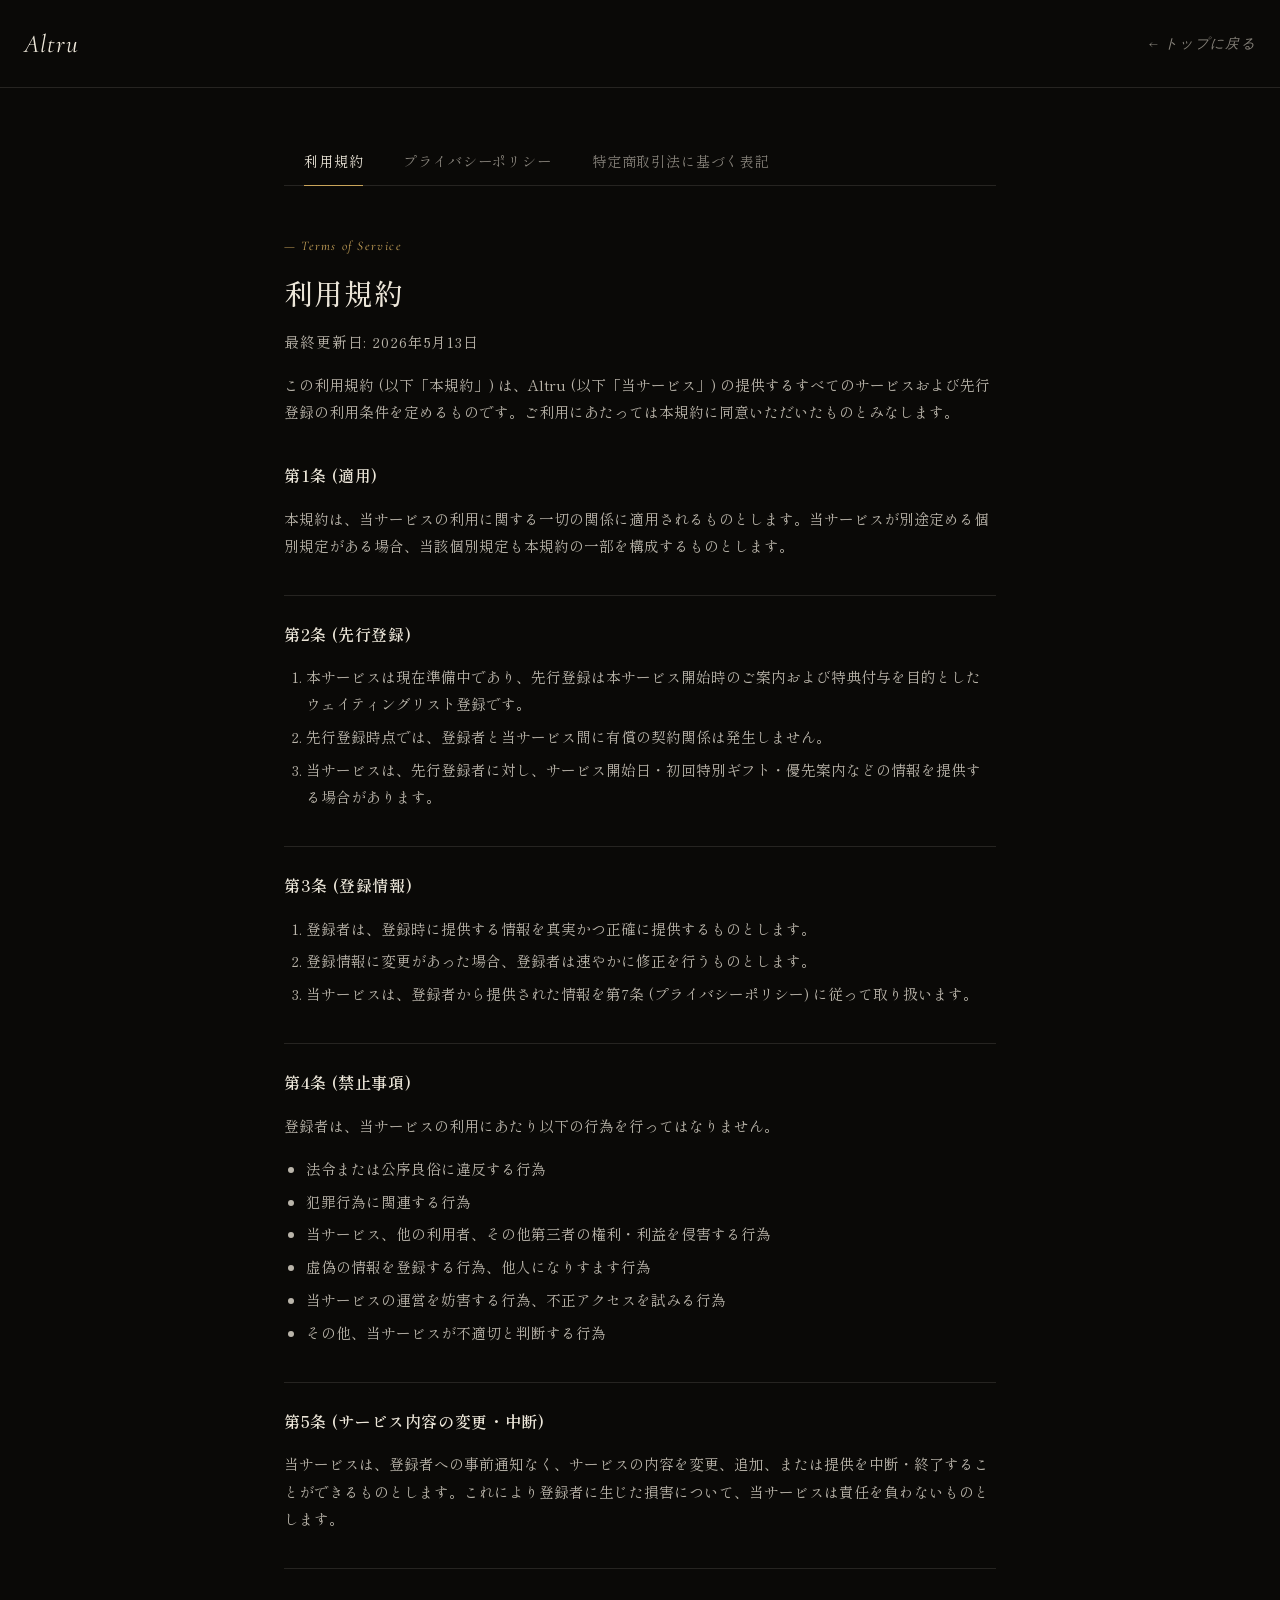
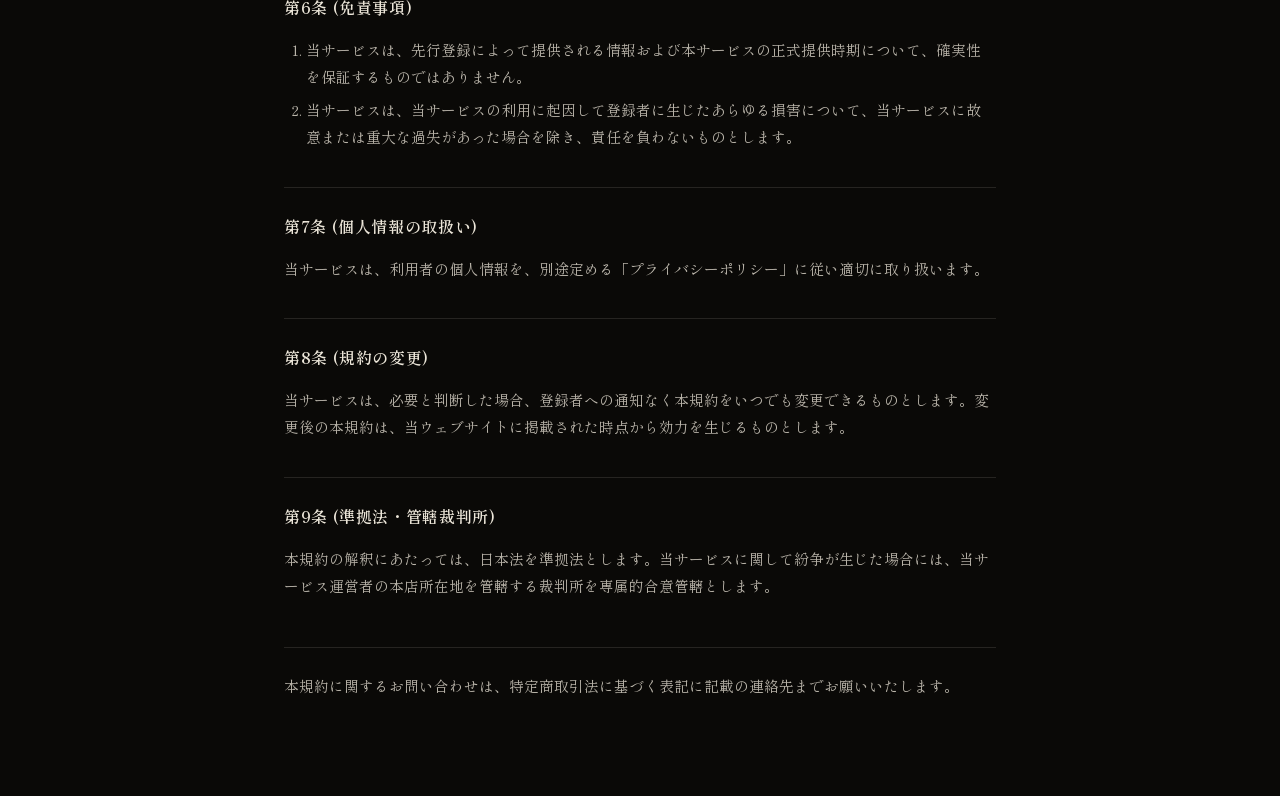
<file: legal.html>
<!DOCTYPE html>
<html lang="ja">
<head>
<meta charset="UTF-8">
<meta name="viewport" content="width=device-width, initial-scale=1.0">
<!-- Microsoft Clarity -->
<script type="text/javascript">
    (function(c,l,a,r,i,t,y){
        c[a]=c[a]||function(){(c[a].q=c[a].q||[]).push(arguments)};
        t=l.createElement(r);t.async=1;t.src="https://www.clarity.ms/tag/"+i;
        y=l.getElementsByTagName(r)[0];y.parentNode.insertBefore(t,y);
    })(window, document, "clarity", "script", "wsezopcxvw");
</script>
<title>規約・ポリシー｜Altru</title>
<meta name="description" content="Altru の利用規約・プライバシーポリシー・特定商取引法に基づく表記。">
<meta name="robots" content="noindex">

<link rel="preconnect" href="https://fonts.googleapis.com">
<link rel="preconnect" href="https://fonts.gstatic.com" crossorigin>
<link href="https://fonts.googleapis.com/css2?family=Shippori+Mincho:wght@400;500;600;700&family=Cormorant+Garamond:ital,wght@0,400;0,500;1,400&display=swap" rel="stylesheet">

<style>
  :root {
    --bg: #0A0907;
    --paper: #ECE6D9;
    --paper-soft: rgba(236, 230, 217, 0.78);
    --paper-mute: rgba(236, 230, 217, 0.55);
    --paper-line: rgba(236, 230, 217, 0.12);
    --gold: #C9A45A;
  }
  * { box-sizing: border-box; }
  html, body {
    margin: 0;
    padding: 0;
    background: var(--bg);
    color: var(--paper);
    min-height: 100vh;
    font-family: 'Shippori Mincho', 'Noto Serif JP', 'Yu Mincho', 'YuMincho', serif;
    line-height: 1.85;
  }

  .legal-header {
    display: flex;
    align-items: center;
    justify-content: space-between;
    padding: 1.25rem 1.5rem;
    border-bottom: 1px solid var(--paper-line);
  }
  .legal-header__logo {
    font-family: 'Cormorant Garamond', 'Times New Roman', serif;
    font-style: italic;
    font-size: 1.6rem;
    color: var(--paper);
    text-decoration: none;
    letter-spacing: 0.04em;
  }
  .legal-header__back {
    font-family: 'Cormorant Garamond', 'Times New Roman', serif;
    font-style: italic;
    font-size: 0.85rem;
    color: var(--paper-mute);
    text-decoration: none;
    letter-spacing: 0.1em;
    transition: color 0.25s;
  }
  .legal-header__back:hover { color: var(--paper); }

  .legal-wrap {
    max-width: 760px;
    margin: 0 auto;
    padding: 3rem 1.5rem 5rem;
  }

  .legal-tabs {
    display: flex;
    gap: 0;
    margin-bottom: 3rem;
    border-bottom: 1px solid var(--paper-line);
    flex-wrap: wrap;
  }
  .legal-tab {
    background: transparent;
    border: none;
    color: var(--paper-mute);
    font-family: inherit;
    font-size: 0.88rem;
    letter-spacing: 0.06em;
    padding: 0.9rem 1.25rem;
    cursor: pointer;
    position: relative;
    transition: color 0.25s;
  }
  .legal-tab:hover { color: var(--paper-soft); }
  .legal-tab.active { color: var(--paper); }
  .legal-tab.active::after {
    content: "";
    position: absolute;
    left: 1.25rem;
    right: 1.25rem;
    bottom: -1px;
    height: 1px;
    background: var(--gold);
  }

  .legal-doc { display: none; }
  .legal-doc.active { display: block; }

  .legal-doc__eyebrow {
    font-family: 'Cormorant Garamond', serif;
    font-style: italic;
    font-size: 0.82rem;
    color: var(--gold);
    letter-spacing: 0.12em;
    margin-bottom: 0.5rem;
  }
  .legal-doc__title {
    font-size: clamp(1.4rem, 3vw, 1.8rem);
    font-weight: 500;
    letter-spacing: 0.04em;
    margin: 0 0 0.5rem;
  }
  .legal-doc__updated {
    color: var(--paper-mute);
    font-size: 0.78rem;
    letter-spacing: 0.06em;
    margin-bottom: 2.5rem;
  }

  .legal-doc h3 {
    font-size: 1rem;
    font-weight: 600;
    letter-spacing: 0.04em;
    margin: 2.25rem 0 0.85rem;
    padding-top: 1.5rem;
    border-top: 1px solid var(--paper-line);
  }
  .legal-doc h3:first-of-type { border-top: none; padding-top: 0; }

  .legal-doc p {
    color: var(--paper-soft);
    font-size: 0.92rem;
    margin: 0 0 1rem;
  }
  .legal-doc ul, .legal-doc ol {
    color: var(--paper-soft);
    font-size: 0.92rem;
    padding-left: 1.4rem;
    margin: 0 0 1rem;
  }
  .legal-doc li { margin-bottom: 0.35rem; }

  .legal-doc table {
    width: 100%;
    border-collapse: collapse;
    font-size: 0.88rem;
    margin: 0 0 1rem;
  }
  .legal-doc th, .legal-doc td {
    text-align: left;
    padding: 0.85rem 0.9rem;
    border-bottom: 1px solid var(--paper-line);
    vertical-align: top;
    color: var(--paper-soft);
  }
  .legal-doc th {
    width: 35%;
    color: var(--paper);
    font-weight: 500;
    letter-spacing: 0.04em;
    white-space: nowrap;
  }

  .legal-doc__footer {
    margin-top: 3rem;
    padding-top: 1.5rem;
    border-top: 1px solid var(--paper-line);
    color: var(--paper-mute);
    font-size: 0.78rem;
  }

  @media (max-width: 600px) {
    .legal-header { padding: 1rem 1.25rem; }
    .legal-header__logo { font-size: 1.4rem; }
    .legal-header__back { font-size: 0.78rem; }
    .legal-wrap { padding: 2rem 1.25rem 4rem; }
    .legal-tab { font-size: 0.8rem; padding: 0.75rem 0.85rem; }
    .legal-tab.active::after { left: 0.85rem; right: 0.85rem; }
    .legal-doc th, .legal-doc td { display: block; width: 100%; padding: 0.5rem 0; border-bottom: none; }
    .legal-doc th { padding-top: 1rem; border-top: 1px solid var(--paper-line); }
    .legal-doc tr:first-child th { border-top: none; padding-top: 0; }
  }
</style>

<!-- Meta Pixel Code -->
<script>
!function(f,b,e,v,n,t,s)
{if(f.fbq)return;n=f.fbq=function(){n.callMethod?
n.callMethod.apply(n,arguments):n.queue.push(arguments)};
if(!f._fbq)f._fbq=n;n.push=n;n.loaded=!0;n.version='2.0';
n.queue=[];t=b.createElement(e);t.async=!0;
t.src=v;s=b.getElementsByTagName(e)[0];
s.parentNode.insertBefore(t,s)}(window, document,'script',
'https://connect.facebook.net/en_US/fbevents.js');
fbq('init', '1677373676625503');
fbq('track', 'PageView');
</script>
<noscript><img height="1" width="1" style="display:none"
src="https://www.facebook.com/tr?id=1677373676625503&ev=PageView&noscript=1"
/></noscript>
<!-- End Meta Pixel Code -->
</head>
<body>

<header class="legal-header">
  <a href="index.html" class="legal-header__logo">Altru</a>
  <a href="index.html" class="legal-header__back">← トップに戻る</a>
</header>

<main class="legal-wrap">

  <nav class="legal-tabs" role="tablist">
    <button class="legal-tab" data-doc="terms"     role="tab">利用規約</button>
    <button class="legal-tab" data-doc="privacy"   role="tab">プライバシーポリシー</button>
    <button class="legal-tab" data-doc="tokushoho" role="tab">特定商取引法に基づく表記</button>
  </nav>

  <!-- ═══════════════════════════════════════════════════
       利用規約
       ═══════════════════════════════════════════════════ -->
  <article class="legal-doc" id="doc-terms">
    <div class="legal-doc__eyebrow">— Terms of Service</div>
    <h1 class="legal-doc__title">利用規約</h1>
    <p class="legal-doc__updated">最終更新日: 2026年5月13日</p>

    <p>この利用規約 (以下「本規約」) は、Altru (以下「当サービス」) の提供するすべてのサービスおよび先行登録の利用条件を定めるものです。ご利用にあたっては本規約に同意いただいたものとみなします。</p>

    <h3>第1条 (適用)</h3>
    <p>本規約は、当サービスの利用に関する一切の関係に適用されるものとします。当サービスが別途定める個別規定がある場合、当該個別規定も本規約の一部を構成するものとします。</p>

    <h3>第2条 (先行登録)</h3>
    <ol>
      <li>本サービスは現在準備中であり、先行登録は本サービス開始時のご案内および特典付与を目的としたウェイティングリスト登録です。</li>
      <li>先行登録時点では、登録者と当サービス間に有償の契約関係は発生しません。</li>
      <li>当サービスは、先行登録者に対し、サービス開始日・初回特別ギフト・優先案内などの情報を提供する場合があります。</li>
    </ol>

    <h3>第3条 (登録情報)</h3>
    <ol>
      <li>登録者は、登録時に提供する情報を真実かつ正確に提供するものとします。</li>
      <li>登録情報に変更があった場合、登録者は速やかに修正を行うものとします。</li>
      <li>当サービスは、登録者から提供された情報を第7条 (プライバシーポリシー) に従って取り扱います。</li>
    </ol>

    <h3>第4条 (禁止事項)</h3>
    <p>登録者は、当サービスの利用にあたり以下の行為を行ってはなりません。</p>
    <ul>
      <li>法令または公序良俗に違反する行為</li>
      <li>犯罪行為に関連する行為</li>
      <li>当サービス、他の利用者、その他第三者の権利・利益を侵害する行為</li>
      <li>虚偽の情報を登録する行為、他人になりすます行為</li>
      <li>当サービスの運営を妨害する行為、不正アクセスを試みる行為</li>
      <li>その他、当サービスが不適切と判断する行為</li>
    </ul>

    <h3>第5条 (サービス内容の変更・中断)</h3>
    <p>当サービスは、登録者への事前通知なく、サービスの内容を変更、追加、または提供を中断・終了することができるものとします。これにより登録者に生じた損害について、当サービスは責任を負わないものとします。</p>

    <h3>第6条 (免責事項)</h3>
    <ol>
      <li>当サービスは、先行登録によって提供される情報および本サービスの正式提供時期について、確実性を保証するものではありません。</li>
      <li>当サービスは、当サービスの利用に起因して登録者に生じたあらゆる損害について、当サービスに故意または重大な過失があった場合を除き、責任を負わないものとします。</li>
    </ol>

    <h3>第7条 (個人情報の取扱い)</h3>
    <p>当サービスは、利用者の個人情報を、別途定める「プライバシーポリシー」に従い適切に取り扱います。</p>

    <h3>第8条 (規約の変更)</h3>
    <p>当サービスは、必要と判断した場合、登録者への通知なく本規約をいつでも変更できるものとします。変更後の本規約は、当ウェブサイトに掲載された時点から効力を生じるものとします。</p>

    <h3>第9条 (準拠法・管轄裁判所)</h3>
    <p>本規約の解釈にあたっては、日本法を準拠法とします。当サービスに関して紛争が生じた場合には、当サービス運営者の本店所在地を管轄する裁判所を専属的合意管轄とします。</p>

    <div class="legal-doc__footer">
      <p>本規約に関するお問い合わせは、特定商取引法に基づく表記に記載の連絡先までお願いいたします。</p>
    </div>
  </article>

  <!-- ═══════════════════════════════════════════════════
       プライバシーポリシー
       ═══════════════════════════════════════════════════ -->
  <article class="legal-doc" id="doc-privacy">
    <div class="legal-doc__eyebrow">— Privacy Policy</div>
    <h1 class="legal-doc__title">プライバシーポリシー</h1>
    <p class="legal-doc__updated">最終更新日: 2026年5月13日</p>

    <p>Altru (以下「当サービス」) は、お客様の個人情報の重要性を認識し、個人情報の保護に関する法律 (個人情報保護法) その他の関係法令を遵守し、適切に取り扱います。</p>

    <h3>1. 取得する個人情報</h3>
    <p>当サービスは、以下の情報を取得することがあります。</p>
    <ul>
      <li>LINE アカウントに紐づく識別子・表示名・プロフィール画像</li>
      <li>先行登録フォームでご入力いただいた選択情報 (希望プラン、贈る相手、大切な日 など)</li>
      <li>Cookie・アクセスログ・利用端末情報 (ブラウザ種別、OS、IP アドレス 等)</li>
      <li>お問い合わせ時にご提供いただく情報 (氏名、メールアドレス、お問い合わせ内容 等)</li>
    </ul>

    <h3>2. 利用目的</h3>
    <p>取得した個人情報は、以下の目的で利用します。</p>
    <ul>
      <li>本サービス開始時のご案内、初回特典のお届け</li>
      <li>本サービスの提供、契約の履行、料金の請求</li>
      <li>お客様からのお問い合わせへの対応</li>
      <li>サービスの品質向上、新機能・キャンペーンのご案内</li>
      <li>利用規約に違反する行為への対応</li>
      <li>統計データの作成 (個人を特定できない形式)</li>
    </ul>

    <h3>3. 第三者提供</h3>
    <p>当サービスは、以下のいずれかに該当する場合を除き、お客様の個人情報を第三者に提供することはありません。</p>
    <ul>
      <li>お客様の同意がある場合</li>
      <li>法令に基づく開示要請があった場合</li>
      <li>人の生命、身体または財産の保護のために必要がある場合</li>
      <li>業務委託先に、必要な範囲で個人情報の取扱いを委託する場合 (この場合、当サービスは委託先に対し適切な監督を行います)</li>
    </ul>

    <h3>4. Cookie の利用</h3>
    <p>当サービスは、利用状況の分析・サービス改善のため、Cookie を使用することがあります。お客様はブラウザ設定により Cookie を無効化することができますが、その場合、一部機能がご利用いただけない可能性があります。</p>

    <h3>5. 個人情報の安全管理</h3>
    <p>当サービスは、取得した個人情報の漏えい、滅失または毀損を防止するため、必要かつ適切な安全管理措置を講じます。</p>

    <h3>6. 開示・訂正・利用停止のご請求</h3>
    <p>お客様は、ご自身の個人情報について、開示・訂正・追加・削除・利用停止を請求することができます。ご請求の際は、特定商取引法に基づく表記に記載の連絡先までご連絡ください。</p>

    <h3>7. 保有期間</h3>
    <p>当サービスは、利用目的の達成に必要な範囲で個人情報を保有し、目的達成後または法令で定められた保存期間経過後は、速やかに消去または匿名化します。</p>

    <h3>8. プライバシーポリシーの変更</h3>
    <p>本ポリシーの内容は、法令の改正、サービスの変更等に応じて変更されることがあります。変更後のポリシーは、当ウェブサイトに掲載した時点から効力を生じます。</p>

    <h3>9. お問い合わせ窓口</h3>
    <p>個人情報の取扱いに関するお問い合わせは、特定商取引法に基づく表記に記載の連絡先までお願いいたします。</p>
  </article>

  <!-- ═══════════════════════════════════════════════════
       特定商取引法に基づく表記
       ═══════════════════════════════════════════════════ -->
  <article class="legal-doc" id="doc-tokushoho">
    <div class="legal-doc__eyebrow">— Specified Commercial Transactions Act</div>
    <h1 class="legal-doc__title">特定商取引法に基づく表記</h1>
    <p class="legal-doc__updated">最終更新日: 2026年5月13日</p>

    <table>
      <tr>
        <th>販売事業者</th>
        <td>Altru</td>
      </tr>
      <tr>
        <th>運営責任者</th>
        <td>大根田 直</td>
      </tr>
      <tr>
        <th>所在地</th>
        <td>栃木県芳賀郡益子町長堤1527-7</td>
      </tr>
      <tr>
        <th>連絡先</th>
        <td>メールアドレス: altru.inc.jp@gmail.com<br>（電話番号は請求があり次第、遅滞なく開示いたします）</td>
      </tr>
      <tr>
        <th>販売価格</th>
        <td>
          各プラン詳細ページに記載の金額 (税込・送料込)<br>
          ・Monthly: ¥5,000 / 回 (年12回)<br>
          ・Seasonal: ¥6,000 / 回 (年4回)<br>
          ・Half Year: ¥8,000 / 回 (年2回)<br>
          ・Anniversary: ¥12,000 / 回 (年1回)
        </td>
      </tr>
      <tr>
        <th>商品代金以外の必要料金</th>
        <td>なし (送料・消費税はすべて販売価格に含まれます)</td>
      </tr>
      <tr>
        <th>お支払方法</th>
        <td>クレジットカード払い</td>
      </tr>
      <tr>
        <th>お支払時期</th>
        <td>各お届け予定日の14日前までに決済手続きを行います。Anniversary プランは年1回、その他プランは各回ごとの請求となります。</td>
      </tr>
      <tr>
        <th>商品の引渡時期</th>
        <td>お客様が指定した「大切な日」を起点に、フローリストが鮮度を保つよう逆算し、当該日の前後に届くよう発送いたします。配送地域により、到着日は前後する場合があります。お申込みから最短2日後より発送可能です。</td>
      </tr>
      <tr>
        <th>返品・キャンセル</th>
        <td>
          生花の特性上、お届け後の返品はお受けできません。<br>
          各お届けのキャンセル・スキップは、該当お届け予定日の7日前までに altru.inc.jp@gmail.com までご連絡ください。<br>
          配送中の破損・著しい品質不良があった場合は、商品到着から3日以内にご連絡ください。同等品の再送または返金にて対応いたします。
        </td>
      </tr>
      <tr>
        <th>動作環境</th>
        <td>本サービスのご利用には、メールを受信できる環境およびインターネットに接続できる端末が必要です。</td>
      </tr>
    </table>

    <div class="legal-doc__footer">
      <p>本表記に関するお問い合わせは、上記連絡先までお願いいたします。</p>
    </div>
  </article>

</main>

<script>
  (function () {
    const docs = ['terms', 'privacy', 'tokushoho'];
    const tabs = document.querySelectorAll('.legal-tab');
    const panels = document.querySelectorAll('.legal-doc');

    function show(doc) {
      if (!docs.includes(doc)) doc = 'terms';
      tabs.forEach(t => t.classList.toggle('active', t.dataset.doc === doc));
      panels.forEach(p => p.classList.toggle('active', p.id === 'doc-' + doc));
      // Update the URL without reloading
      const url = new URL(window.location.href);
      url.searchParams.set('doc', doc);
      history.replaceState(null, '', url.toString());
      // Scroll to top of the doc area
      window.scrollTo({ top: 0, behavior: 'auto' });
    }

    // Tab click
    tabs.forEach(tab => {
      tab.addEventListener('click', () => show(tab.dataset.doc));
    });

    // Initial render from ?doc= query
    const params = new URLSearchParams(window.location.search);
    show(params.get('doc') || 'terms');
  })();
</script>

</body>
</html>
</file>
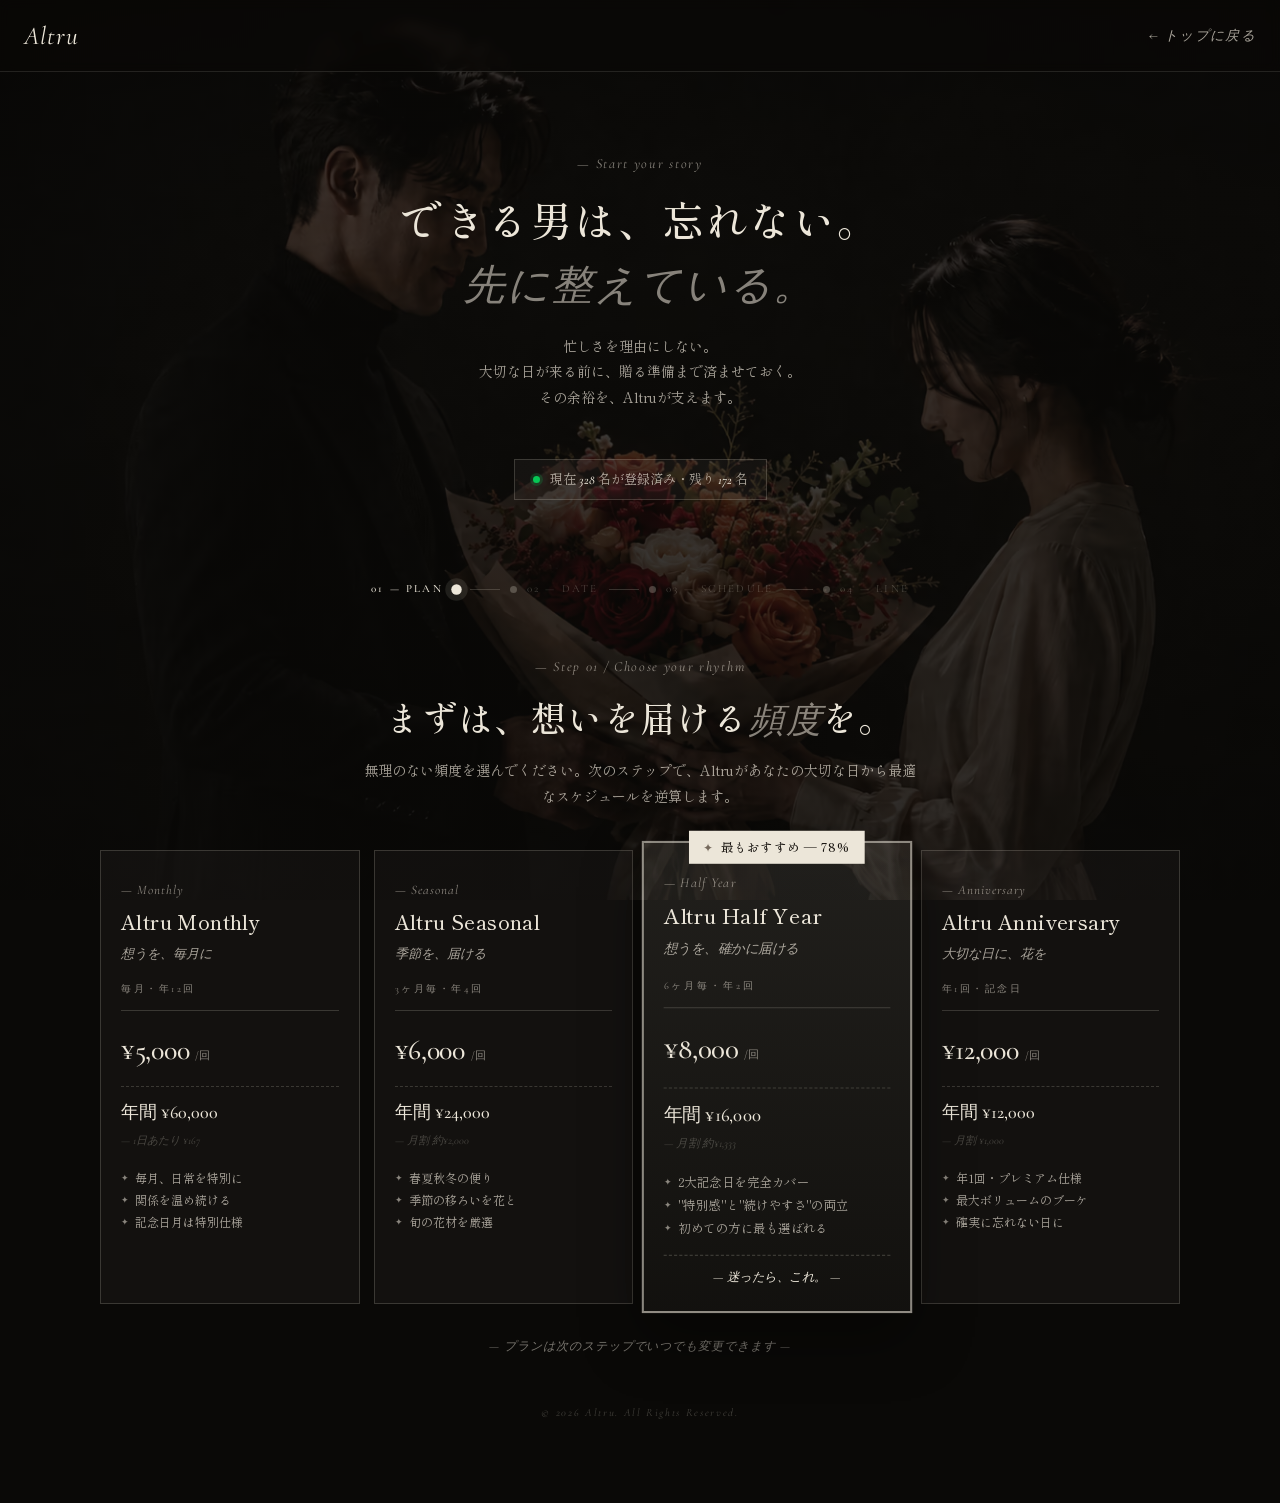
<file: signup.html>
<!DOCTYPE html>
<html lang="ja">
<head>
<meta charset="UTF-8">
<meta name="viewport" content="width=device-width, initial-scale=1.0">
<!-- Microsoft Clarity -->
<script type="text/javascript">
    (function(c,l,a,r,i,t,y){
        c[a]=c[a]||function(){(c[a].q=c[a].q||[]).push(arguments)};
        t=l.createElement(r);t.async=1;t.src="https://www.clarity.ms/tag/"+i;
        y=l.getElementsByTagName(r)[0];y.parentNode.insertBefore(t,y);
    })(window, document, "clarity", "script", "wsezopcxvw");
</script>
<title>先行登録｜Altru</title>
<meta name="description" content="Altru の先行登録ページ。プランを選び、大切な日からスケジュールを設計します。">
<meta name="robots" content="noindex">

<link rel="preconnect" href="https://fonts.googleapis.com">
<link rel="preconnect" href="https://fonts.gstatic.com" crossorigin>
<link href="https://fonts.googleapis.com/css2?family=Shippori+Mincho:wght@400;500;600;700&family=Cormorant+Garamond:ital,wght@0,400;0,500;1,400&display=swap" rel="stylesheet">
<link rel="stylesheet" href="assets/altru-form/form.css">

<style>
  html, body {
    margin: 0;
    padding: 0;
    color: #ECE6D9;
    min-height: 100vh;
    font-family: 'Shippori Mincho', 'Noto Serif JP', 'Yu Mincho', 'YuMincho', serif;
  }

  /* 男女・ブーケ画像を CTA セクションと共通の背景としてリンク。
     画像は body に fixed で敷き、コンテンツがスクロールしても
     ランディングからの遷移で同じ画が継続して見えるようにする。 */
  body {
    background-color: #0A0907;
    background-image:
      linear-gradient(rgba(10, 9, 7, 0.75), rgba(10, 9, 7, 0.82)),
      url('a_Manifesto_Desktop.png');
    background-image:
      linear-gradient(rgba(10, 9, 7, 0.75), rgba(10, 9, 7, 0.82)),
      image-set(
        url('a_Manifesto_Desktop.avif') type('image/avif'),
        url('a_Manifesto_Desktop.webp') type('image/webp'),
        url('a_Manifesto_Desktop.png') type('image/png')
      );
    background-size: cover;
    background-position: center;
    background-repeat: no-repeat;
    background-attachment: fixed;
  }

  @media (max-width: 768px) {
    body {
      background-image:
        linear-gradient(rgba(10, 9, 7, 0.55), rgba(10, 9, 7, 0.7)),
        url('a_Manifesto_Mobile.png');
      background-image:
        linear-gradient(rgba(10, 9, 7, 0.55), rgba(10, 9, 7, 0.7)),
        image-set(
          url('a_Manifesto_Mobile.avif') type('image/avif'),
          url('a_Manifesto_Mobile.webp') type('image/webp'),
          url('a_Manifesto_Mobile.png') type('image/png')
        );
      background-attachment: scroll;
    }
  }

  /* 上部のヘッダー: ロゴ + 戻るリンク */
  .signup-header {
    display: flex;
    align-items: center;
    justify-content: space-between;
    padding: 1.25rem 1.5rem;
    border-bottom: 1px solid rgba(236, 230, 217, 0.12);
    background: rgba(10, 9, 7, 0.55);
    backdrop-filter: blur(6px);
    -webkit-backdrop-filter: blur(6px);
  }
  .signup-header__logo {
    font-family: 'Cormorant Garamond', 'Times New Roman', serif;
    font-style: italic;
    font-size: 1.6rem;
    color: #ECE6D9;
    text-decoration: none;
    letter-spacing: 0.04em;
  }
  .signup-header__back {
    font-family: 'Cormorant Garamond', 'Times New Roman', serif;
    font-style: italic;
    font-size: 0.85rem;
    color: rgba(236, 230, 217, 0.7);
    text-decoration: none;
    letter-spacing: 0.1em;
    transition: color 0.25s;
  }
  .signup-header__back:hover { color: #ECE6D9; }

  @media (max-width: 600px) {
    .signup-header { padding: 1rem 1.25rem; }
    .signup-header__logo { font-size: 1.4rem; }
    .signup-header__back { font-size: 0.78rem; }
  }
</style>
</head>
<body>

<header class="signup-header">
  <a href="index.html" class="signup-header__logo">Altru</a>
  <a href="index.html" class="signup-header__back">← トップに戻る</a>
</header>

<main>
  <section id="altru-form" class="altru-form-section">
    <div class="altru-form__inner">

      <!-- ── 見出し ── -->
      <div class="altru-form__header">
        <div class="altru-form__eyebrow">— Start your story</div>
        <h2 class="altru-form__title">
          できる男は、忘れない。<br><em>先に整えている。</em>
        </h2>
        <p class="altru-form__lede">
          忙しさを理由にしない。<br>
        大切な日が来る前に、贈る準備まで済ませておく。<br>
        その余裕を、Altruが支えます。
        </p>
      </div>

      <!-- ── ソーシャルプルーフ (登録カウンタ) ── -->
      <div class="altru-form__social-wrap">
        <div class="altru-form__social">
          <span class="altru-form__social-dot"></span>
          <span>現在 <strong class="altru-form__social-count" id="registrationCount">328</strong> 名が登録済み・残り <strong class="altru-form__social-count" id="remainingCount">172</strong> 名</span>
        </div>
      </div>

      <!-- ── ステップインジケーター ── -->
      <div class="altru-form__stepper" id="afStepper">
        <span class="step-label active" data-step="1">01 — Plan</span>
        <span class="step-dot active" data-step="1"></span>
        <span class="step-line"></span>
        <span class="step-dot" data-step="2"></span>
        <span class="step-label" data-step="2">02 — Date</span>
        <span class="step-line"></span>
        <span class="step-dot" data-step="3"></span>
        <span class="step-label" data-step="3">03 — Schedule</span>
        <span class="step-line"></span>
        <span class="step-dot" data-step="4"></span>
        <span class="step-label" data-step="4">04 — LINE</span>
      </div>


      <!-- ═══════════════════════════════════════════════════
           PANEL 1: プラン選択
           ═══════════════════════════════════════════════════ -->
      <div class="altru-form__panel active" data-panel="1">
        <div class="panel__eyebrow">— Step 01 / Choose your rhythm</div>
        <h3 class="panel__title">まずは、想いを届ける<em>頻度</em>を。</h3>
        <p class="panel__desc">
          無理のない頻度を選んでください。次のステップで、Altruがあなたの大切な日から最適なスケジュールを逆算します。
        </p>

        <div class="plans-grid">

          <div class="plan-card" data-plan="monthly">
            <div class="plan-card__eyebrow">— Monthly</div>
            <div class="plan-card__name">Altru Monthly</div>
            <div class="plan-card__tagline">想うを、毎月に</div>
            <div class="plan-card__freq">毎月・年12回</div>
            <div class="plan-card__price">
              <span class="plan-card__price-num">¥5,000</span>
              <span class="plan-card__price-unit">/回</span>
            </div>
            <div class="plan-card__price-annual">年間 ¥60,000</div>
            <div class="plan-card__price-day">— 1日あたり ¥167</div>
            <ul class="plan-card__features">
              <li>毎月、日常を特別に</li>
              <li>関係を温め続ける</li>
              <li>記念日月は特別仕様</li>
            </ul>
          </div>

          <div class="plan-card" data-plan="seasonal">
            <div class="plan-card__eyebrow">— Seasonal</div>
            <div class="plan-card__name">Altru Seasonal</div>
            <div class="plan-card__tagline">季節を、届ける</div>
            <div class="plan-card__freq">3ヶ月毎・年4回</div>
            <div class="plan-card__price">
              <span class="plan-card__price-num">¥6,000</span>
              <span class="plan-card__price-unit">/回</span>
            </div>
            <div class="plan-card__price-annual">年間 ¥24,000</div>
            <div class="plan-card__price-day">— 月割 約¥2,000</div>
            <ul class="plan-card__features">
              <li>春夏秋冬の便り</li>
              <li>季節の移ろいを花と</li>
              <li>旬の花材を厳選</li>
            </ul>
          </div>

          <div class="plan-card plan-card--rec" data-plan="halfyear">
            <div class="plan-card__badge">最もおすすめ — 78%</div>
            <div class="plan-card__eyebrow">— Half Year</div>
            <div class="plan-card__name">Altru Half Year</div>
            <div class="plan-card__tagline">想うを、確かに届ける</div>
            <div class="plan-card__freq">6ヶ月毎・年2回</div>
            <div class="plan-card__price">
              <span class="plan-card__price-num">¥8,000</span>
              <span class="plan-card__price-unit">/回</span>
            </div>
            <div class="plan-card__price-annual">年間 ¥16,000</div>
            <div class="plan-card__price-day">— 月割 約¥1,333</div>
            <ul class="plan-card__features">
              <li>2大記念日を完全カバー</li>
              <li>"特別感"と"続けやすさ"の両立</li>
              <li>初めての方に最も選ばれる</li>
            </ul>
            <div class="plan-card__micro">— 迷ったら、これ。 —</div>
          </div>

          <div class="plan-card" data-plan="anniversary">
            <div class="plan-card__eyebrow">— Anniversary</div>
            <div class="plan-card__name">Altru Anniversary</div>
            <div class="plan-card__tagline">大切な日に、花を</div>
            <div class="plan-card__freq">年1回・記念日</div>
            <div class="plan-card__price">
              <span class="plan-card__price-num">¥12,000</span>
              <span class="plan-card__price-unit">/回</span>
            </div>
            <div class="plan-card__price-annual">年間 ¥12,000</div>
            <div class="plan-card__price-day">— 月割 ¥1,000</div>
            <ul class="plan-card__features">
              <li>年1回・プレミアム仕様</li>
              <li>最大ボリュームのブーケ</li>
              <li>確実に忘れない日に</li>
            </ul>
          </div>

        </div>

        <p class="panel__footnote">— プランは次のステップでいつでも変更できます —</p>
      </div>


      <!-- ═══════════════════════════════════════════════════
           PANEL 2: 日付・用途・相手
           ═══════════════════════════════════════════════════ -->
      <div class="altru-form__panel" data-panel="2">
        <div class="panel__eyebrow">— Step 02 / The date that matters</div>
        <h3 class="panel__title">届けたい<em>日</em>を、教えてください。</h3>
        <p class="panel__desc">
          その日を起点に、Altruが最適な配送スケジュールを逆算します。
        </p>

        <div class="panel__input-card">

          <div class="plan-strip">
            <div>
              <span class="plan-strip__label">Selected Plan</span>
              <span class="plan-strip__name" id="afStripName">Altru Half Year</span>
              <span class="plan-strip__price" id="afStripPrice">¥8,000 / 回</span>
            </div>
            <button class="plan-strip__change" data-action="change-plan">変更する</button>
          </div>

          <div class="field">
            <label class="field__label">
              Anchor Date <span class="ja">最も大切な日</span>
            </label>
            <input type="date" class="field__input" id="afDate">
            <p class="field__hint" id="afDateHint">
              <span class="hint-mark">✦</span>
              <span>お申込みから<b>2日以降の日付</b>からお届け可能です（鮮度を保つため当日・翌日着は承っておりません）</span>
            </p>
            <p class="field__hint field__hint--error" id="afDateError" style="display:none;">
              <span class="hint-mark">!</span>
              <span>お申込みから2日以降の日付をお選びください</span>
            </p>
          </div>

          <div class="field">
            <label class="field__label">
              Recipient <span class="ja">贈る相手</span>
            </label>
            <div class="relations">
              <button class="rel-btn" data-rel="妻">妻</button>
              <button class="rel-btn" data-rel="彼女">彼女</button>
              <button class="rel-btn" data-rel="母">母</button>
              <button class="rel-btn" data-rel="その他">その他</button>
            </div>
          </div>

          <input type="hidden" id="afOccasion" value="">

        </div>

        <div class="panel__actions">
          <button class="btn-secondary" data-action="back-2">← 戻る</button>
          <button class="btn-primary" data-action="next-2" disabled>スケジュールを見る →</button>
        </div>
      </div>


      <!-- ═══════════════════════════════════════════════════
           PANEL 3: 結果（スケジュール）
           ═══════════════════════════════════════════════════ -->
      <div class="altru-form__panel" data-panel="3">
        <div class="panel__result-card">

          <div class="result__eyebrow">— Your Designed Schedule</div>
          <h3 class="result__title">あなたの想いの<em>設計図</em></h3>
          <div class="result__plan-name" id="afResultPlanName">Altru Half Year</div>
          <div class="result__context" id="afResultContext"></div>

          <div class="result__philosophy">
            <div class="philosophy__eyebrow">— Why this plan</div>
            <div class="philosophy__text" id="afPhilosophyText"></div>
          </div>

          <div class="schedule" id="afSchedule"></div>

          <div class="season-accent" id="afSeasonAccent" style="display:none;">
            <h5 id="afSeasonTitle"></h5>
            <p id="afSeasonText"></p>
          </div>

          <div class="result__summary">
            <div class="summary__item">
              <span class="summary__label">年間お届け</span>
              <span class="summary__value" id="afSumCount">2回</span>
            </div>
            <div class="summary__item">
              <span class="summary__label">1回あたり</span>
              <span class="summary__value" id="afSumPer">¥8,000</span>
            </div>
            <div class="summary__item">
              <span class="summary__label">年間合計</span>
              <span class="summary__value" id="afSumAnnual">¥16,000</span>
            </div>
            <div class="summary__item">
              <span class="summary__label">月割換算</span>
              <span class="summary__value" id="afSumMonthly">¥1,333</span>
            </div>
          </div>

          <div class="panel__actions">
            <button class="btn-secondary" data-action="back-3">← 戻る</button>
            <button class="btn-primary" data-action="confirm">このプランで先行登録 →</button>
          </div>
        </div>
      </div>


      <!-- ═══════════════════════════════════════════════════
           PANEL 4: LINE友だち追加
           ═══════════════════════════════════════════════════ -->
      <div class="altru-form__panel" data-panel="4">
        <div class="panel__eyebrow">— Step 04 / LINE</div>
        <h3 class="panel__title">最後に、<em>LINE</em>で友だち追加</h3>
        <p class="panel__desc">
          お届け管理・ご決済・先行特典のご案内はすべてLINEからお送りします。サービス開始時に最優先でご案内し、初回特別ギフトをお届けします。
        </p>

        <div class="bridge-pill" id="afBridgePill"></div>

        <div class="panel__input-card panel__input-card--center">
          <button class="btn-line" data-action="line-add">LINEで友だち追加する →</button>
          <button class="line-step__back" data-action="back-4">← スケジュールに戻る</button>
          <p class="field__hint" style="justify-content:center; text-align:center;">
            <span>いつでも登録解除できます。</span>
          </p>
        </div>
      </div>


      <!-- ═══════════════════════════════════════════════════
           PANEL 5: 完了
           ═══════════════════════════════════════════════════ -->
      <div class="altru-form__panel" data-panel="5">
        <div class="panel__result-card panel__result-card--center">
          <div class="success-icon">✓</div>
          <div class="result__eyebrow">— Welcome to Altru</div>
          <h3 class="result__title">先行登録が<em>完了</em>しました</h3>
          <div class="bridge-pill" id="afBridgePillFinal" style="margin: 1.5rem auto;"></div>
          <p class="success-body">
            サービス開始時に最優先でご案内します。<br>
            初回特別ギフトを楽しみにお待ちください。
          </p>
        </div>
      </div>


      <!-- 診断データを保持する hidden form -->
      <input type="hidden" id="afDataPlan" name="plan" value="">
      <input type="hidden" id="afDataDate" name="anchor_date" value="">
      <input type="hidden" id="afDataOccasion" name="occasion" value="">
      <input type="hidden" id="afDataRelation" name="relation" value="">

      <!-- ── コピーライト ── -->
      <p class="altru-form__copyright">© 2026 Altru. All Rights Reserved.</p>

    </div>
  </section>
</main>

<script src="assets/altru-form/form.js"></script>
</body>
</html>
</file>
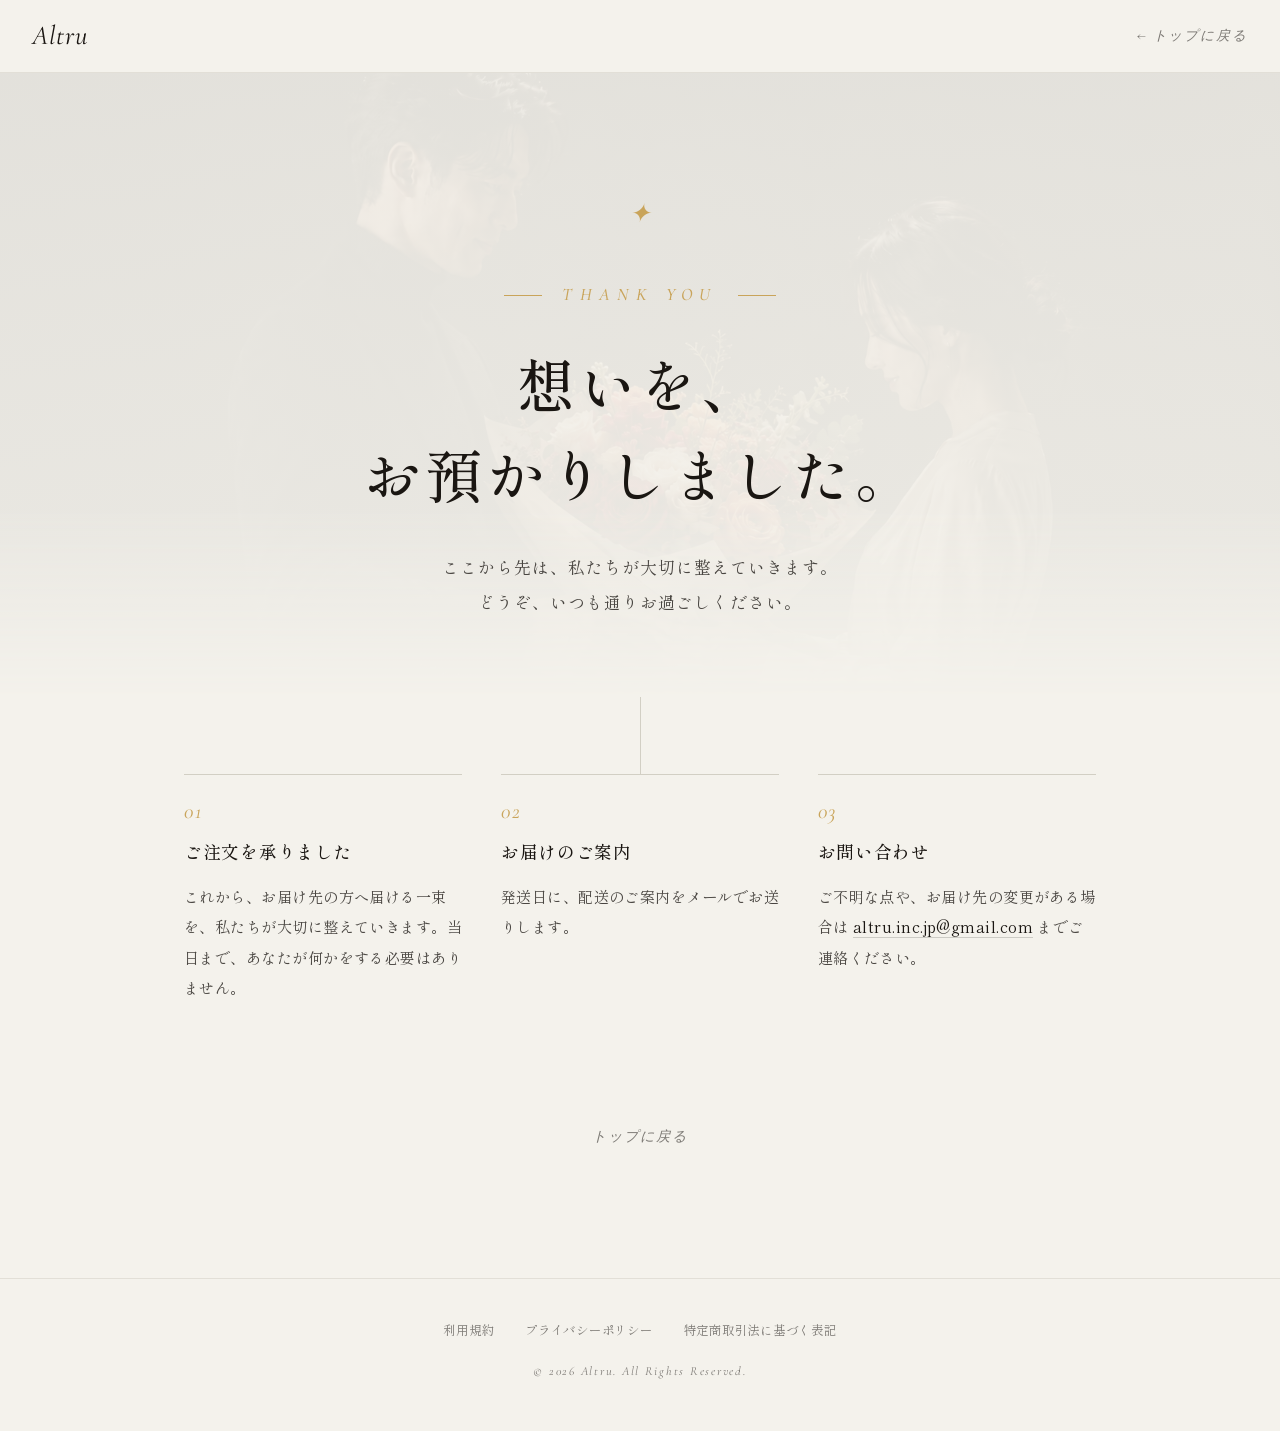
<file: thanks.html>
<!DOCTYPE html>
<html lang="ja">
<head>
<meta charset="UTF-8">
<meta name="viewport" content="width=device-width, initial-scale=1.0">
<!-- Microsoft Clarity -->
<script type="text/javascript">
    (function(c,l,a,r,i,t,y){
        c[a]=c[a]||function(){(c[a].q=c[a].q||[]).push(arguments)};
        t=l.createElement(r);t.async=1;t.src="https://www.clarity.ms/tag/"+i;
        y=l.getElementsByTagName(r)[0];y.parentNode.insertBefore(t,y);
    })(window, document, "clarity", "script", "wsezopcxvw");
</script>
<title>お申し込みありがとうございました｜Altru</title>
<meta name="description" content="Altru へのお申し込みありがとうございました。">
<meta name="robots" content="noindex">

<link rel="preconnect" href="https://fonts.googleapis.com">
<link rel="preconnect" href="https://fonts.gstatic.com" crossorigin>
<link href="https://fonts.googleapis.com/css2?family=Shippori+Mincho:wght@400;500;600;700&family=Cormorant+Garamond:ital,wght@0,400;0,500;1,400&display=swap" rel="stylesheet">

<style>
  :root {
    --paper:      #F4F2EC;
    --paper-2:    #EAE8E1;
    --ink:        #1A1612;
    --ink-soft:   rgba(26, 22, 18, 0.78);
    --ink-mute:   rgba(26, 22, 18, 0.55);
    --ink-faint:  rgba(26, 22, 18, 0.18);
    --line:       #D2CFC4;
    --line-soft:  #E2DFD7;
    --gold:       #C9A45A;
    --serif:      'Shippori Mincho', 'Yu Mincho', 'YuMincho', serif;
    --serif-it:   'Cormorant Garamond', 'Times New Roman', serif;
  }

  *, *::before, *::after { box-sizing: border-box; margin: 0; padding: 0; }
  html, body {
    background: var(--paper);
    color: var(--ink);
    min-height: 100vh;
    font-family: var(--serif);
    line-height: 1.85;
    -webkit-font-smoothing: antialiased;
    text-rendering: optimizeLegibility;
  }
  a { color: inherit; }

  /* ── HEADER ── */
  .tx-header {
    display: flex;
    align-items: center;
    justify-content: space-between;
    padding: 1.4rem 2rem;
    border-bottom: 1px solid var(--line-soft);
  }
  .tx-header__logo {
    font-family: var(--serif-it);
    font-style: italic;
    font-size: 1.7rem;
    color: var(--ink);
    text-decoration: none;
    letter-spacing: 0.04em;
    line-height: 1;
  }
  .tx-header__back {
    font-family: var(--serif-it);
    font-style: italic;
    font-size: 0.85rem;
    color: var(--ink-mute);
    text-decoration: none;
    letter-spacing: 0.14em;
    transition: color 0.25s ease;
  }
  .tx-header__back:hover { color: var(--ink); }

  /* ── HERO ── */
  .tx-hero {
    position: relative;
    text-align: center;
    padding: clamp(5.5rem, 10vw, 9rem) 1.5rem clamp(3rem, 6vw, 5rem);
    margin: 0 auto;
    isolation: isolate;
  }
  /* Faint photographic bridge from /apply (man & woman) — barely visible cream wash */
  .tx-hero::before {
    content: "";
    position: absolute;
    inset: 0;
    z-index: -1;
    background-image:
      linear-gradient(rgba(244, 242, 236, 0.93), rgba(244, 242, 236, 0.96)),
      url('a_Manifesto_Desktop.png');
    background-image:
      linear-gradient(rgba(244, 242, 236, 0.93), rgba(244, 242, 236, 0.96)),
      image-set(
        url('a_Manifesto_Desktop.avif') type('image/avif'),
        url('a_Manifesto_Desktop.webp') type('image/webp'),
        url('a_Manifesto_Desktop.png') type('image/png')
      );
    background-size: cover;
    background-position: center;
    background-repeat: no-repeat;
    -webkit-mask-image: linear-gradient(180deg, rgba(0,0,0,1) 0%, rgba(0,0,0,1) 70%, rgba(0,0,0,0) 100%);
            mask-image: linear-gradient(180deg, rgba(0,0,0,1) 0%, rgba(0,0,0,1) 70%, rgba(0,0,0,0) 100%);
  }
  @media (max-width: 768px) {
    .tx-hero::before {
      background-image:
        linear-gradient(rgba(244, 242, 236, 0.94), rgba(244, 242, 236, 0.97)),
        url('a_Manifesto_Mobile.png');
      background-image:
        linear-gradient(rgba(244, 242, 236, 0.94), rgba(244, 242, 236, 0.97)),
        image-set(
          url('a_Manifesto_Mobile.avif') type('image/avif'),
          url('a_Manifesto_Mobile.webp') type('image/webp'),
          url('a_Manifesto_Mobile.png') type('image/png')
        );
    }
  }
  .tx-hero > * {
    max-width: 760px;
    margin-left: auto;
    margin-right: auto;
  }
  .tx-hero__ornament {
    display: block;
    font-family: var(--serif-it);
    font-style: italic;
    font-size: 1.6rem;
    color: var(--gold);
    line-height: 1;
    margin-bottom: clamp(2rem, 4vw, 3rem);
    letter-spacing: 0.4em;
    padding-left: 0.4em;
  }
  .tx-eyebrow {
    font-family: var(--serif-it);
    font-style: italic;
    font-size: 1.1rem;
    font-weight: 500;
    letter-spacing: 0.42em;
    color: var(--gold);
    text-transform: uppercase;
    margin-bottom: 1.75rem;
    display: inline-flex;
    align-items: center;
    gap: 1.25rem;
  }
  .tx-eyebrow::before,
  .tx-eyebrow::after {
    content: "";
    width: 2.4rem;
    height: 1px;
    background: var(--gold);
    display: inline-block;
  }
  .tx-title {
    font-family: var(--serif);
    font-size: clamp(2.2rem, 5.5vw, 3.6rem);
    font-weight: 500;
    letter-spacing: 0.06em;
    line-height: 1.55;
    margin-bottom: clamp(1.5rem, 3vw, 2rem);
  }
  .tx-title em {
    font-family: var(--serif);
    font-style: normal;
    font-weight: 500;
    color: inherit;
  }
  .tx-lead {
    font-size: 1.05rem;
    color: var(--ink-soft);
    line-height: 2.1;
    letter-spacing: 0.06em;
    max-width: 30em;
    margin: 0 auto;
  }

  /* ── HAIRLINE ── */
  .tx-rule {
    width: 1px;
    height: clamp(3rem, 6vw, 5rem);
    background: var(--line);
    margin: 0 auto;
  }

  /* ── STEPS ── */
  .tx-steps {
    max-width: 960px;
    margin: 0 auto;
    padding: 0 1.5rem clamp(4rem, 8vw, 6rem);
    display: grid;
    grid-template-columns: repeat(3, 1fr);
    gap: clamp(1.5rem, 3vw, 2.5rem);
  }
  .tx-step {
    border-top: 1px solid var(--line);
    padding-top: 1.6rem;
  }
  .tx-step__num {
    display: block;
    font-family: var(--serif-it);
    font-style: italic;
    font-size: 1.35rem;
    color: var(--gold);
    letter-spacing: 0.08em;
    margin-bottom: 1rem;
    line-height: 1;
  }
  .tx-step__heading {
    font-family: var(--serif);
    font-size: 1.1rem;
    font-weight: 500;
    letter-spacing: 0.04em;
    margin-bottom: 0.9rem;
    color: var(--ink);
    line-height: 1.6;
  }
  .tx-step__body {
    font-family: var(--serif);
    font-size: 0.95rem;
    color: var(--ink-soft);
    line-height: 2;
    letter-spacing: 0.03em;
  }
  .tx-step__body a {
    color: var(--ink);
    border-bottom: 1px solid var(--ink-faint);
    text-decoration: none;
    transition: border-color 0.25s ease;
    word-break: break-all;
  }
  .tx-step__body a:hover { border-color: var(--ink); }

  /* ── CTA ── */
  .tx-cta-wrap {
    text-align: center;
    padding: 0 1.5rem clamp(5rem, 10vw, 8rem);
  }
  .tx-cta {
    display: inline-flex;
    align-items: center;
    gap: 0.95rem;
    padding: 1.05rem 2.7rem;
    background: var(--ink);
    color: var(--paper);
    font-family: var(--serif);
    font-size: 0.92rem;
    letter-spacing: 0.2em;
    text-decoration: none;
    border: 1px solid var(--ink);
    transition: background 0.3s ease, color 0.3s ease;
  }
  .tx-cta:hover {
    background: var(--paper);
    color: var(--ink);
  }
  .tx-cta__arrow {
    font-family: var(--serif-it);
    font-style: italic;
  }

  /* ── CTA SUB (text link) ── */
  .tx-cta-back {
    display: inline-block;
    margin-top: 1.6rem;
    font-family: var(--serif-it);
    font-style: italic;
    font-size: 0.88rem;
    color: var(--ink-mute);
    letter-spacing: 0.14em;
    text-decoration: none;
    transition: color 0.25s ease;
  }
  .tx-cta-back:hover { color: var(--ink); }

  /* ── REFERENCE ID ── */
  .tx-session {
    margin-top: 2.5rem;
    font-size: 0.72rem;
    color: var(--ink-mute);
    letter-spacing: 0.06em;
  }
  .tx-session__label {
    font-family: var(--serif-it);
    font-style: italic;
    letter-spacing: 0.18em;
    margin-right: 0.55rem;
  }
  .tx-session__id {
    font-family: ui-monospace, SFMono-Regular, Menlo, Consolas, monospace;
    color: var(--ink-soft);
  }

  /* ── FOOTER ── */
  .tx-footer {
    text-align: center;
    padding: 2.5rem 1.5rem 3rem;
    border-top: 1px solid var(--line-soft);
    color: var(--ink-mute);
    font-size: 0.78rem;
    letter-spacing: 0.06em;
  }
  .tx-footer__nav a {
    color: var(--ink-mute);
    margin: 0 0.85rem;
    text-decoration: none;
    transition: color 0.25s ease;
  }
  .tx-footer__nav a:hover { color: var(--ink); }
  .tx-footer__copy {
    font-family: var(--serif-it);
    font-style: italic;
    letter-spacing: 0.14em;
    margin-top: 1.1rem;
    color: var(--ink-mute);
  }

  /* ── RESPONSIVE ── */
  @media (max-width: 768px) {
    .tx-header { padding: 1rem 1.25rem; }
    .tx-header__logo { font-size: 1.45rem; }
    .tx-header__back { font-size: 0.78rem; letter-spacing: 0.1em; }
    .tx-hero { padding: 3.5rem 1.25rem 2.5rem; }
    .tx-eyebrow { font-size: 0.92rem; letter-spacing: 0.32em; gap: 0.85rem; }
    .tx-eyebrow::before, .tx-eyebrow::after { width: 1.6rem; }
    .tx-lead { font-size: 0.95rem; line-height: 2; letter-spacing: 0.04em; }
    .tx-step__heading { font-size: 1.02rem; }
    .tx-step__body { font-size: 0.9rem; line-height: 1.95; }
    .tx-steps {
      grid-template-columns: 1fr;
      gap: 1.5rem;
      padding-bottom: 3rem;
    }
    .tx-step { padding-top: 1.25rem; }
    .tx-cta-wrap { padding-bottom: 4rem; }
    .tx-cta { padding: 0.95rem 2rem; font-size: 0.85rem; letter-spacing: 0.16em; }
    .tx-footer__nav a { display: inline-block; margin: 0.25rem 0.6rem; }
  }
</style>

<!-- Meta Pixel Code -->
<script>
!function(f,b,e,v,n,t,s)
{if(f.fbq)return;n=f.fbq=function(){n.callMethod?
n.callMethod.apply(n,arguments):n.queue.push(arguments)};
if(!f._fbq)f._fbq=n;n.push=n;n.loaded=!0;n.version='2.0';
n.queue=[];t=b.createElement(e);t.async=!0;
t.src=v;s=b.getElementsByTagName(e)[0];
s.parentNode.insertBefore(t,s)}(window, document,'script',
'https://connect.facebook.net/en_US/fbevents.js');
fbq('init', '1677373676625503');
fbq('track', 'PageView');
</script>
<noscript><img height="1" width="1" style="display:none"
src="https://www.facebook.com/tr?id=1677373676625503&ev=PageView&noscript=1"
/></noscript>
<!-- End Meta Pixel Code -->
<script>
  // Altru: 申込完了 (Purchase) — session_id 付きの正規遷移時のみ発火
  (function () {
    var sid = new URLSearchParams(window.location.search).get('session_id');
    if (sid) {
      fbq('track', 'Purchase', {currency: 'JPY', value: 3500});
    }
  })();
</script>
</head>
<body>

<header class="tx-header">
  <a href="index.html" class="tx-header__logo">Altru</a>
  <a href="index.html" class="tx-header__back">← トップに戻る</a>
</header>

<main>
  <section class="tx-hero">
    <span class="tx-hero__ornament" aria-hidden="true">✦</span>
    <p class="tx-eyebrow">Thank You</p>
    <h1 class="tx-title">想いを、<br><em>お預かりしました。</em></h1>
    <p class="tx-lead">
      ここから先は、私たちが大切に整えていきます。<br>
      どうぞ、いつも通りお過ごしください。
    </p>
  </section>

  <div class="tx-rule" aria-hidden="true"></div>

  <section class="tx-steps" aria-label="この後の流れ">
    <article class="tx-step">
      <span class="tx-step__num">01</span>
      <h2 class="tx-step__heading">ご注文を承りました</h2>
      <p class="tx-step__body">
        これから、お届け先の方へ届ける一束を、私たちが大切に整えていきます。当日まで、あなたが何かをする必要はありません。
      </p>
    </article>
    <article class="tx-step">
      <span class="tx-step__num">02</span>
      <h2 class="tx-step__heading">お届けのご案内</h2>
      <p class="tx-step__body">
        発送日に、配送のご案内をメールでお送りします。
      </p>
    </article>
    <article class="tx-step">
      <span class="tx-step__num">03</span>
      <h2 class="tx-step__heading">お問い合わせ</h2>
      <p class="tx-step__body">
        ご不明な点や、お届け先の変更がある場合は <a href="mailto:altru.inc.jp@gmail.com">altru.inc.jp@gmail.com</a> までご連絡ください。
      </p>
    </article>
  </section>

  <div class="tx-cta-wrap">
    <a href="index.html" class="tx-cta-back">トップに戻る</a>
    <div class="tx-session" id="txSession" hidden>
      <span class="tx-session__label">Reference —</span>
      <span class="tx-session__id" id="txSessionId"></span>
    </div>
  </div>
</main>

<footer class="tx-footer">
  <nav class="tx-footer__nav">
    <a href="legal.html?doc=terms">利用規約</a>
    <a href="legal.html?doc=privacy">プライバシーポリシー</a>
    <a href="legal.html?doc=tokushoho">特定商取引法に基づく表記</a>
  </nav>
  <p class="tx-footer__copy">© 2026 Altru. All Rights Reserved.</p>
</footer>

<script>
(function () {
  var params = new URLSearchParams(window.location.search);
  var sessionId = params.get('session_id');
  if (sessionId && /^[A-Za-z0-9_]+$/.test(sessionId)) {
    var wrap = document.getElementById('txSession');
    document.getElementById('txSessionId').textContent = sessionId;
    wrap.hidden = false;
  }
})();
</script>

</body>
</html>
</file>
<file: assets/altru-form/form.css>
/* ════════════════════════════════════════════════════════════════
   Altru — Plan Selector & Schedule Recommender + 先行登録フォーム
   ────────────────────────────────────────────────────────────────
   独立スタイルシート。すべてのセレクタは #altru-form 配下で
   名前空間化されているため、既存LP/CMSのCSSと衝突しません。

   前提:
     - ダーク背景の親セクション（.inv 等）に設置することを想定
     - Shippori Mincho / Cormorant Garamond フォントが利用可能なこと
       （無い場合は Noto Serif JP / Times New Roman に自動フォールバック）
   ════════════════════════════════════════════════════════════════ */

/* ────────────────────────────────────────
   ROOT VARS — 親LPに合わせて調整可能
   ──────────────────────────────────────── */
#altru-form {
  --af-ink: #1A1612;
  --af-paper: #ECE6D9;
  --af-paper-soft: rgba(236, 230, 217, .7);
  --af-paper-mute: rgba(236, 230, 217, .55);
  --af-paper-faint: rgba(236, 230, 217, .25);
  --af-paper-line: rgba(236, 230, 217, .18);
  --af-paper-line-soft: rgba(236, 230, 217, .12);
  --af-bg-dark: #0A0907;
  --af-bg-glass: rgba(236, 230, 217, .04);
  --af-bg-glass-2: rgba(236, 230, 217, .08);
  --af-bg-glass-3: rgba(236, 230, 217, .1);
  --af-error: #d49994;

  --af-serif: 'Shippori Mincho', 'Noto Serif JP', 'Yu Mincho', 'YuMincho', serif;
  --af-serif-it: 'Cormorant Garamond', 'Times New Roman', serif;

  font-family: var(--af-serif);
  color: var(--af-paper);
  line-height: 1.7;
  -webkit-font-smoothing: antialiased;
  box-sizing: border-box;
}

#altru-form *,
#altru-form *::before,
#altru-form *::after {
  box-sizing: border-box;
}

/* ────────────────────────────────────────
   SECTION SHELL
   ──────────────────────────────────────── */
.altru-form-section {
  padding: 5rem 1.5rem;
  background: transparent; /* 親セクションに合わせて透過 */
  position: relative;
}
@media (max-width: 600px) {
  .altru-form-section { padding: 3.5rem 1rem; }
}

/* ネスト配置時: 外側 .section が上下パディングを担うので内側は左右のみ */
.altru-form-section.altru-form-section--nested {
  padding-top: 0;
  padding-bottom: 0;
}

.altru-form__inner {
  max-width: 1080px;
  margin: 0 auto;
}

.altru-form__header {
  text-align: center;
  margin-bottom: 3rem;
}
.altru-form__eyebrow {
  font-family: var(--af-serif-it);
  font-style: italic;
  font-size: 14px;
  color: var(--af-paper-mute);
  letter-spacing: .12em;
  margin-bottom: 12px;
}
.altru-form__title {
  font-family: var(--af-serif);
  font-size: clamp(1.8rem, 4vw, 2.6rem);
  font-weight: 500;
  letter-spacing: .04em;
  line-height: 1.5;
  margin: 0 0 1rem;
  color: var(--af-paper);
}
.altru-form__title em {
  font-family: var(--af-serif-it);
  font-style: italic;
  font-weight: 400;
  color: var(--af-paper-mute);
}
.altru-form__lede {
  color: var(--af-paper-soft);
  font-size: 14px;
  line-height: 1.85;
  max-width: 580px;
  margin: 0 auto;
}

/* ────────────────────────────────────────
   SOCIAL PROOF (移植: 旧 .cta-section__social)
   ──────────────────────────────────────── */
.altru-form__social {
  display: inline-flex;
  align-items: center;
  gap: 10px;
  margin: 0 auto 2.5rem;
  padding: 8px 18px;
  background: var(--af-bg-glass);
  border: 1px solid var(--af-paper-line);
  font-family: var(--af-serif);
  font-size: 13px;
  color: var(--af-paper-soft);
}
.altru-form__social-wrap {
  text-align: center;
  margin-bottom: 2.5rem;
}
.altru-form__social-dot {
  width: 7px;
  height: 7px;
  border-radius: 50%;
  background: #06c755;
  box-shadow: 0 0 0 3px rgba(6, 199, 85, .18);
  flex-shrink: 0;
}
.altru-form__social-count {
  font-family: var(--af-serif-it);
  font-style: italic;
  color: var(--af-paper);
  font-weight: 500;
}

/* ────────────────────────────────────────
   STEPPER
   ──────────────────────────────────────── */
.altru-form__stepper {
  display: flex;
  justify-content: center;
  align-items: center;
  gap: 10px;
  margin-bottom: 3.5rem;
  font-family: var(--af-serif-it);
  font-size: 11px;
  letter-spacing: .2em;
  text-transform: uppercase;
  color: var(--af-paper-faint);
  flex-wrap: wrap;
}
@media (max-width: 720px) {
  .altru-form__stepper { gap: 6px; font-size: 10px; }
  .altru-form__stepper .step-label { display: none; }
}
.altru-form__stepper .step-label.active {
  color: var(--af-paper);
  font-weight: 500;
}
.altru-form__stepper .step-dot {
  width: 7px; height: 7px;
  border-radius: 50%;
  background: var(--af-paper-faint);
  transition: all .4s ease;
}
.altru-form__stepper .step-dot.active {
  background: var(--af-paper);
  transform: scale(1.5);
  box-shadow: 0 0 0 4px rgba(236, 230, 217, .1);
}
.altru-form__stepper .step-dot.done {
  background: rgba(236, 230, 217, .5);
}
.altru-form__stepper .step-line {
  width: 30px; height: 1px;
  background: var(--af-paper-line);
}

/* ────────────────────────────────────────
   PANEL
   ──────────────────────────────────────── */
.altru-form__panel {
  display: none;
  animation: af-fadeUp .6s cubic-bezier(.2, .7, .3, 1) both;
}
.altru-form__panel.active { display: block; }
@keyframes af-fadeUp {
  from { opacity: 0; transform: translateY(18px); }
  to   { opacity: 1; transform: translateY(0); }
}

.panel__eyebrow {
  font-family: var(--af-serif-it);
  font-style: italic;
  font-size: 14px;
  color: var(--af-paper-mute);
  text-align: center;
  margin-bottom: 12px;
  letter-spacing: .12em;
}
.panel__title {
  text-align: center;
  font-family: var(--af-serif);
  font-size: clamp(1.5rem, 3vw, 2.2rem);
  font-weight: 500;
  margin: 0 0 12px;
  letter-spacing: .04em;
  line-height: 1.45;
  color: var(--af-paper);
}
.panel__title em {
  font-family: var(--af-serif-it);
  font-style: italic;
  font-weight: 400;
  color: var(--af-paper-mute);
}
.panel__desc {
  text-align: center;
  color: var(--af-paper-soft);
  font-size: 14px;
  max-width: 560px;
  margin: 0 auto 2.5rem;
  line-height: 1.85;
}

/* ────────────────────────────────────────
   PLAN CARDS
   ──────────────────────────────────────── */
.plans-grid {
  display: grid;
  grid-template-columns: repeat(4, 1fr);
  gap: 14px;
  margin-bottom: 2rem;
  align-items: stretch;
}
@media (max-width: 980px) {
  .plans-grid { grid-template-columns: repeat(2, 1fr); }
  /* タブレット/スマホでは "最もおすすめ" の Half Year を先頭に */
  .plan-card--rec { order: -1; }
}
@media (max-width: 520px) {
  .plans-grid { grid-template-columns: 1fr; gap: 18px; }
}

.plan-card {
  position: relative;
  background: var(--af-bg-glass);
  border: 1px solid var(--af-paper-line);
  padding: 28px 20px 24px;
  cursor: pointer;
  transition: all .4s cubic-bezier(.2, .7, .3, 1);
  display: flex;
  flex-direction: column;
  color: var(--af-paper);
}
.plan-card:hover {
  border-color: rgba(236, 230, 217, .5);
  transform: translateY(-4px);
  background: rgba(236, 230, 217, .07);
}
.plan-card.selected {
  border-color: var(--af-paper);
  border-width: 2px;
  padding: 27px 19px 23px;
  background: var(--af-bg-glass-3);
}
.plan-card.selected::after {
  content: '✓ 選択中';
  position: absolute;
  top: 10px;
  right: 10px;
  font-family: var(--af-serif-it);
  font-size: 10px;
  letter-spacing: .15em;
  color: var(--af-paper);
  background: rgba(10, 9, 7, .6);
  padding: 4px 8px;
}

.plan-card--rec {
  background: linear-gradient(180deg, rgba(236, 230, 217, .1) 0%, rgba(236, 230, 217, .04) 100%);
  border-color: rgba(236, 230, 217, .55);
  border-width: 2px;
  transform: scale(1.04);
  z-index: 2;
  padding: 27px 19px 23px;
  box-shadow: 0 24px 56px rgba(0, 0, 0, .4);
}
.plan-card--rec:hover {
  transform: scale(1.04) translateY(-4px);
}
@media (max-width: 980px) {
  .plan-card--rec { transform: scale(1); }
  .plan-card--rec:hover { transform: translateY(-4px); }
}

.plan-card__badge {
  position: absolute;
  top: -12px;
  left: 50%;
  transform: translateX(-50%);
  background: var(--af-paper);
  color: var(--af-ink);
  font-family: var(--af-serif);
  font-size: 12px;
  letter-spacing: .06em;
  font-weight: 500;
  padding: 6px 14px;
  white-space: nowrap;
}
.plan-card__badge::before {
  content: '✦';
  margin-right: 6px;
  color: #75695C;
}

.plan-card__eyebrow {
  font-family: var(--af-serif-it);
  font-style: italic;
  font-size: 13px;
  color: var(--af-paper-mute);
  margin-bottom: 4px;
  letter-spacing: .08em;
}
.plan-card__name {
  font-family: var(--af-serif);
  font-size: 20px;
  font-weight: 500;
  margin-bottom: 4px;
  letter-spacing: .02em;
}
.plan-card__tagline {
  font-family: var(--af-serif-it);
  font-style: italic;
  color: var(--af-paper-soft);
  font-size: 13px;
  margin-bottom: 16px;
  min-height: 22px;
}
.plan-card__freq {
  font-family: var(--af-serif-it);
  font-size: 10px;
  letter-spacing: .25em;
  text-transform: uppercase;
  color: var(--af-paper-mute);
  padding-bottom: 12px;
  border-bottom: 1px solid var(--af-paper-line);
  margin-bottom: 16px;
}
.plan-card__price {
  display: flex;
  align-items: baseline;
  gap: 6px;
  margin-bottom: 2px;
}
.plan-card__price-num {
  font-family: var(--af-serif-it);
  font-size: 28px;
  font-weight: 500;
  letter-spacing: -.01em;
}
.plan-card__price-unit {
  font-family: var(--af-serif-it);
  font-size: 11px;
  color: var(--af-paper-mute);
}
.plan-card__price-annual {
  font-family: var(--af-serif-it);
  font-size: 18px;
  font-weight: 500;
  color: var(--af-paper);
  margin: 10px 0 4px;
  padding-top: 10px;
  border-top: 1px dashed var(--af-paper-line);
}
.plan-card__price-day {
  font-family: var(--af-serif-it);
  font-style: italic;
  font-size: 11px;
  color: var(--af-paper-faint);
  margin-bottom: 16px;
}
.plan-card__features {
  list-style: none;
  padding: 0;
  margin: 0;
  font-family: var(--af-serif);
  font-size: 12px;
  color: var(--af-paper-soft);
  line-height: 1.85;
  flex-grow: 1;
}
.plan-card__features li {
  padding-left: 14px;
  position: relative;
}
.plan-card__features li::before {
  content: '✦';
  position: absolute;
  left: 0;
  color: var(--af-paper-mute);
  font-size: 9px;
  top: 3px;
}
.plan-card__micro {
  font-family: var(--af-serif-it);
  font-style: italic;
  font-size: 12px;
  color: var(--af-paper);
  margin-top: 14px;
  text-align: center;
  opacity: 0;
  transition: opacity .4s ease;
  border-top: 1px dashed var(--af-paper-line);
  padding-top: 10px;
}
.plan-card--rec .plan-card__micro { opacity: 1; }

/* ────────────────────────────────────────
   INPUT CARD
   ──────────────────────────────────────── */
.panel__input-card {
  background: var(--af-bg-glass);
  padding: 3rem 3rem 2.5rem;
  border: 1px solid var(--af-paper-line);
  max-width: 640px;
  margin: 0 auto;
}
.panel__input-card--center {
  text-align: center;
}
@media (max-width: 600px) {
  .panel__input-card { padding: 2rem 1.5rem; }
}

.plan-strip {
  display: flex;
  align-items: center;
  justify-content: space-between;
  padding: 14px 18px;
  background: var(--af-bg-glass-2);
  border-left: 2px solid var(--af-paper);
  margin-bottom: 2rem;
  font-size: 14px;
  gap: 12px;
}
.plan-strip__label {
  font-family: var(--af-serif-it);
  font-size: 10px;
  letter-spacing: .25em;
  text-transform: uppercase;
  color: var(--af-paper-mute);
  display: block;
  margin-bottom: 2px;
}
.plan-strip__name {
  font-family: var(--af-serif);
  font-weight: 500;
  color: var(--af-paper);
  font-size: 15px;
}
.plan-strip__price {
  font-family: var(--af-serif-it);
  font-style: italic;
  font-size: 12px;
  color: var(--af-paper-mute);
  margin-left: 8px;
}
.plan-strip__change {
  font-family: var(--af-serif-it);
  font-style: italic;
  font-size: 12px;
  letter-spacing: .1em;
  color: var(--af-paper);
  background: none;
  border: none;
  cursor: pointer;
  text-decoration: underline;
  text-underline-offset: 3px;
  white-space: nowrap;
}

.field {
  margin-bottom: 1.75rem;
}
.field:last-child { margin-bottom: 0; }
.field__label {
  font-family: var(--af-serif-it);
  font-size: 11px;
  letter-spacing: .25em;
  text-transform: uppercase;
  color: var(--af-paper-mute);
  display: block;
  margin-bottom: 12px;
}
.field__label .ja {
  font-family: var(--af-serif);
  text-transform: none;
  font-size: 14px;
  letter-spacing: 0;
  color: var(--af-paper);
  margin-left: 10px;
  font-weight: 400;
}
.field__input {
  width: 100%;
  border: none;
  border-bottom: 1px solid var(--af-paper-line);
  padding: 12px 0;
  font-family: var(--af-serif);
  font-size: 16px;
  background: transparent;
  color: var(--af-paper);
  outline: none;
  transition: border-color .3s;
}
.field__input:focus { border-bottom-color: var(--af-paper); }
.field__input::placeholder { color: rgba(236, 230, 217, .35); }
.field__input::-webkit-calendar-picker-indicator {
  filter: invert(.95);
  opacity: .6;
  cursor: pointer;
}

.field__hint {
  display: flex;
  align-items: flex-start;
  gap: 8px;
  margin: 10px 0 0;
  font-family: var(--af-serif);
  font-size: 12px;
  line-height: 1.7;
  color: var(--af-paper-mute);
}
.field__hint .hint-mark {
  color: var(--af-paper-faint);
  font-size: 11px;
  margin-top: 2px;
  flex-shrink: 0;
}
.field__hint b {
  color: var(--af-paper);
  font-weight: 500;
}
.field__hint--error {
  color: var(--af-error);
  animation: af-hintShake .4s ease;
}
.field__hint--error .hint-mark {
  color: var(--af-error);
  font-weight: bold;
}
@keyframes af-hintShake {
  0%, 100% { transform: translateX(0); }
  25% { transform: translateX(-3px); }
  75% { transform: translateX(3px); }
}

.chips {
  display: flex;
  flex-wrap: wrap;
  gap: 7px;
  margin-top: 12px;
}
.chip {
  background: transparent;
  border: 1px solid var(--af-paper-line);
  padding: 6px 13px;
  font-family: var(--af-serif);
  font-size: 12px;
  color: var(--af-paper-soft);
  cursor: pointer;
  transition: all .25s;
  border-radius: 18px;
}
.chip:hover {
  border-color: var(--af-paper);
  color: var(--af-paper);
}
.chip.active {
  background: var(--af-paper);
  color: var(--af-ink);
  border-color: var(--af-paper);
}

.relations {
  display: grid;
  grid-template-columns: repeat(4, 1fr);
  gap: 8px;
}
@media (max-width: 520px) {
  .relations { grid-template-columns: repeat(2, 1fr); }
}
.rel-btn {
  background: transparent;
  border: 1px solid var(--af-paper-line);
  padding: 14px 8px;
  cursor: pointer;
  font-family: var(--af-serif);
  font-size: 14px;
  color: var(--af-paper);
  transition: all .3s;
}
.rel-btn:hover {
  border-color: var(--af-paper);
  background: var(--af-bg-glass);
}
.rel-btn.active {
  background: var(--af-paper);
  color: var(--af-ink);
  border-color: var(--af-paper);
}

/* ────────────────────────────────────────
   RESULT CARD
   ──────────────────────────────────────── */
.panel__result-card {
  background: var(--af-bg-glass);
  padding: 3rem 3rem 2.5rem;
  border: 1px solid var(--af-paper-line);
  max-width: 720px;
  margin: 0 auto;
}
.panel__result-card--center {
  text-align: center;
  padding: 4rem 2rem 3rem;
}
@media (max-width: 600px) {
  .panel__result-card { padding: 2rem 1.5rem; }
}

.result__eyebrow {
  text-align: center;
  font-family: var(--af-serif-it);
  font-style: italic;
  color: var(--af-paper-mute);
  font-size: 15px;
  margin-bottom: 6px;
  letter-spacing: .1em;
}
.result__title {
  text-align: center;
  font-family: var(--af-serif);
  font-size: 26px;
  margin: 0 0 4px;
  font-weight: 500;
  letter-spacing: .03em;
  color: var(--af-paper);
}
.result__title em {
  font-family: var(--af-serif-it);
  font-style: italic;
  color: var(--af-paper-mute);
}
.result__plan-name {
  text-align: center;
  font-family: var(--af-serif-it);
  font-style: italic;
  font-size: 32px;
  color: var(--af-paper);
  margin: 0 0 8px;
  font-weight: 400;
}
.result__context {
  text-align: center;
  font-size: 13px;
  color: var(--af-paper-soft);
  margin-bottom: 2rem;
  line-height: 1.85;
}
.result__context b {
  color: var(--af-paper);
  font-weight: 500;
}

.result__philosophy {
  background: linear-gradient(135deg, rgba(236, 230, 217, .05) 0%, rgba(236, 230, 217, .1) 100%);
  padding: 22px 26px;
  margin-bottom: 1.5rem;
  border-left: 2px solid var(--af-paper);
  position: relative;
}
.result__philosophy::before {
  content: '"';
  font-family: var(--af-serif-it);
  font-size: 64px;
  color: rgba(236, 230, 217, .2);
  position: absolute;
  top: -8px;
  right: 16px;
  line-height: 1;
}
.philosophy__eyebrow {
  font-family: var(--af-serif-it);
  font-style: italic;
  font-size: 12px;
  color: var(--af-paper-mute);
  margin-bottom: 6px;
  letter-spacing: .1em;
}
.philosophy__text {
  font-family: var(--af-serif);
  font-size: 14px;
  color: var(--af-paper);
  line-height: 1.9;
}
.philosophy__text em {
  font-family: var(--af-serif-it);
  font-style: italic;
  color: var(--af-paper);
  font-weight: 500;
  font-size: 16px;
}

/* ── タイムライン ── */
.schedule {
  background: rgba(10, 9, 7, .4);
  padding: 6px 26px 10px;
  margin-bottom: 1.5rem;
  border-top: 1px solid rgba(236, 230, 217, .3);
  border-bottom: 1px solid var(--af-paper-line);
}
@media (max-width: 600px) {
  .schedule { padding: 4px 14px 8px; }
}
.schedule__section-title {
  font-family: var(--af-serif-it);
  font-size: 11px;
  letter-spacing: .3em;
  text-transform: uppercase;
  color: var(--af-paper-mute);
  text-align: center;
  padding: 14px 0 10px;
  border-bottom: 1px dashed var(--af-paper-line);
  margin-bottom: 6px;
}
.schedule__row {
  display: grid;
  grid-template-columns: 36px 1fr auto;
  align-items: center;
  gap: 14px;
  padding: 12px 0;
  border-bottom: 1px dashed var(--af-paper-line-soft);
}
.schedule__row:last-child { border-bottom: none; }
.schedule__row.highlight {
  background: linear-gradient(90deg, transparent, rgba(236, 230, 217, .08), transparent);
  padding: 12px;
  margin: 0 -12px;
}
.schedule__num {
  font-family: var(--af-serif-it);
  font-style: italic;
  font-size: 20px;
  color: var(--af-paper-mute);
  text-align: center;
}
.schedule__row.highlight .schedule__num { color: var(--af-paper); }
.schedule__date {
  font-family: var(--af-serif);
  font-size: 15px;
  color: var(--af-paper);
  margin-bottom: 2px;
}
.schedule__row-right {
  display: flex;
  flex-direction: column;
  align-items: flex-end;
  gap: 8px;
}
.schedule__edit-btn {
  display: inline-flex;
  align-items: center;
  gap: 6px;
  background: rgba(236, 230, 217, .08);
  border: 1px solid rgba(236, 230, 217, .45);
  color: var(--af-paper);
  font-family: var(--af-serif);
  font-size: 12px;
  font-weight: 500;
  letter-spacing: .04em;
  padding: 6px 14px;
  cursor: pointer;
  transition: all .25s;
  border-radius: 14px;
  white-space: nowrap;
}
.schedule__edit-btn:hover {
  background: var(--af-paper);
  color: var(--af-ink);
  border-color: var(--af-paper);
}
.schedule__edit-icon {
  font-style: normal;
  font-size: 12px;
  line-height: 1;
}
@media (max-width: 520px) {
  .schedule__edit-btn { font-size: 11px; padding: 5px 11px; }
}
.schedule__date-input {
  background: transparent;
  border: 1px solid var(--af-paper);
  color: var(--af-paper);
  padding: 6px 10px;
  font-family: var(--af-serif);
  font-size: 14px;
  outline: none;
}
.schedule__date-input::-webkit-calendar-picker-indicator {
  filter: invert(.95);
  opacity: .7;
  cursor: pointer;
}
.schedule__date .y {
  font-family: var(--af-serif-it);
  font-size: 11px;
  color: rgba(236, 230, 217, .5);
  margin-right: 5px;
}
.schedule__date .week {
  font-family: var(--af-serif-it);
  font-size: 11px;
  color: rgba(236, 230, 217, .5);
  margin-left: 4px;
}
.schedule__meta {
  font-family: var(--af-serif);
  font-size: 12px;
  color: var(--af-paper-soft);
}
.schedule__meta .sub { opacity: .65; }
.schedule__tag {
  font-family: var(--af-serif-it);
  font-size: 9px;
  letter-spacing: .25em;
  text-transform: uppercase;
  padding: 4px 9px;
}
.schedule__tag.anchor {
  background: var(--af-paper);
  color: var(--af-ink);
}
.schedule__tag.season {
  background: rgba(236, 230, 217, .15);
  color: var(--af-paper);
  border: 1px solid rgba(236, 230, 217, .4);
}
.schedule__tag.routine {
  background: transparent;
  color: var(--af-paper-mute);
  border: 1px solid var(--af-paper-line);
}
.schedule__collapse {
  text-align: center;
  padding: 10px 0 4px;
  color: var(--af-paper-mute);
  font-size: 12px;
  font-family: var(--af-serif-it);
  font-style: italic;
  letter-spacing: .1em;
  cursor: pointer;
  transition: color .25s;
}
.schedule__collapse:hover { color: var(--af-paper); }
.schedule__note {
  display: flex;
  align-items: flex-start;
  gap: 10px;
  padding: 14px 4px 6px;
  font-family: var(--af-serif);
  font-size: 13px;
  color: var(--af-paper-soft);
  line-height: 1.85;
  border-top: 1px dashed var(--af-paper-line-soft);
  margin-top: 8px;
}
.schedule__note .note-mark {
  color: var(--af-paper-soft);
  font-size: 11px;
  margin-top: 4px;
  flex-shrink: 0;
}
.schedule__note b {
  color: var(--af-paper);
  font-weight: 500;
}

/* ── サマリー ── */
.result__summary {
  display: grid;
  grid-template-columns: repeat(4, 1fr);
  gap: 1px;
  background: rgba(236, 230, 217, .15);
  margin-bottom: 1.5rem;
  border: 1px solid var(--af-paper-line);
}
@media (max-width: 600px) {
  .result__summary { grid-template-columns: repeat(2, 1fr); }
}
.summary__item {
  text-align: center;
  padding: 16px 10px;
  background: rgba(10, 9, 7, .7);
}
.summary__label {
  font-family: var(--af-serif-it);
  font-size: 10px;
  letter-spacing: .2em;
  text-transform: uppercase;
  color: var(--af-paper-mute);
  display: block;
  margin-bottom: 6px;
}
.summary__value {
  font-family: var(--af-serif-it);
  font-size: 19px;
  color: var(--af-paper);
  font-weight: 500;
}

.season-accent {
  background: var(--af-bg-glass);
  padding: 18px 22px;
  margin-bottom: 1.5rem;
  font-size: 13px;
  color: var(--af-paper-soft);
  border-left: 2px solid rgba(166, 90, 54, .5);
}
.season-accent h5 {
  font-family: var(--af-serif-it);
  font-style: italic;
  color: var(--af-paper);
  font-size: 14px;
  margin: 0 0 6px;
  font-weight: 500;
}
.season-accent p {
  line-height: 1.85;
  margin: 0;
}

/* ────────────────────────────────────────
   BRIDGE PILL (Step4/5/6 で診断結果を要約表示)
   ──────────────────────────────────────── */
.bridge-pill {
  display: inline-block;
  margin: 0 auto 2rem;
  padding: 10px 24px;
  background: var(--af-bg-glass-2);
  border: 1px solid var(--af-paper-line);
  font-family: var(--af-serif);
  font-size: 13px;
  color: var(--af-paper);
  text-align: center;
}
.altru-form__panel[data-panel="4"] .bridge-pill {
  display: block;
  max-width: fit-content;
  margin: 0 auto 2.5rem;
}
.bridge-pill b {
  color: var(--af-paper);
  font-weight: 500;
}
.bridge-pill .sep {
  color: rgba(236, 230, 217, .4);
  margin: 0 10px;
}

/* ────────────────────────────────────────
   LINE STEP
   ──────────────────────────────────────── */
.line-step__email {
  font-size: 13px;
  color: var(--af-paper-soft);
  margin: 0 0 1.5rem;
  text-align: center;
}
.line-step__email strong {
  color: var(--af-paper);
  font-weight: 500;
}
.btn-line {
  display: block;
  width: 100%;
  background: #06c755;
  color: #fff;
  border: 1px solid #06c755;
  padding: 18px 24px;
  font-family: var(--af-serif);
  font-size: 15px;
  font-weight: 500;
  letter-spacing: .1em;
  cursor: pointer;
  transition: all .3s;
  margin-bottom: 1rem;
}
.btn-line:hover {
  background: #05a544;
  border-color: #05a544;
  transform: translateY(-2px);
  box-shadow: 0 8px 24px rgba(6, 199, 85, .3);
}
.line-step__back {
  display: block;
  width: 100%;
  background: transparent;
  border: none;
  padding: 12px;
  font-family: var(--af-serif-it);
  font-style: italic;
  font-size: 12px;
  color: var(--af-paper-mute);
  cursor: pointer;
  transition: color .25s;
  margin-bottom: 1rem;
  text-decoration: underline;
  text-underline-offset: 3px;
}
.line-step__back:hover { color: var(--af-paper); }

/* ────────────────────────────────────────
   SUCCESS PANEL
   ──────────────────────────────────────── */
.success-icon {
  width: 72px;
  height: 72px;
  border-radius: 50%;
  border: 1px solid var(--af-paper);
  margin: 0 auto 1.5rem;
  display: flex;
  align-items: center;
  justify-content: center;
  font-family: var(--af-serif-it);
  font-style: italic;
  color: var(--af-paper);
  font-size: 34px;
  box-shadow: 0 0 0 8px rgba(236, 230, 217, .05);
}
.success-body {
  font-size: 14px;
  color: var(--af-paper-soft);
  line-height: 1.9;
  margin: 1.5rem 0 0;
}

/* ────────────────────────────────────────
   BUTTONS / ACTIONS
   ──────────────────────────────────────── */
.panel__actions {
  display: flex;
  gap: 14px;
  justify-content: center;
  margin-top: 2rem;
  flex-wrap: wrap;
}
.btn-primary,
.btn-secondary {
  padding: 15px 30px;
  font-family: var(--af-serif);
  font-size: 13px;
  letter-spacing: .12em;
  cursor: pointer;
  transition: all .3s;
  border: 1px solid var(--af-paper);
  font-weight: 500;
}
.btn-primary {
  background: var(--af-paper);
  color: var(--af-ink);
}
.btn-primary:hover {
  background: transparent;
  color: var(--af-paper);
}
.btn-primary[disabled] {
  opacity: .3;
  cursor: not-allowed;
}
.btn-secondary {
  background: transparent;
  color: var(--af-paper);
}
.btn-secondary:hover {
  background: var(--af-paper);
  color: var(--af-ink);
}
.btn-alt {
  background: none;
  border: 1px solid var(--af-paper);
  color: var(--af-paper);
  padding: 10px 18px;
  font-family: var(--af-serif);
  font-size: 13px;
  cursor: pointer;
  transition: all .3s;
}
.btn-alt:hover {
  background: var(--af-paper);
  color: var(--af-ink);
}
.btn-alt.subtle {
  border: 1px solid var(--af-paper-line);
  color: var(--af-paper-soft);
}
.btn-alt.subtle:hover {
  border-color: rgba(236, 230, 217, .5);
  background: transparent;
  color: var(--af-paper);
}

.panel__footnote {
  text-align: center;
  font-family: var(--af-serif-it);
  font-style: italic;
  font-size: 12px;
  color: rgba(236, 230, 217, .5);
  margin: 1.5rem 0 0;
  letter-spacing: .08em;
}

/* ────────────────────────────────────────
   COPYRIGHT (移植: 旧 .cta-section__fine)
   ──────────────────────────────────────── */
.altru-form__copyright {
  text-align: center;
  font-family: var(--af-serif-it);
  font-style: italic;
  font-size: 11px;
  letter-spacing: .15em;
  color: var(--af-paper-faint);
  margin: 3rem 0 0;
}

/* ════════════════════════════════════════════════════════════════
   MOBILE REDIRECT (index.html の #cta 内専用)
   モバイルではインラインフォームを隠し、signup.html への誘導に置換
   ════════════════════════════════════════════════════════════════ */
.cta-mobile-redirect { display: none; }

@media (max-width: 768px) {
  #cta #altru-form { display: none; }
  .cta-mobile-redirect {
    display: block;
    padding: 1rem 1.25rem 0;
    text-align: center;
    color: #ECE6D9;
    font-family: 'Shippori Mincho', 'Noto Serif JP', 'Yu Mincho', 'YuMincho', serif;
  }
  .cta-mobile-redirect__inner { max-width: 520px; margin: 0 auto; }
  .cta-mobile-redirect__eyebrow {
    font-family: 'Cormorant Garamond', 'Times New Roman', serif;
    font-style: italic;
    font-size: 13px;
    letter-spacing: .12em;
    color: rgba(236, 230, 217, .55);
    margin: 0 0 12px;
  }
  .cta-mobile-redirect__title {
    font-size: clamp(1.6rem, 6vw, 2.2rem);
    font-weight: 500;
    line-height: 1.5;
    letter-spacing: .04em;
    margin: 0 0 1.25rem;
  }
  .cta-mobile-redirect__title em {
    font-family: 'Cormorant Garamond', 'Times New Roman', serif;
    font-style: italic;
    font-weight: 400;
    color: rgba(236, 230, 217, .55);
  }
  .cta-mobile-redirect__lede {
    font-size: 13px;
    line-height: 1.85;
    color: rgba(236, 230, 217, .7);
    margin: 0 0 2rem;
  }
  .cta-mobile-redirect__btn {
    display: inline-block;
    background: #ECE6D9;
    color: #1A1612;
    padding: 16px 32px;
    font-family: 'Shippori Mincho', 'Noto Serif JP', serif;
    font-size: 14px;
    font-weight: 500;
    letter-spacing: .12em;
    text-decoration: none;
    border: 1px solid #ECE6D9;
    transition: all .3s;
  }
  .cta-mobile-redirect__btn:hover {
    background: transparent;
    color: #ECE6D9;
  }
  .cta-mobile-redirect__fine {
    margin: 3rem 0 0;
    font-family: 'Cormorant Garamond', 'Times New Roman', serif;
    font-style: italic;
    font-size: 11px;
    letter-spacing: .15em;
    color: rgba(236, 230, 217, .25);
  }
}
</file>
